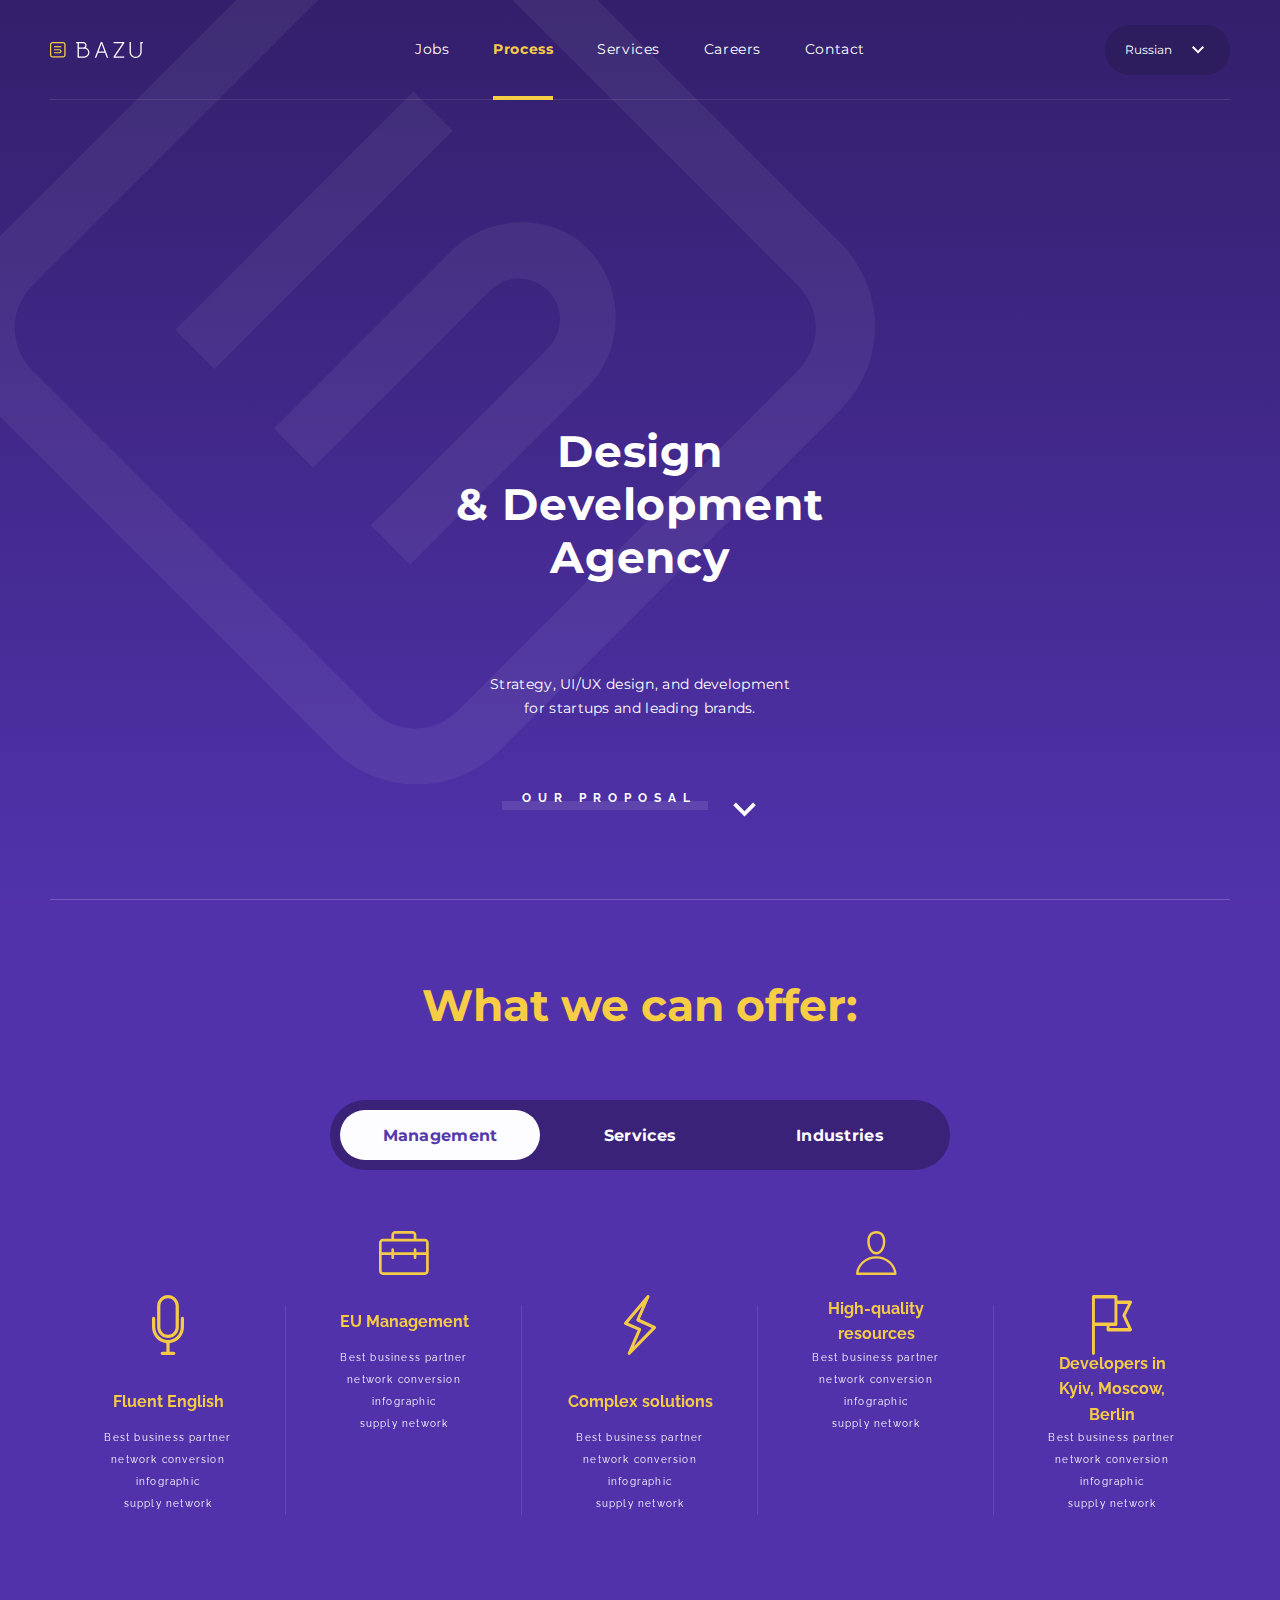
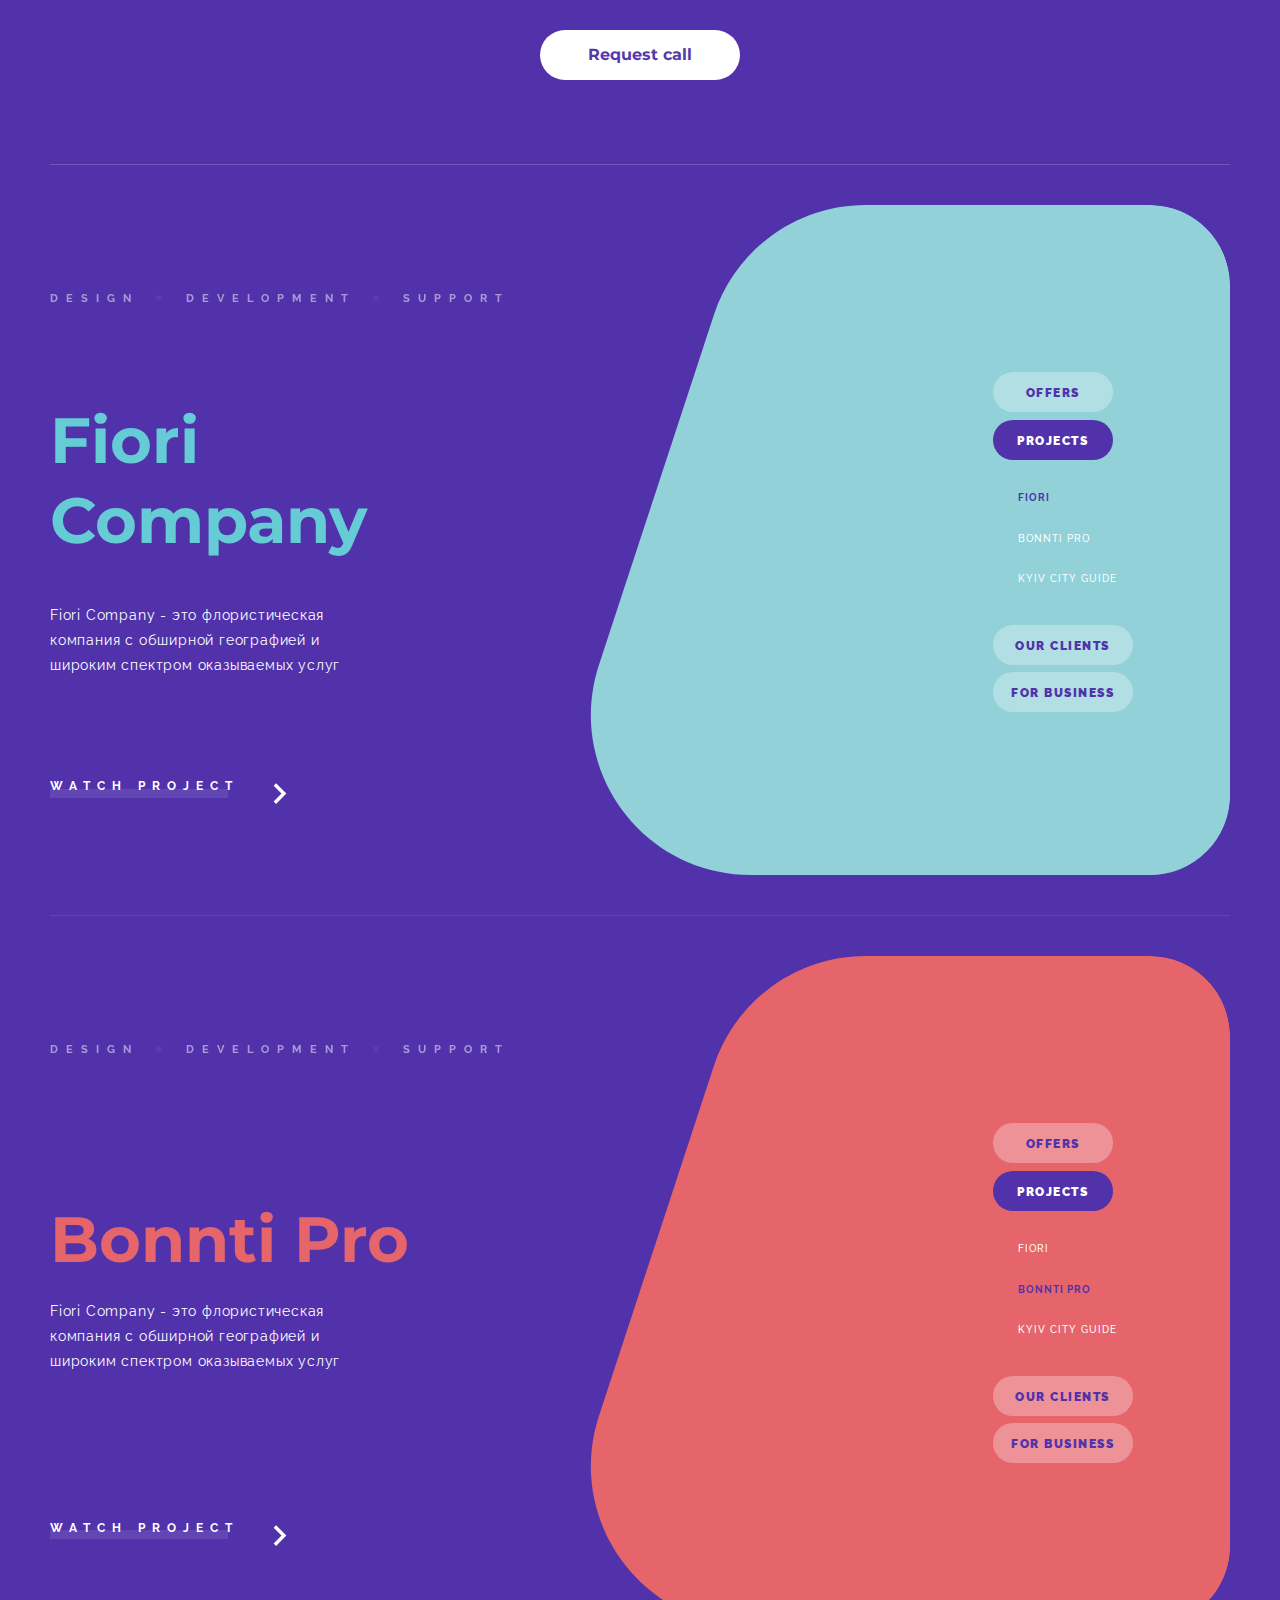
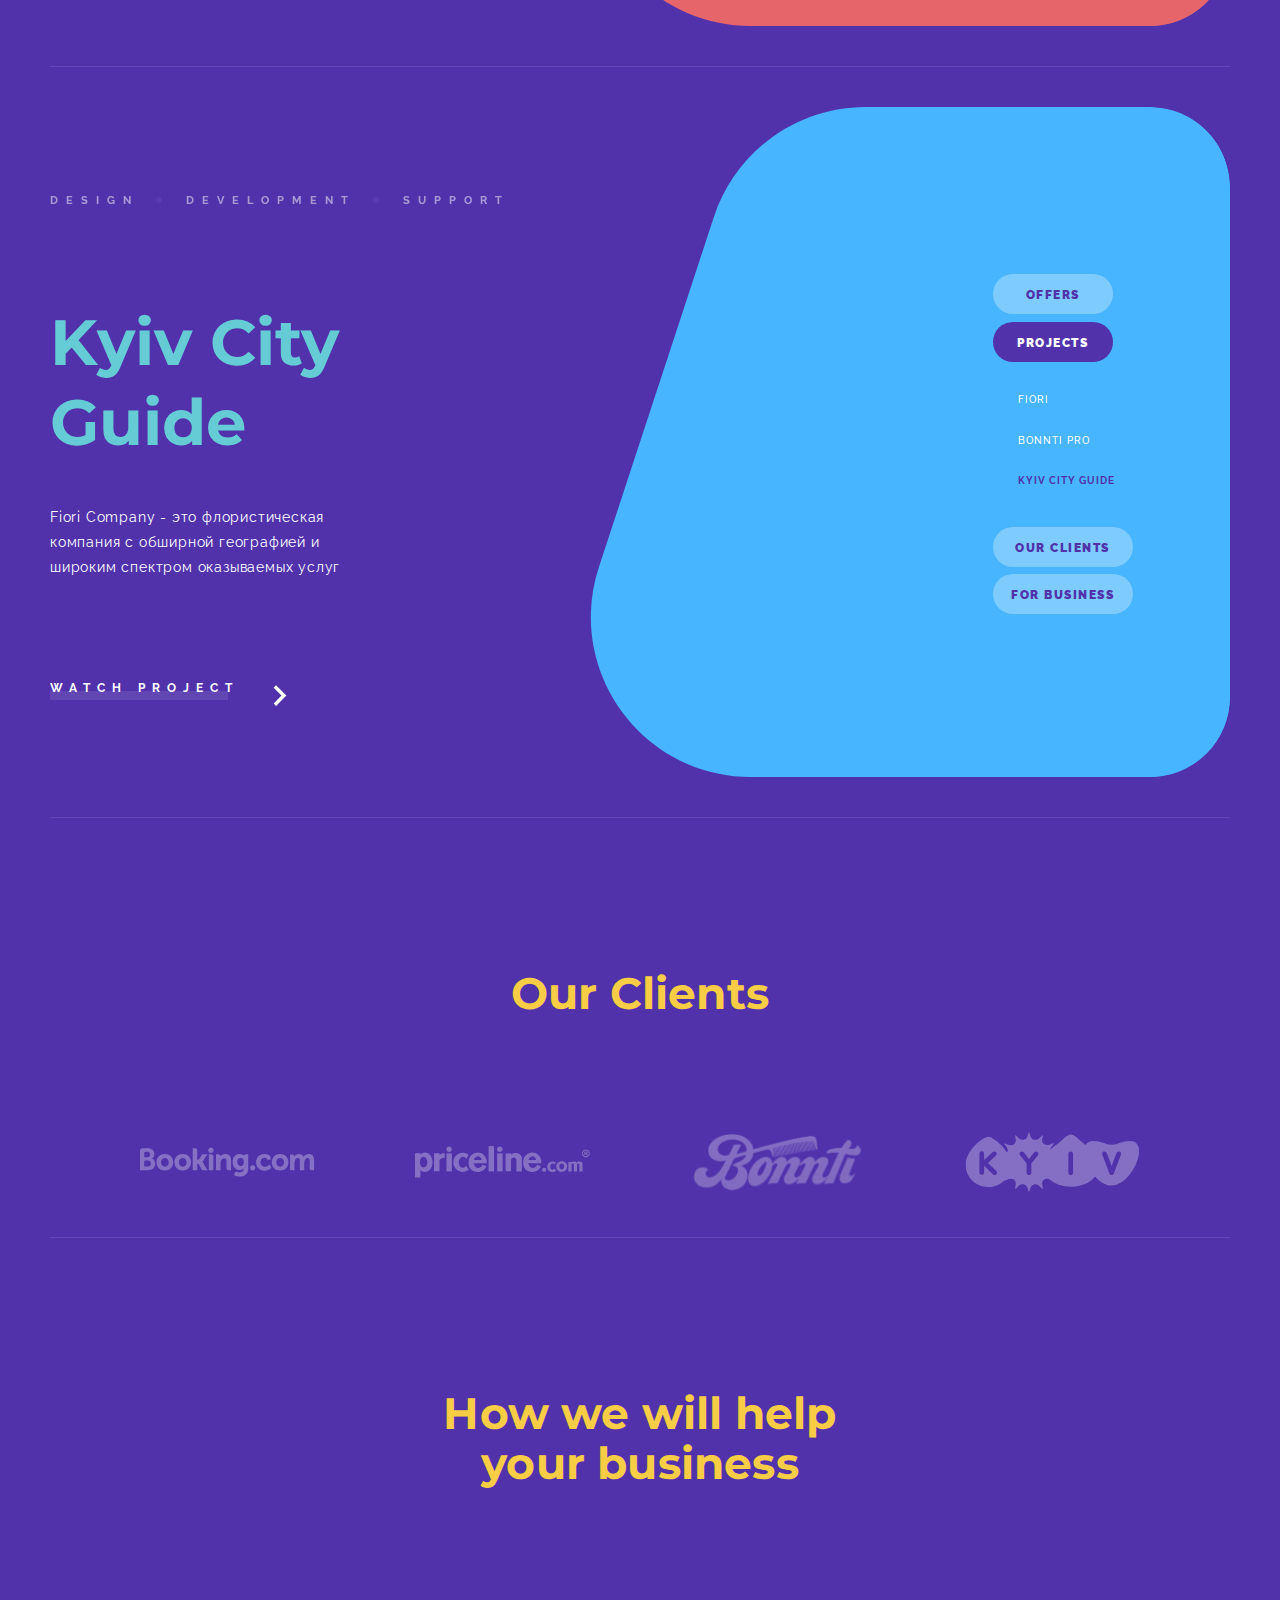
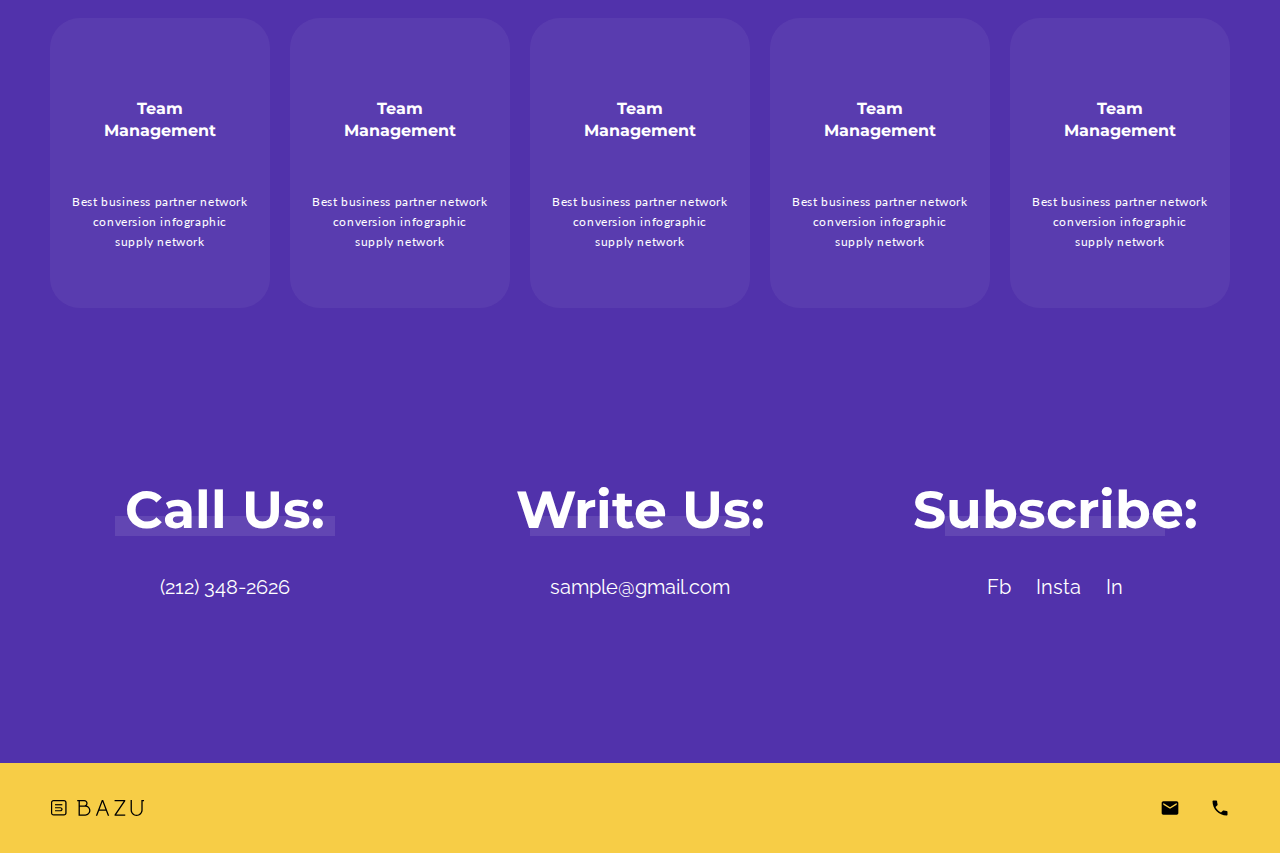
<file: index.html>
<!DOCTYPE html>
<html lang="ru-RU">

<head>
    <meta charset="UTF-8">
    <script src="https://ajax.googleapis.com/ajax/libs/jquery/1.9.0/jquery.min.js"></script>
    <title>BAZU</title>
    <meta http-equiv="X-UA-Compatible" content="IE=edge, chrome=1">
    <meta name="viewport" content="width=device-width, initial-scale=1">
    <link rel="stylesheet" href="css/main.css">
    <script src="js/appear.js"></script>
    <script src="js/ion.tabs.min.js"></script>
    <link rel="stylesheet" type="text/css" href="slick/slick.css" />
    <link rel="stylesheet" type="text/css" href="slick/slick-theme.css" />
    <script type="text/javascript" src="slick/slick.min.js"></script>
    <link rel="stylesheet" href="owl/owl.carousel.min.css">
    <link rel="stylesheet" href="owl/owl.theme.default.css">
    <script src="owl/owl.carousel.min.js"></script>
    <script src="js/script.js"></script>
</head>

<body>
    <div class="wrapper wrapper_index">
        <span class="menu_switcher mobile"></span>
        <div class="header container">

            <a href="#" class="logo"></a>
            <h1 class="menu_title mobile">Menu:</h1>
            <div class="menu">
                <div class="menu_item menu_link_switcher ">
                    <a href="#" class="menu_link pc">Jobs</a>
                    <span class="menu_link mobile">Jobs</span>
                    <div class="menu_sub_links">
                        <a href="#" class="sub_link">Fiori Company</a>
                        <a href="#" class="sub_link">Bonnti Pro</a>
                        <a href="#" class="sub_link">Kyiv City Guide</a>
                    </div>
                </div>
                <div class="menu_item menu_item_active">
                    <a href="http://google.com" class="menu_link">Process</a>
                </div>
                <div class="menu_item">
                    <a href="#" class="menu_link">Services</a>
                </div>
                <div class="menu_item">
                    <a href="#" class="menu_link">Careers</a>
                </div>
                <div class="menu_item">
                    <a href="#" class="menu_link">Contact</a>
                </div>
            </div>
            <h1 class="menu_title mobile">Chose Language:</h1>
            <div class="lang">
                <a href="#" class="lang_active">Russian</a>
                <div class="lang_wrapper">
                    <div class="lang_menu">
                        <a href="#">English</a>
                        <a href="#">Deutch</a>
                        <a href="#">French</a>
                    </div>
                </div>

            </div>
            <div class="mobile menu_close"></div>
        </div>
        <a href="#" class="mobile logo logo_head"></a>
        <section class="section section_header">
            <div class="section_header_wrapper">
                <div class="content_header">
                    <h3>Design<br />& Development<br /> Agency</h3>
                    <p>Strategy, UI/UX design, and development for startups and leading brands.</p>
                    <a class="header_link header_link_animated" href="#offers">OUR PROPOSAL <span></span></a>
                </div>
                <div class="container line"></div>
            </div>
            
        <div class="section_header_index_bg"></div>
        </section>

        <section class="section">
            <div class="section_offer_wrapper container">
                <h3 id="offers">What we can offer:</h3>
                <div class="ionTabs offer_wrapper" id="tabs_1" data-name="Tabs_Group_name">
                    <ul class="ionTabs__head offer_tab">
                        <li class="ionTabs__tab tab_item" data-target="Email"><span>Management</span></li>
                        <li class="ionTabs__tab tab_item" data-target="Phone"><span>Services</span></li>
                        <li class="ionTabs__tab tab_item" data-target="Write"><span>Industries</span></li>
                    </ul>
                    <div class="ionTabs__body">
                        <div class="ionTabs__item" data-name="Email">
                            <div class="offer_content">
                                <div class="offer_content_item">
                                    <i></i>
                                    <span>Fluent English</span>
                                    <p>Best business partner network
                                        conversion infographic<br />
                                        supply network</p>
                                </div>
                                <div class="offer_content_item offer_content_item_2">
                                    <i></i>
                                    <span>EU Management</span>
                                    <p>Best business partner network
                                        conversion infographic<br />
                                        supply network</p>
                                </div>
                                <div class="offer_content_item offer_content_item_3">
                                    <i></i>
                                    <span>Complex solutions</span>
                                    <p>Best business partner network
                                        conversion infographic<br />
                                        supply network</p>
                                </div>
                                <div class="offer_content_item offer_content_item_4">
                                    <i></i>
                                    <span>High-quality<br /> resources</span>
                                    <p>Best business partner network
                                        conversion infographic<br />
                                        supply network</p>
                                </div>
                                <div class="offer_content_item offer_content_item_5">
                                    <i></i>
                                    <span>Developers in<br class="pc"> Kyiv,<br class="mobile"> Moscow,<br class="pc"> Berlin</span>
                                    <p>Best business partner network
                                        conversion infographic<br />
                                        supply network</p>
                                </div>
                            </div>
                        </div>
                        <div class="ionTabs__item" data-name="Phone">
                            <div class="offer_content">

                                <div class="offer_content_item">
                                    <i></i>
                                    <span>EU Management</span>
                                    <p>Best business partner network
                                        conversion infographic<br />
                                        supply network</p>
                                </div>
                                <div class="offer_content_item">
                                    <i></i>
                                    <span>Fluent English</span>
                                    <p>Best business partner network
                                        conversion infographic<br />
                                        supply network</p>
                                </div>

                                <div class="offer_content_item">
                                    <i></i>
                                    <span>High-quality<br /> resources</span>
                                    <p>Best business partner network
                                        conversion infographic<br />
                                        supply network</p>
                                </div>
                                <div class="offer_content_item">
                                    <i></i>
                                    <span>Complex solutions</span>
                                    <p>Best business partner network
                                        conversion infographic<br />
                                        supply network</p>
                                </div>
                                <div class="offer_content_item">
                                    <i></i>
                                    <span>Developers in<br class="pc"> Kyiv,<br class="mobile"> Moscow,<br class="pc"> Berlin</span>
                                    <p>Best business partner network
                                        conversion infographic<br />
                                        supply network</p>
                                </div>
                            </div>
                        </div>
                        <div class="ionTabs__item" data-name="Write">
                            <div class="offer_content">
                                <div class="offer_content_item">
                                    <i></i>
                                    <span>Fluent English</span>
                                    <p>Best business partner network
                                        conversion infographic<br />
                                        supply network</p>
                                </div>
                                <div class="offer_content_item">
                                    <i></i>
                                    <span>EU Management</span>
                                    <p>Best business partner network
                                        conversion infographic<br />
                                        supply network</p>
                                </div>
                                <div class="offer_content_item">
                                    <i></i>
                                    <span>Complex solutions</span>
                                    <p>Best business partner network
                                        conversion infographic<br />
                                        supply network</p>
                                </div>
                                <div class="offer_content_item">
                                    <i></i>
                                    <span>High-quality<br /> resources</span>
                                    <p>Best business partner network
                                        conversion infographic<br />
                                        supply network</p>
                                </div>
                                <div class="offer_content_item">
                                    <i></i>
                                    <span>Developers in<br class="pc"> Kyiv,<br class="mobile"> Moscow,<br class="pc"> Berlin</span>
                                    <p>Best business partner network
                                        conversion infographic<br />
                                        supply network</p>
                                </div>
                            </div>
                        </div>

                        <div class="ionTabs__preloader"></div>
                    </div>
                </div>
                
                <a href="#" class="button_call">Request call</a>
                <div class="container line"></div>
            </div>

        </section>

        <!--////////// SECTION I //////////-->

        <section class="section section_1" id="section_1">
            <div class="bg_show bg_show_1"></div>
            <div class="section_wrapper_main">
                <div class="wrapper_background container">
                    <div class="section_background_back section_background_back_1">
                        <div class="back_1_element back_1_element_1">
                            <div class="back_1_element_bg"></div>
                        </div>
                        <div class="back_1_element back_1_element_2">
                            <div class="back_1_element_bg"></div>
                        </div>
                        <div class="back_1_element back_1_element_3">
                            <div class="back_1_element_bg"></div>
                        </div>
                        <div class="back_1_element back_1_element_4">
                            <div class="back_1_element_bg"></div>
                        </div>
                        <div class="back_1_element back_1_element_5">
                            <div class="back_1_element_bg"></div>
                        </div>
                    </div>
                    <div class="section_background_front section_background_front_1">
                    </div>
                    <div class="section_main_content">
                        <div class="main_content_left">
                            <div class="content_services pc">
                                <a href="#" class="content_service">Design</a>
                                <a href="#" class="content_service">Development</a>
                                <a href="#" class="content_service">Support</a>
                            </div>
                            <div class="content_text">
                                <h1>Fiori Company</h1>
                                <p>Fiori Company - это флористическая компания с обширной географией и широким спектром оказываемых услуг</p>
                            </div>
                            <a class="header_link header_link_projects" href="#">Watch project<span></span></a>
                        </div>
                        <div class="main_content_right pc">
                            <div class="menu_page">
                                <div class="menu_page_item">
                                    <a href="" class="menu_page_link">Offers</a>
                                </div>
                                <div class="menu_page_item menu_page_item_active">
                                    <a href="" class="menu_page_link">Projects</a>
                                </div>
                                <div class="menu_page_sub">
                                    <a href="#" class="menu_page_link menu_page_link_active">Fiori</a>
                                    <a href="#section_2" class="menu_page_link">Bonnti Pro</a>
                                    <a href="#section_3" class="menu_page_link">Kyiv City Guide</a>
                                </div>
                                <div class="menu_page_item menu_page_item_wide">
                                    <a href="" class="menu_page_link">OUR Clients</a>
                                </div>
                                <div class="menu_page_item menu_page_item_wide">
                                    <a href="" class="menu_page_link">FOR BUSINESS</a>
                                </div>

                            </div>
                        </div>
                    </div>
                </div>
            </div>
            <div class="container line"></div>
        </section>

        <!--////////// SECTION I I //////////-->


        <section class="section section_2" id="section_2">
            <div class="bg_show bg_show_2"></div>
            <div class="section_wrapper_main">
                <div class="wrapper_background container">
                    <div class="section_background_back section_background_back_2">
                        <div class="back_2_element back_2_element_1">
                            <div class="back_2_element_bg"></div>
                        </div>
                        <div class="back_2_element back_2_element_2">
                            <div class="back_2_element_bg"></div>
                        </div>
                        <div class="back_2_element back_2_element_3">
                            <div class="back_2_element_bg"></div>
                        </div>
                        <div class="back_2_element back_2_element_4">
                            <div class="back_2_element_bg"></div>
                        </div>
                    </div>
                    <div class="section_background_front section_background_front_2">
                    </div>
                    <div class="section_main_content">
                        <div class="main_content_left">
                            <div class="content_services pc">
                                <a href="#" class="content_service">Design</a>
                                <a href="#" class="content_service">Development</a>
                                <a href="#" class="content_service">Support</a>
                            </div>
                            <div class="content_text">
                                <h1>Bonnti Pro</h1>
                                <p>Fiori Company - это флористическая компания с обширной географией и широким спектром оказываемых услуг</p>
                            </div>
                            <a class="header_link header_link_projects" href="#">Watch project<span></span></a>
                        </div>
                        <div class="main_content_right pc">
                            <div class="menu_page">
                                <div class="menu_page_item">
                                    <a href="" class="menu_page_link">Offers</a>
                                </div>
                                <div class="menu_page_item menu_page_item_active">
                                    <a href="" class="menu_page_link">Projects</a>
                                </div>
                                <div class="menu_page_sub">
                                    <a href="#section_1" class="menu_page_link">Fiori</a>
                                    <a href="#" class="menu_page_link menu_page_link_active">Bonnti Pro</a>
                                    <a href="#section_3" class="menu_page_link">Kyiv City Guide</a>
                                </div>
                                <div class="menu_page_item menu_page_item_wide">
                                    <a href="" class="menu_page_link">OUR Clients</a>
                                </div>
                                <div class="menu_page_item menu_page_item_wide">
                                    <a href="" class="menu_page_link">FOR BUSINESS</a>
                                </div>

                            </div>
                        </div>
                    </div>
                </div>
            </div>
            <div class="container line"></div>
        </section>

        <!--////////// SECTION I I I //////////-->

        <section class="section section_3" id="section_3">
            <div class="bg_show bg_show_3"></div>
            <div class="section_wrapper_main">
                <div class="wrapper_background container">
                    <!--background animated-->
                    <div class="section_background_back section_background_back_3">
                        <div class="back_3_element back_3_element_1">
                            <div class="back_3_element_bg"></div>
                        </div>
                        <div class="back_3_element back_3_element_2">
                            <div class="back_3_element_bg"></div>
                        </div>
                        <div class="back_3_element back_3_element_3">
                            <div class="back_3_element_bg"></div>
                        </div>
                    </div>
                    <div class="section_background_back section_background_back_3">
                    </div>
                    <!--background front-->
                    <div class="section_background_front section_background_front_3">
                    </div>
                    <div class="section_main_content">
                        <div class="main_content_left">
                            <div class="content_services pc">
                                <a href="#" class="content_service">Design</a>
                                <a href="#" class="content_service">Development</a>
                                <a href="#" class="content_service">Support</a>
                            </div>
                            <div class="content_text">
                                <h1>Kyiv City Guide</h1>
                                <p>Fiori Company - это флористическая компания с обширной географией и широким спектром оказываемых услуг</p>
                            </div>
                            <a class="header_link header_link_projects" href="#">Watch project<span></span></a>
                        </div>
                        <div class="main_content_right pc">
                            <div class="menu_page">
                                <div class="menu_page_item">
                                    <a href="" class="menu_page_link">Offers</a>
                                </div>
                                <div class="menu_page_item menu_page_item_active">
                                    <a href="" class="menu_page_link">Projects</a>
                                </div>
                                <div class="menu_page_sub">
                                    <a href="#section_1" class="menu_page_link">Fiori</a>
                                    <a href="#section_2" class="menu_page_link">Bonnti Pro</a>
                                    <a href="#" class="menu_page_link menu_page_link_active">Kyiv City Guide</a>
                                </div>
                                <div class="menu_page_item menu_page_item_wide">
                                    <a href="" class="menu_page_link">OUR Clients</a>
                                </div>
                                <div class="menu_page_item menu_page_item_wide">
                                    <a href="" class="menu_page_link">FOR BUSINESS</a>
                                </div>

                            </div>
                        </div>
                    </div>
                </div>
            </div>
            <div class="container line"></div>
        </section>

        <!--////////// SECTION I V //////////-->

        <section class="section section_4">
            <div class="container">
                <h1 class="title_section">Our Clients</h1>
            </div>

            <div class="container clients_wrapper">

                <div class="clients">
                    <a href="#" class="clients_item"></a>
                    <a href="#" class="clients_item"></a>
                    <a href="#" class="clients_item"></a>
                    <a href="#" class="clients_item"></a>
                </div>
            </div>
            <div class="container line"></div>
        </section>

        <!--////////// SECTION V //////////-->

        <section class="section section_5">
            <div class="container">
                <h1 class="title_section">How we will help
                    your business</h1>
            </div>
            <div class="container clients_wrapper">
                <div class="help">
                    <div class="help_item">
                        <div class="help_item_hover">
                            <h5>Contact Us
                                To Know More</h5>
                            <a href="#" class="help_item_link">Request call</a>
                        </div>
                        <div class="help_item_content">
                            <h5>Team<br /> Management</h5>
                            <p>Best business partner network<br />
                                conversion infographic<br />
                                supply network</p>
                        </div>
                    </div>
                    <div class="help_item">
                        <div class="help_item_hover">
                            <h5>Contact Us
                                To Know More</h5>
                            <a href="#" class="help_item_link">Request call</a>
                        </div>
                        <div class="help_item_content">
                            <h5>Team<br /> Management</h5>
                            <p>Best business partner network<br />
                                conversion infographic<br />
                                supply network</p>
                        </div>
                    </div>
                    <div class="help_item">
                        <div class="help_item_hover">
                            <h5>Contact Us
                                To Know More</h5>
                            <a href="#" class="help_item_link">Request call</a>
                        </div>
                        <div class="help_item_content">
                            <h5>Team<br /> Management</h5>
                            <p>Best business partner network<br />
                                conversion infographic<br />
                                supply network</p>
                        </div>
                    </div>
                    <div class="help_item">
                        <div class="help_item_hover">
                            <h5>Contact Us
                                To Know More</h5>
                            <a href="#" class="help_item_link">Request call</a>
                        </div>
                        <div class="help_item_content">
                            <h5>Team<br /> Management</h5>
                            <p>Best business partner network<br />
                                conversion infographic<br />
                                supply network</p>
                        </div>
                    </div>
                    <div class="help_item">
                        <div class="help_item_hover">
                            <h5>Contact Us
                                To Know More</h5>
                            <a href="#" class="help_item_link">Request call</a>
                        </div>
                        <div class="help_item_content">
                            <h5>Team<br /> Management</h5>
                            <p>Best business partner network<br />
                                conversion infographic<br />
                                supply network</p>
                        </div>
                    </div>
                </div>
            </div>

        </section>

        <!--////////// SECTION VI //////////-->

        <section class="section section_6">
            <div class="container">
                <div class="call">
                    <div class="call_item">
                        <h2>Call Us:</h2>
                        <a href="tel:2123482626" class="call_mail">(212) 348-2626</a>
                    </div>
                    <div class="call_item">
                        <h2>Write Us:</h2>
                        <a href="#" class="call_mail">sample@gmail.com</a>
                    </div>
                    <div class="call_item">
                        <h2>Subscribe:</h2>
                        <div class="social">
                            <a href="#">Fb</a>
                            <a href="#">Insta</a>
                            <a href="#">In</a>
                        </div>
                    </div>
                </div>
            </div>
        </section>
        <!--<div class="section_header_index_bg"></div>-->
    </div>
    <footer class="footer">
        <div class="container">
            <a href="#" class="footer_logo"></a>
            <div class="footer_contacts pc">
                <a href="#" class="footer_contacts_item"></a>
                <a href="#" class="footer_contacts_item"></a>
            </div>
        </div>
    </footer>
</body>

</html>
</file>
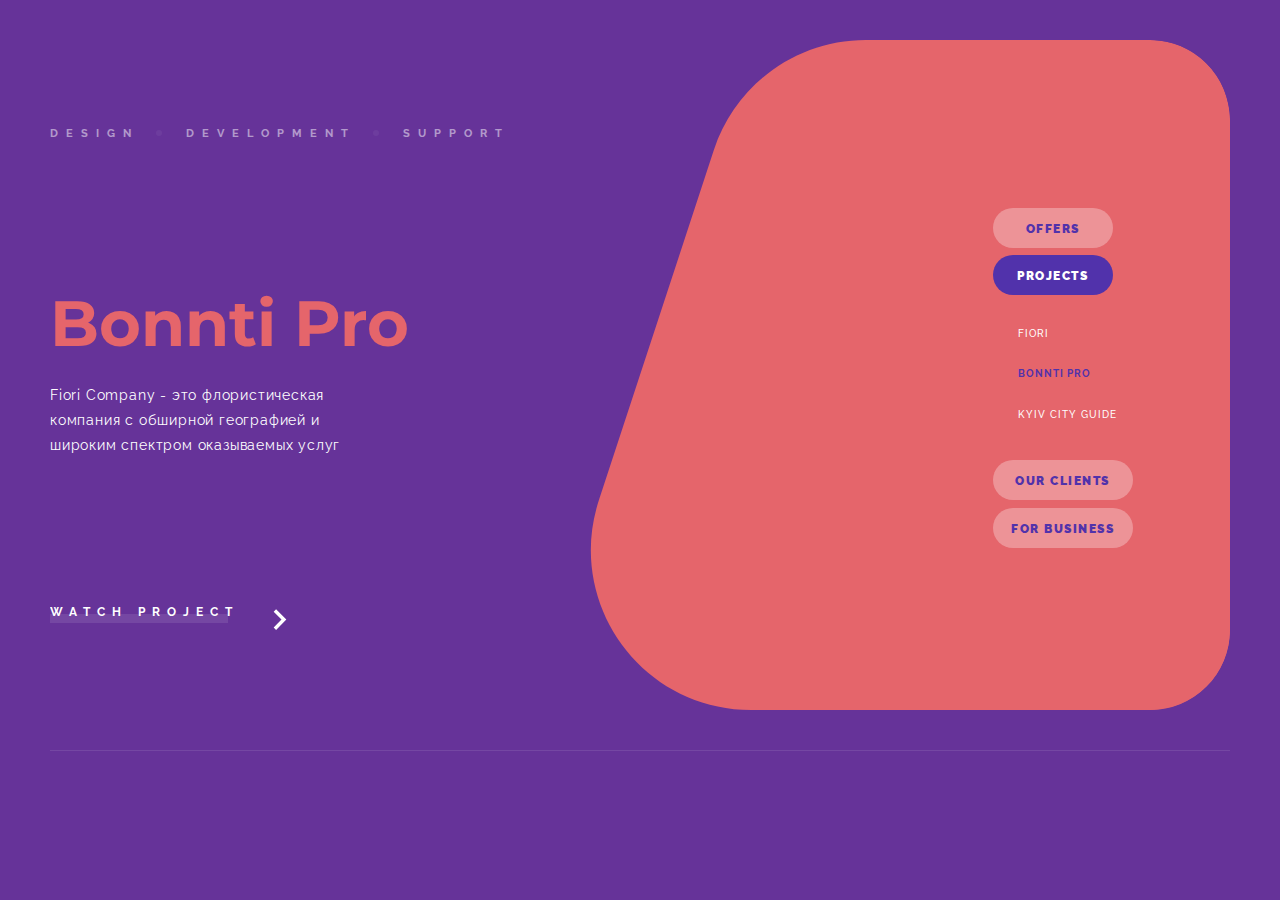
<file: animate.html>
<!DOCTYPE html>
<html lang="ru-RU">

<head>
    <meta charset="UTF-8">
    <script src="https://ajax.googleapis.com/ajax/libs/jquery/1.9.0/jquery.min.js"></script>
    <title>BAZU</title>
    <meta http-equiv="X-UA-Compatible" content="IE=edge, chrome=1">
    <meta name="viewport" content="width=device-width, initial-scale=1">
    <link rel="stylesheet" href="css/main.css">
    <script src="js/appear.js"></script>
    <script src="js/ion.tabs.min.js"></script>
    <link rel="stylesheet" type="text/css" href="slick/slick.css" />
    <link rel="stylesheet" type="text/css" href="slick/slick-theme.css" />
    <script type="text/javascript" src="slick/slick.min.js"></script>
    <link rel="stylesheet" href="owl/owl.carousel.min.css">
    <link rel="stylesheet" href="owl/owl.theme.default.css">
    <script src="owl/owl.carousel.min.js"></script>
    <script src="js/script.js"></script>
</head>

<body>

        <section class="section section_2" id="section_2">
            <div class="bg_show bg_show_2"></div>
            <div class="section_wrapper_main">
                <div class="wrapper_background container">
                    <div class="section_background_back section_background_back_2">
                        <div class="back_2_element back_2_element_1">
                            <div class="back_2_element_bg"></div>
                        </div>
                        <div class="back_2_element back_2_element_2">
                            <div class="back_2_element_bg"></div>
                        </div>
                        <div class="back_2_element back_2_element_3">
                            <div class="back_2_element_bg"></div>
                        </div>
                        <div class="back_2_element back_2_element_4">
                            <div class="back_2_element_bg"></div>
                        </div>
                    </div>
                    <div class="section_background_front section_background_front_2">
                    </div>
                    <div class="section_main_content">
                        <div class="main_content_left">
                            <div class="content_services pc">
                                <a href="#" class="content_service">Design</a>
                                <a href="#" class="content_service">Development</a>
                                <a href="#" class="content_service">Support</a>
                            </div>
                            <div class="content_text">
                                <h1>Bonnti Pro</h1>
                                <p>Fiori Company - это флористическая компания с обширной географией и широким спектром оказываемых услуг</p>
                            </div>
                            <a class="header_link" href="#">Watch project</a>
                        </div>
                        <div class="main_content_right pc">
                            <div class="menu_page">
                                <div class="menu_page_item">
                                    <a href="" class="menu_page_link">Offers</a>
                                </div>
                                <div class="menu_page_item menu_page_item_active">
                                    <a href="" class="menu_page_link">Projects</a>
                                </div>
                                <div class="menu_page_sub">
                                    <a href="#section_1" class="menu_page_link">Fiori</a>
                                    <a href="#" class="menu_page_link menu_page_link_active">Bonnti Pro</a>
                                    <a href="#section_3" class="menu_page_link">Kyiv City Guide</a>
                                </div>
                                <div class="menu_page_item menu_page_item_wide">
                                    <a href="" class="menu_page_link">OUR Clients</a>
                                </div>
                                <div class="menu_page_item menu_page_item_wide">
                                    <a href="" class="menu_page_link">FOR BUSINESS</a>
                                </div>

                            </div>
                        </div>
                    </div>
                </div>
            </div>
            <div class="container line"></div>
        </section>

        <!--////////// SECTION I I I //////////-->

</body>

</html>
</file>
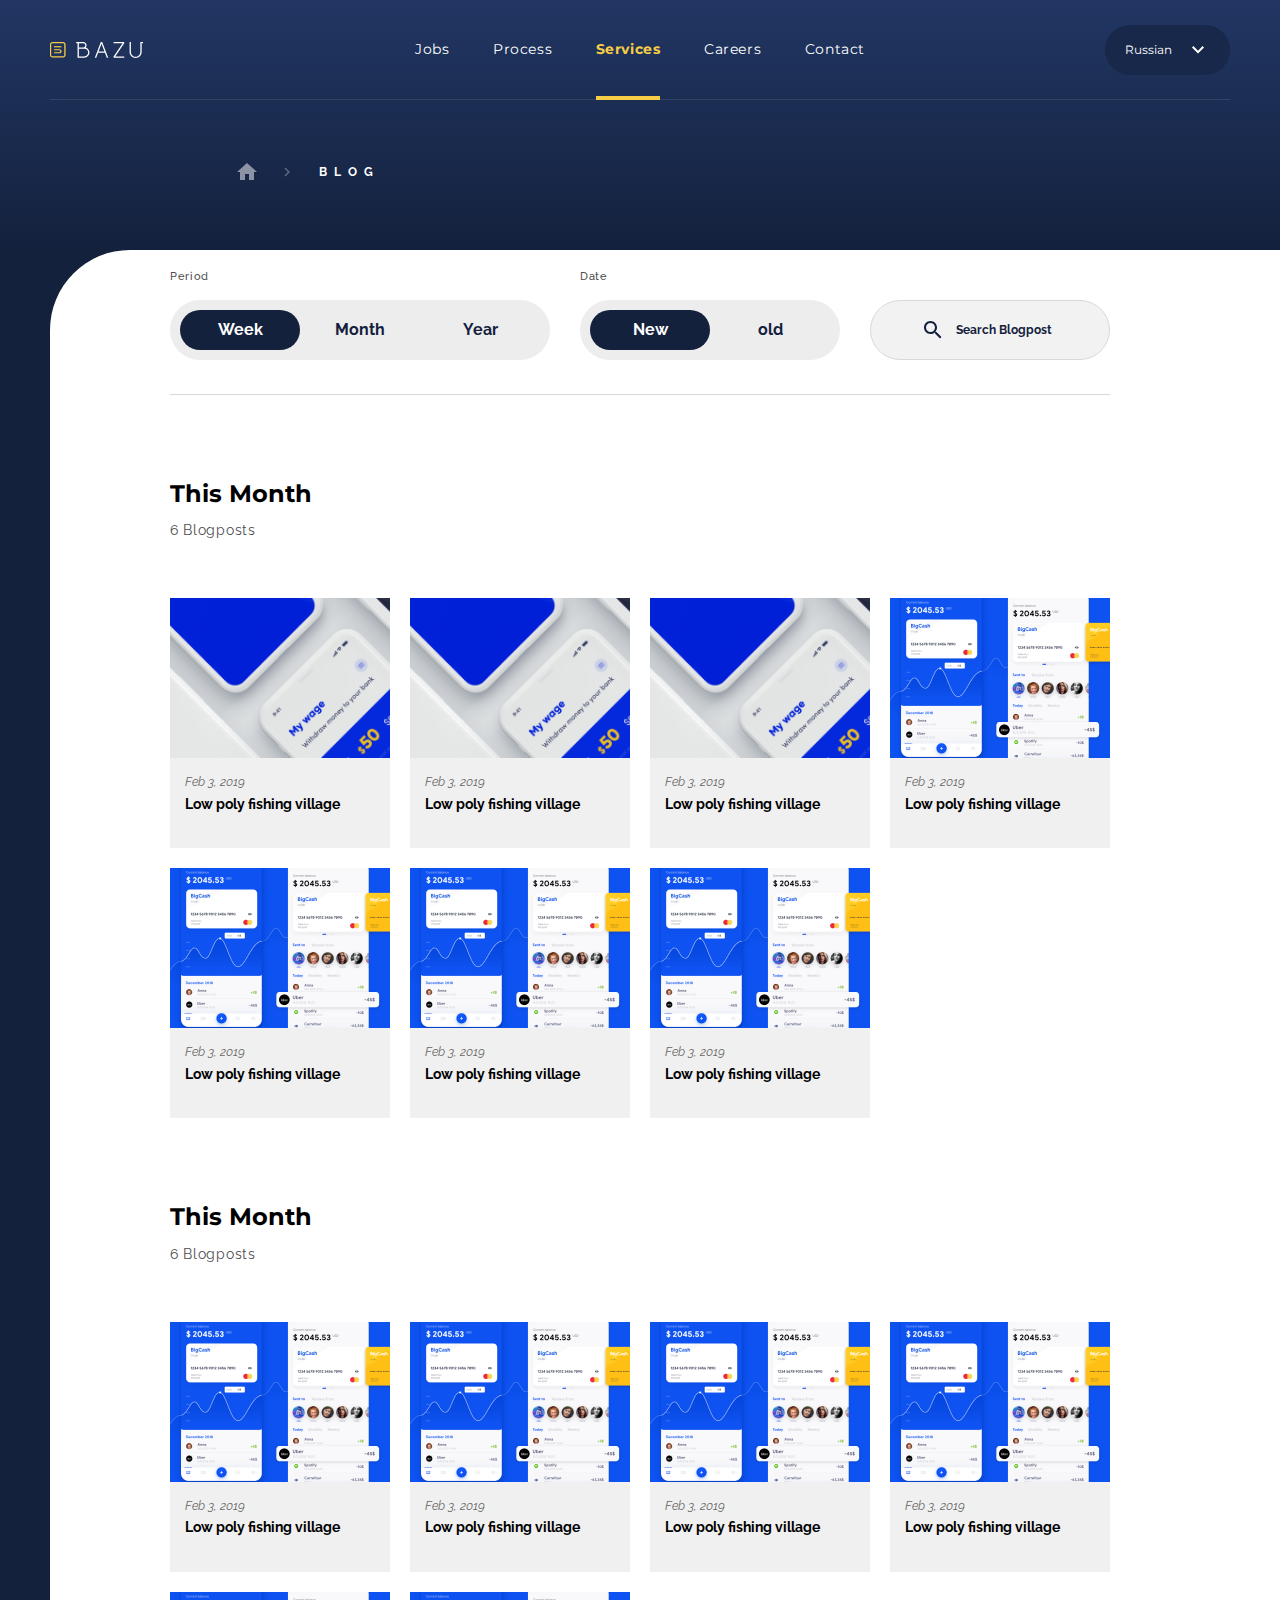
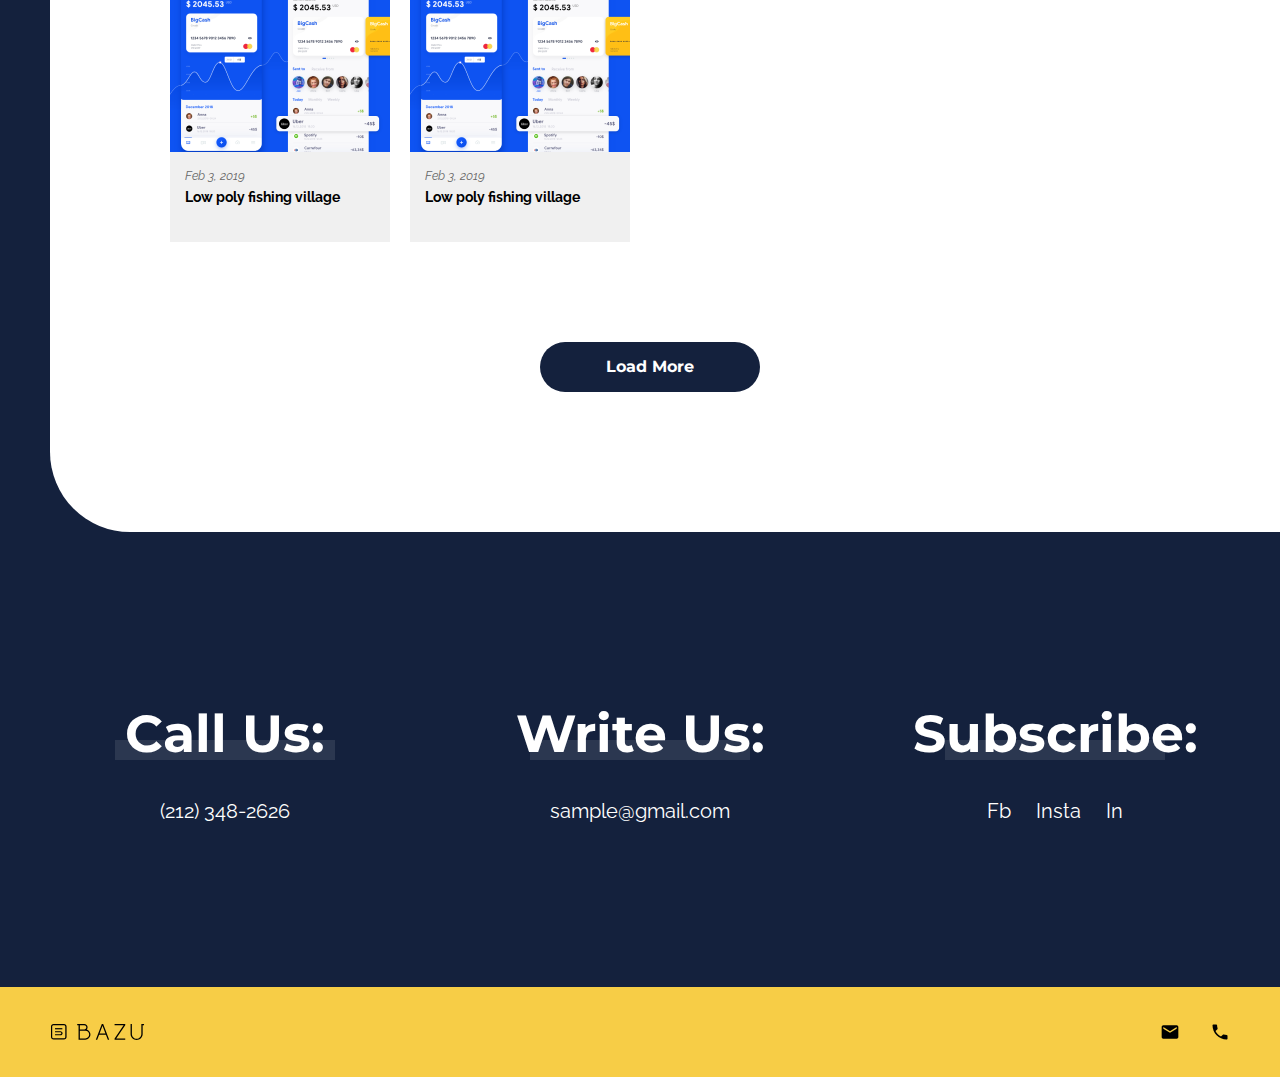
<file: blog.html>
<!DOCTYPE html>
<html lang="ru-RU">

<head>
    <meta charset="UTF-8">
    <script src="https://ajax.googleapis.com/ajax/libs/jquery/1.9.0/jquery.min.js"></script>
    <title>Our services</title>
    <meta http-equiv="X-UA-Compatible" content="IE=edge, chrome=1">
    <meta name="viewport" content="width=device-width, initial-scale=1">
    <link rel="stylesheet" href="css/main.css">
    <script src="js/appear.js"></script>
    <script src="js/ion.tabs.min.js"></script>
    <link rel="stylesheet" type="text/css" href="slick/slick.css" />
    <link rel="stylesheet" type="text/css" href="slick/slick-theme.css" />
    <script type="text/javascript" src="slick/slick.min.js"></script>
    <link rel="stylesheet" href="owl/owl.carousel.min.css">
    <link rel="stylesheet" href="owl/owl.theme.default.css">
    <script src="owl/owl.carousel.min.js"></script>
    <script src="js/script.js"></script>
</head>

<body>
    <div class="wrapper wrapper_blog">
        <span class="menu_switcher mobile"></span>
        <div class="header container">

            <a href="#" class="logo"></a>
            <h1 class="menu_title mobile">Menu:</h1>
            <div class="menu">
                <div class="menu_item menu_link_switcher ">
                    <a href="#" class="menu_link pc">Jobs</a>
                    <span class="menu_link mobile">Jobs</span>
                    <div class="menu_sub_links">
                        <a href="#" class="sub_link">Fiori Company</a>
                        <a href="#" class="sub_link">Bonnti Pro</a>
                        <a href="#" class="sub_link">Kyiv City Guide</a>
                    </div>
                </div>
                <div class="menu_item">
                    <a href="http://google.com" class="menu_link">Process</a>
                </div>
                <div class="menu_item menu_item_active">
                    <a href="#" class="menu_link">Services</a>
                </div>
                <div class="menu_item">
                    <a href="#" class="menu_link">Careers</a>
                </div>
                <div class="menu_item">
                    <a href="#" class="menu_link">Contact</a>
                </div>
            </div>
            <h1 class="menu_title mobile">Chose Language:</h1>
            <div class="lang">
                <a href="#" class="lang_active">Russian</a>
                <div class="lang_wrapper">
                    <div class="lang_menu">
                        <a href="#">English</a>
                        <a href="#">Deutch</a>
                        <a href="#">French</a>
                    </div>
                </div>

            </div>
            <div class="mobile menu_close"></div>
        </div>
        <a href="#" class="mobile logo logo_head"></a>
        <section class="section section_header_blog">
            <div class="container pc">
                <div class="breadcrumbs">
                    <a href="#" class="breadcrumbs_home"></a>
                    <a href="#" class="breadcrumbs_item">Blog</a>
                </div>
            </div>

        </section>
        <!--WRAPPER INNER-->

        <div class="process_wrapper blog_wrapper container">
            <div class="blog_header">
               <div class="blog_tab_period_wrapper">
                  <p>Period</p>
                   <div class="blog_tab_period">
                    <a href="#" class="blog_tab_item blog_tab_item_active">Week</a>
                    <a href="#" class="blog_tab_item">Month</a>
                    <a href="#" class="blog_tab_item">Year</a>
                </div>
               </div>
                <div class="blog_tab_time_wrapper">
                    <p>Date</p>
                     <div class="blog_tab_time">
                    <a href="#" class="blog_tab_item blog_tab_item_active">New</a>
                    <a href="#" class="blog_tab_item">old</a>
                </div>
                </div>
               <button class="blog_swither"></button>
                <input type="text" class="blog_search" placeholder="Search Blogpost">
                <div class="blog_search_hint">
                    <div class="blog_search_hint_item">
                       <a href="#" class="blog_item_content">
                           <span class="date">Feb 3, 2019</span>
                            <h6 class="blog_title">Low poly fishing village</h6>
                       </a>
                    </div>
                     <div class="blog_search_hint_item">
                       <a href="#" class="blog_item_content">
                           <span class="date">Feb 3, 2019</span>
                            <h6 class="blog_title">Play The Music You Like Now</h6>
                       </a>
                    </div>
                     <div class="blog_search_hint_item">
                       <a href="#" class="blog_item_content">
                           <span class="date">Feb 3, 2019</span>
                            <h6 class="blog_title">Low poly fishing village</h6>
                       </a>
                    </div>
                </div>
            </div>
            <div class="blog_content">
                <h4>This Month</h4>
                <p class="blog_number">6 Blogposts</p>
                <div class="blog_list">
                    <a href="#" class="blog_item">
                        <div class="img_wrapper">
                            <img src="img/test_blog_2.png" alt="">
                        </div>
                        <div class="blog_item_content">
                            <span class="date">Feb 3, 2019</span>
                            <h6 class="blog_title">Low poly fishing village</h6>
                        </div>
                    </a>
                    <a href="#" class="blog_item">
                        <div class="img_wrapper">
                            <img src="img/test_blog_2.png" alt="">
                        </div>
                        <div class="blog_item_content">
                            <span class="date">Feb 3, 2019</span>
                            <h6 class="blog_title">Low poly fishing village</h6>
                        </div>
                    </a>
                    <a href="#" class="blog_item">
                        <div class="img_wrapper">
                            <img src="img/test_blog_2.png" alt="">
                        </div>
                        <div class="blog_item_content">
                            <span class="date">Feb 3, 2019</span>
                            <h6 class="blog_title">Low poly fishing village</h6>
                        </div>
                    </a>
                    <a href="#" class="blog_item">
                        <div class="img_wrapper">
                            <img src="img/test_blog.png" alt="">
                        </div>
                        <div class="blog_item_content">
                            <span class="date">Feb 3, 2019</span>
                            <h6 class="blog_title">Low poly fishing village</h6>
                        </div>
                    </a>
                    <a href="#" class="blog_item">
                        <div class="img_wrapper">
                            <img src="img/test_blog.png" alt="">
                        </div>
                        <div class="blog_item_content">
                            <span class="date">Feb 3, 2019</span>
                            <h6 class="blog_title">Low poly fishing village</h6>
                        </div>
                    </a>
                    <a href="#" class="blog_item">
                        <div class="img_wrapper">
                            <img src="img/test_blog.png" alt="">
                        </div>
                        <div class="blog_item_content">
                            <span class="date">Feb 3, 2019</span>
                            <h6 class="blog_title">Low poly fishing village</h6>
                        </div>
                    </a><a href="#" class="blog_item">
                        <div class="img_wrapper">
                            <img src="img/test_blog.png" alt="">
                        </div>
                        <div class="blog_item_content">
                            <span class="date">Feb 3, 2019</span>
                            <h6 class="blog_title">Low poly fishing village</h6>
                        </div>
                    </a>
                </div>

                <h4>This Month</h4>
                <p class="blog_number">6 Blogposts</p>
                <div class="blog_list">
                    <a href="#" class="blog_item">
                        <div class="img_wrapper">
                            <img src="img/test_blog.png" alt="">
                        </div>
                        <div class="blog_item_content">
                            <span class="date">Feb 3, 2019</span>
                            <h6 class="blog_title">Low poly fishing village</h6>
                        </div>
                    </a>
                    <a href="#" class="blog_item">
                        <div class="img_wrapper">
                            <img src="img/test_blog.png" alt="">
                        </div>
                        <div class="blog_item_content">
                            <span class="date">Feb 3, 2019</span>
                            <h6 class="blog_title">Low poly fishing village</h6>
                        </div>
                    </a>
                    <a href="#" class="blog_item">
                        <div class="img_wrapper">
                            <img src="img/test_blog.png" alt="">
                        </div>
                        <div class="blog_item_content">
                            <span class="date">Feb 3, 2019</span>
                            <h6 class="blog_title">Low poly fishing village</h6>
                        </div>
                    </a>
                    <a href="#" class="blog_item">
                        <div class="img_wrapper">
                            <img src="img/test_blog.png" alt="">
                        </div>
                        <div class="blog_item_content">
                            <span class="date">Feb 3, 2019</span>
                            <h6 class="blog_title">Low poly fishing village</h6>
                        </div>
                    </a>
                    <a href="#" class="blog_item">
                        <div class="img_wrapper">
                            <img src="img/test_blog.png" alt="">
                        </div>
                        <div class="blog_item_content">
                            <span class="date">Feb 3, 2019</span>
                            <h6 class="blog_title">Low poly fishing village</h6>
                        </div>
                    </a>
                    <a href="#" class="blog_item">
                        <div class="img_wrapper">
                            <img src="img/test_blog.png" alt="">
                        </div>
                        <div class="blog_item_content">
                            <span class="date">Feb 3, 2019</span>
                            <h6 class="blog_title">Low poly fishing village</h6>
                        </div>
                    </a>
                </div>
                
            </div>
            <a href="#" class="brief brief_blog">Load More</a>
        </div>
        <section class="section">
            <div class="container">
                <div class="call">
                    <div class="call_item">
                        <h2>Call Us:</h2>
                        <a href="tel:2123482626" class="call_mail">(212) 348-2626</a>
                    </div>
                    <div class="call_item">
                        <h2>Write Us:</h2>
                        <a href="#" class="call_mail">sample@gmail.com</a>
                    </div>
                    <div class="call_item">
                        <h2>Subscribe:</h2>
                        <div class="social">
                            <a href="#">Fb</a>
                            <a href="#">Insta</a>
                            <a href="#">In</a>
                        </div>
                    </div>
                </div>
            </div>

        </section>
    </div>

    <footer class="footer">
        <div class="container">
            <a href="#" class="footer_logo"></a>
            <div class="footer_contacts pc">
                <a href="#" class="footer_contacts_item"></a>
                <a href="#" class="footer_contacts_item"></a>
            </div>
        </div>
    </footer>
</body>

</html>
</file>
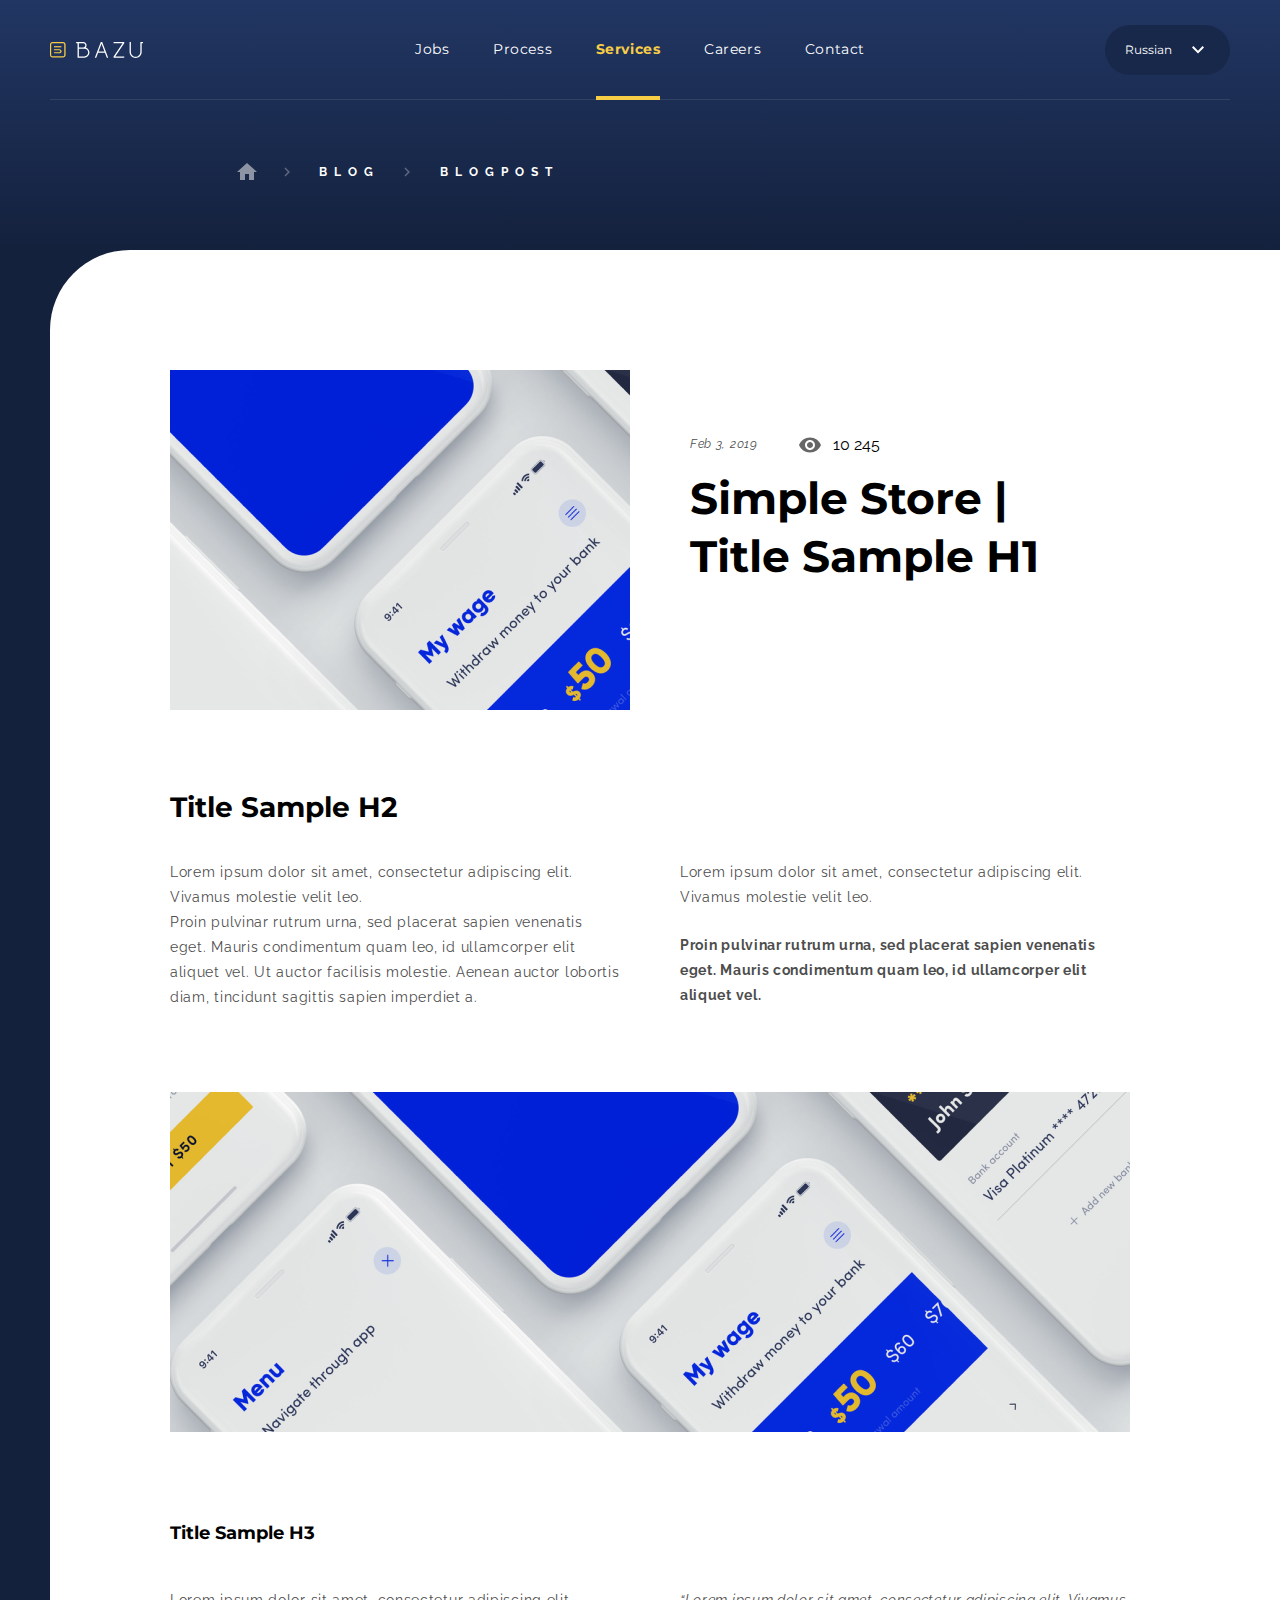
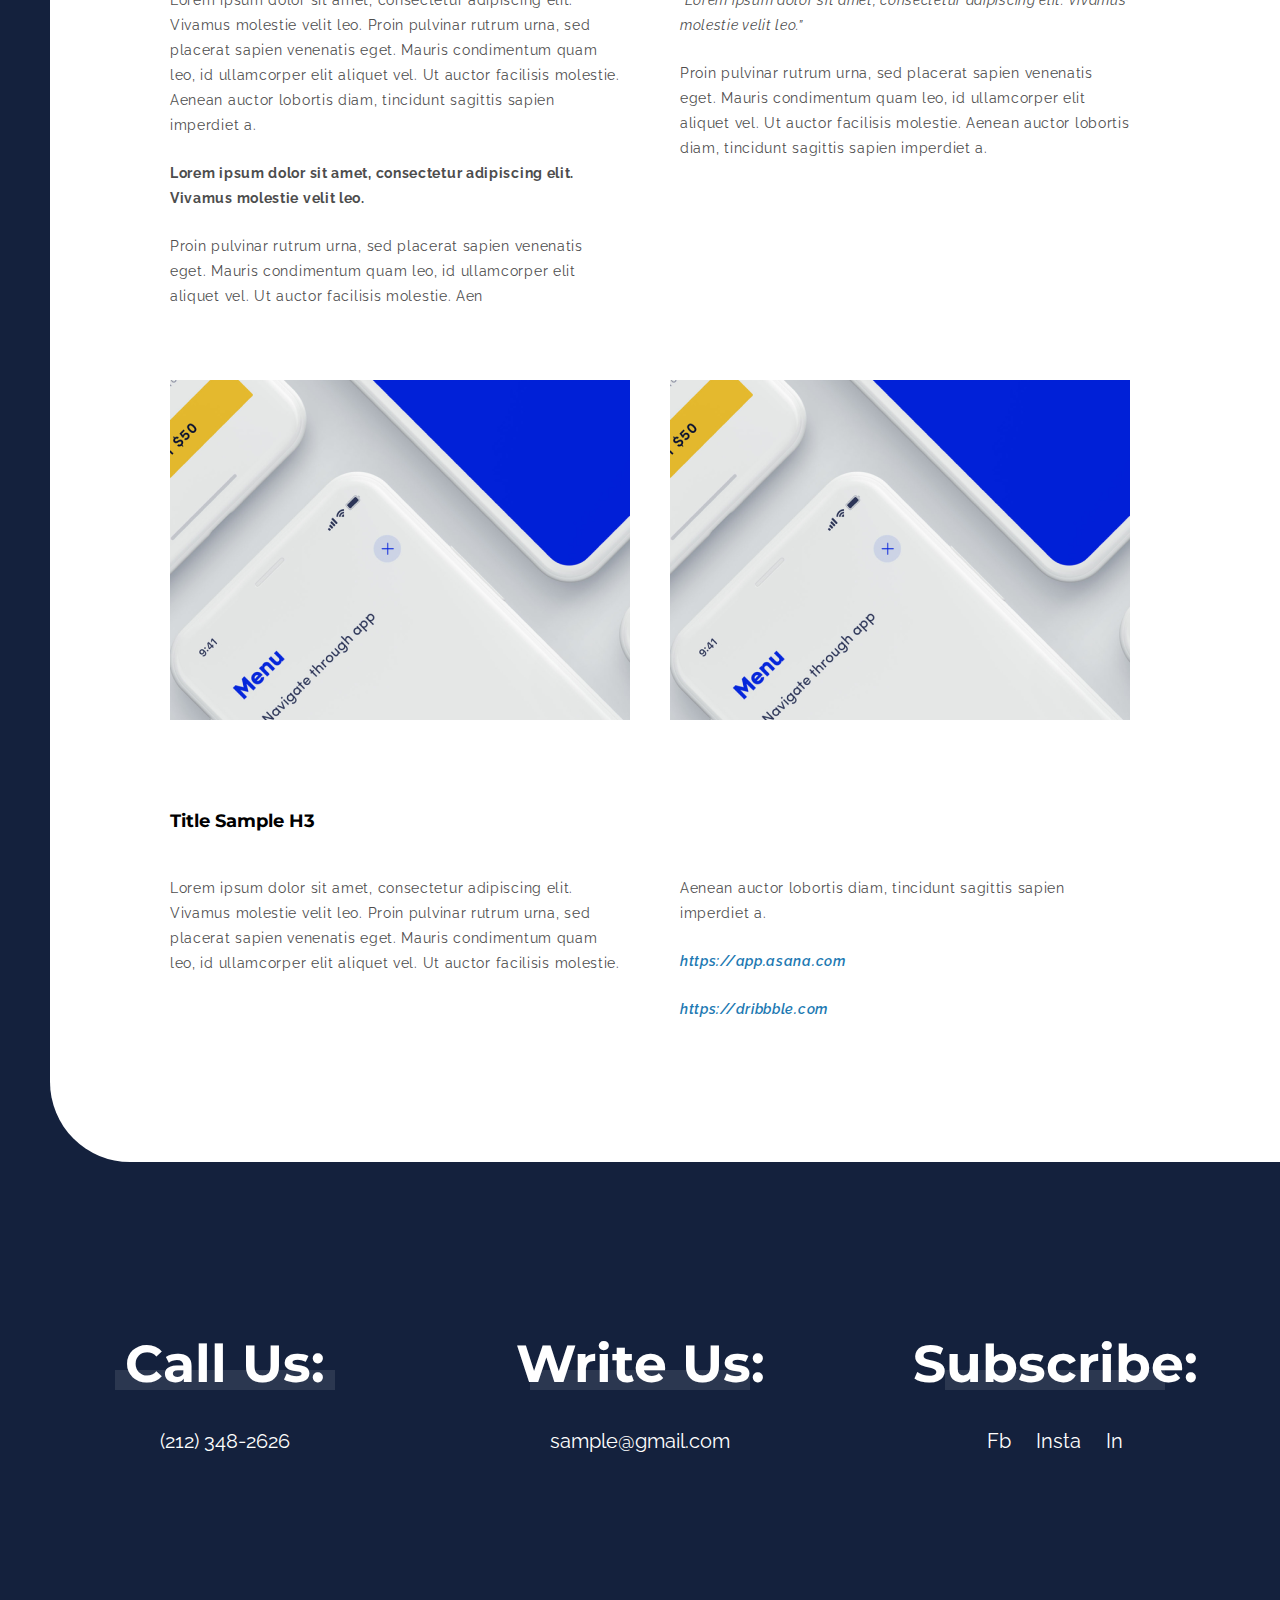
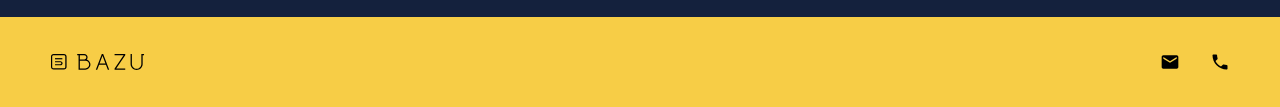
<file: blogpost.html>
<!DOCTYPE html>
<html lang="ru-RU">

<head>
    <meta charset="UTF-8">
    <script src="https://ajax.googleapis.com/ajax/libs/jquery/1.9.0/jquery.min.js"></script>
    <title>Our services</title>
    <meta http-equiv="X-UA-Compatible" content="IE=edge, chrome=1">
    <meta name="viewport" content="width=device-width, initial-scale=1">
    <link rel="stylesheet" href="css/main.css">
    <script src="js/appear.js"></script>
    <script src="js/ion.tabs.min.js"></script>
    <link rel="stylesheet" type="text/css" href="slick/slick.css" />
    <link rel="stylesheet" type="text/css" href="slick/slick-theme.css" />
    <script type="text/javascript" src="slick/slick.min.js"></script>
    <link rel="stylesheet" href="owl/owl.carousel.min.css">
    <link rel="stylesheet" href="owl/owl.theme.default.css">
    <script src="owl/owl.carousel.min.js"></script>
    <script src="js/script.js"></script>
</head>

<body>
    <div class="wrapper wrapper_blog">
        <span class="menu_switcher mobile"></span>
        <div class="header container">

            <a href="#" class="logo"></a>
            <h1 class="menu_title mobile">Menu:</h1>
            <div class="menu">
                <div class="menu_item menu_link_switcher ">
                    <a href="#" class="menu_link pc">Jobs</a>
                    <span class="menu_link mobile">Jobs</span>
                    <div class="menu_sub_links">
                        <a href="#" class="sub_link">Fiori Company</a>
                        <a href="#" class="sub_link">Bonnti Pro</a>
                        <a href="#" class="sub_link">Kyiv City Guide</a>
                    </div>
                </div>
                <div class="menu_item">
                    <a href="http://google.com" class="menu_link">Process</a>
                </div>
                <div class="menu_item menu_item_active">
                    <a href="#" class="menu_link">Services</a>
                </div>
                <div class="menu_item">
                    <a href="#" class="menu_link">Careers</a>
                </div>
                <div class="menu_item">
                    <a href="#" class="menu_link">Contact</a>
                </div>
            </div>
            <h1 class="menu_title mobile">Chose Language:</h1>
            <div class="lang">
                <a href="#" class="lang_active">Russian</a>
                <div class="lang_wrapper">
                    <div class="lang_menu">
                        <a href="#">English</a>
                        <a href="#">Deutch</a>
                        <a href="#">French</a>
                    </div>
                </div>

            </div>
            <div class="mobile menu_close"></div>
        </div>
        <a href="#" class="mobile logo logo_head"></a>
        <section class="section  section_header_blog">
            <div class="container pc">
                <div class="breadcrumbs">
                    <a href="#" class="breadcrumbs_home"></a>
                    <a href="#" class="breadcrumbs_item">Blog</a>
                    <a href="#" class="breadcrumbs_item breadcrumbs_item_line">Blogpost</a>
                </div>
            </div>

        </section>
        <!--WRAPPER INNER-->

        <div class="process_wrapper blogpost_wrapper container">
            <div class="blogpost_header">
                <div class="blogpost_header_img_wrapper">
                    <img src="img/test_blog_1.png" alt="">
                </div>
                <div class="blogpost_header_content">
                    <div class="blogpost_header_info">
                        <p class="date">Feb 3, 2019</p>
                        <span class="views">10 245</span>
                    </div>
                    <h1>simple store | Title Sample h1</h1>
                </div>
            </div>
            <div class="blogpost_container">
                <h2>Title Sample H2</h2>
            <div class="blogpost_text">
                <p>Lorem ipsum dolor sit amet, consectetur adipiscing elit. Vivamus molestie velit leo.<br>
                    Proin pulvinar rutrum urna, sed placerat sapien venenatis eget. Mauris condimentum quam leo, id ullamcorper elit aliquet vel. Ut auctor facilisis molestie. Aenean auctor lobortis diam, tincidunt sagittis sapien imperdiet a.</p>
                <p>Lorem ipsum dolor sit amet, consectetur adipiscing elit. Vivamus molestie velit leo.</p>
                <p> <b>Proin pulvinar rutrum urna, sed placerat sapien venenatis eget. Mauris condimentum quam leo, id ullamcorper elit aliquet vel. </b></p>
            </div>
            <div class="blogpost_imgs blogpost_imgs_single">
                <div class="blogpost_img_wrapper">
                    <img src="img/test_blog_2.png" alt="">
                </div>
                
            </div>
            <h3>Title Sample H3</h3>
            <div class="blogpost_text">
                <p>Lorem ipsum dolor sit amet, consectetur adipiscing elit. Vivamus molestie velit leo.
                    Proin pulvinar rutrum urna, sed placerat sapien venenatis eget. Mauris condimentum quam leo, id ullamcorper elit aliquet vel. Ut auctor facilisis molestie. Aenean auctor lobortis diam, tincidunt sagittis sapien imperdiet a. </p>
                <p><b>Lorem ipsum dolor sit amet, consectetur adipiscing elit. Vivamus molestie velit leo.</b></p>
                <p>Proin pulvinar rutrum urna, sed placerat sapien venenatis eget. Mauris condimentum quam leo, id ullamcorper elit aliquet vel. Ut auctor facilisis molestie. Aen</p>

                <p><i>“Lorem ipsum dolor sit amet, consectetur adipiscing elit. Vivamus molestie velit leo.”</i></p>
                <p>Proin pulvinar rutrum urna, sed placerat sapien venenatis eget. Mauris condimentum quam leo, id ullamcorper elit aliquet vel. Ut auctor facilisis molestie. Aenean auctor lobortis diam, tincidunt sagittis sapien imperdiet a. </p>
                <p class="empty"></p>
            </div>
            <div class="blogpost_imgs blogpost_imgs_scroll">
                <div class="blogpost_img_wrapper_half">
                    <img src="img/test_blog_1.png" alt="">
                </div>
                <div class="blogpost_img_wrapper_half">
                    <img src="img/test_blog_1.png" alt="">
                </div>
            </div>
            <h3>Title Sample H3</h3>
             <div class="blogpost_text">
                <p>Lorem ipsum dolor sit amet, consectetur adipiscing elit. Vivamus molestie velit leo.
Proin pulvinar rutrum urna, sed placerat sapien venenatis eget. Mauris condimentum quam leo, id ullamcorper elit aliquet vel. Ut auctor facilisis molestie. Aenean auctor lobortis diam, tincidunt sagittis sapien imperdiet a. </p>
               <p><a href="#">https://app.asana.com</a></p>
                <p><a href="#">https://dribbble.com</a></p>
           
            </div>
            </div>
            
        </div>
        <section class="section">
            <div class="container">
                <div class="call">
                    <div class="call_item">
                        <h2>Call Us:</h2>
                        <a href="tel:2123482626" class="call_mail">(212) 348-2626</a>
                    </div>
                    <div class="call_item">
                        <h2>Write Us:</h2>
                        <a href="#" class="call_mail">sample@gmail.com</a>
                    </div>
                    <div class="call_item">
                        <h2>Subscribe:</h2>
                        <div class="social">
                            <a href="#">Fb</a>
                            <a href="#">Insta</a>
                            <a href="#">In</a>
                        </div>
                    </div>
                </div>
            </div>

        </section>
    </div>

    <footer class="footer">
        <div class="container">
            <a href="#" class="footer_logo"></a>
            <div class="footer_contacts pc">
                <a href="#" class="footer_contacts_item"></a>
                <a href="#" class="footer_contacts_item"></a>
            </div>
        </div>
    </footer>
</body>

</html>
</file>
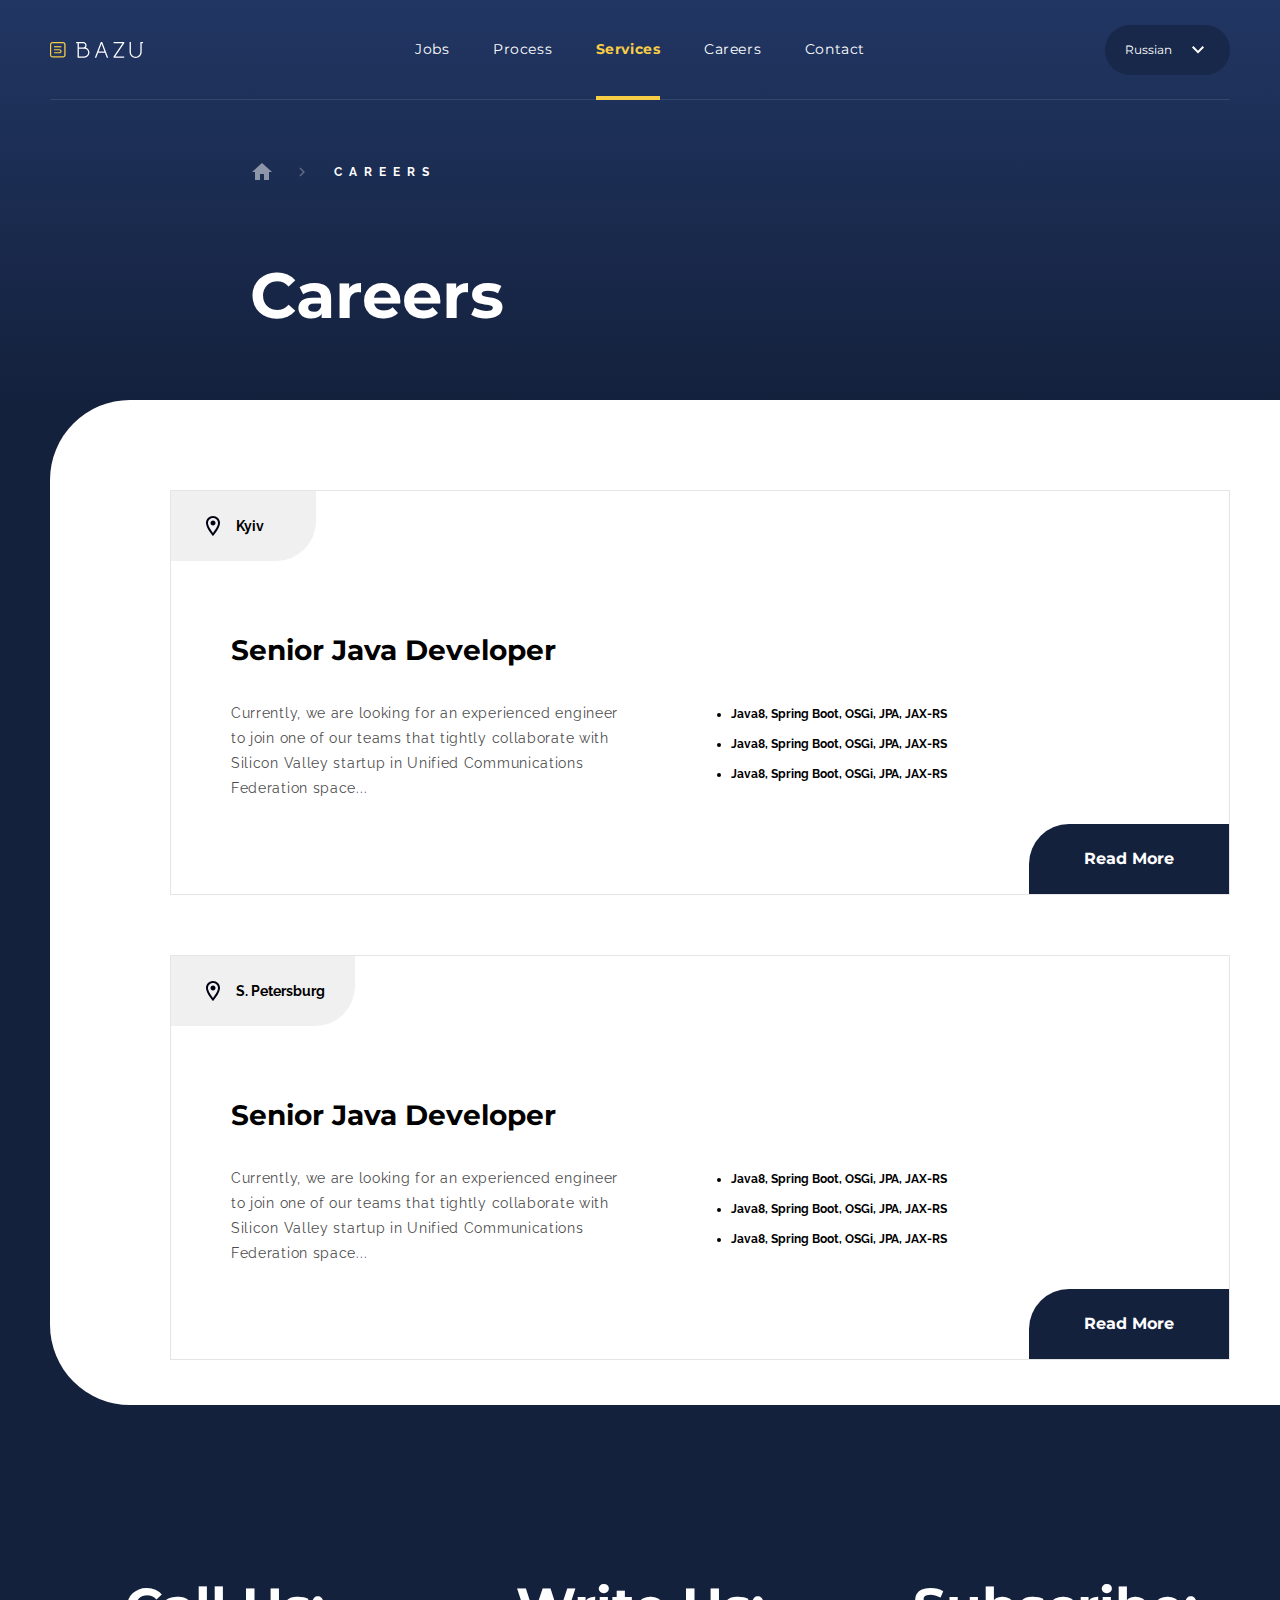
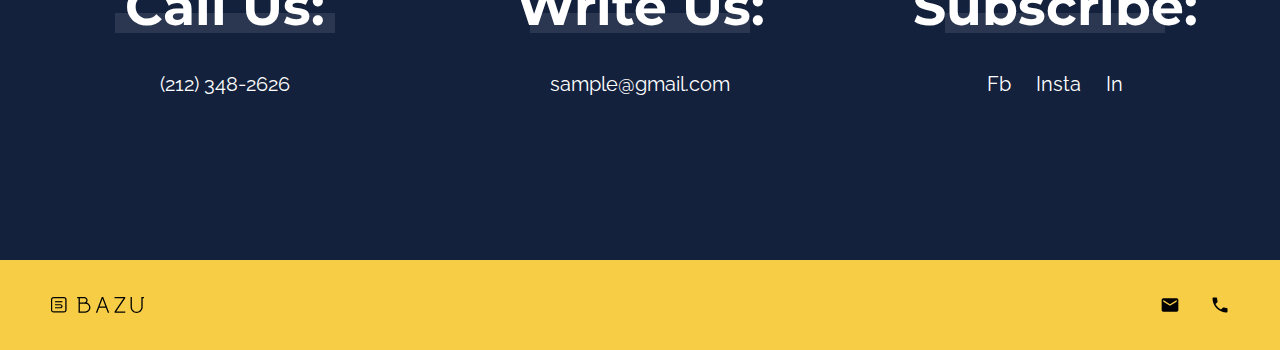
<file: careers.html>
<!DOCTYPE html>
<html lang="ru-RU">

<head>
    <meta charset="UTF-8">
    <script src="https://ajax.googleapis.com/ajax/libs/jquery/1.9.0/jquery.min.js"></script>
    <title>Our services</title>
    <meta http-equiv="X-UA-Compatible" content="IE=edge, chrome=1">
    <meta name="viewport" content="width=device-width, initial-scale=1">
    <link rel="stylesheet" href="css/main.css">
    <script src="js/appear.js"></script>
    <script src="js/ion.tabs.min.js"></script>
    <link rel="stylesheet" type="text/css" href="slick/slick.css" />
    <link rel="stylesheet" type="text/css" href="slick/slick-theme.css" />
    <script type="text/javascript" src="slick/slick.min.js"></script>
    <link rel="stylesheet" href="owl/owl.carousel.min.css">
    <link rel="stylesheet" href="owl/owl.theme.default.css">
    <script src="owl/owl.carousel.min.js"></script>
    <script src="js/script.js"></script>
</head>

<body>
    <div class="wrapper wrapper_blog">
        <span class="menu_switcher mobile"></span>
        <div class="header container">

            <a href="#" class="logo"></a>
            <h1 class="menu_title mobile">Menu:</h1>
            <div class="menu">
                <div class="menu_item menu_link_switcher ">
                    <a href="#" class="menu_link pc">Jobs</a>
                    <span class="menu_link mobile">Jobs</span>
                    <div class="menu_sub_links">
                        <a href="#" class="sub_link">Fiori Company</a>
                        <a href="#" class="sub_link">Bonnti Pro</a>
                        <a href="#" class="sub_link">Kyiv City Guide</a>
                    </div>
                </div>
                <div class="menu_item">
                    <a href="http://google.com" class="menu_link">Process</a>
                </div>
                <div class="menu_item menu_item_active">
                    <a href="#" class="menu_link">Services</a>
                </div>
                <div class="menu_item">
                    <a href="#" class="menu_link">Careers</a>
                </div>
                <div class="menu_item">
                    <a href="#" class="menu_link">Contact</a>
                </div>
            </div>
            <h1 class="menu_title mobile">Chose Language:</h1>
            <div class="lang">
                <a href="#" class="lang_active">Russian</a>
                <div class="lang_wrapper">
                    <div class="lang_menu">
                        <a href="#">English</a>
                        <a href="#">Deutch</a>
                        <a href="#">French</a>
                    </div>
                </div>

            </div>
            <div class="mobile menu_close"></div>
        </div>
        <a href="#" class="mobile logo logo_head"></a>
        <section class="section section_header_careers">
            <div class="container">
                <div class="breadcrumbs pc">
                    <a href="#" class="breadcrumbs_home"></a>
                    <a href="#" class="breadcrumbs_item">Careers</a>
                </div>
                <h1>Careers</h1>
            </div>

        </section>
        <!--WRAPPER INNER-->

        <div class="process_wrapper careers_wrapper container">
           <section class="carrers_element">
               <div class="carrers_element_top">
                  <span class="carrers_element_location">
                      Kyiv
                  </span>
                   <!--<div class="carrers_element_location">
                       <p>S. Petersburg</p>
                   </div>-->
               </div>
               <div class="carrers_element_content">
                   <h3>Senior Java Developer</h3>
                   <div class="carrers_element_text">
                       <p>Currently, we are looking for an experienced engineer to join one of our teams that tightly collaborate with Silicon Valley startup in Unified Communications Federation space...</p>
                   <ul>
                       <li>Java8, Spring Boot, OSGi, JPA, JAX-RS</li>
                       <li>Java8, Spring Boot, OSGi, JPA, JAX-RS</li>
                       <li>Java8, Spring Boot, OSGi, JPA, JAX-RS</li>
                   </ul>
                   </div>
                   
               </div>
               <div class="carrers_element_bottom">
                  <a href="#" class="carrers_element_more">Read more</a>
               </div>
           </section>
           <section class="carrers_element">
               <div class="carrers_element_top">
                  <span class="carrers_element_location">
                      S. Petersburg
                  </span>
                   <!--<div class="carrers_element_location">
                       <p>S. Petersburg</p>
                   </div>-->
               </div>
               <div class="carrers_element_content">
                   <h3>Senior Java Developer</h3>
                   <div class="carrers_element_text">
                       <p>Currently, we are looking for an experienced engineer to join one of our teams that tightly collaborate with Silicon Valley startup in Unified Communications Federation space...</p>
                   <ul>
                       <li>Java8, Spring Boot, OSGi, JPA, JAX-RS</li>
                       <li>Java8, Spring Boot, OSGi, JPA, JAX-RS</li>
                       <li>Java8, Spring Boot, OSGi, JPA, JAX-RS</li>
                   </ul>
                   </div>
                   
               </div>
               <div class="carrers_element_bottom">
                  <a href="#" class="carrers_element_more">Read more</a>
               </div>
           </section>
        </div>
        <section class="section">
            <div class="container">
                <div class="call">
                    <div class="call_item">
                        <h2>Call Us:</h2>
                        <a href="tel:2123482626" class="call_mail">(212) 348-2626</a>
                    </div>
                    <div class="call_item">
                        <h2>Write Us:</h2>
                        <a href="#" class="call_mail">sample@gmail.com</a>
                    </div>
                    <div class="call_item">
                        <h2>Subscribe:</h2>
                        <div class="social">
                            <a href="#">Fb</a>
                            <a href="#">Insta</a>
                            <a href="#">In</a>
                        </div>
                    </div>
                </div>
            </div>

        </section>
    </div>

    <footer class="footer">
        <div class="container">
            <a href="#" class="footer_logo"></a>
            <div class="footer_contacts pc">
                <a href="#" class="footer_contacts_item"></a>
                <a href="#" class="footer_contacts_item"></a>
            </div>
        </div>
    </footer>
</body>

</html>
</file>
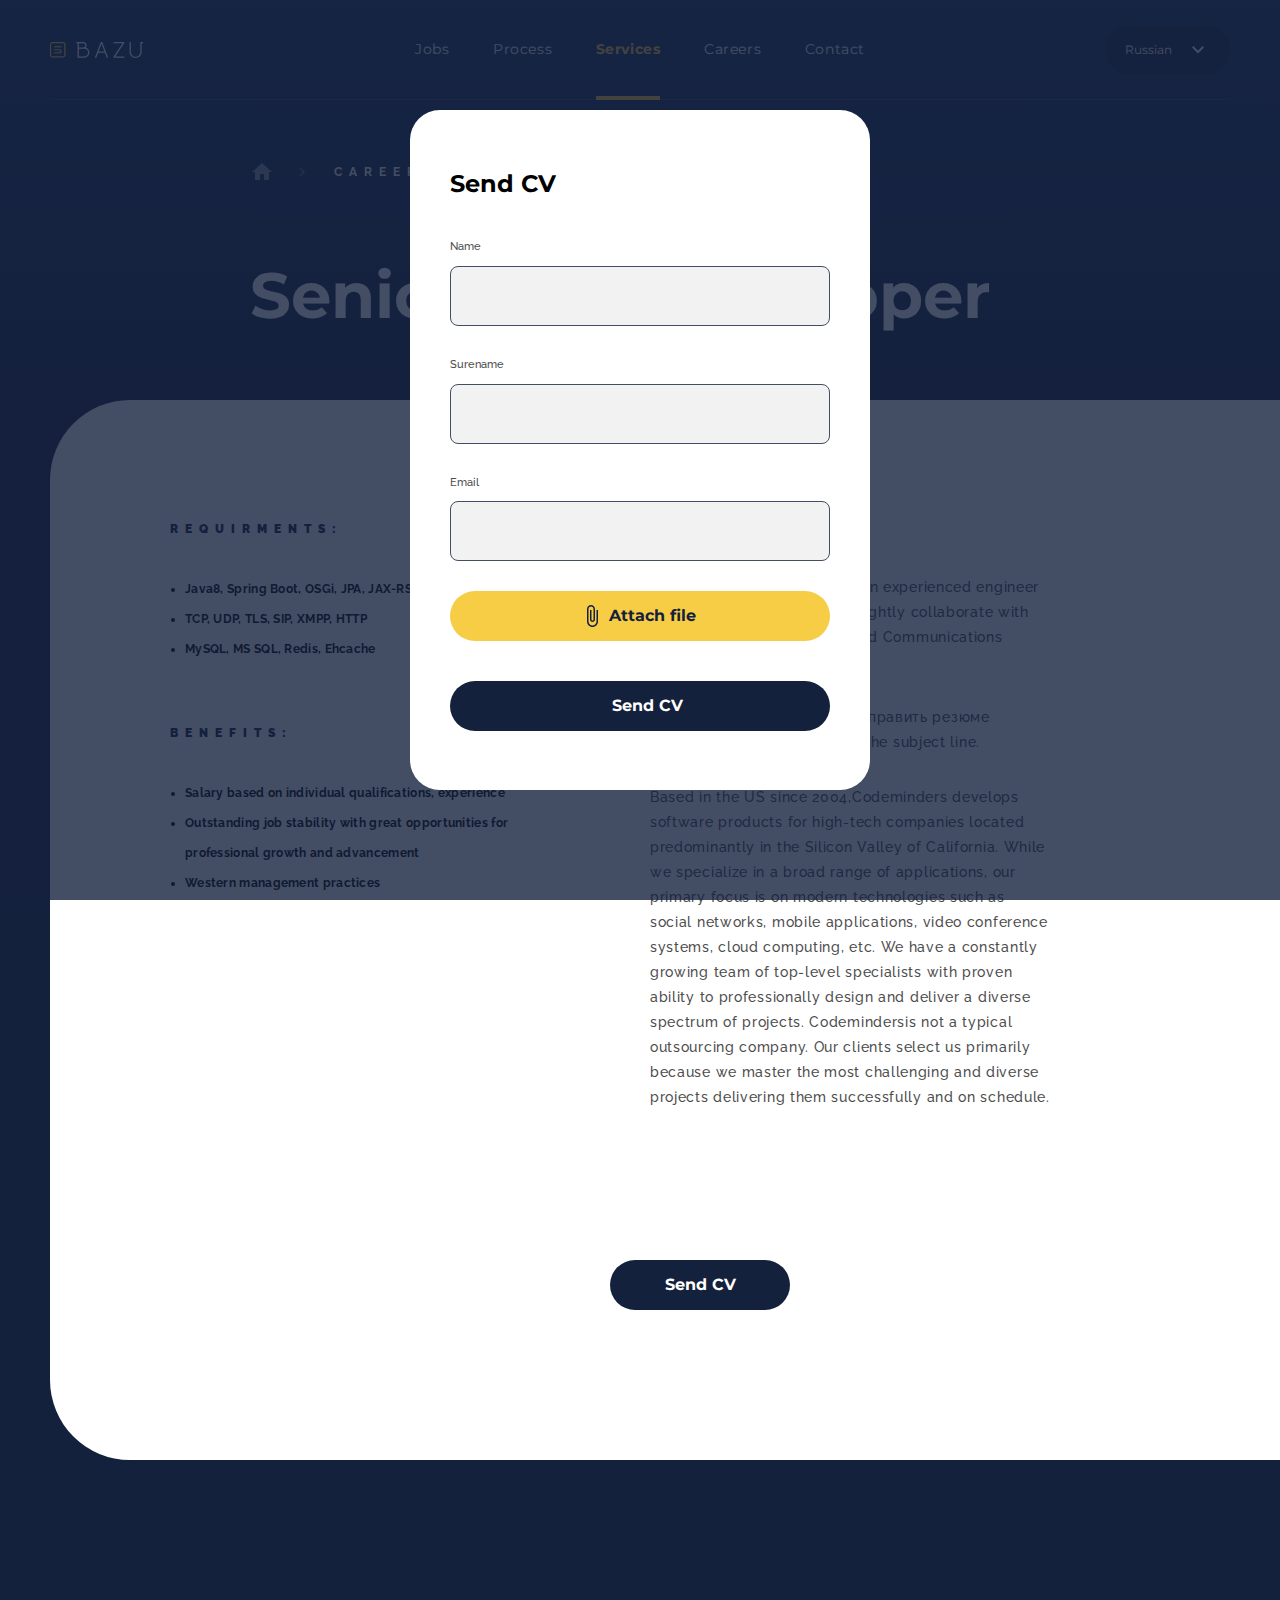
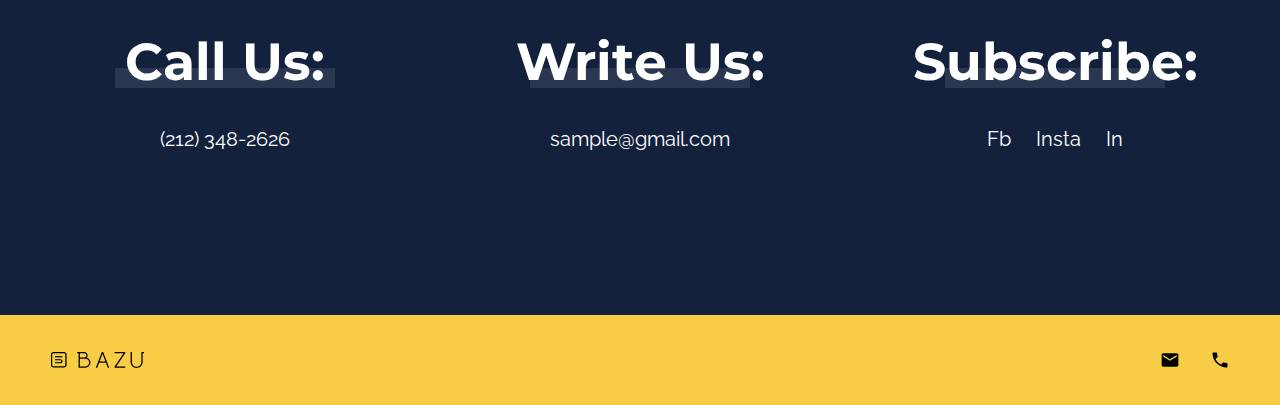
<file: careers_open.html>
<!DOCTYPE html>
<html lang="ru-RU">

<head>
    <meta charset="UTF-8">
    <script src="https://ajax.googleapis.com/ajax/libs/jquery/1.9.0/jquery.min.js"></script>
    <title>Our services</title>
    <meta http-equiv="X-UA-Compatible" content="IE=edge, chrome=1">
    <meta name="viewport" content="width=device-width, initial-scale=1">
    <link rel="stylesheet" href="css/main.css">
    <script src="js/appear.js"></script>
    <script src="js/ion.tabs.min.js"></script>
    <link rel="stylesheet" type="text/css" href="slick/slick.css" />
    <link rel="stylesheet" type="text/css" href="slick/slick-theme.css" />
    <script type="text/javascript" src="slick/slick.min.js"></script>
    <link rel="stylesheet" href="owl/owl.carousel.min.css">
    <link rel="stylesheet" href="owl/owl.theme.default.css">
    <script src="owl/owl.carousel.min.js"></script>
    <script src="js/script.js"></script>
</head>

<body>
   
    <div class="wrapper wrapper_blog">
       
        <span class="menu_switcher mobile"></span>
        <div class="header container">

            <a href="#" class="logo"></a>
            <h1 class="menu_title mobile">Menu:</h1>
            <div class="menu">
                <div class="menu_item menu_link_switcher ">
                    <a href="#" class="menu_link pc">Jobs</a>
                    <span class="menu_link mobile">Jobs</span>
                    <div class="menu_sub_links">
                        <a href="#" class="sub_link">Fiori Company</a>
                        <a href="#" class="sub_link">Bonnti Pro</a>
                        <a href="#" class="sub_link">Kyiv City Guide</a>
                    </div>
                </div>
                <div class="menu_item">
                    <a href="http://google.com" class="menu_link">Process</a>
                </div>
                <div class="menu_item menu_item_active">
                    <a href="#" class="menu_link">Services</a>
                </div>
                <div class="menu_item">
                    <a href="#" class="menu_link">Careers</a>
                </div>
                <div class="menu_item">
                    <a href="#" class="menu_link">Contact</a>
                </div>
            </div>
            <h1 class="menu_title mobile">Chose Language:</h1>
            <div class="lang">
                <a href="#" class="lang_active">Russian</a>
                <div class="lang_wrapper">
                    <div class="lang_menu">
                        <a href="#">English</a>
                        <a href="#">Deutch</a>
                        <a href="#">French</a>
                    </div>
                </div>

            </div>
            <div class="mobile menu_close"></div>
        </div>
        <a href="#" class="mobile logo logo_head"></a>
        <section class="section section_header_careers_open">
            <div class="container pc">
                <div class="breadcrumbs">
                    <a href="#" class="breadcrumbs_home"></a>
                    <a href="#" class="breadcrumbs_item">Careers</a>
                    <a href="#" class="breadcrumbs_item breadcrumbs_item_line">Senior Java Developer</a>
                </div>
                <h1>Senior Java Developer</h1>
            </div>

        </section>
        <!--WRAPPER INNER-->

        <div class="process_wrapper careers_wrapper_open container">

            <div class="carrers_open_content">
                <div class="carrers_open_content_element">
                    <h4>requirments:</h4>
                    <ul>
                        <li>Java8, Spring Boot, OSGi, JPA, JAX-RS</li>
                        <li>TCP, UDP, TLS, SIP, XMPP, HTTP</li>
                        <li>MySQL, MS SQL, Redis, Ehcache</li>
                    </ul>
                    <h4>benefits:</h4>
                    <ul>
                        <li>Salary based on individual qualifications, experience</li>
                        <li>Outstanding job stability with great opportunities for professional growth and advancement</li>
                        <li>Western management practices</li>
                    </ul>
                </div>
                <div class="carrers_open_content_element">
                    <p>Currently, we are looking for an experienced engineer to join one of our teams that tightly collaborate with Silicon Valley startup in Unified Communications Federation space.</p>
                    <p>Send your Resume / CV to Отправить резюме indicating the position title in the subject line.</p>
                    <p>Based in the US since 2004,Codeminders develops software products for high-tech companies located predominantly in the Silicon Valley of California. While we specialize in a broad range of applications, our primary focus is on modern technologies such as social networks, mobile applications, video conference systems, cloud computing, etc. We have a constantly growing team of top-level specialists with proven ability to professionally design and deliver a diverse spectrum of projects. Codemindersis not a typical outsourcing company. Our clients select us primarily because we master the most challenging and diverse projects delivering them successfully and on schedule.

                    </p>
                </div>
            </div>
            <a href="#" class="cv">Send CV</a>
        </div>
        <section class="section">
            <div class="container">
                <div class="call">
                    <div class="call_item">
                        <h2>Call Us:</h2>
                        <a href="tel:2123482626" class="call_mail">(212) 348-2626</a>
                    </div>
                    <div class="call_item">
                        <h2>Write Us:</h2>
                        <a href="#" class="call_mail">sample@gmail.com</a>
                    </div>
                    <div class="call_item">
                        <h2>Subscribe:</h2>
                        <div class="social">
                            <a href="#">Fb</a>
                            <a href="#">Insta</a>
                            <a href="#">In</a>
                        </div>
                    </div>
                </div>
            </div>

        </section>
        <div class="carrers_popup_wrapper">
            <div class="carrers_popup">
                <span>Send CV</span>
                <form action="">
                  <label for="career_name">Name</label>
                   <input type="text" id="career_name">
                   <label for="career_surname">Surename</label>
                   <input type="text" id="career_surname">
                   <label for="career_email">Email</label>
                   <input type="text" id="career_email">
                    <button>Attach file</button>
                    <input type="submit" value="Send CV">
                </form>
            </div>
            
        </div>
    </div>

    <footer class="footer">
        <div class="container">
            <a href="#" class="footer_logo"></a>
            <div class="footer_contacts pc">
                <a href="#" class="footer_contacts_item"></a>
                <a href="#" class="footer_contacts_item"></a>
            </div>
        </div>
    </footer>
    
</body>

</html>
</file>
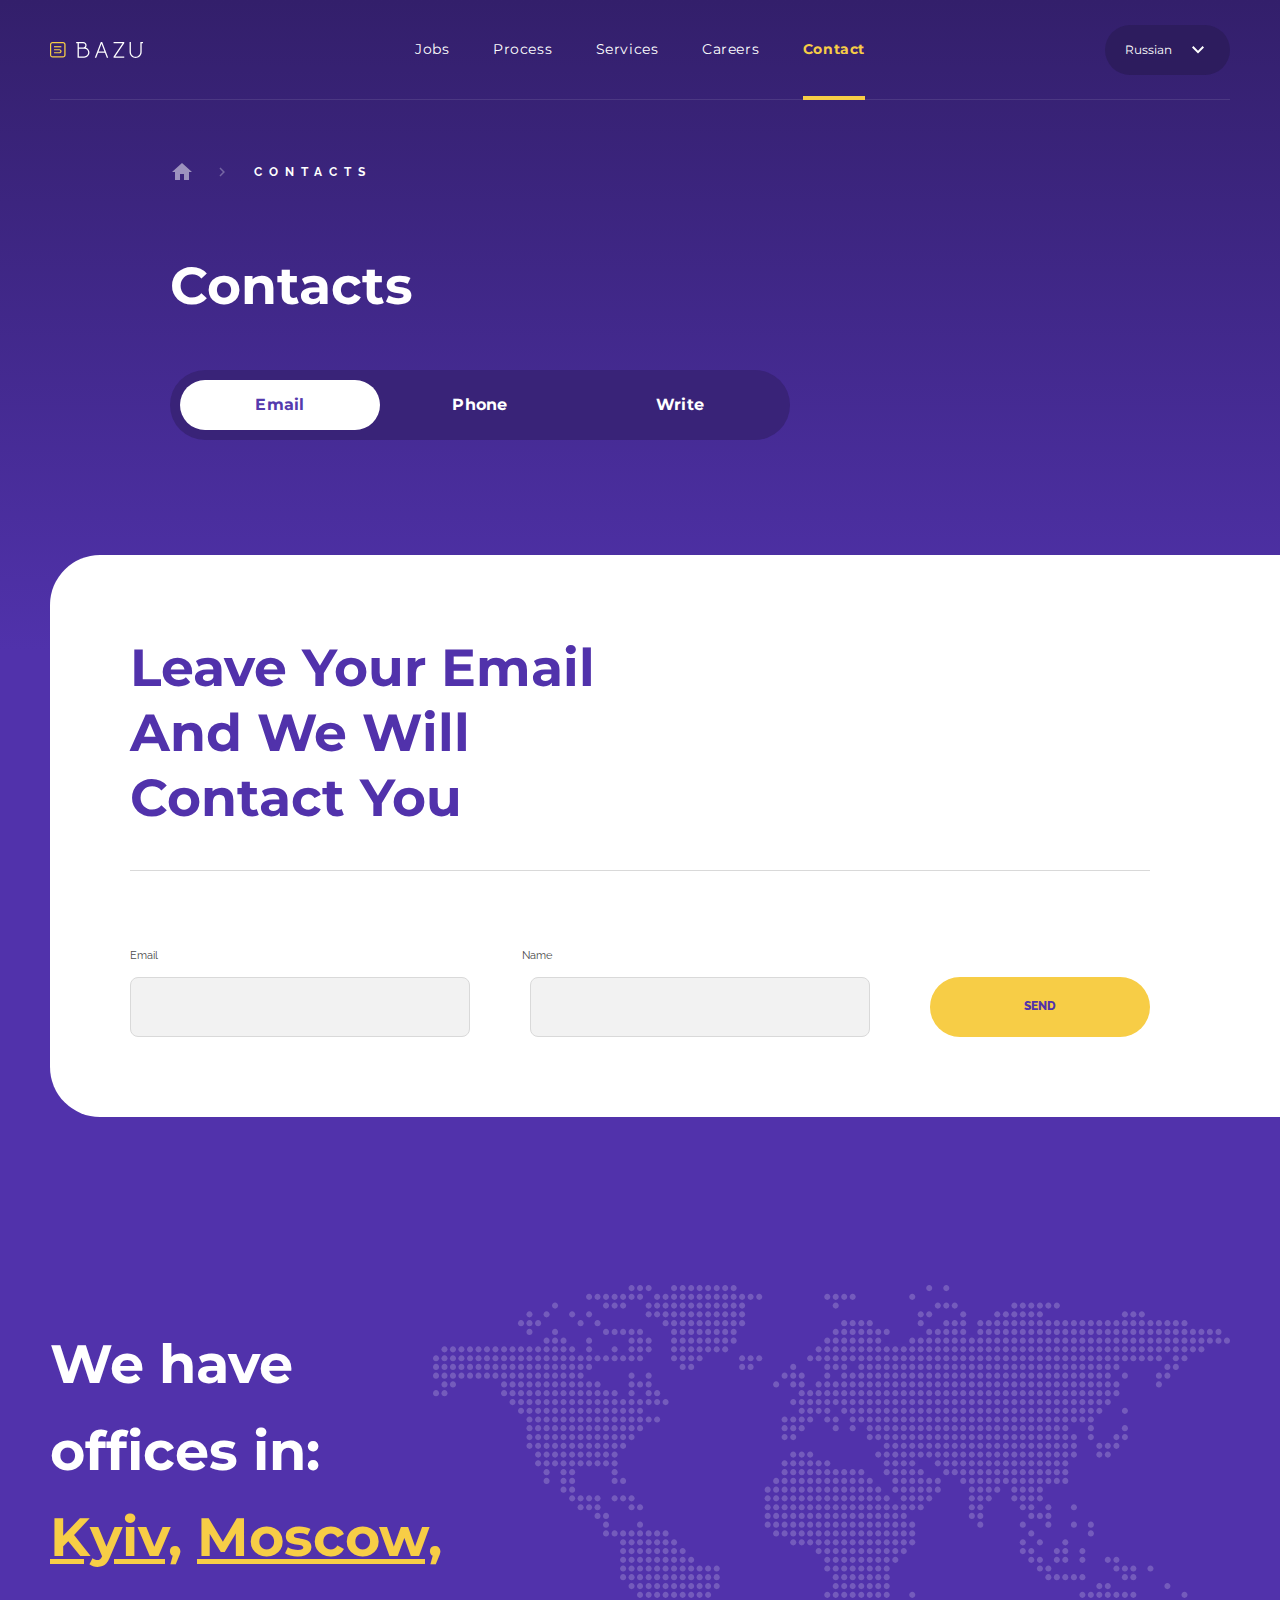
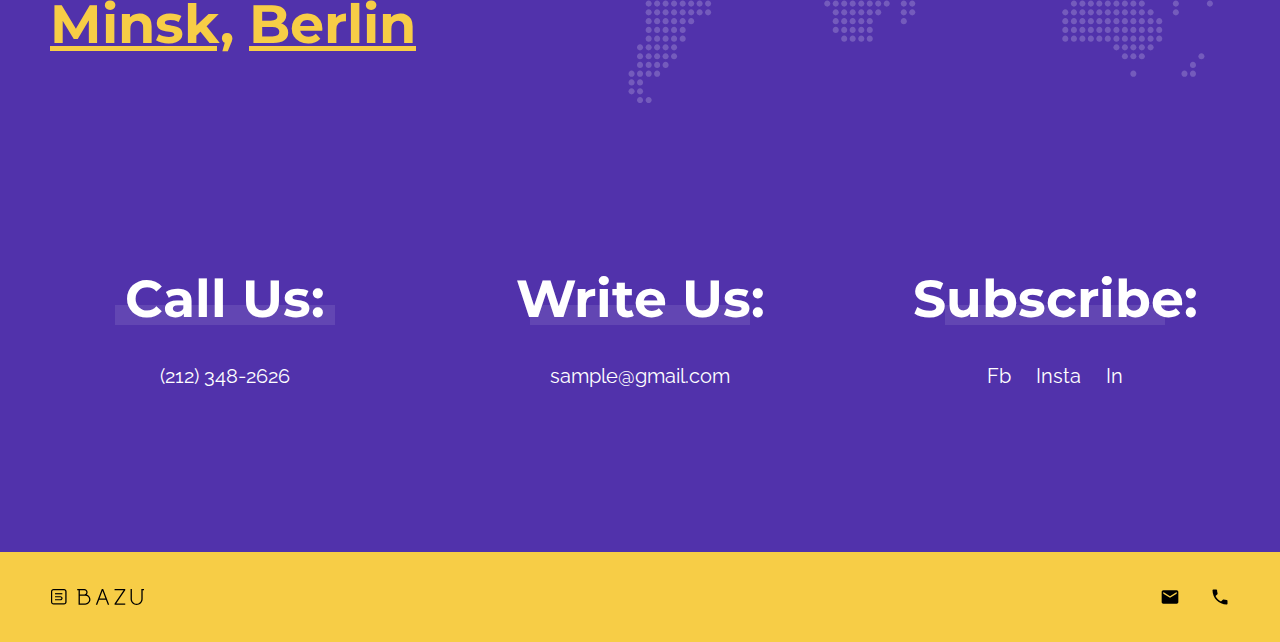
<file: contacts.html>
<!DOCTYPE html>
<html lang="ru-RU">

<head>
    <meta charset="UTF-8">
    <script src="https://ajax.googleapis.com/ajax/libs/jquery/1.9.0/jquery.min.js"></script>
    <title>Contacts</title>
    <meta http-equiv="X-UA-Compatible" content="IE=edge, chrome=1">
    <meta name="viewport" content="width=device-width, initial-scale=1">
    <link rel="stylesheet" href="css/main.css">
    <script src="js/appear.js"></script>
    <script src="js/ion.tabs.min.js"></script>
    <link rel="stylesheet" type="text/css" href="slick/slick.css" />
    <link rel="stylesheet" type="text/css" href="slick/slick-theme.css" />
    <script type="text/javascript" src="slick/slick.min.js"></script>
    <link rel="stylesheet" href="owl/owl.carousel.min.css">
    <link rel="stylesheet" href="owl/owl.theme.default.css">
    <script src="owl/owl.carousel.min.js"></script>
    <script src="js/script.js"></script>
</head>

<body>
    <div class="wrapper wrapper_process">
        <span class="menu_switcher mobile"></span>
        <div class="header container">

            <a href="#" class="logo"></a>
            <h1 class="menu_title mobile">Menu:</h1>
            <div class="menu">
                <div class="menu_item menu_link_switcher ">
                    <a href="#" class="menu_link pc">Jobs</a>
                    <span class="menu_link mobile">Jobs</span>
                    <div class="menu_sub_links">
                        <a href="#" class="sub_link">Fiori Company</a>
                        <a href="#" class="sub_link">Bonnti Pro</a>
                        <a href="#" class="sub_link">Kyiv City Guide</a>
                    </div>
                </div>
                <div class="menu_item">
                    <a href="http://google.com" class="menu_link">Process</a>
                </div>
                <div class="menu_item">
                    <a href="#" class="menu_link">Services</a>
                </div>
                <div class="menu_item">
                    <a href="#" class="menu_link">Careers</a>
                </div>
                <div class="menu_item menu_item_active">
                    <a href="#" class="menu_link">Contact</a>
                </div>
            </div>
            <h1 class="menu_title mobile">Chose Language:</h1>
            <div class="lang">
                <a href="#" class="lang_active">Russian</a>
                <div class="lang_wrapper">
                    <div class="lang_menu">
                        <a href="#">English</a>
                        <a href="#">Deutch</a>
                        <a href="#">French</a>
                    </div>
                </div>

            </div>
            <div class="mobile menu_close"></div>
        </div>
        <a href="#" class="mobile logo logo_head"></a>
        <section class="section section_contacts">
            <div class="container">
                <div class="breadcrumbs breadcrumbs_contacts pc">
                    <a href="#" class="breadcrumbs_home"></a>
                    <a href="#" class="breadcrumbs_item">Contacts</a>
                </div>
                <h1 class="contacts_header">Contacts</h1>
            </div>
        </section>
        <section class="section section_contacts_content">
            <div class="container">
                <div class="ionTabs contact_tabs" id="tabs_1" data-name="Tabs_Group_name">
                    <ul class="ionTabs__head offer_tab">
                        <li class="ionTabs__tab" data-target="Email"><span>Email</span></li>
                        <li class="ionTabs__tab" data-target="Phone"><span>Phone</span></li>
                        <li class="ionTabs__tab" data-target="Write"><span>Write</span></li>
                    </ul>
                    <div class="ionTabs__body contacts">
                        <div class="ionTabs__item" data-name="Email">
                            <h2>leave your<br class="mobile"> email<br class="pc"> and we<br class="mobile"> will<br class="pc"> contact<br class="mobile"> you</h2>
                            <div class="line"></div>
                            <div class="form_desc">
                                <span class="form_email">Email</span>
                                <span class="form_name">Name</span>
                            </div>
                            <form action="form.php" class="form">
                                <input type="text" class="form_input">
                                <input type="text" class="form_input">
                                <input type="submit" class="form_submit" value="Send">
                            </form>
                        </div>
                        <div class="ionTabs__item" data-name="Phone">
                            <h2>leave your<br class="mobile"> phone<br class="pc"> and we<br class="mobile"> will<br class="pc"> contact<br class="mobile"> you</h2>
                            <div class="line"></div>
                            <div class="form_desc">
                                <span class="form_email">Email</span>
                                <span class="form_name">Phone</span>
                            </div>
                            <form action="form.php" class="form">
                                <span class="input_wrapper">
                                    <span class="input_wrong_message">Wrong Email Format</span>
                                    <input type="text" class="form_input input_wrong">
                                </span>
                                <span class="input_wrapper">
                                    <span class="input_available_message">Email is available</span>
                                    <input type="text" class="form_input input_available">
                                </span>

                                <input type="submit" class="form_submit" value="Request Call">
                            </form>
                        </div>
                        <div class="ionTabs__item ionTabs__item_3" data-name="Write">
                            <h2>leave your<br class="mobile"> message<br class="pc"> and we will<br class="pc"> contact<br class="mobile"> you</h2>
                            <div class="line"></div>
                            <div class="form_desc">
                                <span class="form_email">Email</span>
                                <span class="form_name_bottom">Your Message</span>
                                <span class="form_absolute">Your Name</span>
                            </div>
                            <form action="form.php" class="form form_textarea">
                                <div class="form_left">
                                    <span class="input_wrapper">
                                        <span class="input_wrong_message">Wrong Email Format</span>
                                        <input type="text" class="form_input input_wrong">
                                    </span>
                                    <span class="input_wrapper">
                                        <span class="input_wrong_message">Wrong Email Format</span>
                                        <input type="text" class="form_input input_wrong">
                                    </span>

                                </div>
                                <textarea name="" id="" rows="9"></textarea>
                                <input type="submit" class="form_submit" value="Send Message">
                            </form>
                        </div>

                        <div class="ionTabs__preloader"></div>
                    </div>
                </div>
            </div>

        </section>
        <section class="section">
            <div class="offices">
                <div class="container">
                    <h2>We have<br /> offices in:<br class="pc"><i class="mobile br_height_contacts"></i> <span>Kyiv,</span> <span>Moscow,</span><br />
                        <span>Minsk,</span> <span>Berlin</span></h2>
                </div>
            </div>
        </section>
        <section class="section">
            <div class="container">
                <div class="call call_contacts">
                    <div class="call_item">
                        <h2>Call Us:</h2>
                        <a href="tel:2123482626" class="call_mail">(212) 348-2626</a>
                    </div>
                    <div class="call_item">
                        <h2>Write Us:</h2>
                        <a href="#" class="call_mail">sample@gmail.com</a>
                    </div>
                    <div class="call_item">
                        <h2>Subscribe:</h2>
                        <div class="social">
                            <a href="#">Fb</a>
                            <a href="#">Insta</a>
                            <a href="#">In</a>
                        </div>
                    </div>
                </div>
            </div>

        </section>
    </div>

    <footer class="footer">
        <div class="container">
            <a href="#" class="footer_logo"></a>
            <div class="footer_contacts pc">
                <a href="#" class="footer_contacts_item"></a>
                <a href="#" class="footer_contacts_item"></a>
            </div>
        </div>
    </footer>
</body>

</html>
</file>
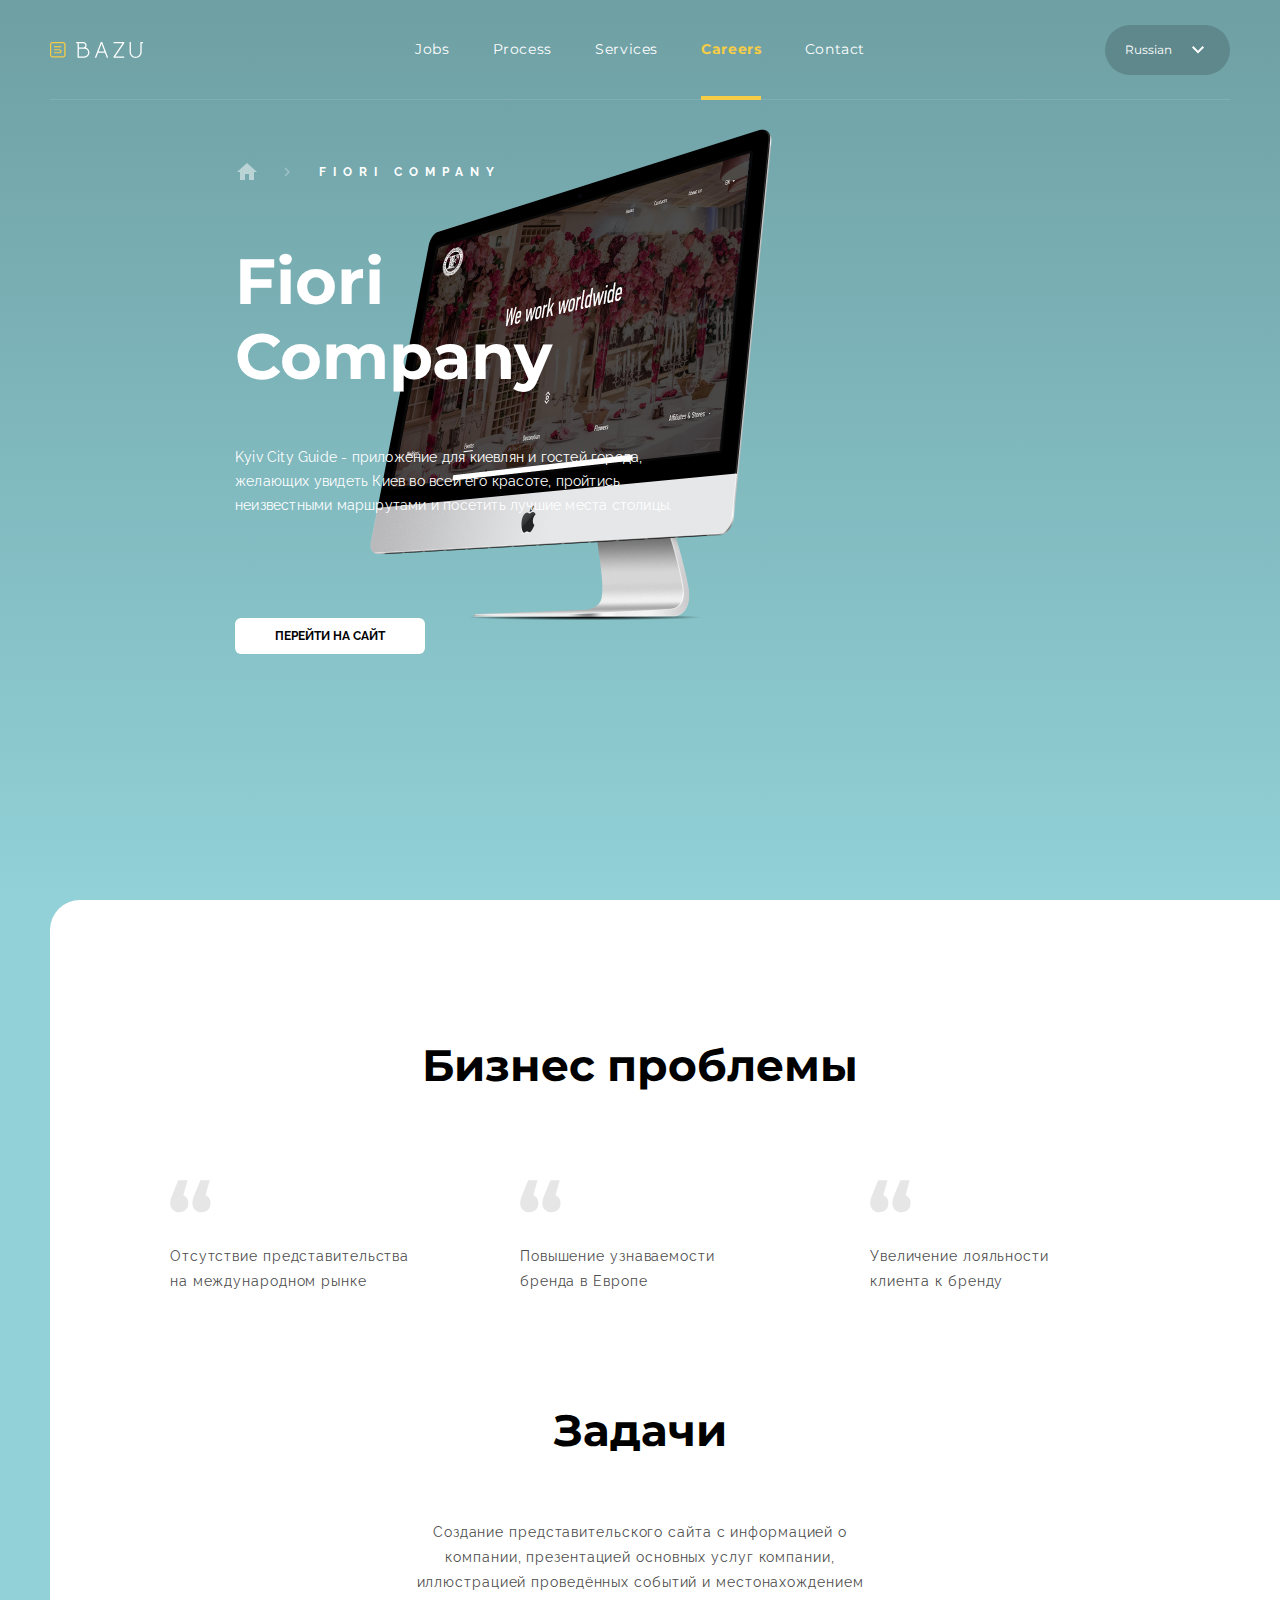
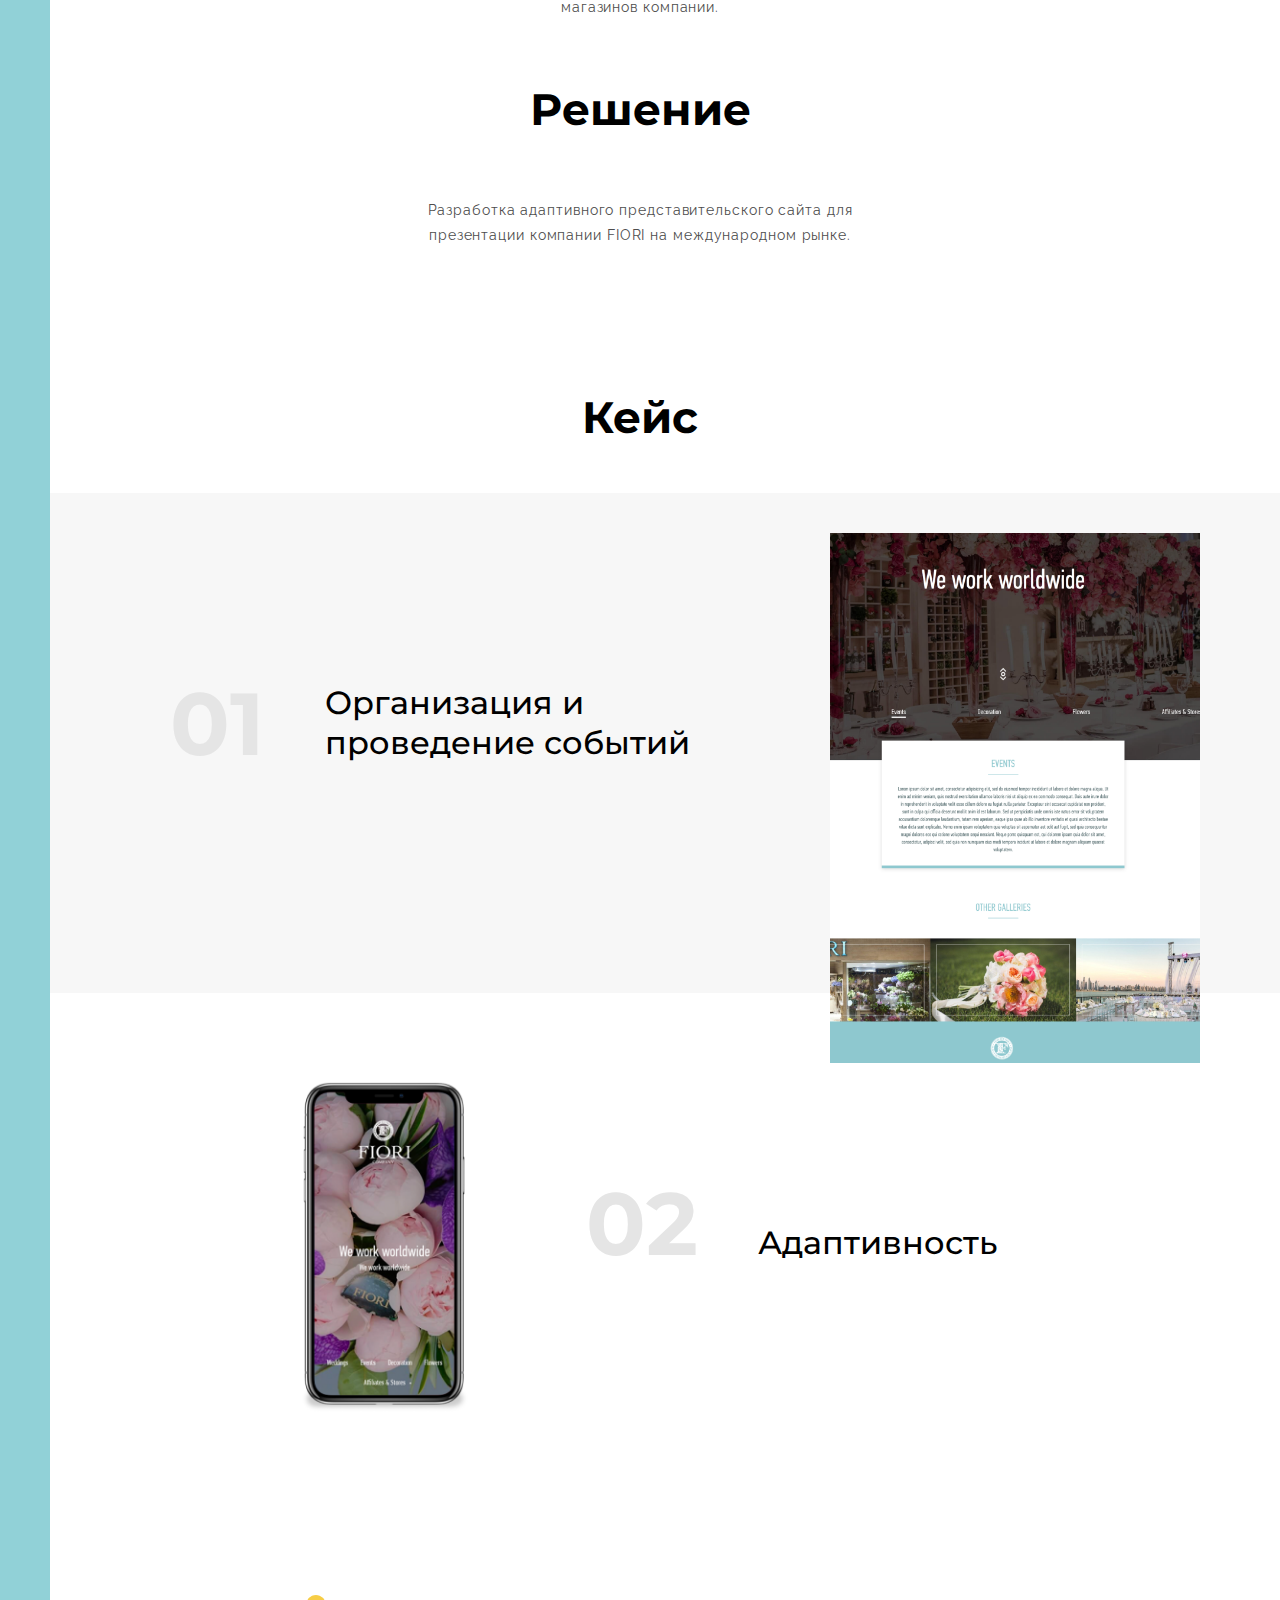
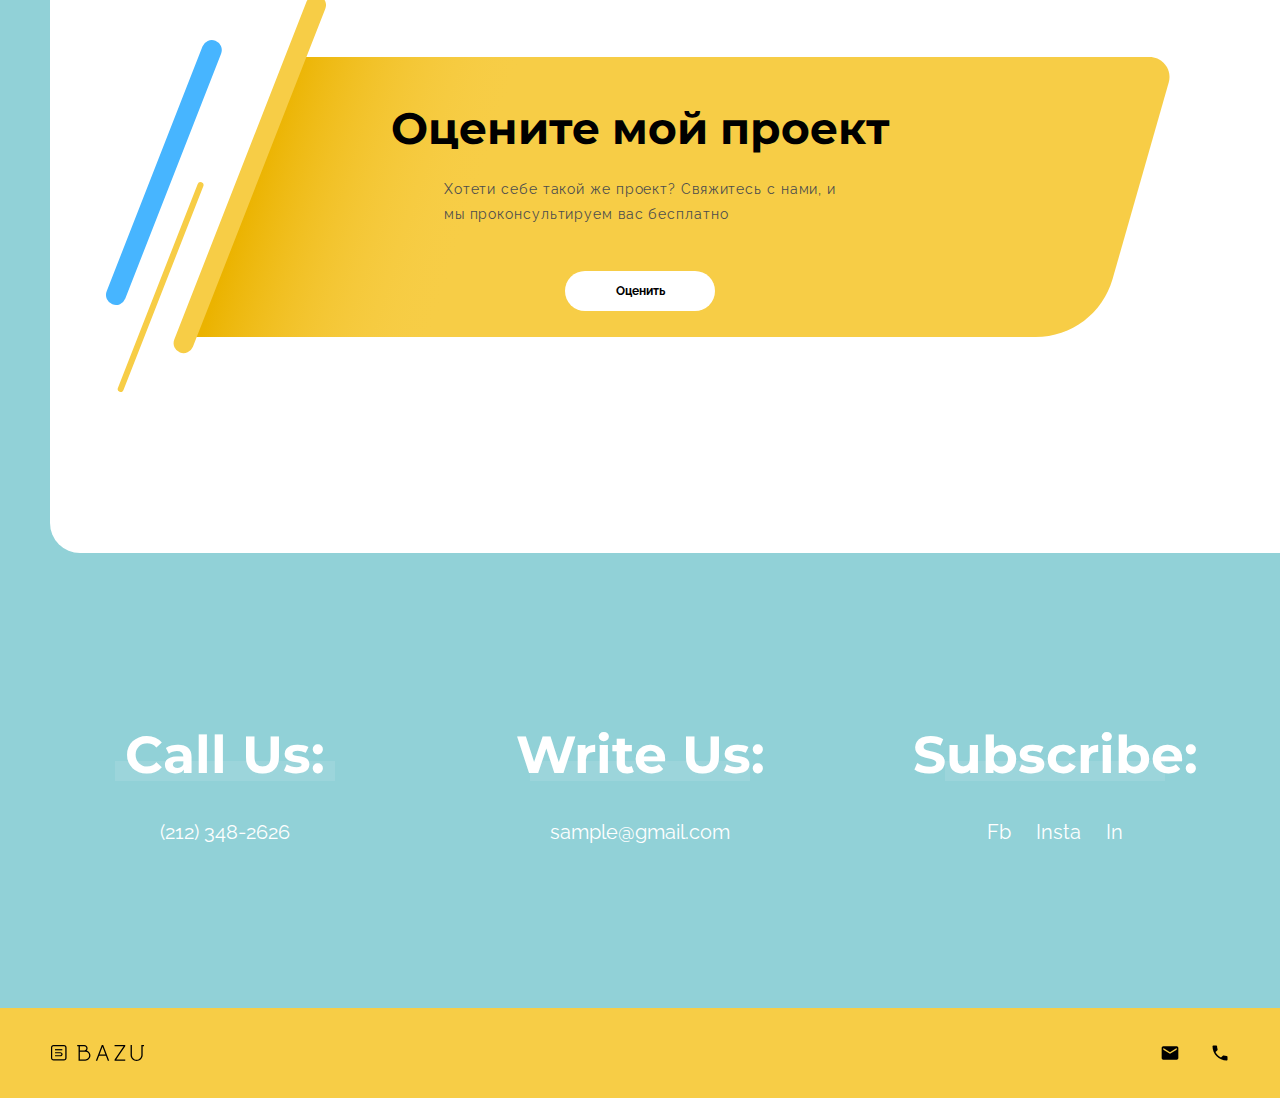
<file: fiory.html>
<!DOCTYPE html>
<html lang="ru-RU">

<head>
    <meta charset="UTF-8">
    <script src="https://ajax.googleapis.com/ajax/libs/jquery/1.9.0/jquery.min.js"></script>
    <title>Fiory Company</title>
    <meta http-equiv="X-UA-Compatible" content="IE=edge, chrome=1">
    <meta name="viewport" content="width=device-width, initial-scale=1">
    <link rel="stylesheet" href="css/main.css">
    <script src="js/appear.js"></script>
    <script src="js/ion.tabs.min.js"></script>
    <link rel="stylesheet" type="text/css" href="slick/slick.css" />
    <link rel="stylesheet" type="text/css" href="slick/slick-theme.css" />
    <script type="text/javascript" src="slick/slick.min.js"></script>
    <link rel="stylesheet" href="owl/owl.carousel.min.css">
    <link rel="stylesheet" href="owl/owl.theme.default.css">
    <script src="owl/owl.carousel.min.js"></script>
    <script src="js/script.js"></script>
</head>

<body>
    <div class="wrapper wrapper_fiory">
        <span class="menu_switcher mobile"></span>
        <div class="header container">

            <a href="#" class="logo"></a>
            <h1 class="menu_title mobile">Menu:</h1>
            <div class="menu">
                <div class="menu_item menu_link_switcher ">
                    <a href="#" class="menu_link pc">Jobs</a>
                    <span class="menu_link mobile">Jobs</span>
                    <div class="menu_sub_links">
                        <a href="#" class="sub_link">Fiori Company</a>
                        <a href="#" class="sub_link">Bonnti Pro</a>
                        <a href="#" class="sub_link">Kyiv City Guide</a>
                    </div>
                </div>
                <div class="menu_item">
                    <a href="http://google.com" class="menu_link">Process</a>
                </div>
                <div class="menu_item">
                    <a href="#" class="menu_link">Services</a>
                </div>
                <div class="menu_item menu_item_active">
                    <a href="#" class="menu_link">Careers</a>
                </div>
                <div class="menu_item">
                    <a href="#" class="menu_link">Contact</a>
                </div>
            </div>
            <h1 class="menu_title mobile">Chose Language:</h1>
            <div class="lang">
                <a href="#" class="lang_active">Russian</a>
                <div class="lang_wrapper">
                    <div class="lang_menu">
                        <a href="#">English</a>
                        <a href="#">Deutch</a>
                        <a href="#">French</a>
                    </div>
                </div>

            </div>
            <div class="mobile menu_close"></div>
        </div>
        <a href="#" class="mobile logo logo_head"></a>
        <section class="section section_header_project section_header_fiory">
           <div class="container pc">
              <div class="breadcrumbs">
                 <a href="#" class="breadcrumbs_home"></a>
                 <a href="#" class="breadcrumbs_item">Fiori Company</a>
              </div>
          </div>
            <div class="project_header_content container">
                <h1>Fiori<br />Company</h1>
                <p class="pc">Kyiv City Guide - приложение для киевлян и гостей города, желающих увидеть Киев во всей его красоте, пройтись неизвестными маршрутами и посетить лучшие места столицы. </p>
                <p class="mobile">Kyiv City Guide - приложение для киевлян и гостей города, желающих увидеть Киев во всей его красоте.</p>
                <div class="project_header_links">
                    <a href="" class="project_button">Перейти на сайт</a>
                </div>
            </div>
            <div class="section_header_project_bg_wrapper">
                <!--<div class="section_background_back section_background_back_1 header_animated_fiory">
                        <div class="back_1_element back_1_element_1">
                            <div class="back_1_element_bg"></div>
                        </div>
                        <div class="back_1_element back_1_element_2">
                            <div class="back_1_element_bg"></div>
                        </div>
                        <div class="back_1_element back_1_element_3">
                            <div class="back_1_element_bg"></div>
                        </div>
                        <div class="back_1_element back_1_element_4">
                            <div class="back_1_element_bg"></div>
                        </div>
                        <div class="back_1_element back_1_element_5">
                            <div class="back_1_element_bg"></div>
                        </div>
                    </div>-->
                    <div class="section_header_project_bg"></div>
                    <div class="section_background_back section_background_back_1 section_background_back_fiory">
                        <div class="back_1_element back_1_element_1">
                            <div class="back_1_element_bg back_1_element_bg_fiory"></div>
                        </div>
                        <div class="back_1_element back_1_element_2">
                            <div class="back_1_element_bg back_1_element_bg_fiory"></div>
                        </div>
                        <div class="back_1_element back_1_element_3">
                            <div class="back_1_element_bg back_1_element_bg_fiory"></div>
                        </div>
                        <div class="back_1_element back_1_element_4">
                            <div class="back_1_element_bg back_1_element_bg_fiory"></div>
                        </div>
                        <div class="back_1_element back_1_element_5">
                            <div class="back_1_element_bg back_1_element_bg_fiory"></div>
                        </div>
                    </div>
            </div>
        </section>
        
        <div class="project_wrapper fiory_wrapper container">
            <div class="container_inner">
                <h1>Бизнес проблемы</h1>
                </div>
                <section class="problems container_inner">
                    <div class="problems_row_1">
                        <div class="problem">
                            <p>Отсутствие представительства на международном рынке</p>
                        </div>
                        <div class="problem">
                            <p>Повышение узнаваемости бренда в Европе</p>
                        </div>
                        <div class="problem">
                            <p>Увеличение лояльности клиента к бренду</p>
                        </div>
                    </div>
                    
                </section>

                <!--CASE-->
                <div class="container_inner">
                <h1>Задачи</h1>
                <section class="solution_fiory">
                    <p>Создание представительского сайта с информацией о компании, презентацией основных услуг компании, иллюстрацией проведённых событий и местонахождением магазинов компании.</p>
                </section>
                <h1>Решение</h1>
                <section class="solution_fiory">
                    <p>Разработка адаптивного представительского сайта для презентации компании FIORI на международном рынке.</p>
                </section>
            </div>
            <!--CASE-->
            <section class="cases cases_fiory">
                <h1>Кейс</h1>

                <!--CASE I-->

                <div class="case dark">
                    <div class="container_inner">
                        <div class="case_bg pc">
                            <div class="case_img">

                            </div>
                        </div>
                        <div class="case_content">
                            <div class="case_title">
                                <h2>01</h2>
                                <span>Организация и<br> проведение событий</span>
                            </div>
                            <div class="case_bg mobile">
                                <div class="case_img">

                                </div>
                            </div>
                            
                        </div>
                    </div>

                </div>

                <!--CASE II-->

                <div class="case">
                    <div class="container_inner">
                        <div class="case_bg case_bg_2 pc">
                            <div class="case_img">

                            </div>
                        </div>
                        <div class="case_content">
                            <div class="case_title">
                                <h2>02</h2>
                                <span>Адаптивность</span>
                            </div>
                            <div class="case_bg case_bg_2 mobile">
                            <div class="case_img">

                            </div>
                        </div>
                          
                        </div>
                    </div>
                </div>

               
                

            </section>

            <!--RATE-->

            <section class="rate container_inner">
                <h1>Оцените<br class="mobile"> мой проект</h1>
                <p>Хотети себе такой же проект? Свяжитесь с нами, и<br class="pc"> мы проконсультируем вас бесплатно</p>
                <a href="#" class="rate_button">Оценить</a>
            </section>

        </div>
        <section class="section">
            <div class="container">
                <div class="call">
                    <div class="call_item">
                        <h2>Call Us:</h2>
                        <a href="tel:2123482626" class="call_mail">(212) 348-2626</a>
                    </div>
                    <div class="call_item">
                        <h2>Write Us:</h2>
                        <a href="#" class="call_mail">sample@gmail.com</a>
                    </div>
                    <div class="call_item">
                        <h2>Subscribe:</h2>
                        <div class="social">
                            <a href="#">Fb</a>
                            <a href="#">Insta</a>
                            <a href="#">In</a>
                        </div>
                    </div>
                </div>
            </div>

        </section>
    </div>

    <footer class="footer">
        <div class="container">
            <a href="#" class="footer_logo"></a>
            <div class="footer_contacts pc">
                <a href="#" class="footer_contacts_item"></a>
                <a href="#" class="footer_contacts_item"></a>
            </div>
        </div>
    </footer>
</body>

</html>
</file>
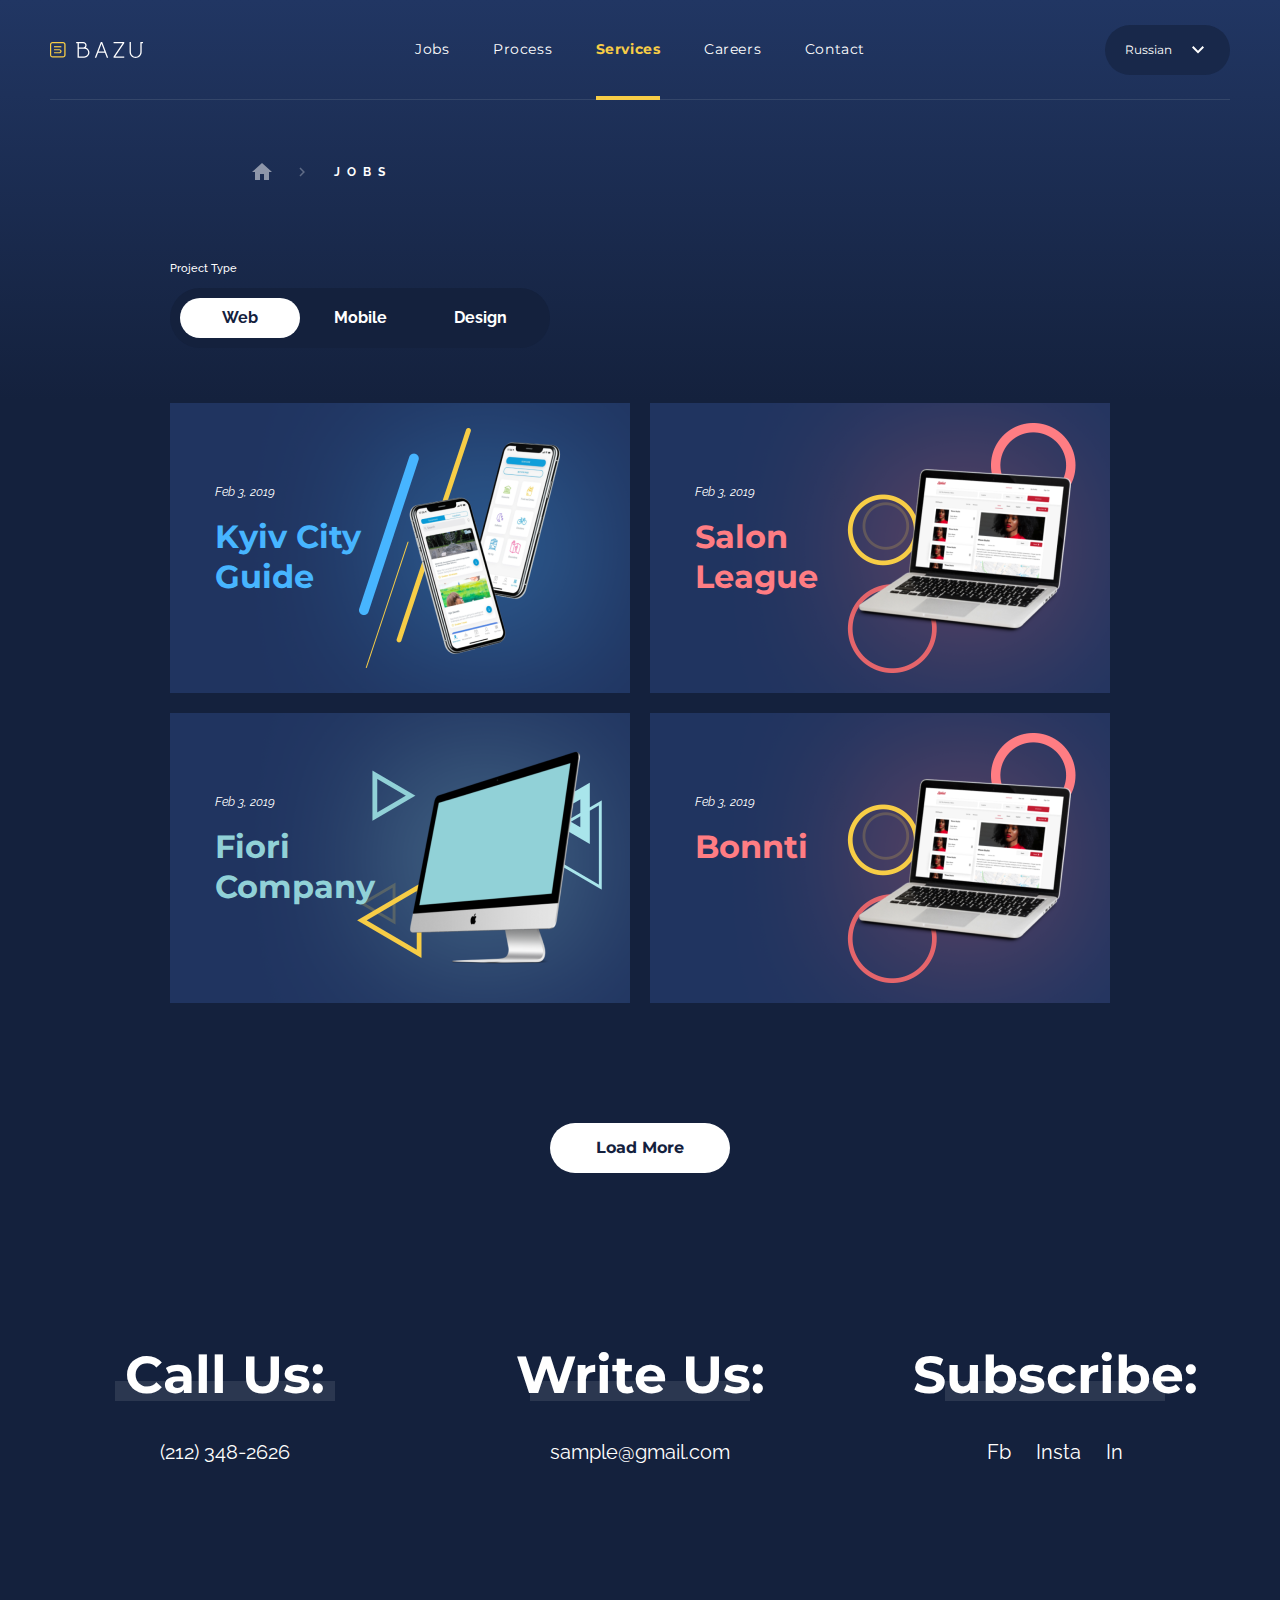
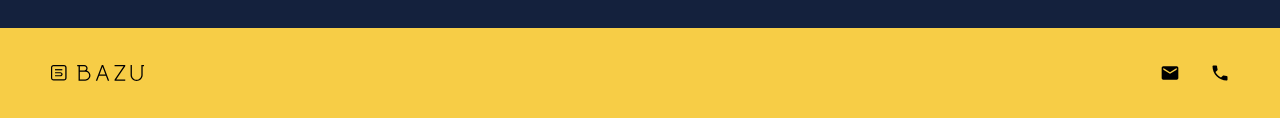
<file: jobs.html>
<!DOCTYPE html>
<html lang="ru-RU">

<head>
    <meta charset="UTF-8">
    <script src="https://ajax.googleapis.com/ajax/libs/jquery/1.9.0/jquery.min.js"></script>
    <title>Our services</title>
    <meta http-equiv="X-UA-Compatible" content="IE=edge, chrome=1">
    <meta name="viewport" content="width=device-width, initial-scale=1">
    <link rel="stylesheet" href="css/main.css">
    <script src="js/appear.js"></script>
    <script src="js/ion.tabs.min.js"></script>
    <link rel="stylesheet" type="text/css" href="slick/slick.css" />
    <link rel="stylesheet" type="text/css" href="slick/slick-theme.css" />
    <script type="text/javascript" src="slick/slick.min.js"></script>
    <link rel="stylesheet" href="owl/owl.carousel.min.css">
    <link rel="stylesheet" href="owl/owl.theme.default.css">
    <script src="owl/owl.carousel.min.js"></script>
    <script src="js/script.js"></script>
</head>

<body>
    <div class="wrapper wrapper_blog">
        <span class="menu_switcher mobile"></span>
        <div class="header container">

            <a href="#" class="logo"></a>
            <h1 class="menu_title mobile">Menu:</h1>
            <div class="menu">
                <div class="menu_item menu_link_switcher ">
                    <a href="#" class="menu_link pc">Jobs</a>
                    <span class="menu_link mobile">Jobs</span>
                    <div class="menu_sub_links">
                        <a href="#" class="sub_link">Fiori Company</a>
                        <a href="#" class="sub_link">Bonnti Pro</a>
                        <a href="#" class="sub_link">Kyiv City Guide</a>
                    </div>
                </div>
                <div class="menu_item">
                    <a href="http://google.com" class="menu_link">Process</a>
                </div>
                <div class="menu_item menu_item_active">
                    <a href="#" class="menu_link">Services</a>
                </div>
                <div class="menu_item">
                    <a href="#" class="menu_link">Careers</a>
                </div>
                <div class="menu_item">
                    <a href="#" class="menu_link">Contact</a>
                </div>
            </div>
            <h1 class="menu_title mobile">Chose Language:</h1>
            <div class="lang">
                <a href="#" class="lang_active">Russian</a>
                <div class="lang_wrapper">
                    <div class="lang_menu">
                        <a href="#">English</a>
                        <a href="#">Deutch</a>
                        <a href="#">French</a>
                    </div>
                </div>

            </div>
            <div class="mobile menu_close"></div>
        </div>
        <a href="#" class="mobile logo logo_head"></a>
        <section class="section section_header_careers">
            <div class="container pc">
                <div class="breadcrumbs">
                    <a href="#" class="breadcrumbs_home"></a>
                    <a href="#" class="breadcrumbs_item">Jobs</a>
                </div>
            </div>

        </section>
        <!--WRAPPER INNER-->

        <div class="wrapper_jobs">
           <div class="container_inner">
              <span class="jobs_type pc">Project Type</span>
               <div class="jobs_tab">
                    <a href="#" class="jobs_tab_item jobs_tab_item_active">Web</a>
                    <a href="#" class="jobs_tab_item">Mobile</a>
                    <a href="#" class="jobs_tab_item">Design</a>
                </div>
                <div class="jobs_container">
                   <div class="jobs_side">
                      <a href="" class="jobs_item jobs_item_1">
                          <div class="jobs_item_content">
                              <div class="date">Feb 3, 2019</div>
                              <h3>Kyiv City <br>Guide</h3>
                          </div>
                      </a>
                     <a href="" class="jobs_item jobs_item_2">
                          <div class="jobs_item_content">
                              <div class="date">Feb 3, 2019</div>
                              <h3>Fiori <br>Company</h3>
                          </div>
                      </a>
                       
                   </div>
                    <div class="jobs_side">
                       <a href="" class="jobs_item jobs_item_3">
                          <div class="jobs_item_content">
                              <div class="date">Feb 3, 2019</div>
                              <h3>Salon <br>League</h3>
                          </div>
                      </a>
                      <a href="" class="jobs_item jobs_item_4">
                          <div class="jobs_item_content">
                              <div class="date">Feb 3, 2019</div>
                              <h3>Bonnti</h3>
                          </div>
                      </a>
                    </div>
                    
                </div>
                <a href="#" class="jobs_more">Load more</a>
           </div>
         
        </div>
        <section class="section">
            <div class="container">
                <div class="call">
                    <div class="call_item">
                        <h2>Call Us:</h2>
                        <a href="tel:2123482626" class="call_mail">(212) 348-2626</a>
                    </div>
                    <div class="call_item">
                        <h2>Write Us:</h2>
                        <a href="#" class="call_mail">sample@gmail.com</a>
                    </div>
                    <div class="call_item">
                        <h2>Subscribe:</h2>
                        <div class="social">
                            <a href="#">Fb</a>
                            <a href="#">Insta</a>
                            <a href="#">In</a>
                        </div>
                    </div>
                </div>
            </div>

        </section>
    </div>

    <footer class="footer">
        <div class="container">
            <a href="#" class="footer_logo"></a>
            <div class="footer_contacts pc">
                <a href="#" class="footer_contacts_item"></a>
                <a href="#" class="footer_contacts_item"></a>
            </div>
        </div>
    </footer>
</body>

</html>
</file>
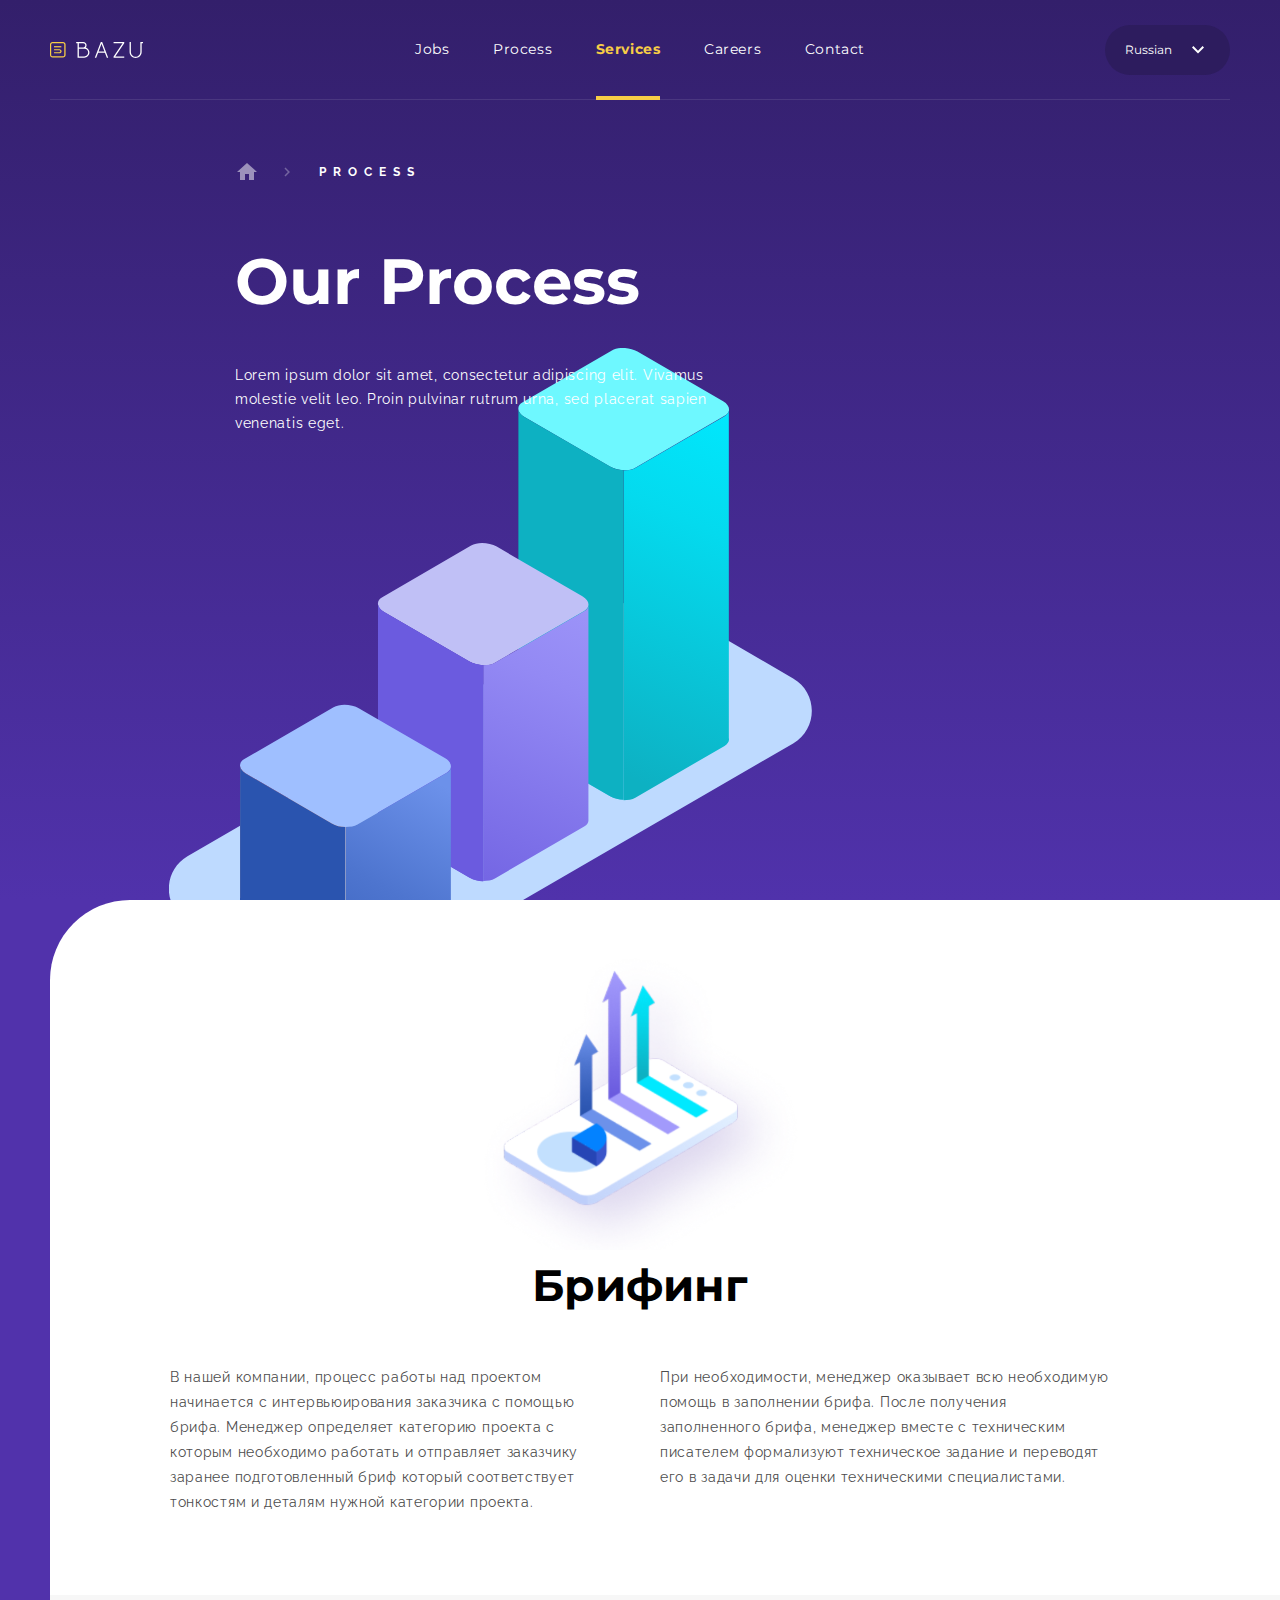
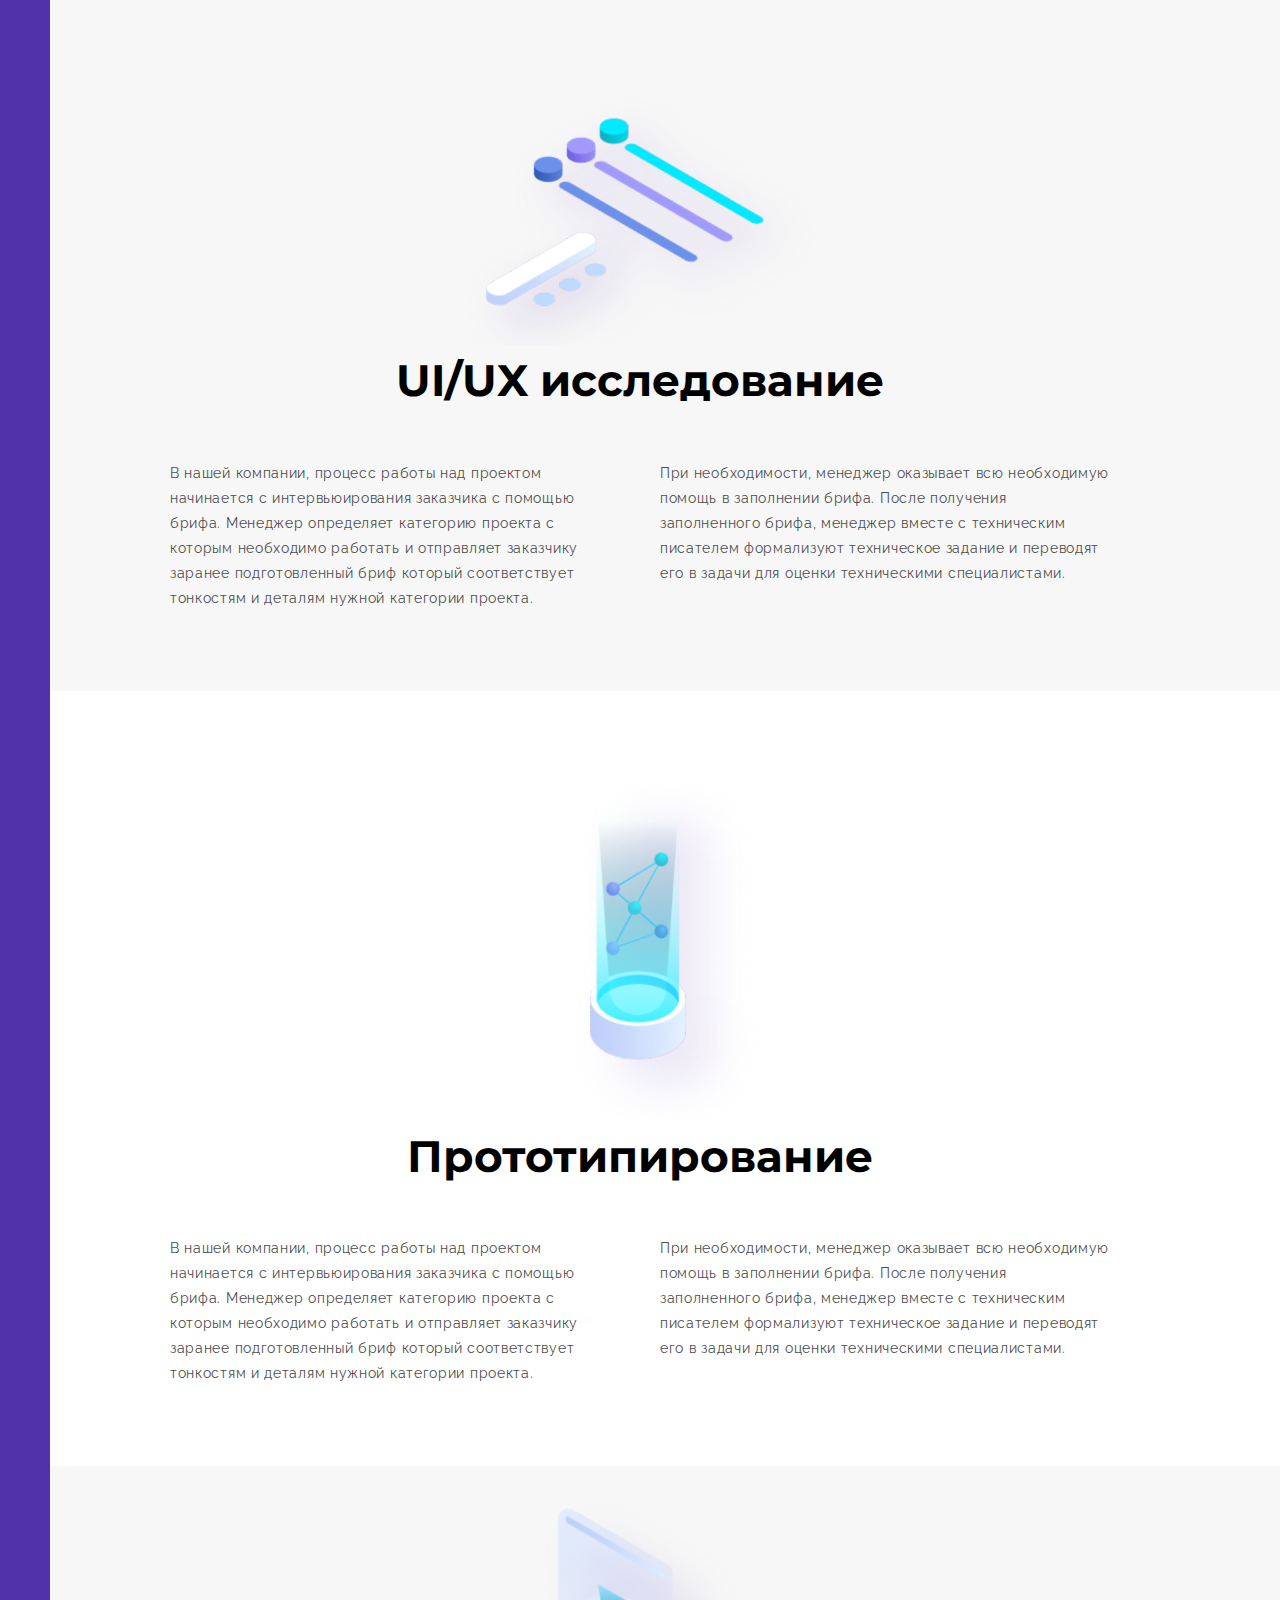
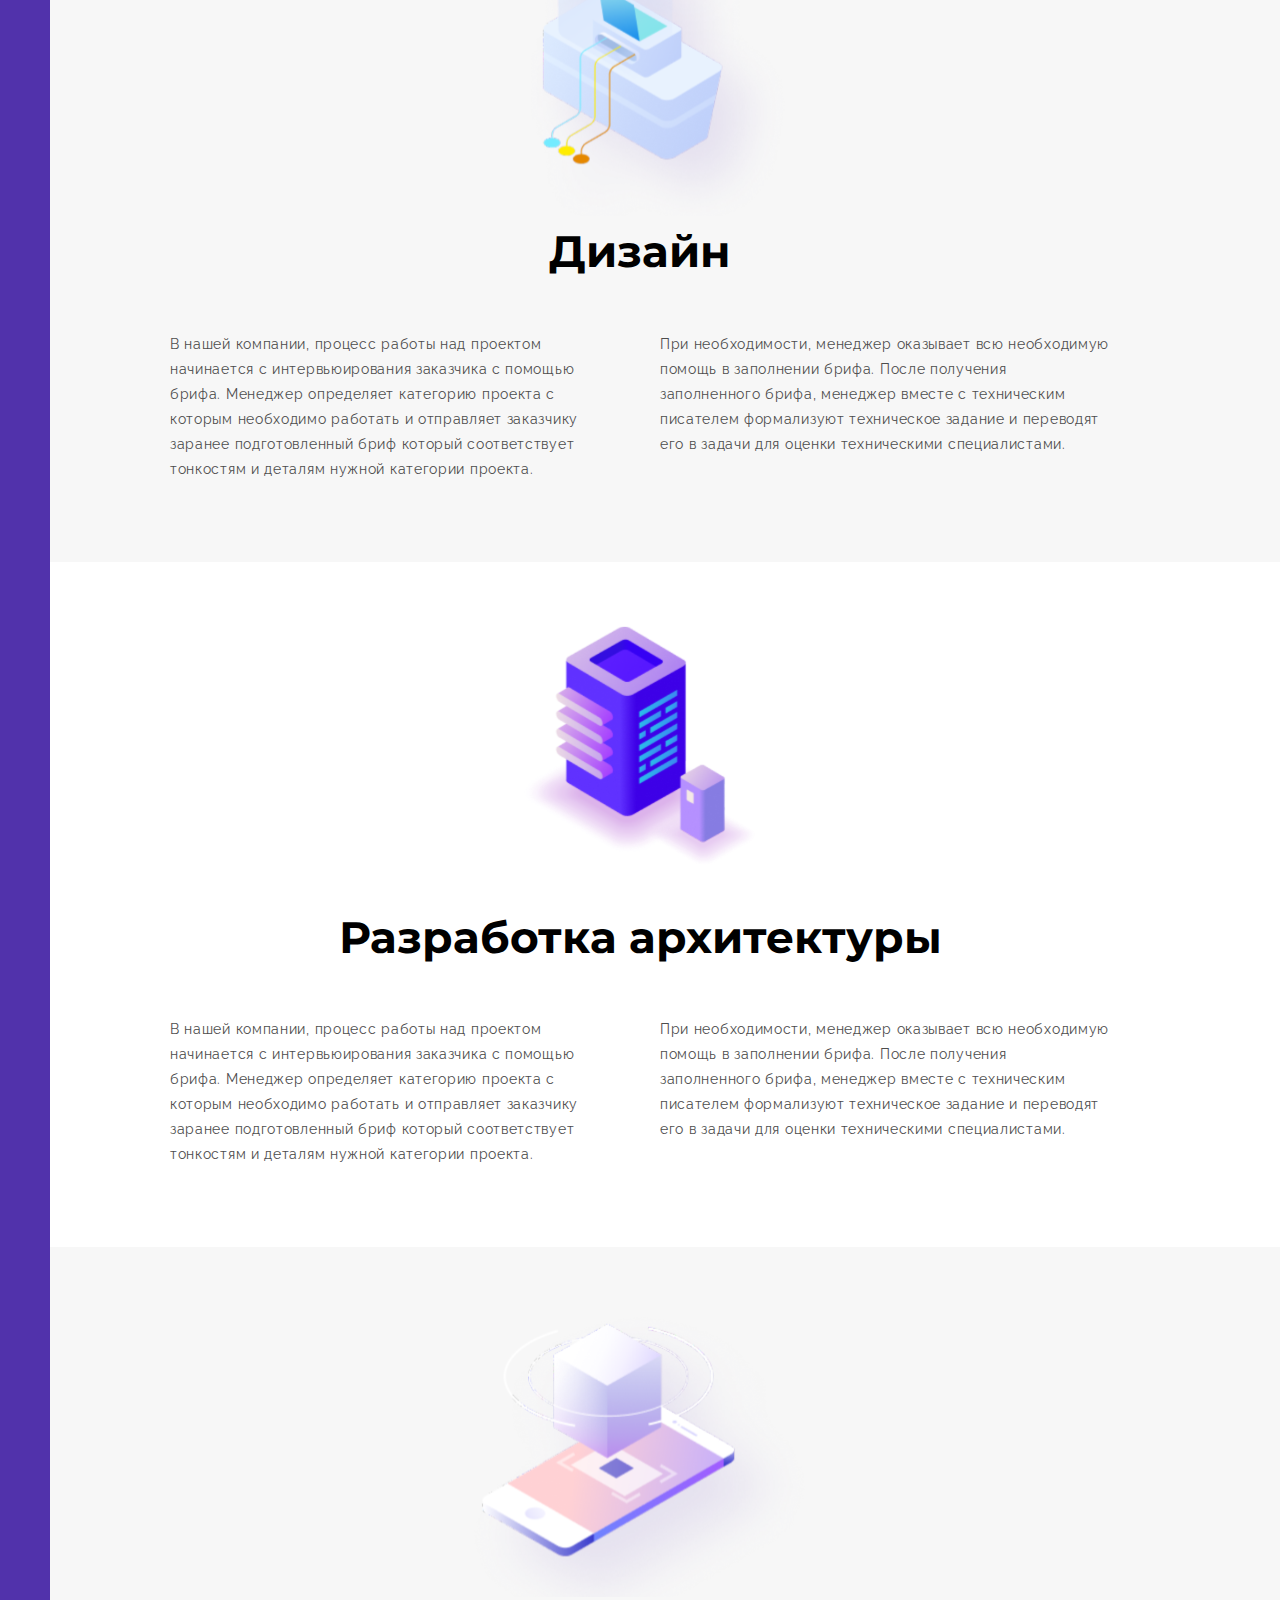
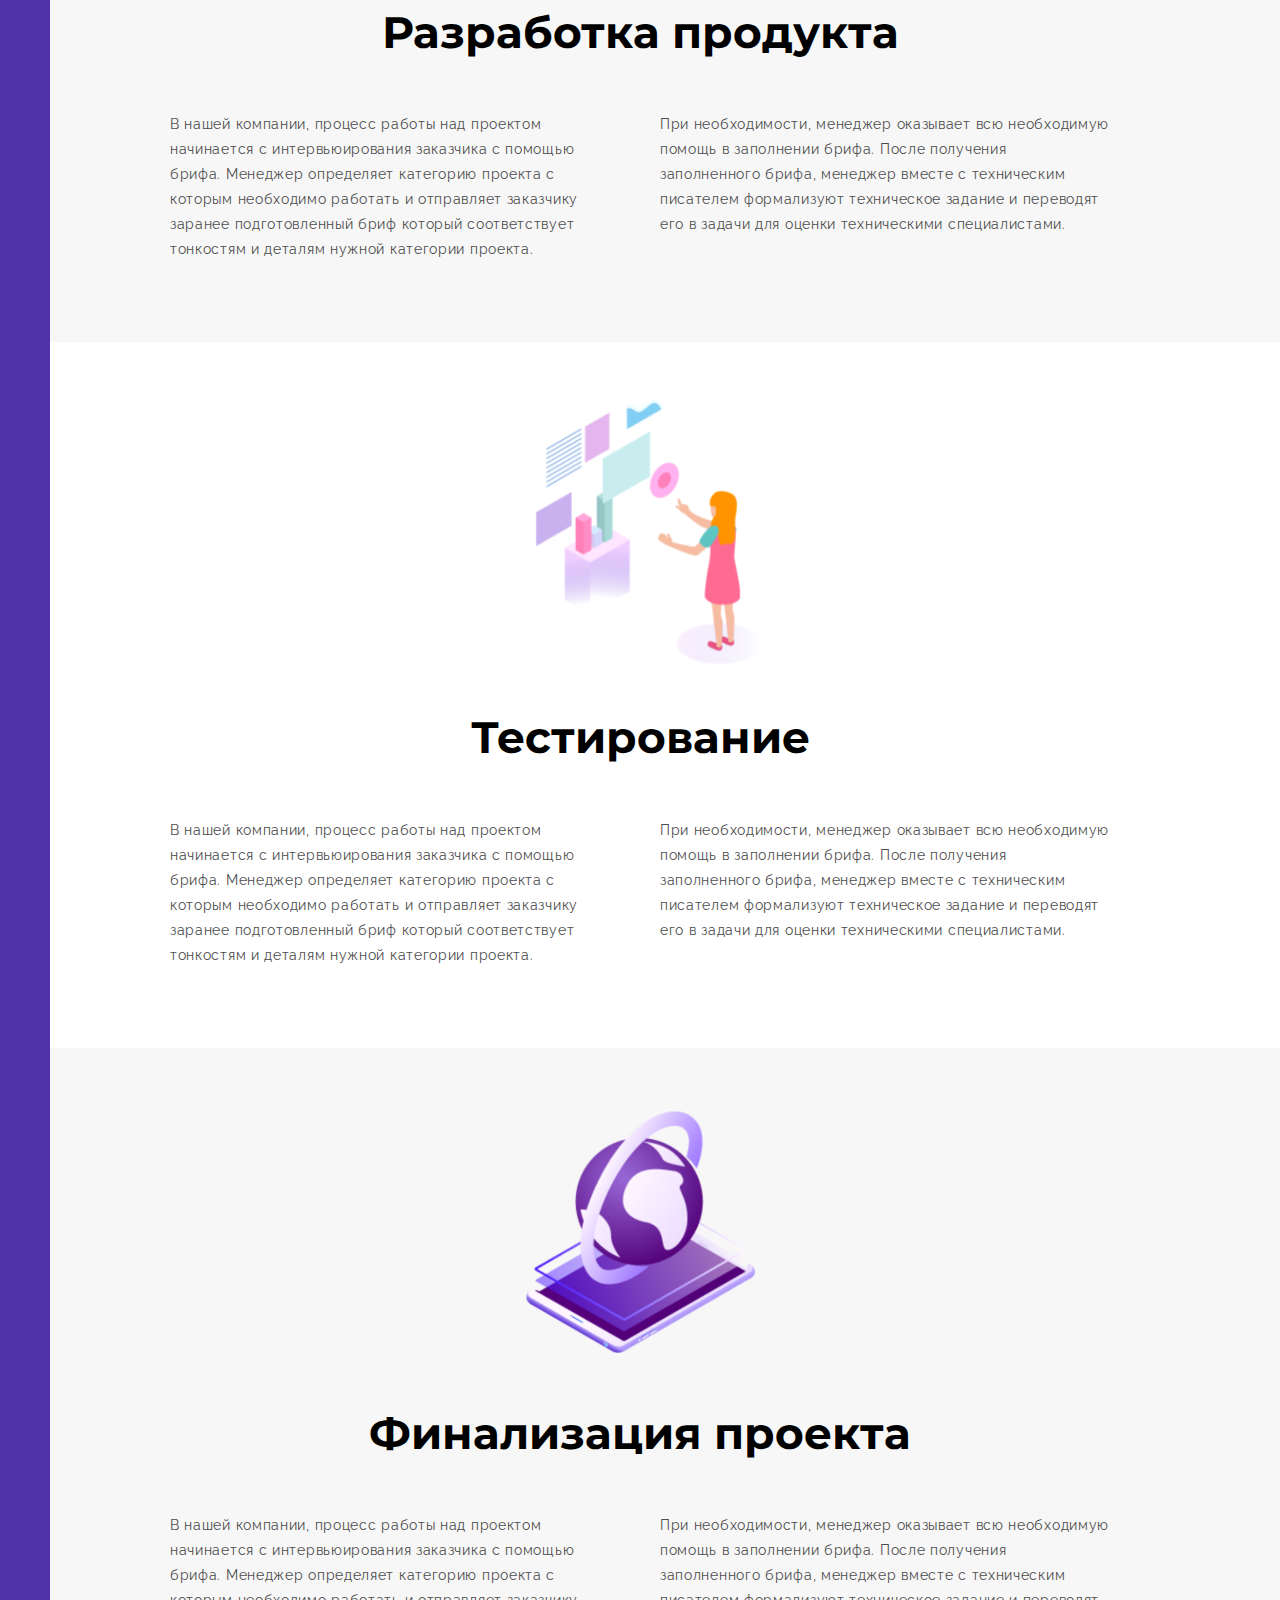
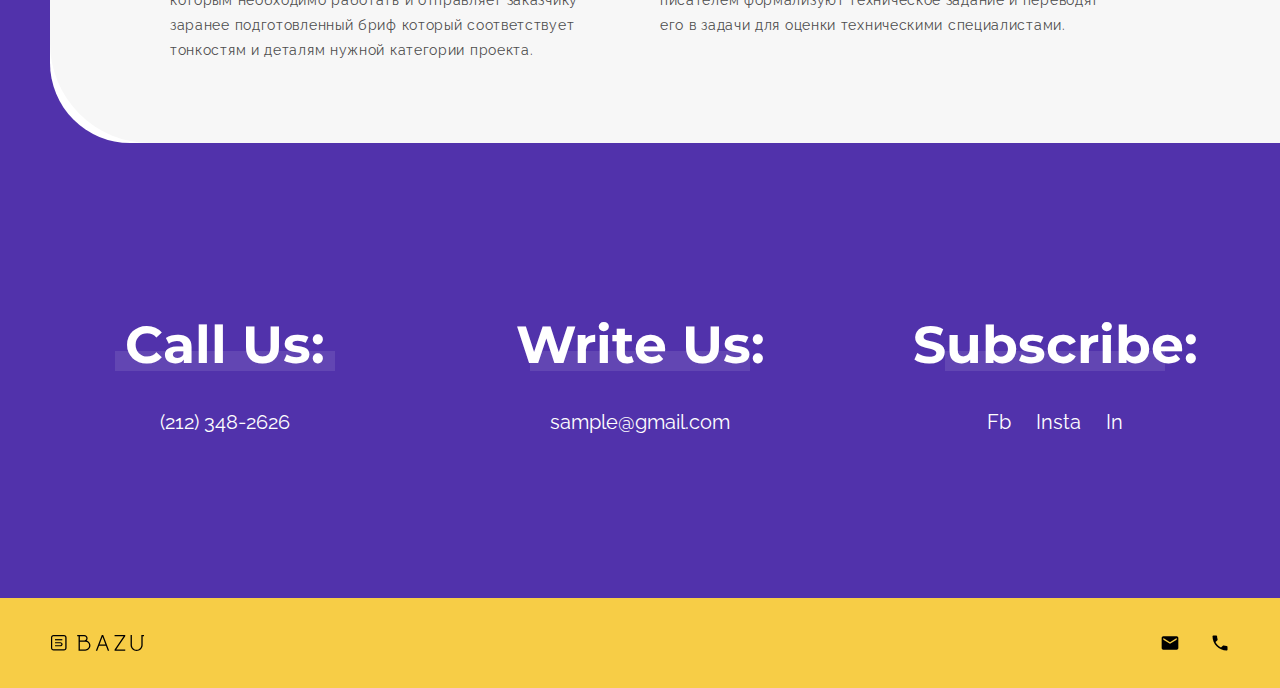
<file: process.html>
<!DOCTYPE html>
<html lang="ru-RU">

<head>
    <meta charset="UTF-8">
    <script src="https://ajax.googleapis.com/ajax/libs/jquery/1.9.0/jquery.min.js"></script>
    <title>Process</title>
    <meta http-equiv="X-UA-Compatible" content="IE=edge, chrome=1">
    <meta name="viewport" content="width=device-width, initial-scale=1">
    <link rel="stylesheet" href="css/main.css">
    <script src="js/appear.js"></script>
    <script src="js/ion.tabs.min.js"></script>
    <link rel="stylesheet" type="text/css" href="slick/slick.css" />
    <link rel="stylesheet" type="text/css" href="slick/slick-theme.css" />
    <script type="text/javascript" src="slick/slick.min.js"></script>
    <link rel="stylesheet" href="owl/owl.carousel.min.css">
    <link rel="stylesheet" href="owl/owl.theme.default.css">
    <script src="owl/owl.carousel.min.js"></script>
    <script src="js/script.js"></script>
</head>

<body>
    <div class="wrapper wrapper_process">
        <span class="menu_switcher mobile"></span>
        <div class="header container">

            <a href="#" class="logo"></a>
            <h1 class="menu_title mobile">Menu:</h1>
            <div class="menu">
                <div class="menu_item menu_link_switcher ">
                    <a href="#" class="menu_link pc">Jobs</a>
                    <span class="menu_link mobile">Jobs</span>
                    <div class="menu_sub_links">
                        <a href="#" class="sub_link">Fiori Company</a>
                        <a href="#" class="sub_link">Bonnti Pro</a>
                        <a href="#" class="sub_link">Kyiv City Guide</a>
                    </div>
                </div>
                <div class="menu_item">
                    <a href="http://google.com" class="menu_link">Process</a>
                </div>
                <div class="menu_item menu_item_active">
                    <a href="#" class="menu_link">Services</a>
                </div>
                <div class="menu_item">
                    <a href="#" class="menu_link">Careers</a>
                </div>
                <div class="menu_item">
                    <a href="#" class="menu_link">Contact</a>
                </div>
            </div>
            <h1 class="menu_title mobile">Chose Language:</h1>
            <div class="lang">
                <a href="#" class="lang_active">Russian</a>
                <div class="lang_wrapper">
                    <div class="lang_menu">
                        <a href="#">English</a>
                        <a href="#">Deutch</a>
                        <a href="#">French</a>
                    </div>
                </div>

            </div>
            <div class="mobile menu_close"></div>
        </div>
        <a href="#" class="mobile logo logo_head"></a>
        <section class="section section_header_process">
          <div class="container pc">
              <div class="breadcrumbs">
                 <a href="#" class="breadcrumbs_home"></a>
                 <a href="#" class="breadcrumbs_item">Process</a>
              </div>
          </div>
           
            <div class="process_header_content container">
               
                <h1>Our Process</h1>
                <p>Lorem ipsum dolor sit amet, consectetur adipiscing elit. Vivamus molestie velit leo. Proin pulvinar rutrum urna, sed placerat sapien venenatis eget. </p>
            </div>
            <div class="section_header_process_bg"></div>
        </section>
        <!--WRAPPER INNER-->

        <div class="process_wrapper container">


            <section class="section_process container_inner">
               <div class="section_bg container_inner"></div>
                <h1>Брифинг</h1>
                <div class="process_text">
                    <p>В нашей компании, процесс работы над проектом начинается с интервьюирования заказчика с помощью брифа. Менеджер определяет категорию проекта с которым необходимо работать и отправляет заказчику заранее подготовленный бриф который соответствует тонкостям и деталям нужной категории проекта. <br /><i class="mobile br_height"></i> При необходимости, менеджер оказывает всю необходимую помощь в заполнении брифа.
                        После получения заполненного брифа, менеджер вместе с техническим писателем формализуют техническое задание и переводят его в задачи для оценки техническими специалистами.</p>
                </div>
            </section>

            <section class="section_process dark_process">
               <div class="section_bg container_inner"></div>
                <h1>UI/UX<br class="mobile"> исследование</h1>
                <div class="container_inner">
                    <div class="process_text">
                        <p>В нашей компании, процесс работы над проектом начинается с интервьюирования заказчика с помощью брифа. Менеджер определяет категорию проекта с которым необходимо работать и отправляет заказчику заранее подготовленный бриф который соответствует тонкостям и деталям нужной категории проекта. <br /><i class="mobile br_height"></i> При необходимости, менеджер оказывает всю необходимую помощь в заполнении брифа.
                            После получения заполненного брифа, менеджер вместе с техническим писателем формализуют техническое задание и переводят его в задачи для оценки техническими специалистами.</p>
                    </div>
                </div>
            </section>

            <section class="section_process container_inner">
               <div class="section_bg container_inner"></div>
                <h1 class="pc">Прототипирование</h1>
                <h1 class="mobile">Создание<br class="mobile"> прототипа</h1>
                <div class="process_text">
                    <p>В нашей компании, процесс работы над проектом начинается с интервьюирования заказчика с помощью брифа. Менеджер определяет категорию проекта с которым необходимо работать и отправляет заказчику заранее подготовленный бриф который соответствует тонкостям и деталям нужной категории проекта. <br /><i class="mobile br_height"></i> При необходимости, менеджер оказывает всю необходимую помощь в заполнении брифа.
                        После получения заполненного брифа, менеджер вместе с техническим писателем формализуют техническое задание и переводят его в задачи для оценки техническими специалистами.</p>
                </div>
            </section>

            <section class="section_process dark_process">
               <div class="section_bg container_inner"></div>
                <h1>Дизайн</h1>
                <div class="container_inner">
                    <div class="process_text">
                        <p>В нашей компании, процесс работы над проектом начинается с интервьюирования заказчика с помощью брифа. Менеджер определяет категорию проекта с которым необходимо работать и отправляет заказчику заранее подготовленный бриф который соответствует тонкостям и деталям нужной категории проекта. <br /><i class="mobile br_height"></i> При необходимости, менеджер оказывает всю необходимую помощь в заполнении брифа.
                            После получения заполненного брифа, менеджер вместе с техническим писателем формализуют техническое задание и переводят его в задачи для оценки техническими специалистами.</p>
                    </div>
                </div>
            </section>
            <section class="section_process container_inner">
               <div class="section_bg container_inner"></div>
                <h1>Разработка архитектуры</h1>
                <div class="process_text">
                    <p>В нашей компании, процесс работы над проектом начинается с интервьюирования заказчика с помощью брифа. Менеджер определяет категорию проекта с которым необходимо работать и отправляет заказчику заранее подготовленный бриф который соответствует тонкостям и деталям нужной категории проекта. <br /><i class="mobile br_height"></i> При необходимости, менеджер оказывает всю необходимую помощь в заполнении брифа.
                        После получения заполненного брифа, менеджер вместе с техническим писателем формализуют техническое задание и переводят его в задачи для оценки техническими специалистами.</p>
                </div>
            </section>

            <section class="section_process dark_process">
               <div class="section_bg container_inner"></div>
                <h1>Разработка<br class="mobile"> продукта</h1>
                <div class="container_inner">
                    <div class="process_text">
                        <p>В нашей компании, процесс работы над проектом начинается с интервьюирования заказчика с помощью брифа. Менеджер определяет категорию проекта с которым необходимо работать и отправляет заказчику заранее подготовленный бриф который соответствует тонкостям и деталям нужной категории проекта. <br /><i class="mobile br_height"></i> При необходимости, менеджер оказывает всю необходимую помощь в заполнении брифа.
                            После получения заполненного брифа, менеджер вместе с техническим писателем формализуют техническое задание и переводят его в задачи для оценки техническими специалистами.</p>
                    </div>
                </div>
            </section>

            <section class="section_process container_inner">
               <div class="section_bg container_inner"></div>
                <h1>Тестирование</h1>
                <div class="process_text">
                    <p>В нашей компании, процесс работы над проектом начинается с интервьюирования заказчика с помощью брифа. Менеджер определяет категорию проекта с которым необходимо работать и отправляет заказчику заранее подготовленный бриф который соответствует тонкостям и деталям нужной категории проекта. <br /><i class="mobile br_height"></i> При необходимости, менеджер оказывает всю необходимую помощь в заполнении брифа.
                        После получения заполненного брифа, менеджер вместе с техническим писателем формализуют техническое задание и переводят его в задачи для оценки техническими специалистами.</p>
                </div>
            </section>

            <section class="section_process dark_process">
               <div class="section_bg container_inner"></div>
                <h1>Финализация<br class="mobile"> проекта</h1>
                <div class="container_inner">
                    <div class="process_text">
                        <p>В нашей компании, процесс работы над проектом начинается с интервьюирования заказчика с помощью брифа. Менеджер определяет категорию проекта с которым необходимо работать и отправляет заказчику заранее подготовленный бриф который соответствует тонкостям и деталям нужной категории проекта. <br /><i class="mobile br_height"></i> При необходимости, менеджер оказывает всю необходимую помощь в заполнении брифа.
                            После получения заполненного брифа, менеджер вместе с техническим писателем формализуют техническое задание и переводят его в задачи для оценки техническими специалистами.</p>
                    </div>
                </div>
            </section>

        </div>
        <section class="section">
            <div class="container">
                <div class="call">
                    <div class="call_item">
                        <h2>Call Us:</h2>
                        <a href="tel:2123482626" class="call_mail">(212) 348-2626</a>
                    </div>
                    <div class="call_item">
                        <h2>Write Us:</h2>
                        <a href="#" class="call_mail">sample@gmail.com</a>
                    </div>
                    <div class="call_item">
                        <h2>Subscribe:</h2>
                        <div class="social">
                            <a href="#">Fb</a>
                            <a href="#">Insta</a>
                            <a href="#">In</a>
                        </div>
                    </div>
                </div>
            </div>

        </section>
    </div>

    <footer class="footer">
        <div class="container">
            <a href="#" class="footer_logo"></a>
            <div class="footer_contacts pc">
                <a href="#" class="footer_contacts_item"></a>
                <a href="#" class="footer_contacts_item"></a>
            </div>
        </div>
    </footer>
</body>

</html>
</file>
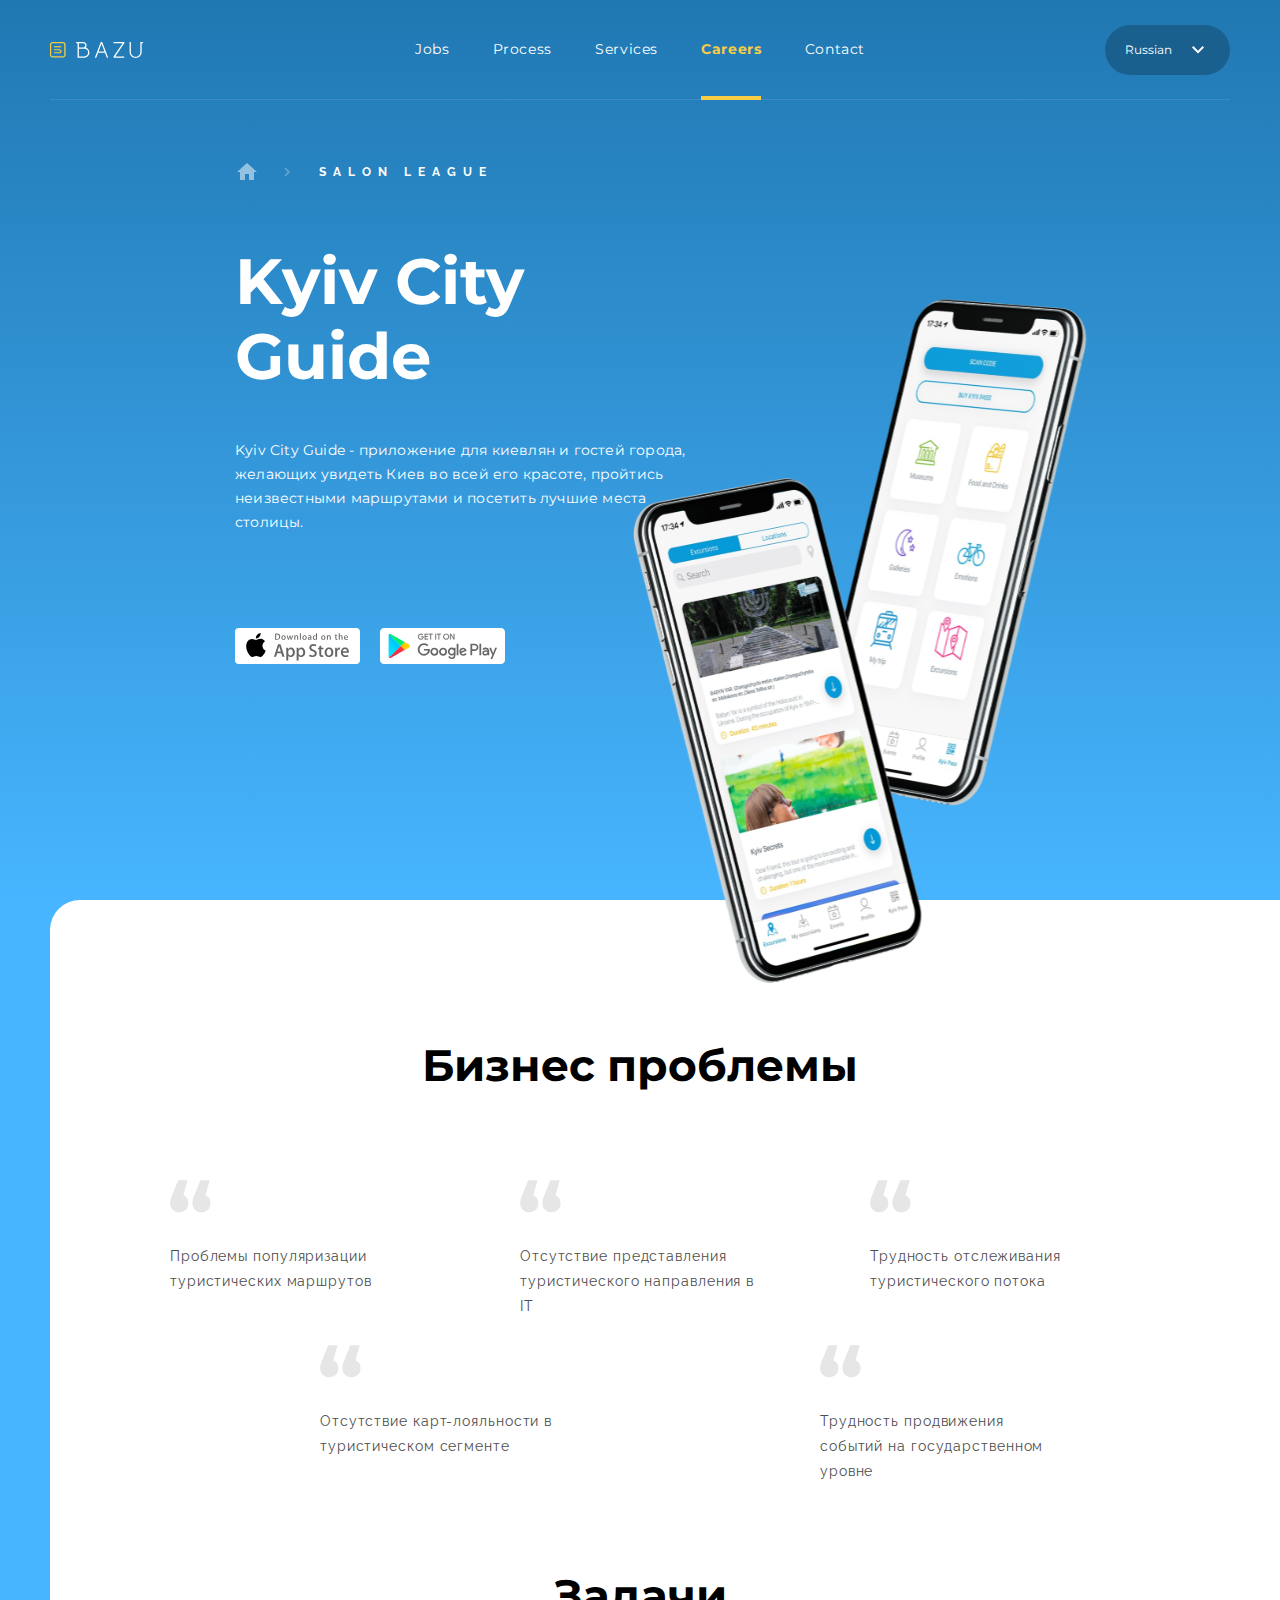
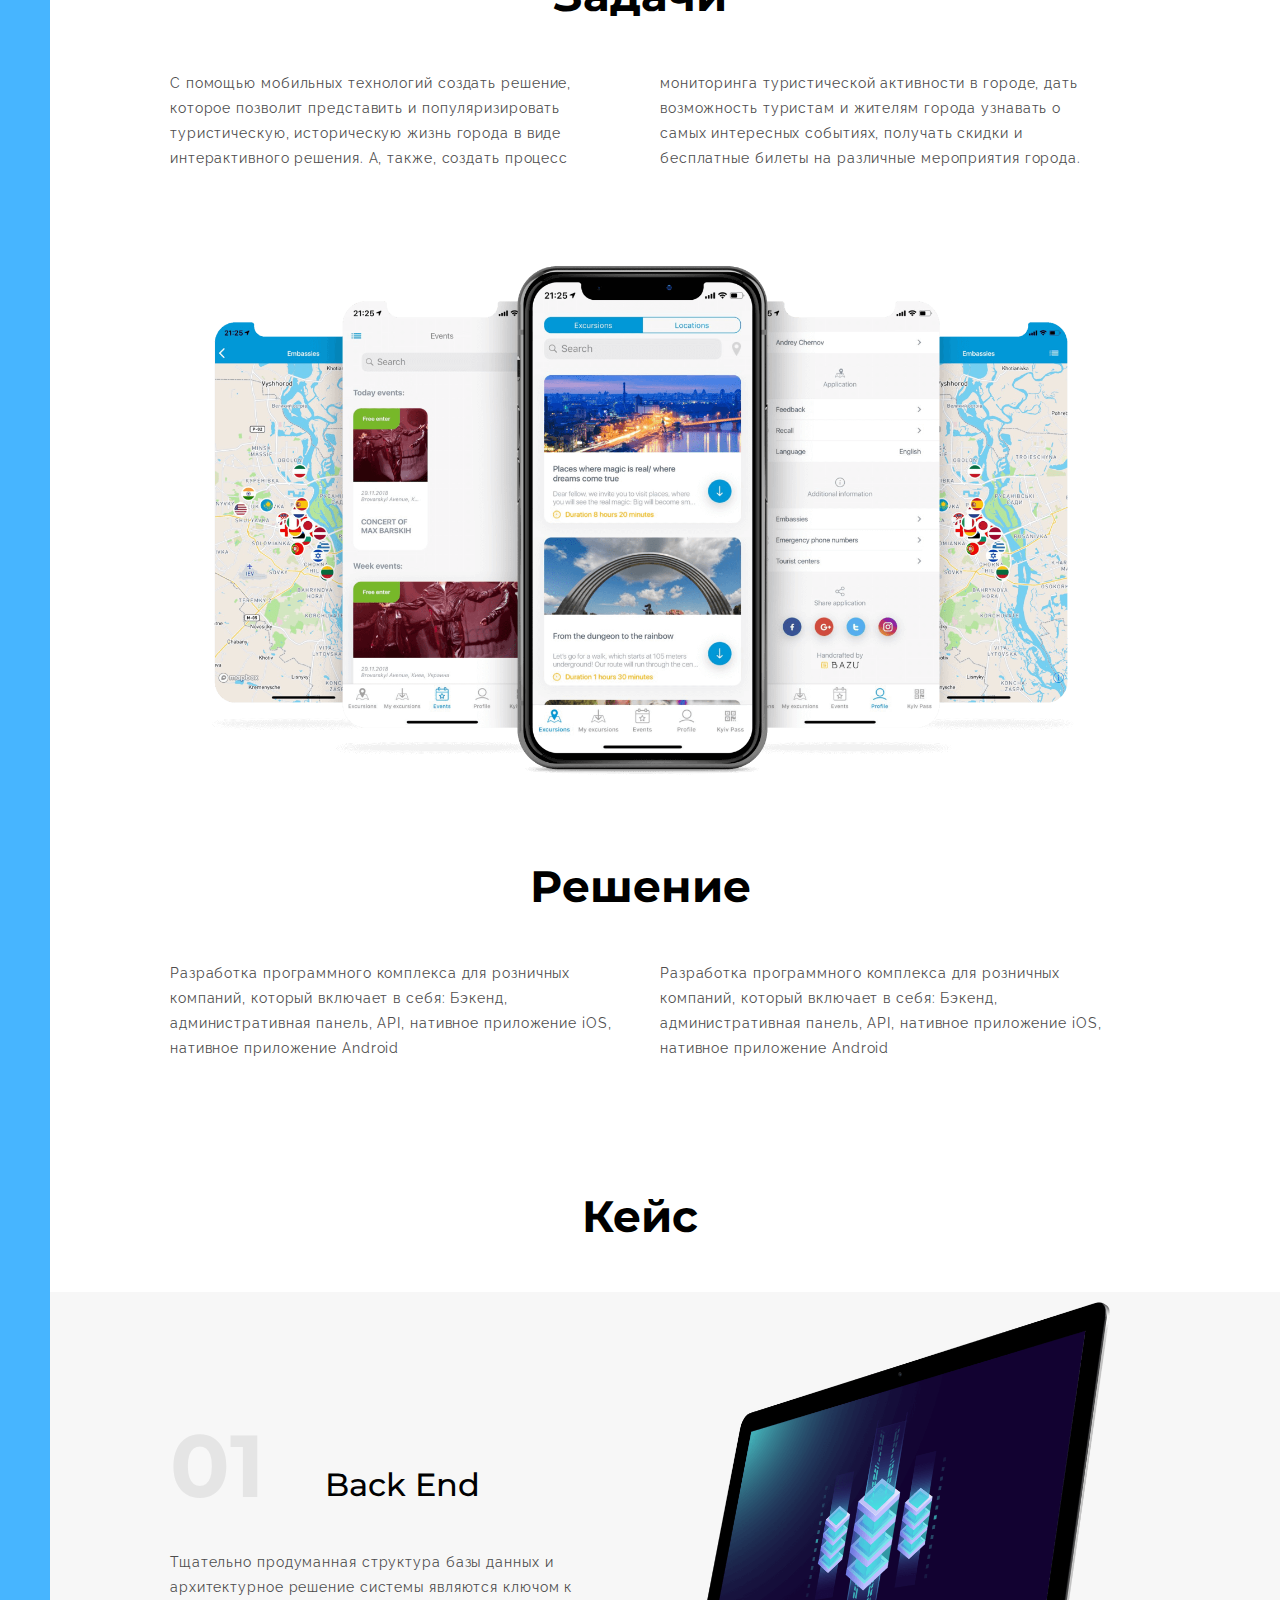
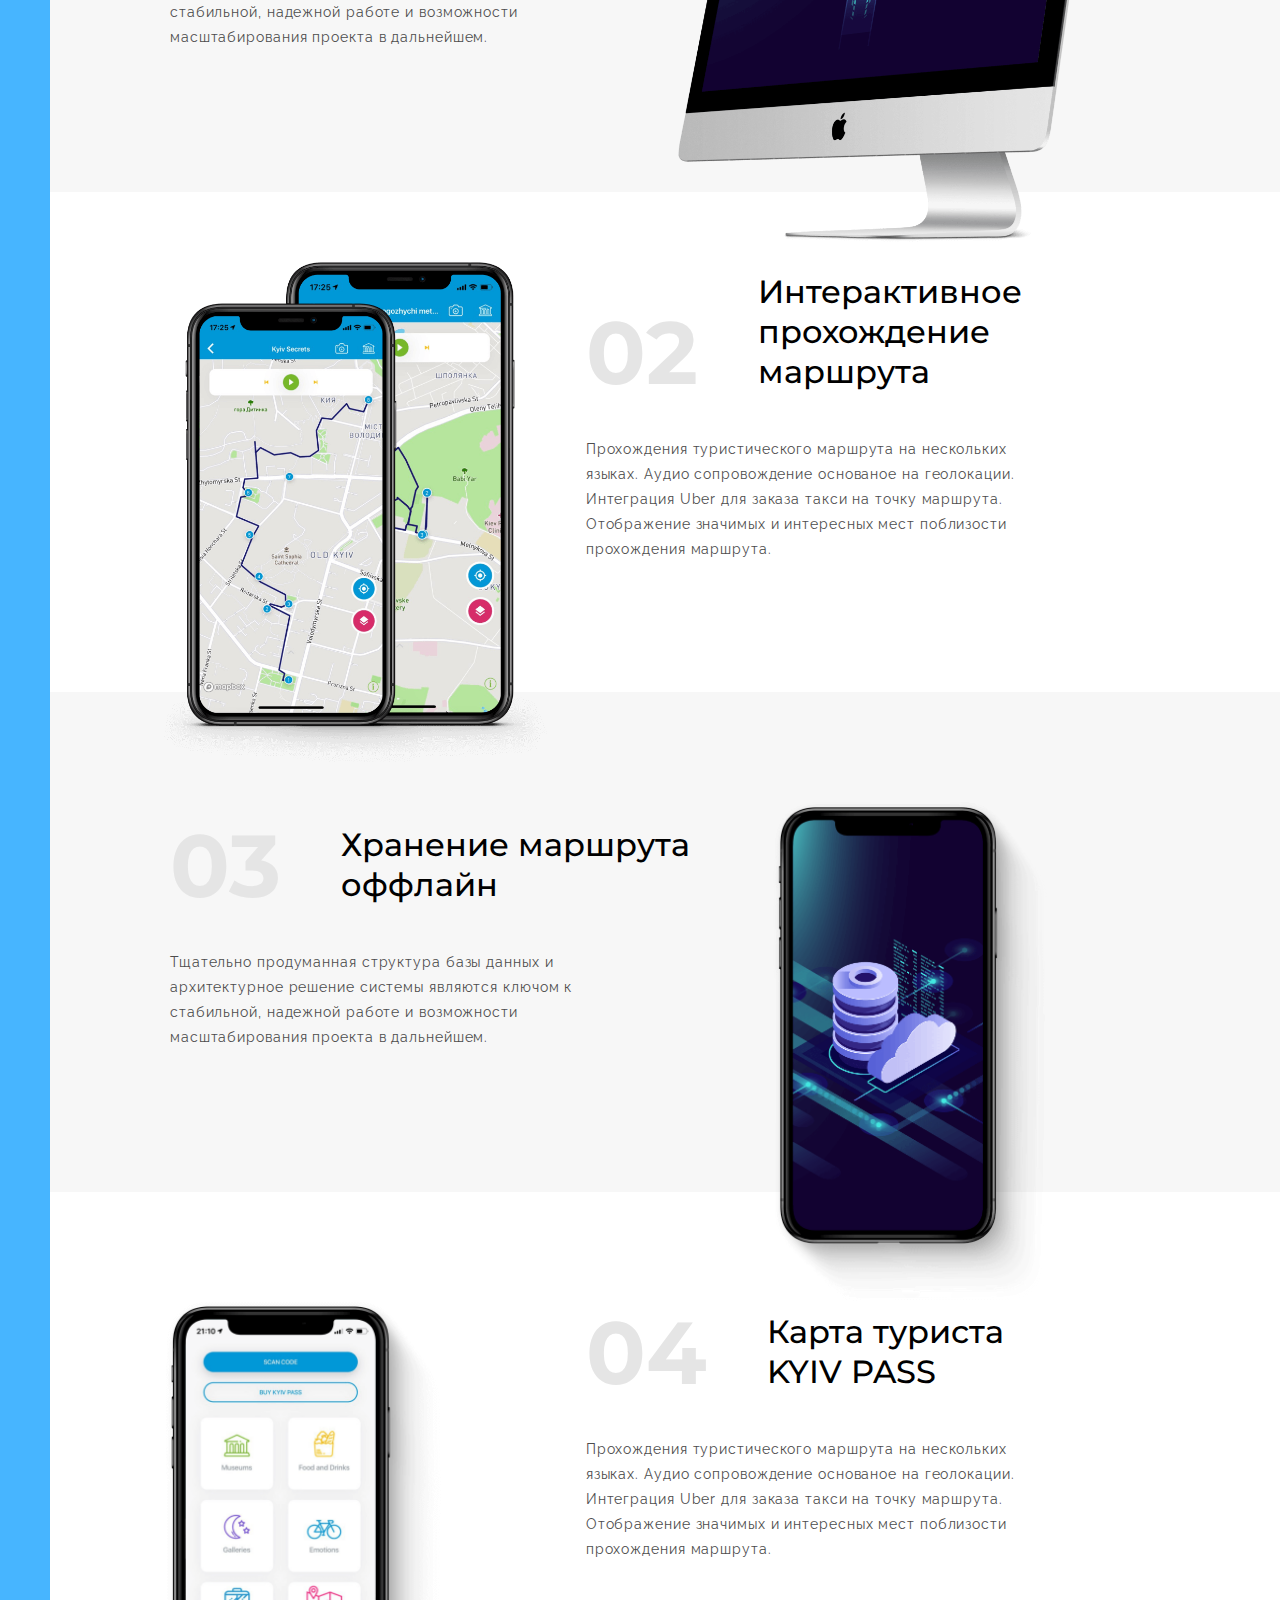
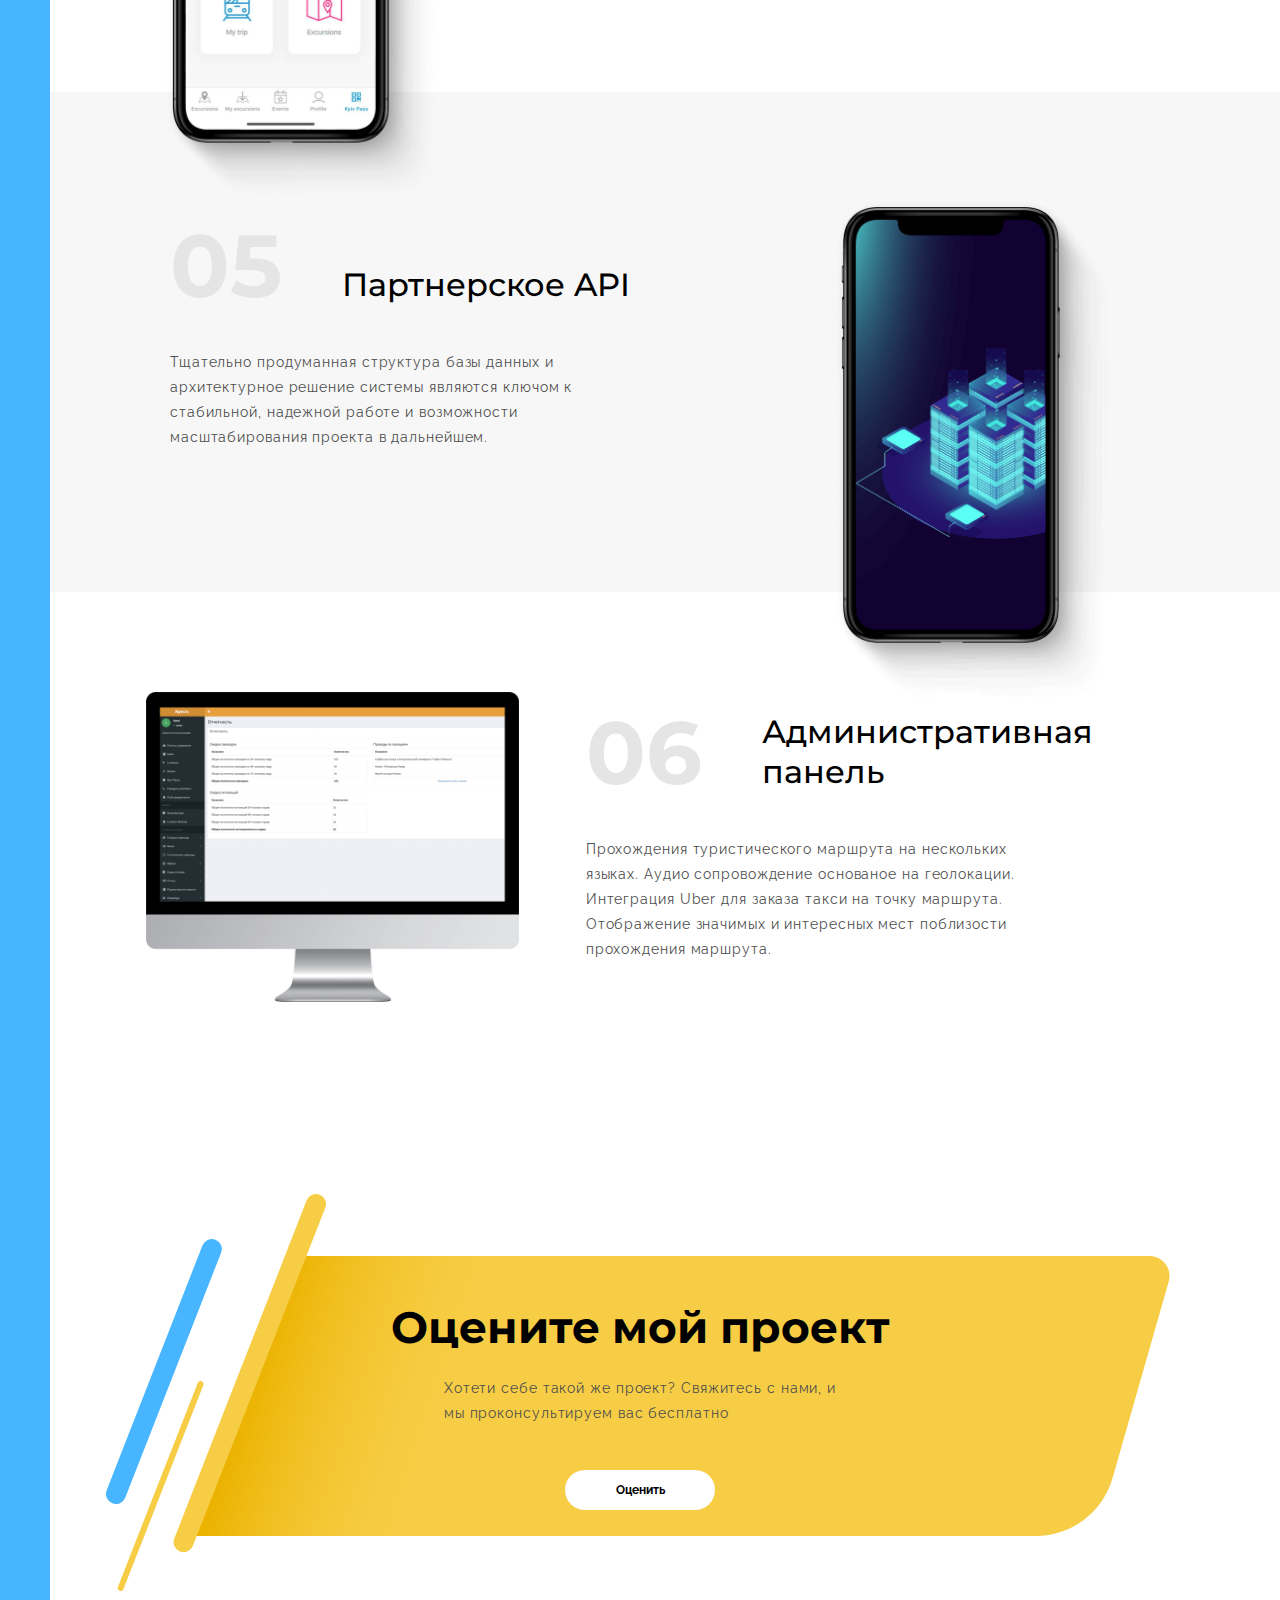
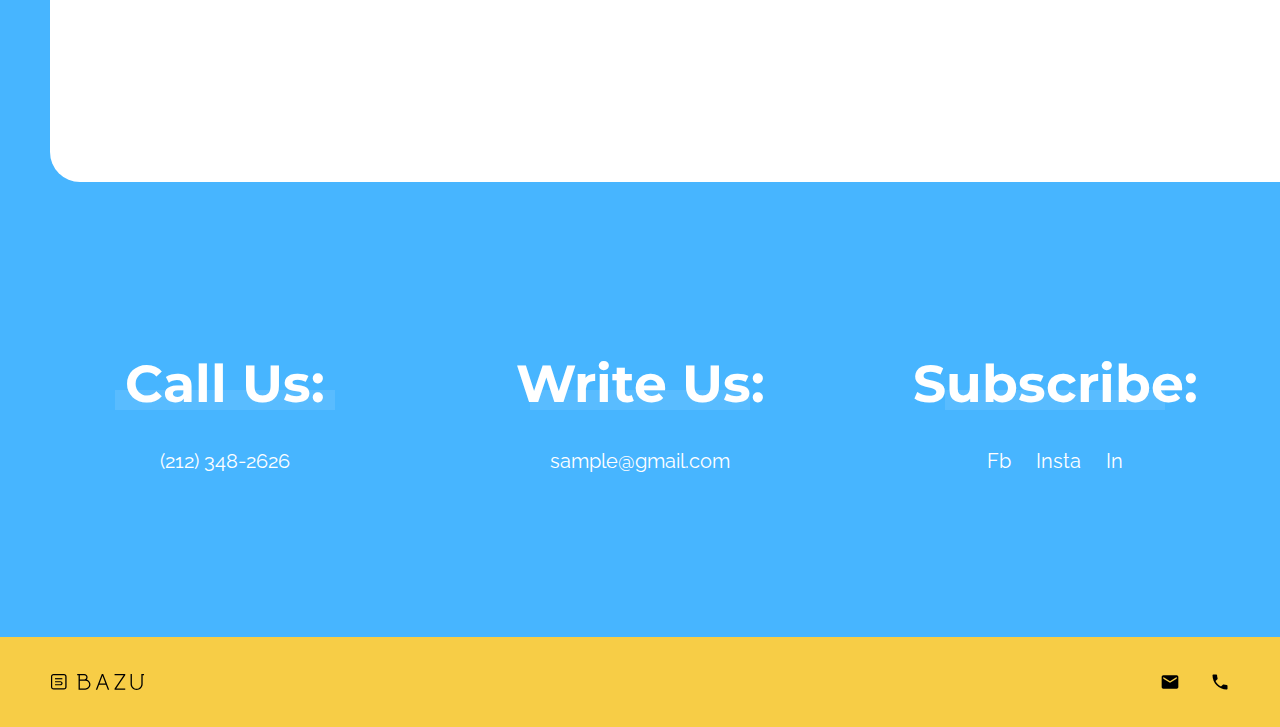
<file: project.html>
<!DOCTYPE html>
<html lang="ru-RU">

<head>
    <meta charset="UTF-8">
    <script src="https://ajax.googleapis.com/ajax/libs/jquery/1.9.0/jquery.min.js"></script>
    <title>Project</title>
    <meta http-equiv="X-UA-Compatible" content="IE=edge, chrome=1">
    <meta name="viewport" content="width=device-width, initial-scale=1">
    <link rel="stylesheet" href="css/main.css">
    <script src="js/appear.js"></script>
    <script src="js/ion.tabs.min.js"></script>
    <link rel="stylesheet" type="text/css" href="slick/slick.css" />
    <link rel="stylesheet" type="text/css" href="slick/slick-theme.css" />
    <script type="text/javascript" src="slick/slick.min.js"></script>
    <link rel="stylesheet" href="owl/owl.carousel.min.css">
    <link rel="stylesheet" href="owl/owl.theme.default.css">
    <script src="owl/owl.carousel.min.js"></script>
    <script src="js/script.js"></script>
</head>

<body>
    <div class="wrapper wrapper_project">
        <span class="menu_switcher mobile"></span>
        <div class="header container">

            <a href="#" class="logo"></a>
            <h1 class="menu_title mobile">Menu:</h1>
            <div class="menu">
                <div class="menu_item menu_link_switcher ">
                    <a href="#" class="menu_link pc">Jobs</a>
                    <span class="menu_link mobile">Jobs</span>
                    <div class="menu_sub_links">
                        <a href="#" class="sub_link">Fiori Company</a>
                        <a href="#" class="sub_link">Bonnti Pro</a>
                        <a href="#" class="sub_link">Kyiv City Guide</a>
                    </div>
                </div>
                <div class="menu_item">
                    <a href="http://google.com" class="menu_link">Process</a>
                </div>
                <div class="menu_item">
                    <a href="#" class="menu_link">Services</a>
                </div>
                <div class="menu_item menu_item_active">
                    <a href="#" class="menu_link">Careers</a>
                </div>
                <div class="menu_item">
                    <a href="#" class="menu_link">Contact</a>
                </div>
            </div>
            <h1 class="menu_title mobile">Chose Language:</h1>
            <div class="lang">
                <a href="#" class="lang_active">Russian</a>
                <div class="lang_wrapper">
                    <div class="lang_menu">
                        <a href="#">English</a>
                        <a href="#">Deutch</a>
                        <a href="#">French</a>
                    </div>
                </div>

            </div>
            <div class="mobile menu_close"></div>
        </div>
        <a href="#" class="mobile logo logo_head"></a>
        <section class="section section_header_project">
           <div class="container pc">
              <div class="breadcrumbs">
                 <a href="#" class="breadcrumbs_home"></a>
                 <a href="#" class="breadcrumbs_item">Salon League</a>
              </div>
          </div>
            <div class="project_header_content container">
                <h1>Kyiv City<br />Guide</h1>
                <p class="pc">Kyiv City Guide - приложение для киевлян и гостей города, желающих увидеть Киев во всей его красоте, пройтись неизвестными маршрутами и посетить лучшие места столицы. </p>
                <p class="mobile">Kyiv City Guide - приложение для киевлян и гостей города, желающих увидеть Киев во всей его красоте.</p>
                <div class="project_header_links">
                    <a href="#" class="project_header_link"></a>
                    <a href="#" class="project_header_link"></a>
                </div>
            </div>
             <div class="section_header_project_bg_wrapper">
                <!--<div class="section_background_back section_background_back_1 header_animated_fiory">
                        <div class="back_1_element back_1_element_1">
                            <div class="back_1_element_bg"></div>
                        </div>
                        <div class="back_1_element back_1_element_2">
                            <div class="back_1_element_bg"></div>
                        </div>
                        <div class="back_1_element back_1_element_3">
                            <div class="back_1_element_bg"></div>
                        </div>
                        <div class="back_1_element back_1_element_4">
                            <div class="back_1_element_bg"></div>
                        </div>
                        <div class="back_1_element back_1_element_5">
                            <div class="back_1_element_bg"></div>
                        </div>
                    </div>-->
                    <div class="section_header_project_bg"></div>
                    <div class="section_background_back section_background_back_3">
                        <div class="back_3_element back_3_element_1">
                            <div class="back_3_element_bg back_3_element_salon"></div>
                        </div>
                        <div class="back_3_element back_3_element_2">
                            <div class="back_3_element_bg back_3_element_salon"></div>
                        </div>
                        <div class="back_3_element back_3_element_3">
                            <div class="back_3_element_bg back_3_element_salon"></div>
                        </div>
                    </div>
            </div>
        </section>
        
        <div class="project_wrapper container">
            <div class="container_inner">
                <h1>Бизнес проблемы</h1>
                </div>
                <section class="problems container_inner">
                    <div class="problems_row_1">
                        <div class="problem">
                            <p>Проблемы популяризации туристических маршрутов</p>
                        </div>
                        <div class="problem">
                            <p>Отсутствие представления туристического направления в<br class="pc"> IT</p>
                        </div>
                        <div class="problem">
                            <p>Трудность отслеживания туристического потока</p>
                        </div>
                        <div class="problem mobile">
                            <p>Отсутствие карт-лояльности в туристическом сегменте</p>
                        </div>
                        <div class="problem mobile">
                            <p>Трудность продвижения<br /> событий на государственном<br class="pc"> уровне</p>
                        </div>
                    </div>
                    <div class="problems_row_2 pc">
                        <div class="problem">
                            <p>Отсутствие карт-лояльности в туристическом сегменте</p>
                        </div>
                        <div class="problem">
                            <p>Трудность продвижения<br class="pc"> событий на государственном<br class="pc"> уровне</p>
                        </div>
                    </div>
                </section>

                <!--CASE-->
                <div class="container_inner">
                <h1>Задачи</h1>
                <section class="task">
                    <p>С помощью мобильных технологий создать решение, которое позволит представить и популяризировать туристическую, историческую жизнь города в виде интерактивного решения. А, также, создать процесс мониторинга туристической<i class="mobile br_height"></i> активности в городе, дать возможность туристам и жителям города узнавать о самых интересных событиях, получать скидки и бесплатные билеты на различные мероприятия города.</p>
                </section>
                <h1>Решение</h1>
                <section class="solution">
                    <p>Разработка программного комплекса для розничных компаний, который включает в себя: Бэкенд, административная панель, API, нативное приложение iOS, нативное приложение Android<br /><i class="mobile br_height"></i> Разработка программного комплекса для розничных компаний, который включает в себя: Бэкенд, административная панель, API, нативное приложение iOS, нативное приложение Android</p>
                </section>
            </div>
            <!--CASE-->
            <section class="cases">
                <h1>Кейс</h1>

                <!--CASE I-->

                <div class="case dark">
                    <div class="container_inner">
                        <div class="case_bg pc">
                            <div class="case_img">

                            </div>
                        </div>
                        <div class="case_content">
                            <div class="case_title">
                                <h2>01</h2>
                                <span>Back End</span>
                            </div>
                            <div class="case_bg mobile">
                                <div class="case_img">

                                </div>
                            </div>
                            <p>Тщательно продуманная структура базы данных и архитектурное решение системы являются ключом к стабильной, надежной работе и возможности масштабирования проекта в дальнейшем. </p>
                        </div>
                    </div>

                </div>

                <!--CASE II-->

                <div class="case">
                    <div class="container_inner">
                        <div class="case_bg case_bg_2 pc">
                            <div class="case_img">

                            </div>
                        </div>
                        <div class="case_content">
                            <div class="case_title">
                                <h2>02</h2>
                                <span>Интерактивное<br />
                                    прохождение маршрута</span>
                            </div>
                            <div class="case_bg case_bg_2 mobile">
                            <div class="case_img">

                            </div>
                        </div>
                            <p>Прохождения туристического маршрута на нескольких языках. Аудио сопровождение основаное на геолокации.
                                Интеграция Uber для заказа такси на точку маршрута.
                                Отображение значимых и интересных мест поблизости прохождения маршрута. </p>
                        </div>
                    </div>
                </div>

                <!--CASE III-->

                <div class="case dark">
                    <div class="container_inner">
                        <div class="case_bg case_bg_3 pc">
                            <div class="case_img">

                            </div>
                        </div>
                        <div class="case_content">
                            <div class="case_title">
                                <h2>03</h2>
                                <span>Хранение маршрута<br> оффлайн</span>
                            </div>
                            <div class="case_bg case_bg_3 mobile">
                            <div class="case_img">

                            </div>
                        </div>
                            <p>Тщательно продуманная структура базы данных и архитектурное решение системы являются ключом к стабильной, надежной работе и возможности масштабирования проекта в дальнейшем. </p>
                        </div>
                    </div>
                </div>

                <!--CASE IV-->

                <div class="case">
                    <div class="container_inner">
                        <div class="case_bg case_bg_4 pc">
                            <div class="case_img">

                            </div>
                        </div>
                        <div class="case_content">
                            <div class="case_title">
                                <h2>04</h2>
                                <span>Карта туриста<br> KYIV PASS</span>
                            </div>
                            <div class="case_bg case_bg_4 mobile">
                            <div class="case_img">

                            </div>
                        </div>
                            <p>Прохождения туристического маршрута на нескольких языках. Аудио сопровождение основаное на геолокации.
                                Интеграция Uber для заказа такси на точку маршрута.
                                Отображение значимых и интересных мест поблизости прохождения маршрута. </p>
                        </div>
                    </div>
                </div>

                <!--CASE V-->

                <div class="case dark">
                    <div class="container_inner">
                        <div class="case_bg case_bg_5 pc">
                            <div class="case_img">

                            </div>
                        </div>
                        <div class="case_content">
                            <div class="case_title">
                                <h2>05</h2>
                                <span>Партнерское API</span>
                            </div>
                            <div class="case_bg case_bg_5 mobile">
                            <div class="case_img">

                            </div>
                        </div>
                            <p>Тщательно продуманная структура базы данных и архитектурное решение системы являются ключом к стабильной, надежной работе и возможности масштабирования проекта в дальнейшем. </p>
                        </div>
                    </div>
                </div>

                <!--CASE VI-->

                <div class="case">
                    <div class="container_inner">
                        <div class="case_bg case_bg_6">
                            <div class="case_img">

                            </div>
                        </div>
                        <div class="case_content">
                            <div class="case_title">
                                <h2>06</h2>
                                <span class="pc">Административная<br> панель</span>
                                <span class="mobile">Админ<br> панель</span>
                            </div>
                            <p>Прохождения туристического маршрута на нескольких языках. Аудио сопровождение основаное на геолокации.
                                Интеграция Uber для заказа такси на точку маршрута.
                                Отображение значимых и интересных мест поблизости прохождения маршрута. </p>
                        </div>
                    </div>
                </div>

            </section>

            <!--RATE-->

            <section class="rate container_inner">
                <h1>Оцените<br class="mobile"> мой проект</h1>
                <p>Хотети себе такой же проект? Свяжитесь с нами, и<br class="pc"> мы проконсультируем вас бесплатно</p>
                <a href="#" class="rate_button">Оценить</a>
            </section>

        </div>
        <section class="section">
            <div class="container">
                <div class="call">
                    <div class="call_item">
                        <h2>Call Us:</h2>
                        <a href="tel:2123482626" class="call_mail">(212) 348-2626</a>
                    </div>
                    <div class="call_item">
                        <h2>Write Us:</h2>
                        <a href="#" class="call_mail">sample@gmail.com</a>
                    </div>
                    <div class="call_item">
                        <h2>Subscribe:</h2>
                        <div class="social">
                            <a href="#">Fb</a>
                            <a href="#">Insta</a>
                            <a href="#">In</a>
                        </div>
                    </div>
                </div>
            </div>

        </section>
    </div>

    <footer class="footer">
        <div class="container">
            <a href="#" class="footer_logo"></a>
            <div class="footer_contacts pc">
                <a href="#" class="footer_contacts_item"></a>
                <a href="#" class="footer_contacts_item"></a>
            </div>
        </div>
    </footer>
</body>

</html>
</file>
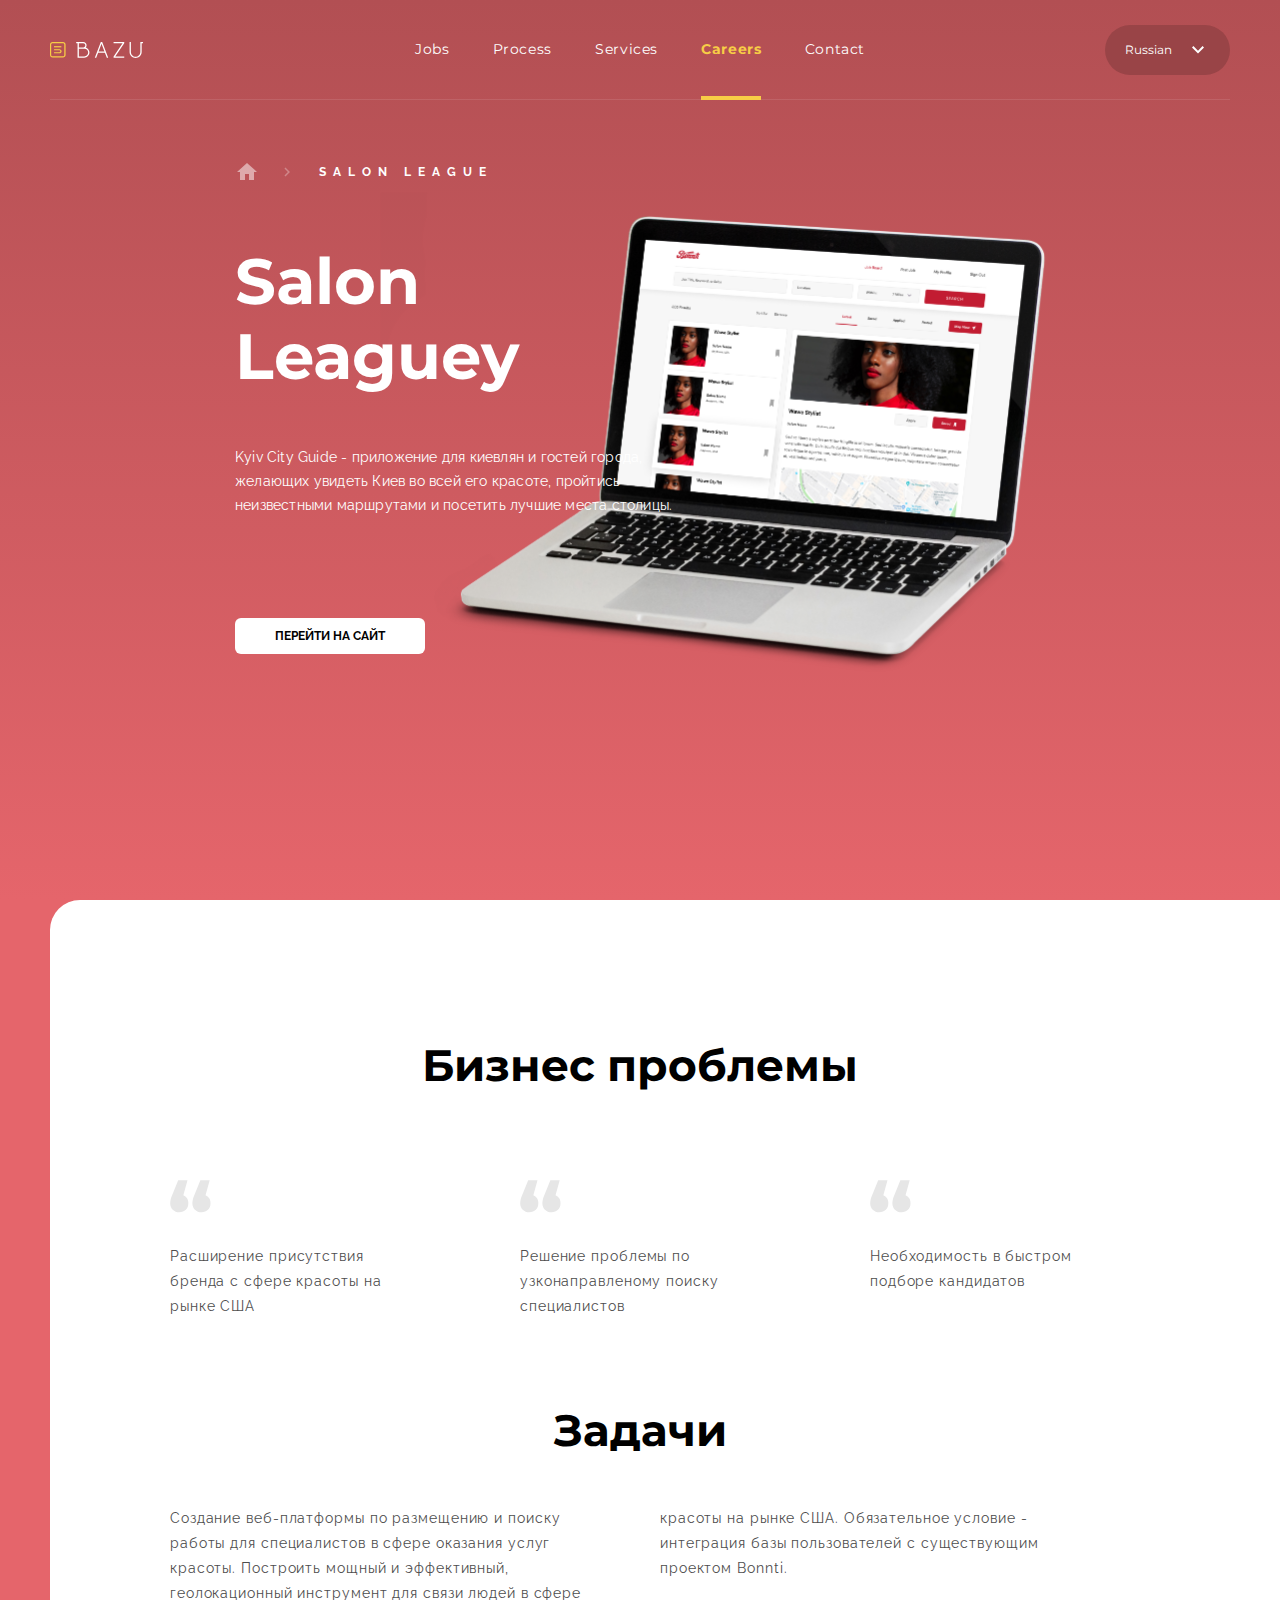
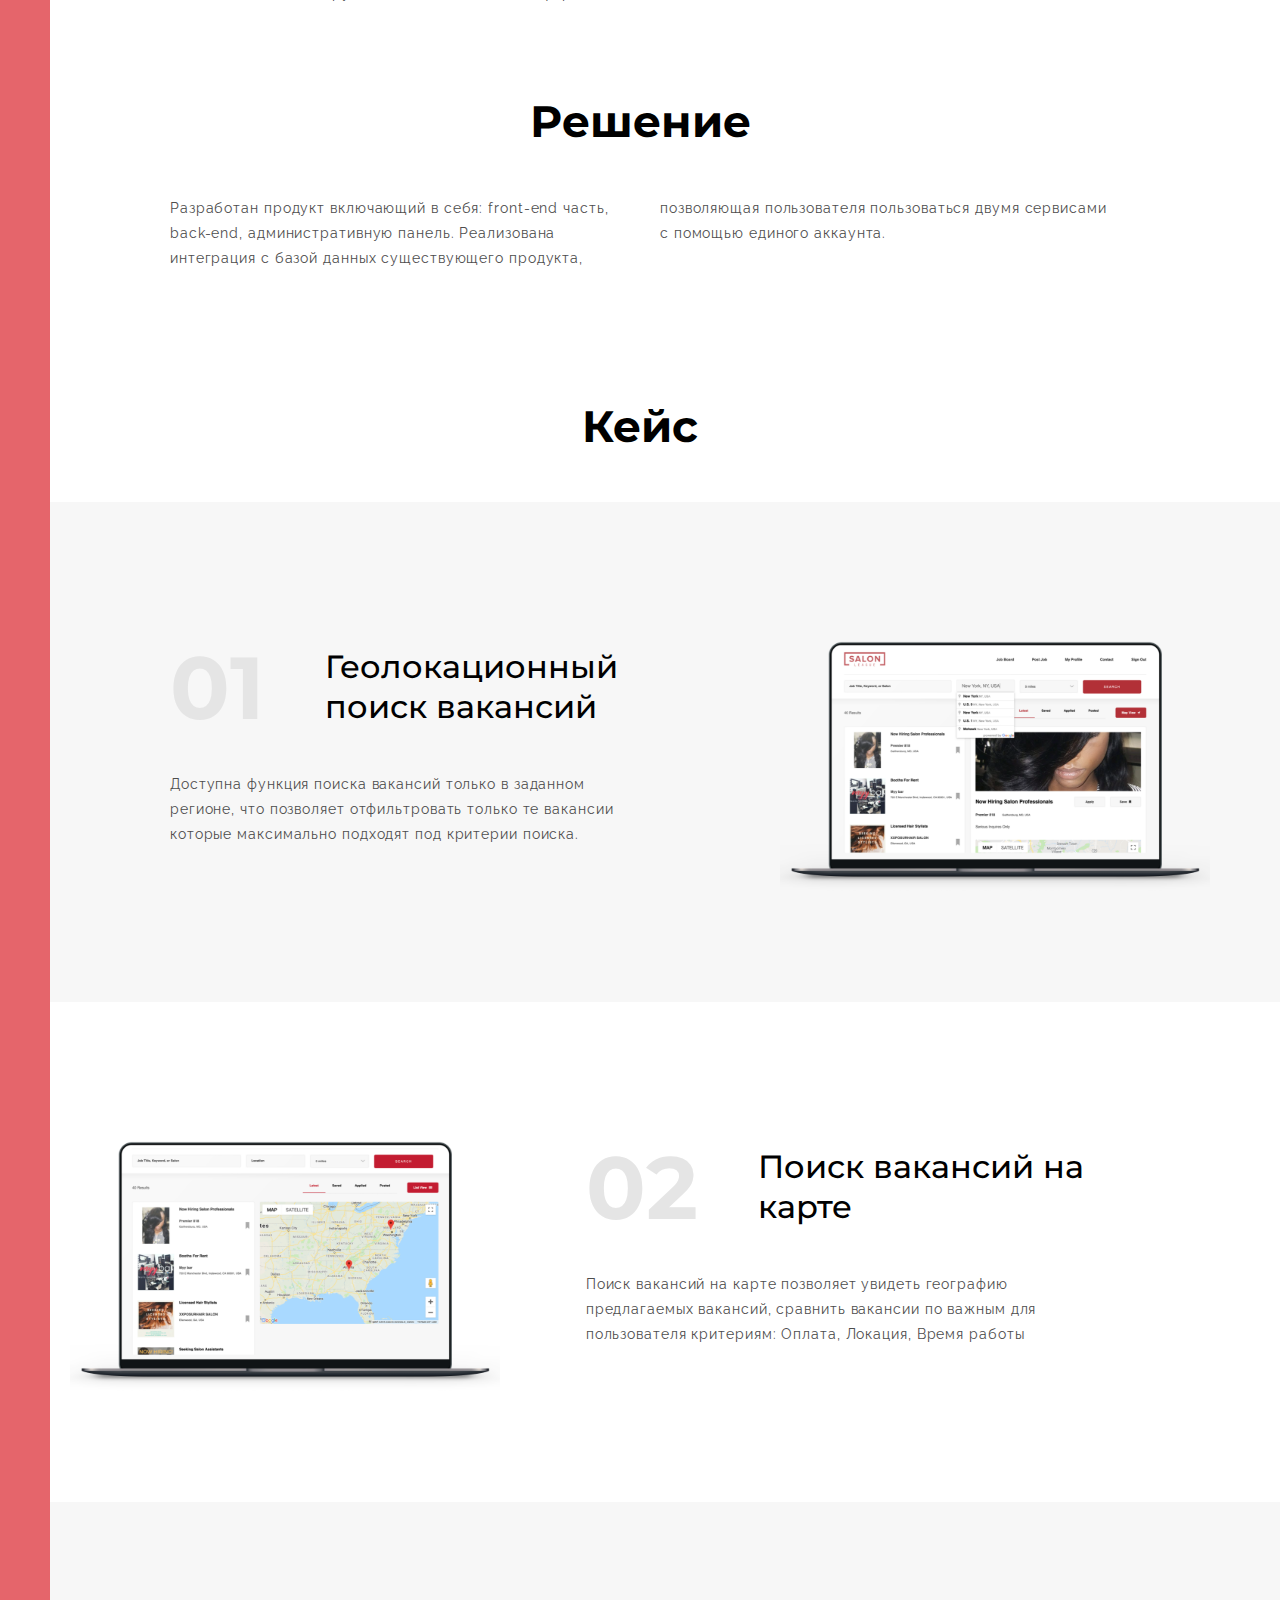
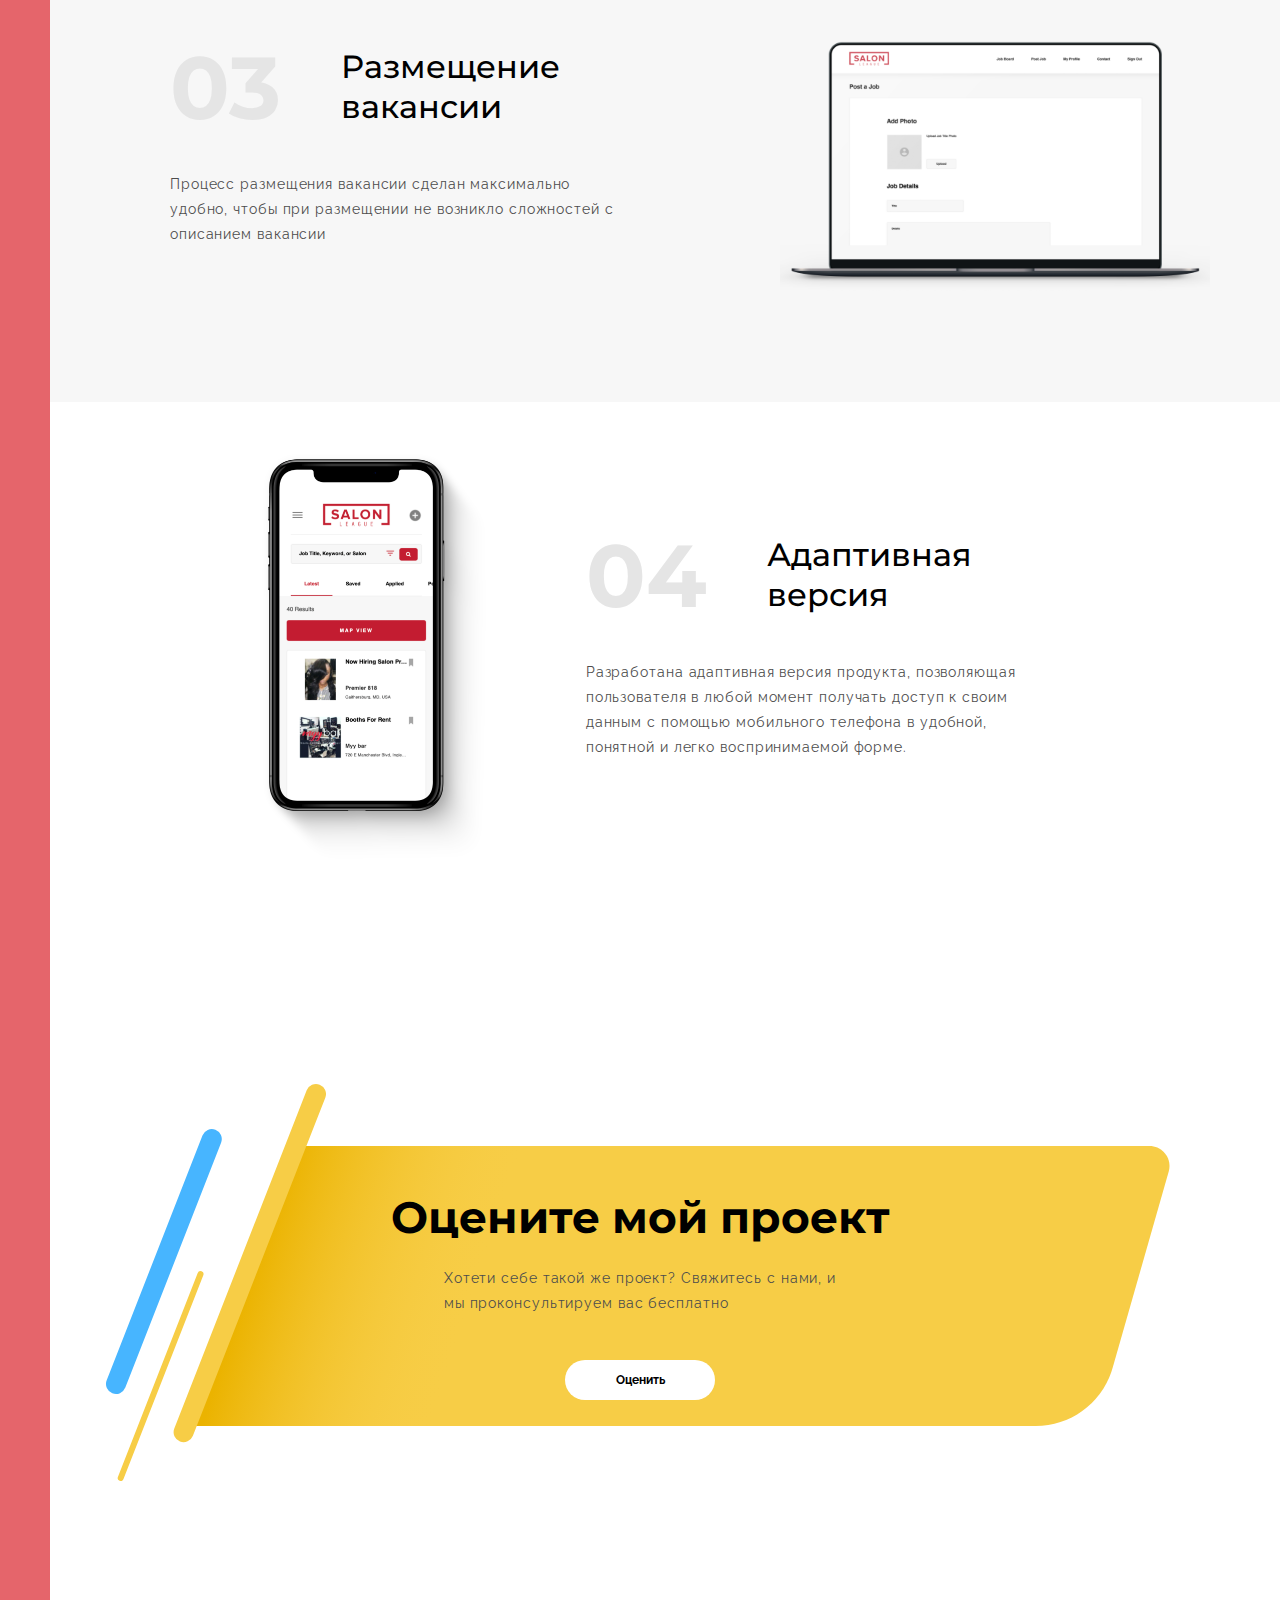
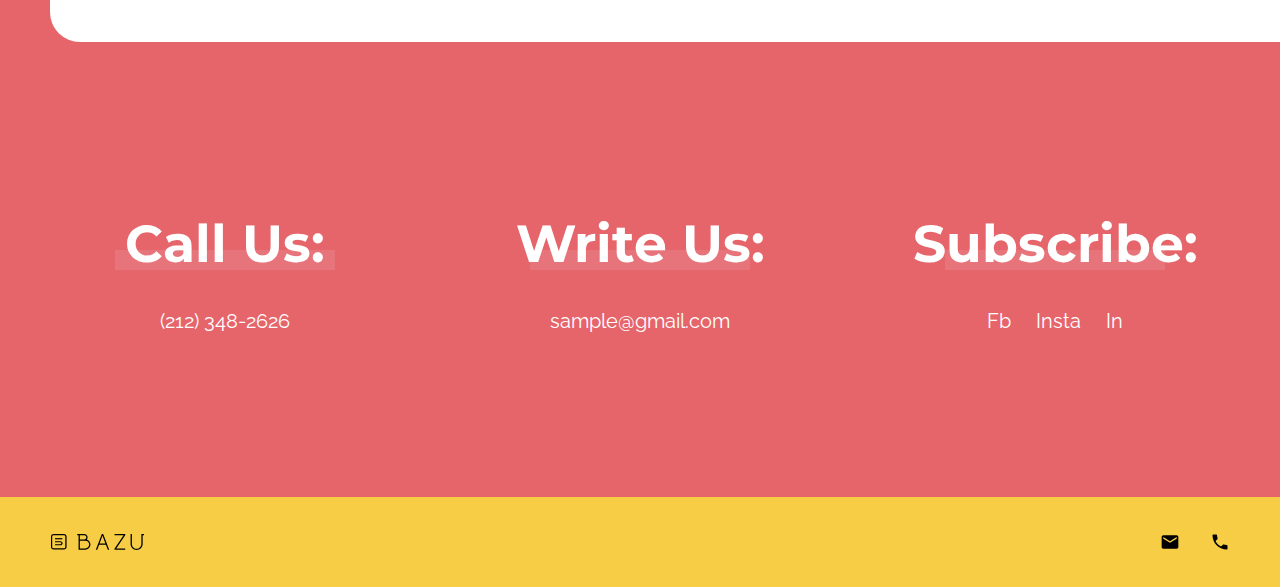
<file: salon.html>
<!DOCTYPE html>
<html lang="ru-RU">

<head>
    <meta charset="UTF-8">
    <script src="https://ajax.googleapis.com/ajax/libs/jquery/1.9.0/jquery.min.js"></script>
    <title>Salon League</title>
    <meta http-equiv="X-UA-Compatible" content="IE=edge, chrome=1">
    <meta name="viewport" content="width=device-width, initial-scale=1">
    <link rel="stylesheet" href="css/main.css">
    <script src="js/appear.js"></script>
    <script src="js/ion.tabs.min.js"></script>
    <link rel="stylesheet" type="text/css" href="slick/slick.css" />
    <link rel="stylesheet" type="text/css" href="slick/slick-theme.css" />
    <script type="text/javascript" src="slick/slick.min.js"></script>
    <link rel="stylesheet" href="owl/owl.carousel.min.css">
    <link rel="stylesheet" href="owl/owl.theme.default.css">
    <script src="owl/owl.carousel.min.js"></script>
    <script src="js/script.js"></script>
</head>

<body>
    <div class="wrapper wrapper_salon">
        <span class="menu_switcher mobile"></span>
        <div class="header container">

            <a href="#" class="logo"></a>
            <h1 class="menu_title mobile">Menu:</h1>
            <div class="menu">
                <div class="menu_item menu_link_switcher ">
                    <a href="#" class="menu_link pc">Jobs</a>
                    <span class="menu_link mobile">Jobs</span>
                    <div class="menu_sub_links">
                        <a href="#" class="sub_link">Fiori Company</a>
                        <a href="#" class="sub_link">Bonnti Pro</a>
                        <a href="#" class="sub_link">Kyiv City Guide</a>
                    </div>
                </div>
                <div class="menu_item">
                    <a href="http://google.com" class="menu_link">Process</a>
                </div>
                <div class="menu_item">
                    <a href="#" class="menu_link">Services</a>
                </div>
                <div class="menu_item menu_item_active">
                    <a href="#" class="menu_link">Careers</a>
                </div>
                <div class="menu_item">
                    <a href="#" class="menu_link">Contact</a>
                </div>
            </div>
            <h1 class="menu_title mobile">Chose Language:</h1>
            <div class="lang">
                <a href="#" class="lang_active">Russian</a>
                <div class="lang_wrapper">
                    <div class="lang_menu">
                        <a href="#">English</a>
                        <a href="#">Deutch</a>
                        <a href="#">French</a>
                    </div>
                </div>

            </div>
            <div class="mobile menu_close"></div>
        </div>
        <a href="#" class="mobile logo logo_head"></a>
        <section class="section section_header_project section_header_salon">
           <div class="container pc">
              <div class="breadcrumbs">
                 <a href="#" class="breadcrumbs_home"></a>
                 <a href="#" class="breadcrumbs_item">Salon League</a>
              </div>
          </div>
            <div class="project_header_content container">
                <h1>Salon<br />Leaguey</h1>
                <p class="pc">Kyiv City Guide - приложение для киевлян и гостей города, желающих увидеть Киев во всей его красоте, пройтись неизвестными маршрутами и посетить лучшие места столицы. </p>
                <p class="mobile">Kyiv City Guide - приложение для киевлян и гостей города, желающих увидеть Киев во всей его красоте.</p>
                <div class="project_header_links">
                     <a href="" class="project_button">Перейти на сайт</a>
                </div>
            </div>
            <div class="section_header_project_bg_wrapper">
                <!--<div class="section_background_back section_background_back_1 header_animated_fiory">
                        <div class="back_1_element back_1_element_1">
                            <div class="back_1_element_bg"></div>
                        </div>
                        <div class="back_1_element back_1_element_2">
                            <div class="back_1_element_bg"></div>
                        </div>
                        <div class="back_1_element back_1_element_3">
                            <div class="back_1_element_bg"></div>
                        </div>
                        <div class="back_1_element back_1_element_4">
                            <div class="back_1_element_bg"></div>
                        </div>
                        <div class="back_1_element back_1_element_5">
                            <div class="back_1_element_bg"></div>
                        </div>
                    </div>-->
                    <div class="section_header_project_bg">
                
            </div>
                     <div class="section_background_back section_background_back_salon">
                        <div class="back_2_element back_2_element_salon back_2_element_1">
                            <div class="back_2_element_bg"></div>
                        </div>
                        <div class="back_2_element back_2_element_2">
                            <div class="back_2_element_bg back_2_element_salon"></div>
                        </div>
                        <div class="back_2_element back_2_element_3">
                            <div class="back_2_element_bg back_2_element_salon"></div>
                        </div>
                        <div class="back_2_element back_2_element_4">
                            <div class="back_2_element_bg back_2_element_salon"></div>
                        </div>
                    </div>
            </div>
            
          
            
        </section>
        
        <div class="project_wrapper salon_wrapper container">
            <div class="container_inner">
                <h1>Бизнес проблемы</h1>
                </div>
                <section class="problems container_inner">
                    <div class="problems_row_1">
                        <div class="problem">
                            <p>Расширение присутствия бренда с сфере красоты на рынке США</p>
                        </div>
                        <div class="problem">
                            <p>Решение проблемы по узконаправленому поиску специалистов</p>
                        </div>
                        <div class="problem">
                            <p>Необходимость в быстром подборе кандидатов</p>
                        </div>
                    </div>
                    
                </section>

                <!--CASE-->
                <div class="container_inner">
                <h1>Задачи</h1>
                <section class="solution solution_salon">
                    <p>Создание веб-платформы по размещению и поиску работы для специалистов в сфере оказания услуг красоты. Построить мощный и эффективный, геолокационный инструмент для связи людей в сфере красоты на рынке США. Обязательное условие - интеграция базы пользователей c существующим проектом <span>Bonnti</span>.</p>
                </section>
                <h1>Решение</h1>
                <section class="solution">
                    <p>Разработан продукт включающий в себя: front-end часть, back-end, административную панель. Реализована интеграция с базой данных существующего продукта, позволяющая пользователя пользоваться двумя сервисами с помощью единого аккаунта.</p>
                </section>
            </div>
            <!--CASE-->
            <section class="cases cases_salon">
                <h1>Кейс</h1>

                <!--CASE I-->

                <div class="case dark">
                    <div class="container_inner">
                        <div class="case_bg pc">
                            <div class="case_img">

                            </div>
                        </div>
                        <div class="case_content">
                            <div class="case_title">
                                <h2>01</h2>
                                <span>Геолокационный <br>поиск вакансий</span>
                            </div>
                            <div class="case_bg mobile">
                                <div class="case_img">

                                </div>
                            </div>
                            <p>Доступна функция поиска вакансий только в заданном регионе, что позволяет отфильтровать только те вакансии которые максимально подходят под критерии поиска. </p>
                        </div>
                    </div>

                </div>

                <!--CASE II-->

                <div class="case">
                    <div class="container_inner">
                        <div class="case_bg case_bg_2 pc">
                            <div class="case_img">

                            </div>
                        </div>
                        <div class="case_content">
                            <div class="case_title">
                                <h2>02</h2>
                                <span>Поиск вакансий на<br class="pc"> карте</span>
                            </div>
                            <div class="case_bg case_bg_2 mobile">
                            <div class="case_img">

                            </div>
                        </div>
                            <p>Поиск вакансий на карте позволяет увидеть географию предлагаемых вакансий, сравнить вакансии по важным для пользователя критериям: Оплата, Локация, Время работы</p>
                        </div>
                    </div>
                </div>

                <!--CASE III-->

                <div class="case dark">
                    <div class="container_inner">
                        <div class="case_bg case_bg_3 pc">
                            <div class="case_img">

                            </div>
                        </div>
                        <div class="case_content">
                            <div class="case_title">
                                <h2>03</h2>
                                <span>Размещение вакансии</span>
                            </div>
                            <div class="case_bg case_bg_3 mobile">
                            <div class="case_img">

                            </div>
                        </div>
                            <p>Процесс размещения вакансии сделан максимально удобно, чтобы при размещении не возникло сложностей с описанием вакансии</p>
                        </div>
                    </div>
                </div>

                <!--CASE IV-->

                <div class="case">
                    <div class="container_inner">
                        <div class="case_bg case_bg_4 pc">
                            <div class="case_img">

                            </div>
                        </div>
                        <div class="case_content">
                            <div class="case_title">
                                <h2>04</h2>
                                <span>Адаптивная<br> версия</span>
                            </div>
                            <div class="case_bg case_bg_4 mobile">
                            <div class="case_img">

                            </div>
                        </div>
                            <p>Разработана адаптивная версия продукта, позволяющая пользователя в любой момент получать доступ к своим данным с помощью мобильного телефона в удобной, понятной и легко воспринимаемой форме.</p>
                        </div>
                    </div>
                </div>

                

            </section>

            <!--RATE-->

            <section class="rate container_inner">
                <h1>Оцените<br class="mobile"> мой проект</h1>
                <p>Хотети себе такой же проект? Свяжитесь с нами, и<br class="pc"> мы проконсультируем вас бесплатно</p>
                <a href="#" class="rate_button">Оценить</a>
            </section>

        </div>
        <section class="section">
            <div class="container">
                <div class="call">
                    <div class="call_item">
                        <h2>Call Us:</h2>
                        <a href="tel:2123482626" class="call_mail">(212) 348-2626</a>
                    </div>
                    <div class="call_item">
                        <h2>Write Us:</h2>
                        <a href="#" class="call_mail">sample@gmail.com</a>
                    </div>
                    <div class="call_item">
                        <h2>Subscribe:</h2>
                        <div class="social">
                            <a href="#">Fb</a>
                            <a href="#">Insta</a>
                            <a href="#">In</a>
                        </div>
                    </div>
                </div>
            </div>

        </section>
    </div>

    <footer class="footer">
        <div class="container">
            <a href="#" class="footer_logo"></a>
            <div class="footer_contacts pc">
                <a href="#" class="footer_contacts_item"></a>
                <a href="#" class="footer_contacts_item"></a>
            </div>
        </div>
    </footer>
</body>

</html>
</file>
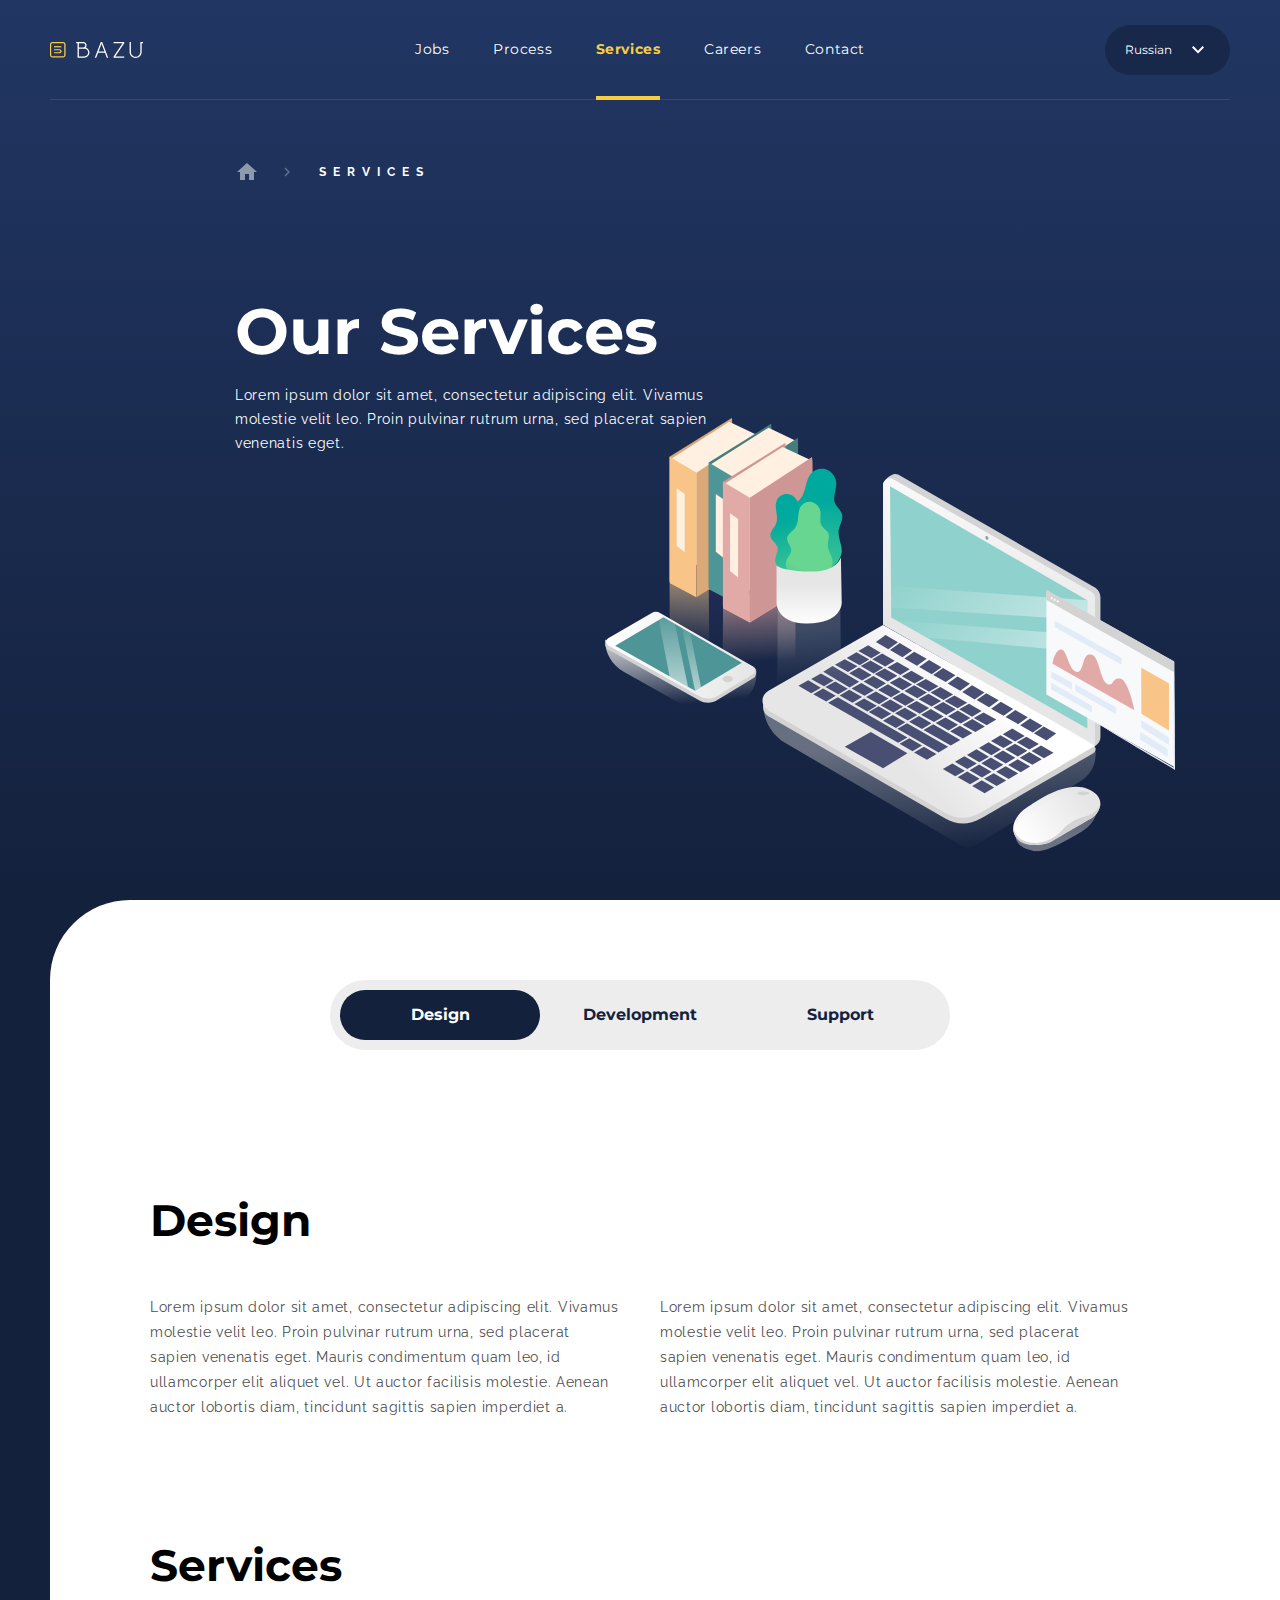
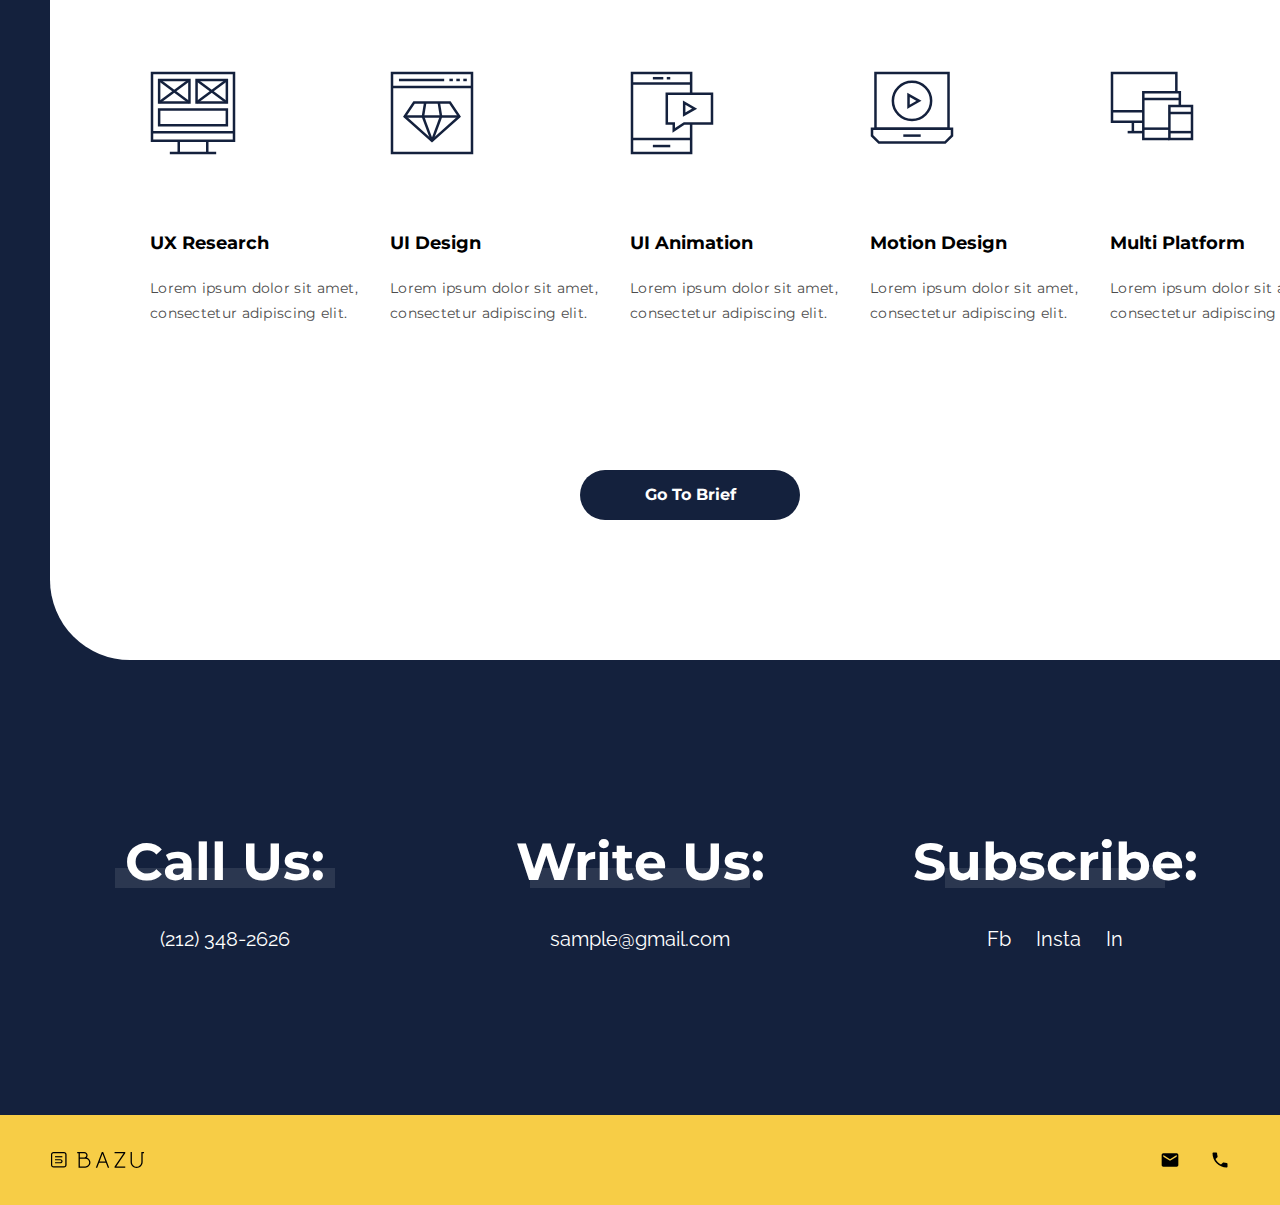
<file: services.html>
<!DOCTYPE html>
<html lang="ru-RU">

<head>
    <meta charset="UTF-8">
    <script src="https://ajax.googleapis.com/ajax/libs/jquery/1.9.0/jquery.min.js"></script>
    <title>Our services</title>
    <meta http-equiv="X-UA-Compatible" content="IE=edge, chrome=1">
    <meta name="viewport" content="width=device-width, initial-scale=1">
    <link rel="stylesheet" href="css/main.css">
    <script src="js/appear.js"></script>
    <script src="js/ion.tabs.min.js"></script>
    <link rel="stylesheet" type="text/css" href="slick/slick.css" />
    <link rel="stylesheet" type="text/css" href="slick/slick-theme.css" />
    <script type="text/javascript" src="slick/slick.min.js"></script>
    <link rel="stylesheet" href="owl/owl.carousel.min.css">
    <link rel="stylesheet" href="owl/owl.theme.default.css">
    <script src="owl/owl.carousel.min.js"></script>
    <script src="js/script.js"></script>
</head>

<body>
    <div class="wrapper wrapper_services">
        <span class="menu_switcher mobile"></span>
        <div class="header container">

            <a href="#" class="logo"></a>
            <h1 class="menu_title mobile">Menu:</h1>
            <div class="menu">
                <div class="menu_item menu_link_switcher ">
                    <a href="#" class="menu_link pc">Jobs</a>
                    <span class="menu_link mobile">Jobs</span>
                    <div class="menu_sub_links">
                        <a href="#" class="sub_link">Fiori Company</a>
                        <a href="#" class="sub_link">Bonnti Pro</a>
                        <a href="#" class="sub_link">Kyiv City Guide</a>
                    </div>
                </div>
                <div class="menu_item">
                    <a href="http://google.com" class="menu_link">Process</a>
                </div>
                <div class="menu_item menu_item_active">
                    <a href="#" class="menu_link">Services</a>
                </div>
                <div class="menu_item">
                    <a href="#" class="menu_link">Careers</a>
                </div>
                <div class="menu_item">
                    <a href="#" class="menu_link">Contact</a>
                </div>
            </div>
            <h1 class="menu_title mobile">Chose Language:</h1>
            <div class="lang">
                <a href="#" class="lang_active">Russian</a>
                <div class="lang_wrapper">
                    <div class="lang_menu">
                        <a href="#">English</a>
                        <a href="#">Deutch</a>
                        <a href="#">French</a>
                    </div>
                </div>

            </div>
            <div class="mobile menu_close"></div>
        </div>
        <a href="#" class="mobile logo logo_head"></a>
        <section class="section  section_header_services">
            <div class="container pc">
                <div class="breadcrumbs">
                    <a href="#" class="breadcrumbs_home"></a>
                    <a href="#" class="breadcrumbs_item">Services</a>
                </div>
            </div>

            <div class="process_header_content container">

                <h1>Our Services</h1>
                <p>Lorem ipsum dolor sit amet, consectetur adipiscing elit. Vivamus molestie velit leo. Proin pulvinar rutrum urna, sed placerat sapien venenatis eget. </p>
            </div>
            <div class="section_header_services_bg"></div>
        </section>
        <!--WRAPPER INNER-->

        <div class="process_wrapper services_wrapper container">
            <section class="services_tabs">
                <div class="container_service">
                    <div class="services_tabs_head">
                        <a href="#" class="services_tabs_item services_tabs_item_active">Design</a>
                        <a href="#" class="services_tabs_item">Development</a>
                        <a href="#" class="services_tabs_item">Support</a>
                    </div>
                </div>
                <div class="services_tabs_content">
                    <div class="container_service">
                        <h1>Design</h1>
                                <div class="service_text">
                                    <p>Lorem ipsum dolor sit amet, consectetur adipiscing elit. Vivamus molestie velit leo. Proin pulvinar rutrum urna, sed placerat sapien venenatis eget. Mauris condimentum quam leo, id ullamcorper elit aliquet vel. Ut auctor facilisis molestie. Aenean auctor lobortis diam, tincidunt sagittis sapien imperdiet a. </p>
                                    <p>Lorem ipsum dolor sit amet, consectetur adipiscing elit. Vivamus molestie velit leo. Proin pulvinar rutrum urna, sed placerat sapien venenatis eget. Mauris condimentum quam leo, id ullamcorper elit aliquet vel. Ut auctor facilisis molestie. Aenean auctor lobortis diam, tincidunt sagittis sapien imperdiet a. </p>
                                </div>
                    </div>
                    <h1>Services</h1>
                                <div class="services_list">
                                    <div class="services_item">
                                        <h3>UX Research</h3>
                                        <p>Lorem ipsum dolor sit amet, consectetur adipiscing elit.</p>
                                    </div>
                                    <div class="services_item">
                                        <h3>UI Design</h3>
                                        <p>Lorem ipsum dolor sit amet, consectetur adipiscing elit.</p>
                                    </div>
                                    <div class="services_item">
                                        <h3>UI Animation</h3>
                                        <p>Lorem ipsum dolor sit amet, consectetur adipiscing elit.</p>
                                    </div>
                                    <div class="services_item">
                                        <h3>Motion Design</h3>
                                        <p>Lorem ipsum dolor sit amet, consectetur adipiscing elit.</p>
                                    </div>
                                    <div class="services_item">
                                        <h3>Multi Platform</h3>
                                        <p>Lorem ipsum dolor sit amet, consectetur adipiscing elit.</p>
                                    </div>
                                </div>
                </div>
                <div class="container_brief">
                    <a href="#" class="brief">Go To Brief</a>
                </div>
                
            </section>

            <!--<section class="section_process container_inner">
                <div class="ionTabs offer_wrapper" id="tabs_1" data-name="Tabs_Group_name">

                    <div class="ionTabs__body">
                        <div class="ionTabs__item" data-name="Email">
                            <div class="offer_content">
                                <h1>Задачи</h1>
                                <div class="service_text">
                                    <p>Lorem ipsum dolor sit amet, consectetur adipiscing elit. Vivamus molestie velit leo. Proin pulvinar rutrum urna, sed placerat sapien venenatis eget. Mauris condimentum quam leo, id ullamcorper elit aliquet vel. Ut auctor facilisis molestie. Aenean auctor lobortis diam, tincidunt sagittis sapien imperdiet a. </p>
                                    <p>Lorem ipsum dolor sit amet, consectetur adipiscing elit. Vivamus molestie velit leo. Proin pulvinar rutrum urna, sed placerat sapien venenatis eget. Mauris condimentum quam leo, id ullamcorper elit aliquet vel. Ut auctor facilisis molestie. Aenean auctor lobortis diam, tincidunt sagittis sapien imperdiet a. </p>
                                </div>
                                <h1>Services</h1>
                                <div class="services_list">
                                    <div class="services_item">
                                        <h3>UX Research</h3>
                                        <p>Lorem ipsum dolor sit amet, consectetur adipiscing elit.</p>
                                    </div>
                                    <div class="services_item">
                                        <h3>UI Design</h3>
                                        <p>Lorem ipsum dolor sit amet, consectetur adipiscing elit.</p>
                                    </div>
                                    <div class="services_item">
                                        <h3>UI Animation</h3>
                                        <p>Lorem ipsum dolor sit amet, consectetur adipiscing elit.</p>
                                    </div>
                                    <div class="services_item">
                                        <h3>Motion Design</h3>
                                        <p>Lorem ipsum dolor sit amet, consectetur adipiscing elit.</p>
                                    </div>
                                    <div class="services_item">
                                        <h3>Multi Platform</h3>
                                        <p>Lorem ipsum dolor sit amet, consectetur adipiscing elit.</p>
                                    </div>
                                </div>
                            </div>
                        </div>
                        <div class="ionTabs__item" data-name="Phone">
                            <div class="offer_content">
                                <h1>Задачи</h1>
                                <div class="service_text">
                                    <p>Lorem ipsum dolor sit amet, consectetur adipiscing elit. Vivamus molestie velit leo. Proin pulvinar rutrum urna, sed placerat sapien venenatis eget. Mauris condimentum quam leo, id ullamcorper elit aliquet vel. Ut auctor facilisis molestie. Aenean auctor lobortis diam, tincidunt sagittis sapien imperdiet a. </p>
                                    <p>Lorem ipsum dolor sit amet, consectetur adipiscing elit. Vivamus molestie velit leo. Proin pulvinar rutrum urna, sed placerat sapien venenatis eget. Mauris condimentum quam leo, id ullamcorper elit aliquet vel. Ut auctor facilisis molestie. Aenean auctor lobortis diam, tincidunt sagittis sapien imperdiet a. </p>
                                </div>
                                <h1>Services</h1>
                                <div class="services_list">
                                    <div class="services_item">
                                        <h3>UX Research</h3>
                                        <p>Lorem ipsum dolor sit amet, consectetur adipiscing elit.</p>
                                    </div>
                                    <div class="services_item">
                                        <h3>UI Design</h3>
                                        <p>Lorem ipsum dolor sit amet, consectetur adipiscing elit.</p>
                                    </div>
                                    <div class="services_item">
                                        <h3>UI Animation</h3>
                                        <p>Lorem ipsum dolor sit amet, consectetur adipiscing elit.</p>
                                    </div>
                                    <div class="services_item">
                                        <h3>Motion Design</h3>
                                        <p>Lorem ipsum dolor sit amet, consectetur adipiscing elit.</p>
                                    </div>
                                    <div class="services_item">
                                        <h3>Multi Platform</h3>
                                        <p>Lorem ipsum dolor sit amet, consectetur adipiscing elit.</p>
                                    </div>
                                </div>
                            </div>
                        </div>
                        <div class="ionTabs__item" data-name="Write">
                            <div class="offer_content">
                                <h1>Задачи</h1>
                                <div class="service_text">
                                    <p>Lorem ipsum dolor sit amet, consectetur adipiscing elit. Vivamus molestie velit leo. Proin pulvinar rutrum urna, sed placerat sapien venenatis eget. Mauris condimentum quam leo, id ullamcorper elit aliquet vel. Ut auctor facilisis molestie. Aenean auctor lobortis diam, tincidunt sagittis sapien imperdiet a. </p>
                                    <p>Lorem ipsum dolor sit amet, consectetur adipiscing elit. Vivamus molestie velit leo. Proin pulvinar rutrum urna, sed placerat sapien venenatis eget. Mauris condimentum quam leo, id ullamcorper elit aliquet vel. Ut auctor facilisis molestie. Aenean auctor lobortis diam, tincidunt sagittis sapien imperdiet a. </p>
                                </div>
                                <h1>Services</h1>
                                <div class="services_list">
                                    <div class="services_item">
                                        <h3>UX Research</h3>
                                        <p>Lorem ipsum dolor sit amet, consectetur adipiscing elit.</p>
                                    </div>
                                    <div class="services_item">
                                        <h3>UI Design</h3>
                                        <p>Lorem ipsum dolor sit amet, consectetur adipiscing elit.</p>
                                    </div>
                                    <div class="services_item">
                                        <h3>UI Animation</h3>
                                        <p>Lorem ipsum dolor sit amet, consectetur adipiscing elit.</p>
                                    </div>
                                    <div class="services_item">
                                        <h3>Motion Design</h3>
                                        <p>Lorem ipsum dolor sit amet, consectetur adipiscing elit.</p>
                                    </div>
                                    <div class="services_item">
                                        <h3>Multi Platform</h3>
                                        <p>Lorem ipsum dolor sit amet, consectetur adipiscing elit.</p>
                                    </div>
                                </div>
                            </div>
                        </div>

                        <div class="ionTabs__preloader"></div>
                    </div>
                </div>
                <a href="#" class="brief">Go To Brief</a>
            </section>-->

        </div>
        <section class="section">
            <div class="container">
                <div class="call">
                    <div class="call_item">
                        <h2>Call Us:</h2>
                        <a href="tel:2123482626" class="call_mail">(212) 348-2626</a>
                    </div>
                    <div class="call_item">
                        <h2>Write Us:</h2>
                        <a href="#" class="call_mail">sample@gmail.com</a>
                    </div>
                    <div class="call_item">
                        <h2>Subscribe:</h2>
                        <div class="social">
                            <a href="#">Fb</a>
                            <a href="#">Insta</a>
                            <a href="#">In</a>
                        </div>
                    </div>
                </div>
            </div>

        </section>
    </div>

    <footer class="footer">
        <div class="container">
            <a href="#" class="footer_logo"></a>
            <div class="footer_contacts pc">
                <a href="#" class="footer_contacts_item"></a>
                <a href="#" class="footer_contacts_item"></a>
            </div>
        </div>
    </footer>
</body>

</html>
</file>
<file: css/main.css>
@charset "UTF-8";
@import url("https://fonts.googleapis.com/css?family=Raleway:400,400i,500,600i,700,800,900");
@import url("https://fonts.googleapis.com/css?family=Montserrat:400,500,700,800");
@import url("https://fonts.googleapis.com/css?family=Lato");
.mobile {
  display: none !important; }

* {
  -webkit-box-sizing: border-box;
  box-sizing: border-box; }

body, html {
  width: 100%;
  height: 100%; }

body {
  background-color: #ffffff;
  font-size: 16px;
  line-height: 1.6;
  -webkit-font-smoothing: antialiased;
  font-family: 'Raleway', sans-serif;
  cursor: default; }

h1 {
  font-family: 'Montserrat', sans-serif;
  font-weight: bold;
  font-size: 64px; }

h2 {
  font-family: 'Montserrat', sans-serif;
  font-weight: bold;
  font-size: 54px; }

h3 {
  font-family: 'Montserrat', sans-serif;
  font-weight: bold;
  font-size: 44px; }

h4 {
  font-family: 'Montserrat', sans-serif;
  font-weight: bold;
  font-size: 32px; }

p {
  font-size: 14px;
  letter-spacing: 0.9px;
  line-height: 25px; }

.wrapper {
  min-height: 100%;
  min-width: 1180px;
  position: relative;
  overflow: hidden;
  margin-bottom: -90px; }

.wrapper::after {
  content: '';
  display: block;
  overflow: hidden;
  height: 90px; }

.container {
  width: 1180px;
  margin: 0 auto;
  display: -webkit-box;
  display: -moz-box;
  display: -ms-flexbox;
  display: -webkit-flex;
  display: flex;
  -webkit-flex-direction: column;
  -moz-flex-direction: column;
  -ms-flex-direction: column;
  -webkit-box-orient: vertical;
  -webkit-box-direction: normal;
  flex-direction: column; }

.container_inner {
  width: 940px;
  margin: 0 auto;
  display: -webkit-box;
  display: -moz-box;
  display: -ms-flexbox;
  display: -webkit-flex;
  display: flex;
  -webkit-flex-direction: column;
  -moz-flex-direction: column;
  -ms-flex-direction: column;
  -webkit-box-orient: vertical;
  -webkit-box-direction: normal;
  flex-direction: column; }

.content {
  -webkit-box-shadow: 0px 0px 60px 0px rgba(0, 0, 0, 0.1);
  -moz-box-shadow: 0px 0px 60px 0px rgba(0, 0, 0, 0.1);
  box-shadow: 0px 0px 60px 0px rgba(0, 0, 0, 0.1);
  background-color: #fff;
  margin-bottom: 70px; }

.slick-slide {
  outline: 0; }

/*FOOTER*/
footer {
  position: relative;
  z-index: 100;
  background-color: red;
  height: 90px;
  min-width: 1180px;
  width: 100%;
  margin-top: -90px;
  margin-top: 0; }

/*! normalize.css v7.0.0 | MIT License | github.com/necolas/normalize.css */
/* Document
   ========================================================================== */
/**
 * 1. Correct the line height in all browsers.
 * 2. Prevent adjustments of font size after orientation changes in
 *    IE on Windows Phone and in iOS.
 */
html {
  line-height: 1.15;
  /* 1 */
  -ms-text-size-adjust: 100%;
  /* 2 */
  -webkit-text-size-adjust: 100%;
  /* 2 */ }

/* Sections
   ========================================================================== */
/**
 * Remove the margin in all browsers (opinionated).
 */
body {
  margin: 0; }

/**
 * Add the correct display in IE 9-.
 */
article,
aside,
footer,
header,
nav,
section {
  display: block; }

/**
 * Correct the font size and margin on `h1` elements within `section` and
 * `article` contexts in Chrome, Firefox, and Safari.
 */
h1 {
  font-size: 2em;
  margin: 0.67em 0; }

/* Grouping content
   ========================================================================== */
/**
 * Add the correct display in IE 9-.
 * 1. Add the correct display in IE.
 */
figcaption,
figure,
main {
  /* 1 */
  display: block; }

/**
 * Add the correct margin in IE 8.
 */
figure {
  margin: 1em 40px; }

/**
 * 1. Add the correct box sizing in Firefox.
 * 2. Show the overflow in Edge and IE.
 */
hr {
  -webkit-box-sizing: content-box;
  box-sizing: content-box;
  /* 1 */
  height: 0;
  /* 1 */
  overflow: visible;
  /* 2 */ }

/**
 * 1. Correct the inheritance and scaling of font size in all browsers.
 * 2. Correct the odd `em` font sizing in all browsers.
 */
pre {
  font-family: monospace, monospace;
  /* 1 */
  font-size: 1em;
  /* 2 */ }

/* Text-level semantics
   ========================================================================== */
/**
 * 1. Remove the gray background on active links in IE 10.
 * 2. Remove gaps in links underline in iOS 8+ and Safari 8+.
 */
a {
  background-color: transparent;
  /* 1 */
  -webkit-text-decoration-skip: objects;
  /* 2 */ }

/**
 * 1. Remove the bottom border in Chrome 57- and Firefox 39-.
 * 2. Add the correct text decoration in Chrome, Edge, IE, Opera, and Safari.
 */
abbr[title] {
  border-bottom: none;
  /* 1 */
  text-decoration: underline;
  /* 2 */
  -webkit-text-decoration: underline dotted;
  text-decoration: underline dotted;
  /* 2 */ }

/**
 * Prevent the duplicate application of `bolder` by the next rule in Safari 6.
 */
b,
strong {
  font-weight: inherit; }

/**
 * Add the correct font weight in Chrome, Edge, and Safari.
 */
b,
strong {
  font-weight: bolder; }

/**
 * 1. Correct the inheritance and scaling of font size in all browsers.
 * 2. Correct the odd `em` font sizing in all browsers.
 */
code,
kbd,
samp {
  font-family: monospace, monospace;
  /* 1 */
  font-size: 1em;
  /* 2 */ }

/**
 * Add the correct font style in Android 4.3-.
 */
dfn {
  font-style: italic; }

/**
 * Add the correct background and color in IE 9-.
 */
mark {
  background-color: #ff0;
  color: #000; }

/**
 * Add the correct font size in all browsers.
 */
small {
  font-size: 80%; }

/**
 * Prevent `sub` and `sup` elements from affecting the line height in
 * all browsers.
 */
sub,
sup {
  font-size: 75%;
  line-height: 0;
  position: relative;
  vertical-align: baseline; }

sub {
  bottom: -0.25em; }

sup {
  top: -0.5em; }

/* Embedded content
   ========================================================================== */
/**
 * Add the correct display in IE 9-.
 */
audio,
video {
  display: inline-block; }

/**
 * Add the correct display in iOS 4-7.
 */
audio:not([controls]) {
  display: none;
  height: 0; }

/**
 * Remove the border on images inside links in IE 10-.
 */
img {
  border-style: none; }

/**
 * Hide the overflow in IE.
 */
svg:not(:root) {
  overflow: hidden; }

/* Forms
   ========================================================================== */
/**
 * 1. Change the font styles in all browsers (opinionated).
 * 2. Remove the margin in Firefox and Safari.
 */
button,
input,
optgroup,
select,
textarea {
  font-family: sans-serif;
  /* 1 */
  font-size: 100%;
  /* 1 */
  line-height: 1.15;
  /* 1 */
  margin: 0;
  /* 2 */ }

/**
 * Show the overflow in IE.
 * 1. Show the overflow in Edge.
 */
button,
input {
  /* 1 */
  overflow: visible; }

/**
 * Remove the inheritance of text transform in Edge, Firefox, and IE.
 * 1. Remove the inheritance of text transform in Firefox.
 */
button,
select {
  /* 1 */
  text-transform: none; }

/**
 * 1. Prevent a WebKit bug where (2) destroys native `audio` and `video`
 *    controls in Android 4.
 * 2. Correct the inability to style clickable types in iOS and Safari.
 */
button,
html [type="button"],
[type="reset"],
[type="submit"] {
  -webkit-appearance: button;
  /* 2 */ }

/**
 * Remove the inner border and padding in Firefox.
 */
button::-moz-focus-inner,
[type="button"]::-moz-focus-inner,
[type="reset"]::-moz-focus-inner,
[type="submit"]::-moz-focus-inner {
  border-style: none;
  padding: 0; }

/**
 * Restore the focus styles unset by the previous rule.
 */
button:-moz-focusring,
[type="button"]:-moz-focusring,
[type="reset"]:-moz-focusring,
[type="submit"]:-moz-focusring {
  outline: 1px dotted ButtonText; }

/**
 * Correct the padding in Firefox.
 */
fieldset {
  padding: 0.35em 0.75em 0.625em; }

/**
 * 1. Correct the text wrapping in Edge and IE.
 * 2. Correct the color inheritance from `fieldset` elements in IE.
 * 3. Remove the padding so developers are not caught out when they zero out
 *    `fieldset` elements in all browsers.
 */
legend {
  -webkit-box-sizing: border-box;
  box-sizing: border-box;
  /* 1 */
  color: inherit;
  /* 2 */
  display: table;
  /* 1 */
  max-width: 100%;
  /* 1 */
  padding: 0;
  /* 3 */
  white-space: normal;
  /* 1 */ }

/**
 * 1. Add the correct display in IE 9-.
 * 2. Add the correct vertical alignment in Chrome, Firefox, and Opera.
 */
progress {
  display: inline-block;
  /* 1 */
  vertical-align: baseline;
  /* 2 */ }

/**
 * Remove the default vertical scrollbar in IE.
 */
textarea {
  overflow: auto; }

/**
 * 1. Add the correct box sizing in IE 10-.
 * 2. Remove the padding in IE 10-.
 */
[type="checkbox"],
[type="radio"] {
  -webkit-box-sizing: border-box;
  box-sizing: border-box;
  /* 1 */
  padding: 0;
  /* 2 */ }

/**
 * Correct the cursor style of increment and decrement buttons in Chrome.
 */
[type="number"]::-webkit-inner-spin-button,
[type="number"]::-webkit-outer-spin-button {
  height: auto; }

/**
 * 1. Correct the odd appearance in Chrome and Safari.
 * 2. Correct the outline style in Safari.
 */
[type="search"] {
  -webkit-appearance: textfield;
  /* 1 */
  outline-offset: -2px;
  /* 2 */ }

/**
 * Remove the inner padding and cancel buttons in Chrome and Safari on macOS.
 */
[type="search"]::-webkit-search-cancel-button,
[type="search"]::-webkit-search-decoration {
  -webkit-appearance: none; }

/**
 * 1. Correct the inability to style clickable types in iOS and Safari.
 * 2. Change font properties to `inherit` in Safari.
 */
::-webkit-file-upload-button {
  -webkit-appearance: button;
  /* 1 */
  font: inherit;
  /* 2 */ }

/* Interactive
   ========================================================================== */
/*
 * Add the correct display in IE 9-.
 * 1. Add the correct display in Edge, IE, and Firefox.
 */
details,
menu {
  display: block; }

/*
 * Add the correct display in all browsers.
 */
summary {
  display: list-item; }

/* Scripting
   ========================================================================== */
/**
 * Add the correct display in IE 9-.
 */
canvas {
  display: inline-block; }

/**
 * Add the correct display in IE.
 */
template {
  display: none; }

/* Hidden
   ========================================================================== */
/**
 * Add the correct display in IE 10-.
 */
[hidden] {
  display: none; }

@-webkit-keyframes bounce {
  from,
  20%,
  53%,
  80%,
  to {
    -webkit-animation-timing-function: cubic-bezier(0.215, 0.61, 0.355, 1);
    animation-timing-function: cubic-bezier(0.215, 0.61, 0.355, 1);
    -webkit-transform: translate3d(0, 0, 0);
    transform: translate3d(0, 0, 0); }
  40%,
  43% {
    -webkit-animation-timing-function: cubic-bezier(0.755, 0.05, 0.855, 0.06);
    animation-timing-function: cubic-bezier(0.755, 0.05, 0.855, 0.06);
    -webkit-transform: translate3d(0, -30px, 0);
    transform: translate3d(0, -30px, 0); }
  70% {
    -webkit-animation-timing-function: cubic-bezier(0.755, 0.05, 0.855, 0.06);
    animation-timing-function: cubic-bezier(0.755, 0.05, 0.855, 0.06);
    -webkit-transform: translate3d(0, -15px, 0);
    transform: translate3d(0, -15px, 0); }
  90% {
    -webkit-transform: translate3d(0, -4px, 0);
    transform: translate3d(0, -4px, 0); } }

@keyframes bounce {
  from,
  20%,
  53%,
  80%,
  to {
    -webkit-animation-timing-function: cubic-bezier(0.215, 0.61, 0.355, 1);
    animation-timing-function: cubic-bezier(0.215, 0.61, 0.355, 1);
    -webkit-transform: translate3d(0, 0, 0);
    transform: translate3d(0, 0, 0); }
  40%,
  43% {
    -webkit-animation-timing-function: cubic-bezier(0.755, 0.05, 0.855, 0.06);
    animation-timing-function: cubic-bezier(0.755, 0.05, 0.855, 0.06);
    -webkit-transform: translate3d(0, -30px, 0);
    transform: translate3d(0, -30px, 0); }
  70% {
    -webkit-animation-timing-function: cubic-bezier(0.755, 0.05, 0.855, 0.06);
    animation-timing-function: cubic-bezier(0.755, 0.05, 0.855, 0.06);
    -webkit-transform: translate3d(0, -15px, 0);
    transform: translate3d(0, -15px, 0); }
  90% {
    -webkit-transform: translate3d(0, -4px, 0);
    transform: translate3d(0, -4px, 0); } }

.bounce {
  -webkit-animation-name: bounce;
  animation-name: bounce;
  -webkit-transform-origin: center bottom;
  -ms-transform-origin: center bottom;
  transform-origin: center bottom; }

@-webkit-keyframes flash {
  from,
  50%,
  to {
    opacity: 1; }
  25%,
  75% {
    opacity: 0; } }

@keyframes flash {
  from,
  50%,
  to {
    opacity: 1; }
  25%,
  75% {
    opacity: 0; } }

.flash {
  -webkit-animation-name: flash;
  animation-name: flash; }

/* originally authored by Nick Pettit - https://github.com/nickpettit/glide */
@-webkit-keyframes pulse {
  from {
    -webkit-transform: scale3d(1, 1, 1);
    transform: scale3d(1, 1, 1); }
  50% {
    -webkit-transform: scale3d(1.05, 1.05, 1.05);
    transform: scale3d(1.05, 1.05, 1.05); }
  to {
    -webkit-transform: scale3d(1, 1, 1);
    transform: scale3d(1, 1, 1); } }

@keyframes pulse {
  from {
    -webkit-transform: scale3d(1, 1, 1);
    transform: scale3d(1, 1, 1); }
  50% {
    -webkit-transform: scale3d(1.05, 1.05, 1.05);
    transform: scale3d(1.05, 1.05, 1.05); }
  to {
    -webkit-transform: scale3d(1, 1, 1);
    transform: scale3d(1, 1, 1); } }

.pulse {
  -webkit-animation-name: pulse;
  animation-name: pulse; }

@-webkit-keyframes rubberBand {
  from {
    -webkit-transform: scale3d(1, 1, 1);
    transform: scale3d(1, 1, 1); }
  30% {
    -webkit-transform: scale3d(1.25, 0.75, 1);
    transform: scale3d(1.25, 0.75, 1); }
  40% {
    -webkit-transform: scale3d(0.75, 1.25, 1);
    transform: scale3d(0.75, 1.25, 1); }
  50% {
    -webkit-transform: scale3d(1.15, 0.85, 1);
    transform: scale3d(1.15, 0.85, 1); }
  65% {
    -webkit-transform: scale3d(0.95, 1.05, 1);
    transform: scale3d(0.95, 1.05, 1); }
  75% {
    -webkit-transform: scale3d(1.05, 0.95, 1);
    transform: scale3d(1.05, 0.95, 1); }
  to {
    -webkit-transform: scale3d(1, 1, 1);
    transform: scale3d(1, 1, 1); } }

@keyframes rubberBand {
  from {
    -webkit-transform: scale3d(1, 1, 1);
    transform: scale3d(1, 1, 1); }
  30% {
    -webkit-transform: scale3d(1.25, 0.75, 1);
    transform: scale3d(1.25, 0.75, 1); }
  40% {
    -webkit-transform: scale3d(0.75, 1.25, 1);
    transform: scale3d(0.75, 1.25, 1); }
  50% {
    -webkit-transform: scale3d(1.15, 0.85, 1);
    transform: scale3d(1.15, 0.85, 1); }
  65% {
    -webkit-transform: scale3d(0.95, 1.05, 1);
    transform: scale3d(0.95, 1.05, 1); }
  75% {
    -webkit-transform: scale3d(1.05, 0.95, 1);
    transform: scale3d(1.05, 0.95, 1); }
  to {
    -webkit-transform: scale3d(1, 1, 1);
    transform: scale3d(1, 1, 1); } }

.rubberBand {
  -webkit-animation-name: rubberBand;
  animation-name: rubberBand; }

@-webkit-keyframes shake {
  from,
  to {
    -webkit-transform: translate3d(0, 0, 0);
    transform: translate3d(0, 0, 0); }
  10%,
  30%,
  50%,
  70%,
  90% {
    -webkit-transform: translate3d(-10px, 0, 0);
    transform: translate3d(-10px, 0, 0); }
  20%,
  40%,
  60%,
  80% {
    -webkit-transform: translate3d(10px, 0, 0);
    transform: translate3d(10px, 0, 0); } }

@keyframes shake {
  from,
  to {
    -webkit-transform: translate3d(0, 0, 0);
    transform: translate3d(0, 0, 0); }
  10%,
  30%,
  50%,
  70%,
  90% {
    -webkit-transform: translate3d(-10px, 0, 0);
    transform: translate3d(-10px, 0, 0); }
  20%,
  40%,
  60%,
  80% {
    -webkit-transform: translate3d(10px, 0, 0);
    transform: translate3d(10px, 0, 0); } }

.shake {
  -webkit-animation-name: shake;
  animation-name: shake; }

@-webkit-keyframes headShake {
  0% {
    -webkit-transform: translateX(0);
    transform: translateX(0); }
  6.5% {
    -webkit-transform: translateX(-6px) rotateY(-9deg);
    transform: translateX(-6px) rotateY(-9deg); }
  18.5% {
    -webkit-transform: translateX(5px) rotateY(7deg);
    transform: translateX(5px) rotateY(7deg); }
  31.5% {
    -webkit-transform: translateX(-3px) rotateY(-5deg);
    transform: translateX(-3px) rotateY(-5deg); }
  43.5% {
    -webkit-transform: translateX(2px) rotateY(3deg);
    transform: translateX(2px) rotateY(3deg); }
  50% {
    -webkit-transform: translateX(0);
    transform: translateX(0); } }

@keyframes headShake {
  0% {
    -webkit-transform: translateX(0);
    transform: translateX(0); }
  6.5% {
    -webkit-transform: translateX(-6px) rotateY(-9deg);
    transform: translateX(-6px) rotateY(-9deg); }
  18.5% {
    -webkit-transform: translateX(5px) rotateY(7deg);
    transform: translateX(5px) rotateY(7deg); }
  31.5% {
    -webkit-transform: translateX(-3px) rotateY(-5deg);
    transform: translateX(-3px) rotateY(-5deg); }
  43.5% {
    -webkit-transform: translateX(2px) rotateY(3deg);
    transform: translateX(2px) rotateY(3deg); }
  50% {
    -webkit-transform: translateX(0);
    transform: translateX(0); } }

.headShake {
  -webkit-animation-timing-function: ease-in-out;
  animation-timing-function: ease-in-out;
  -webkit-animation-name: headShake;
  animation-name: headShake; }

@-webkit-keyframes swing {
  20% {
    -webkit-transform: rotate3d(0, 0, 1, 15deg);
    transform: rotate3d(0, 0, 1, 15deg); }
  40% {
    -webkit-transform: rotate3d(0, 0, 1, -10deg);
    transform: rotate3d(0, 0, 1, -10deg); }
  60% {
    -webkit-transform: rotate3d(0, 0, 1, 5deg);
    transform: rotate3d(0, 0, 1, 5deg); }
  80% {
    -webkit-transform: rotate3d(0, 0, 1, -5deg);
    transform: rotate3d(0, 0, 1, -5deg); }
  to {
    -webkit-transform: rotate3d(0, 0, 1, 0deg);
    transform: rotate3d(0, 0, 1, 0deg); } }

@keyframes swing {
  20% {
    -webkit-transform: rotate3d(0, 0, 1, 15deg);
    transform: rotate3d(0, 0, 1, 15deg); }
  40% {
    -webkit-transform: rotate3d(0, 0, 1, -10deg);
    transform: rotate3d(0, 0, 1, -10deg); }
  60% {
    -webkit-transform: rotate3d(0, 0, 1, 5deg);
    transform: rotate3d(0, 0, 1, 5deg); }
  80% {
    -webkit-transform: rotate3d(0, 0, 1, -5deg);
    transform: rotate3d(0, 0, 1, -5deg); }
  to {
    -webkit-transform: rotate3d(0, 0, 1, 0deg);
    transform: rotate3d(0, 0, 1, 0deg); } }

.swing {
  -webkit-transform-origin: top center;
  -ms-transform-origin: top center;
  transform-origin: top center;
  -webkit-animation-name: swing;
  animation-name: swing; }

@-webkit-keyframes tada {
  from {
    -webkit-transform: scale3d(1, 1, 1);
    transform: scale3d(1, 1, 1); }
  10%,
  20% {
    -webkit-transform: scale3d(0.9, 0.9, 0.9) rotate3d(0, 0, 1, -3deg);
    transform: scale3d(0.9, 0.9, 0.9) rotate3d(0, 0, 1, -3deg); }
  30%,
  50%,
  70%,
  90% {
    -webkit-transform: scale3d(1.1, 1.1, 1.1) rotate3d(0, 0, 1, 3deg);
    transform: scale3d(1.1, 1.1, 1.1) rotate3d(0, 0, 1, 3deg); }
  40%,
  60%,
  80% {
    -webkit-transform: scale3d(1.1, 1.1, 1.1) rotate3d(0, 0, 1, -3deg);
    transform: scale3d(1.1, 1.1, 1.1) rotate3d(0, 0, 1, -3deg); }
  to {
    -webkit-transform: scale3d(1, 1, 1);
    transform: scale3d(1, 1, 1); } }

@keyframes tada {
  from {
    -webkit-transform: scale3d(1, 1, 1);
    transform: scale3d(1, 1, 1); }
  10%,
  20% {
    -webkit-transform: scale3d(0.9, 0.9, 0.9) rotate3d(0, 0, 1, -3deg);
    transform: scale3d(0.9, 0.9, 0.9) rotate3d(0, 0, 1, -3deg); }
  30%,
  50%,
  70%,
  90% {
    -webkit-transform: scale3d(1.1, 1.1, 1.1) rotate3d(0, 0, 1, 3deg);
    transform: scale3d(1.1, 1.1, 1.1) rotate3d(0, 0, 1, 3deg); }
  40%,
  60%,
  80% {
    -webkit-transform: scale3d(1.1, 1.1, 1.1) rotate3d(0, 0, 1, -3deg);
    transform: scale3d(1.1, 1.1, 1.1) rotate3d(0, 0, 1, -3deg); }
  to {
    -webkit-transform: scale3d(1, 1, 1);
    transform: scale3d(1, 1, 1); } }

.tada {
  -webkit-animation-name: tada;
  animation-name: tada; }

/* originally authored by Nick Pettit - https://github.com/nickpettit/glide */
@-webkit-keyframes wobble {
  from {
    -webkit-transform: translate3d(0, 0, 0);
    transform: translate3d(0, 0, 0); }
  15% {
    -webkit-transform: translate3d(-25%, 0, 0) rotate3d(0, 0, 1, -5deg);
    transform: translate3d(-25%, 0, 0) rotate3d(0, 0, 1, -5deg); }
  30% {
    -webkit-transform: translate3d(20%, 0, 0) rotate3d(0, 0, 1, 3deg);
    transform: translate3d(20%, 0, 0) rotate3d(0, 0, 1, 3deg); }
  45% {
    -webkit-transform: translate3d(-15%, 0, 0) rotate3d(0, 0, 1, -3deg);
    transform: translate3d(-15%, 0, 0) rotate3d(0, 0, 1, -3deg); }
  60% {
    -webkit-transform: translate3d(10%, 0, 0) rotate3d(0, 0, 1, 2deg);
    transform: translate3d(10%, 0, 0) rotate3d(0, 0, 1, 2deg); }
  75% {
    -webkit-transform: translate3d(-5%, 0, 0) rotate3d(0, 0, 1, -1deg);
    transform: translate3d(-5%, 0, 0) rotate3d(0, 0, 1, -1deg); }
  to {
    -webkit-transform: translate3d(0, 0, 0);
    transform: translate3d(0, 0, 0); } }

@keyframes wobble {
  from {
    -webkit-transform: translate3d(0, 0, 0);
    transform: translate3d(0, 0, 0); }
  15% {
    -webkit-transform: translate3d(-25%, 0, 0) rotate3d(0, 0, 1, -5deg);
    transform: translate3d(-25%, 0, 0) rotate3d(0, 0, 1, -5deg); }
  30% {
    -webkit-transform: translate3d(20%, 0, 0) rotate3d(0, 0, 1, 3deg);
    transform: translate3d(20%, 0, 0) rotate3d(0, 0, 1, 3deg); }
  45% {
    -webkit-transform: translate3d(-15%, 0, 0) rotate3d(0, 0, 1, -3deg);
    transform: translate3d(-15%, 0, 0) rotate3d(0, 0, 1, -3deg); }
  60% {
    -webkit-transform: translate3d(10%, 0, 0) rotate3d(0, 0, 1, 2deg);
    transform: translate3d(10%, 0, 0) rotate3d(0, 0, 1, 2deg); }
  75% {
    -webkit-transform: translate3d(-5%, 0, 0) rotate3d(0, 0, 1, -1deg);
    transform: translate3d(-5%, 0, 0) rotate3d(0, 0, 1, -1deg); }
  to {
    -webkit-transform: translate3d(0, 0, 0);
    transform: translate3d(0, 0, 0); } }

.wobble {
  -webkit-animation-name: wobble;
  animation-name: wobble; }

@-webkit-keyframes jello {
  from,
  11.1%,
  to {
    -webkit-transform: translate3d(0, 0, 0);
    transform: translate3d(0, 0, 0); }
  22.2% {
    -webkit-transform: skewX(-12.5deg) skewY(-12.5deg);
    transform: skewX(-12.5deg) skewY(-12.5deg); }
  33.3% {
    -webkit-transform: skewX(6.25deg) skewY(6.25deg);
    transform: skewX(6.25deg) skewY(6.25deg); }
  44.4% {
    -webkit-transform: skewX(-3.125deg) skewY(-3.125deg);
    transform: skewX(-3.125deg) skewY(-3.125deg); }
  55.5% {
    -webkit-transform: skewX(1.5625deg) skewY(1.5625deg);
    transform: skewX(1.5625deg) skewY(1.5625deg); }
  66.6% {
    -webkit-transform: skewX(-0.78125deg) skewY(-0.78125deg);
    transform: skewX(-0.78125deg) skewY(-0.78125deg); }
  77.7% {
    -webkit-transform: skewX(0.39063deg) skewY(0.39063deg);
    transform: skewX(0.39063deg) skewY(0.39063deg); }
  88.8% {
    -webkit-transform: skewX(-0.19531deg) skewY(-0.19531deg);
    transform: skewX(-0.19531deg) skewY(-0.19531deg); } }

@keyframes jello {
  from,
  11.1%,
  to {
    -webkit-transform: translate3d(0, 0, 0);
    transform: translate3d(0, 0, 0); }
  22.2% {
    -webkit-transform: skewX(-12.5deg) skewY(-12.5deg);
    transform: skewX(-12.5deg) skewY(-12.5deg); }
  33.3% {
    -webkit-transform: skewX(6.25deg) skewY(6.25deg);
    transform: skewX(6.25deg) skewY(6.25deg); }
  44.4% {
    -webkit-transform: skewX(-3.125deg) skewY(-3.125deg);
    transform: skewX(-3.125deg) skewY(-3.125deg); }
  55.5% {
    -webkit-transform: skewX(1.5625deg) skewY(1.5625deg);
    transform: skewX(1.5625deg) skewY(1.5625deg); }
  66.6% {
    -webkit-transform: skewX(-0.78125deg) skewY(-0.78125deg);
    transform: skewX(-0.78125deg) skewY(-0.78125deg); }
  77.7% {
    -webkit-transform: skewX(0.39063deg) skewY(0.39063deg);
    transform: skewX(0.39063deg) skewY(0.39063deg); }
  88.8% {
    -webkit-transform: skewX(-0.19531deg) skewY(-0.19531deg);
    transform: skewX(-0.19531deg) skewY(-0.19531deg); } }

.jello {
  -webkit-animation-name: jello;
  animation-name: jello;
  -webkit-transform-origin: center;
  -ms-transform-origin: center;
  transform-origin: center; }

@-webkit-keyframes heartBeat {
  0% {
    -webkit-transform: scale(1);
    transform: scale(1); }
  14% {
    -webkit-transform: scale(1.3);
    transform: scale(1.3); }
  28% {
    -webkit-transform: scale(1);
    transform: scale(1); }
  42% {
    -webkit-transform: scale(1.3);
    transform: scale(1.3); }
  70% {
    -webkit-transform: scale(1);
    transform: scale(1); } }

@keyframes heartBeat {
  0% {
    -webkit-transform: scale(1);
    transform: scale(1); }
  14% {
    -webkit-transform: scale(1.3);
    transform: scale(1.3); }
  28% {
    -webkit-transform: scale(1);
    transform: scale(1); }
  42% {
    -webkit-transform: scale(1.3);
    transform: scale(1.3); }
  70% {
    -webkit-transform: scale(1);
    transform: scale(1); } }

.heartBeat {
  -webkit-animation-name: heartBeat;
  animation-name: heartBeat;
  -webkit-animation-duration: 1.3s;
  animation-duration: 1.3s;
  -webkit-animation-timing-function: ease-in-out;
  animation-timing-function: ease-in-out; }

@-webkit-keyframes bounceIn {
  from,
  20%,
  40%,
  60%,
  80%,
  to {
    -webkit-animation-timing-function: cubic-bezier(0.215, 0.61, 0.355, 1);
    animation-timing-function: cubic-bezier(0.215, 0.61, 0.355, 1); }
  0% {
    opacity: 0;
    -webkit-transform: scale3d(0.3, 0.3, 0.3);
    transform: scale3d(0.3, 0.3, 0.3); }
  20% {
    -webkit-transform: scale3d(1.1, 1.1, 1.1);
    transform: scale3d(1.1, 1.1, 1.1); }
  40% {
    -webkit-transform: scale3d(0.9, 0.9, 0.9);
    transform: scale3d(0.9, 0.9, 0.9); }
  60% {
    opacity: 1;
    -webkit-transform: scale3d(1.03, 1.03, 1.03);
    transform: scale3d(1.03, 1.03, 1.03); }
  80% {
    -webkit-transform: scale3d(0.97, 0.97, 0.97);
    transform: scale3d(0.97, 0.97, 0.97); }
  to {
    opacity: 1;
    -webkit-transform: scale3d(1, 1, 1);
    transform: scale3d(1, 1, 1); } }

@keyframes bounceIn {
  from,
  20%,
  40%,
  60%,
  80%,
  to {
    -webkit-animation-timing-function: cubic-bezier(0.215, 0.61, 0.355, 1);
    animation-timing-function: cubic-bezier(0.215, 0.61, 0.355, 1); }
  0% {
    opacity: 0;
    -webkit-transform: scale3d(0.3, 0.3, 0.3);
    transform: scale3d(0.3, 0.3, 0.3); }
  20% {
    -webkit-transform: scale3d(1.1, 1.1, 1.1);
    transform: scale3d(1.1, 1.1, 1.1); }
  40% {
    -webkit-transform: scale3d(0.9, 0.9, 0.9);
    transform: scale3d(0.9, 0.9, 0.9); }
  60% {
    opacity: 1;
    -webkit-transform: scale3d(1.03, 1.03, 1.03);
    transform: scale3d(1.03, 1.03, 1.03); }
  80% {
    -webkit-transform: scale3d(0.97, 0.97, 0.97);
    transform: scale3d(0.97, 0.97, 0.97); }
  to {
    opacity: 1;
    -webkit-transform: scale3d(1, 1, 1);
    transform: scale3d(1, 1, 1); } }

.bounceIn {
  -webkit-animation-duration: 0.75s;
  animation-duration: 0.75s;
  -webkit-animation-name: bounceIn;
  animation-name: bounceIn; }

@-webkit-keyframes bounceInDown {
  from,
  60%,
  75%,
  90%,
  to {
    -webkit-animation-timing-function: cubic-bezier(0.215, 0.61, 0.355, 1);
    animation-timing-function: cubic-bezier(0.215, 0.61, 0.355, 1); }
  0% {
    opacity: 0;
    -webkit-transform: translate3d(0, -3000px, 0);
    transform: translate3d(0, -3000px, 0); }
  60% {
    opacity: 1;
    -webkit-transform: translate3d(0, 25px, 0);
    transform: translate3d(0, 25px, 0); }
  75% {
    -webkit-transform: translate3d(0, -10px, 0);
    transform: translate3d(0, -10px, 0); }
  90% {
    -webkit-transform: translate3d(0, 5px, 0);
    transform: translate3d(0, 5px, 0); }
  to {
    -webkit-transform: translate3d(0, 0, 0);
    transform: translate3d(0, 0, 0); } }

@keyframes bounceInDown {
  from,
  60%,
  75%,
  90%,
  to {
    -webkit-animation-timing-function: cubic-bezier(0.215, 0.61, 0.355, 1);
    animation-timing-function: cubic-bezier(0.215, 0.61, 0.355, 1); }
  0% {
    opacity: 0;
    -webkit-transform: translate3d(0, -3000px, 0);
    transform: translate3d(0, -3000px, 0); }
  60% {
    opacity: 1;
    -webkit-transform: translate3d(0, 25px, 0);
    transform: translate3d(0, 25px, 0); }
  75% {
    -webkit-transform: translate3d(0, -10px, 0);
    transform: translate3d(0, -10px, 0); }
  90% {
    -webkit-transform: translate3d(0, 5px, 0);
    transform: translate3d(0, 5px, 0); }
  to {
    -webkit-transform: translate3d(0, 0, 0);
    transform: translate3d(0, 0, 0); } }

.bounceInDown {
  -webkit-animation-name: bounceInDown;
  animation-name: bounceInDown; }

@-webkit-keyframes bounceInLeft {
  from,
  60%,
  75%,
  90%,
  to {
    -webkit-animation-timing-function: cubic-bezier(0.215, 0.61, 0.355, 1);
    animation-timing-function: cubic-bezier(0.215, 0.61, 0.355, 1); }
  0% {
    opacity: 0;
    -webkit-transform: translate3d(-3000px, 0, 0);
    transform: translate3d(-3000px, 0, 0); }
  60% {
    opacity: 1;
    -webkit-transform: translate3d(25px, 0, 0);
    transform: translate3d(25px, 0, 0); }
  75% {
    -webkit-transform: translate3d(-10px, 0, 0);
    transform: translate3d(-10px, 0, 0); }
  90% {
    -webkit-transform: translate3d(5px, 0, 0);
    transform: translate3d(5px, 0, 0); }
  to {
    -webkit-transform: translate3d(0, 0, 0);
    transform: translate3d(0, 0, 0); } }

@keyframes bounceInLeft {
  from,
  60%,
  75%,
  90%,
  to {
    -webkit-animation-timing-function: cubic-bezier(0.215, 0.61, 0.355, 1);
    animation-timing-function: cubic-bezier(0.215, 0.61, 0.355, 1); }
  0% {
    opacity: 0;
    -webkit-transform: translate3d(-3000px, 0, 0);
    transform: translate3d(-3000px, 0, 0); }
  60% {
    opacity: 1;
    -webkit-transform: translate3d(25px, 0, 0);
    transform: translate3d(25px, 0, 0); }
  75% {
    -webkit-transform: translate3d(-10px, 0, 0);
    transform: translate3d(-10px, 0, 0); }
  90% {
    -webkit-transform: translate3d(5px, 0, 0);
    transform: translate3d(5px, 0, 0); }
  to {
    -webkit-transform: translate3d(0, 0, 0);
    transform: translate3d(0, 0, 0); } }

.bounceInLeft {
  -webkit-animation-name: bounceInLeft;
  animation-name: bounceInLeft; }

@-webkit-keyframes bounceInRight {
  from,
  60%,
  75%,
  90%,
  to {
    -webkit-animation-timing-function: cubic-bezier(0.215, 0.61, 0.355, 1);
    animation-timing-function: cubic-bezier(0.215, 0.61, 0.355, 1); }
  from {
    opacity: 0;
    -webkit-transform: translate3d(3000px, 0, 0);
    transform: translate3d(3000px, 0, 0); }
  60% {
    opacity: 1;
    -webkit-transform: translate3d(-25px, 0, 0);
    transform: translate3d(-25px, 0, 0); }
  75% {
    -webkit-transform: translate3d(10px, 0, 0);
    transform: translate3d(10px, 0, 0); }
  90% {
    -webkit-transform: translate3d(-5px, 0, 0);
    transform: translate3d(-5px, 0, 0); }
  to {
    -webkit-transform: translate3d(0, 0, 0);
    transform: translate3d(0, 0, 0); } }

@keyframes bounceInRight {
  from,
  60%,
  75%,
  90%,
  to {
    -webkit-animation-timing-function: cubic-bezier(0.215, 0.61, 0.355, 1);
    animation-timing-function: cubic-bezier(0.215, 0.61, 0.355, 1); }
  from {
    opacity: 0;
    -webkit-transform: translate3d(3000px, 0, 0);
    transform: translate3d(3000px, 0, 0); }
  60% {
    opacity: 1;
    -webkit-transform: translate3d(-25px, 0, 0);
    transform: translate3d(-25px, 0, 0); }
  75% {
    -webkit-transform: translate3d(10px, 0, 0);
    transform: translate3d(10px, 0, 0); }
  90% {
    -webkit-transform: translate3d(-5px, 0, 0);
    transform: translate3d(-5px, 0, 0); }
  to {
    -webkit-transform: translate3d(0, 0, 0);
    transform: translate3d(0, 0, 0); } }

.bounceInRight {
  -webkit-animation-name: bounceInRight;
  animation-name: bounceInRight; }

@-webkit-keyframes bounceInUp {
  from,
  60%,
  75%,
  90%,
  to {
    -webkit-animation-timing-function: cubic-bezier(0.215, 0.61, 0.355, 1);
    animation-timing-function: cubic-bezier(0.215, 0.61, 0.355, 1); }
  from {
    opacity: 0;
    -webkit-transform: translate3d(0, 3000px, 0);
    transform: translate3d(0, 3000px, 0); }
  60% {
    opacity: 1;
    -webkit-transform: translate3d(0, -20px, 0);
    transform: translate3d(0, -20px, 0); }
  75% {
    -webkit-transform: translate3d(0, 10px, 0);
    transform: translate3d(0, 10px, 0); }
  90% {
    -webkit-transform: translate3d(0, -5px, 0);
    transform: translate3d(0, -5px, 0); }
  to {
    -webkit-transform: translate3d(0, 0, 0);
    transform: translate3d(0, 0, 0); } }

@keyframes bounceInUp {
  from,
  60%,
  75%,
  90%,
  to {
    -webkit-animation-timing-function: cubic-bezier(0.215, 0.61, 0.355, 1);
    animation-timing-function: cubic-bezier(0.215, 0.61, 0.355, 1); }
  from {
    opacity: 0;
    -webkit-transform: translate3d(0, 3000px, 0);
    transform: translate3d(0, 3000px, 0); }
  60% {
    opacity: 1;
    -webkit-transform: translate3d(0, -20px, 0);
    transform: translate3d(0, -20px, 0); }
  75% {
    -webkit-transform: translate3d(0, 10px, 0);
    transform: translate3d(0, 10px, 0); }
  90% {
    -webkit-transform: translate3d(0, -5px, 0);
    transform: translate3d(0, -5px, 0); }
  to {
    -webkit-transform: translate3d(0, 0, 0);
    transform: translate3d(0, 0, 0); } }

.bounceInUp {
  -webkit-animation-name: bounceInUp;
  animation-name: bounceInUp; }

@-webkit-keyframes bounceOut {
  20% {
    -webkit-transform: scale3d(0.9, 0.9, 0.9);
    transform: scale3d(0.9, 0.9, 0.9); }
  50%,
  55% {
    opacity: 1;
    -webkit-transform: scale3d(1.1, 1.1, 1.1);
    transform: scale3d(1.1, 1.1, 1.1); }
  to {
    opacity: 0;
    -webkit-transform: scale3d(0.3, 0.3, 0.3);
    transform: scale3d(0.3, 0.3, 0.3); } }

@keyframes bounceOut {
  20% {
    -webkit-transform: scale3d(0.9, 0.9, 0.9);
    transform: scale3d(0.9, 0.9, 0.9); }
  50%,
  55% {
    opacity: 1;
    -webkit-transform: scale3d(1.1, 1.1, 1.1);
    transform: scale3d(1.1, 1.1, 1.1); }
  to {
    opacity: 0;
    -webkit-transform: scale3d(0.3, 0.3, 0.3);
    transform: scale3d(0.3, 0.3, 0.3); } }

.bounceOut {
  -webkit-animation-duration: 0.75s;
  animation-duration: 0.75s;
  -webkit-animation-name: bounceOut;
  animation-name: bounceOut; }

@-webkit-keyframes bounceOutDown {
  20% {
    -webkit-transform: translate3d(0, 10px, 0);
    transform: translate3d(0, 10px, 0); }
  40%,
  45% {
    opacity: 1;
    -webkit-transform: translate3d(0, -20px, 0);
    transform: translate3d(0, -20px, 0); }
  to {
    opacity: 0;
    -webkit-transform: translate3d(0, 2000px, 0);
    transform: translate3d(0, 2000px, 0); } }

@keyframes bounceOutDown {
  20% {
    -webkit-transform: translate3d(0, 10px, 0);
    transform: translate3d(0, 10px, 0); }
  40%,
  45% {
    opacity: 1;
    -webkit-transform: translate3d(0, -20px, 0);
    transform: translate3d(0, -20px, 0); }
  to {
    opacity: 0;
    -webkit-transform: translate3d(0, 2000px, 0);
    transform: translate3d(0, 2000px, 0); } }

.bounceOutDown {
  -webkit-animation-name: bounceOutDown;
  animation-name: bounceOutDown; }

@-webkit-keyframes bounceOutLeft {
  20% {
    opacity: 1;
    -webkit-transform: translate3d(20px, 0, 0);
    transform: translate3d(20px, 0, 0); }
  to {
    opacity: 0;
    -webkit-transform: translate3d(-2000px, 0, 0);
    transform: translate3d(-2000px, 0, 0); } }

@keyframes bounceOutLeft {
  20% {
    opacity: 1;
    -webkit-transform: translate3d(20px, 0, 0);
    transform: translate3d(20px, 0, 0); }
  to {
    opacity: 0;
    -webkit-transform: translate3d(-2000px, 0, 0);
    transform: translate3d(-2000px, 0, 0); } }

.bounceOutLeft {
  -webkit-animation-name: bounceOutLeft;
  animation-name: bounceOutLeft; }

@-webkit-keyframes bounceOutRight {
  20% {
    opacity: 1;
    -webkit-transform: translate3d(-20px, 0, 0);
    transform: translate3d(-20px, 0, 0); }
  to {
    opacity: 0;
    -webkit-transform: translate3d(2000px, 0, 0);
    transform: translate3d(2000px, 0, 0); } }

@keyframes bounceOutRight {
  20% {
    opacity: 1;
    -webkit-transform: translate3d(-20px, 0, 0);
    transform: translate3d(-20px, 0, 0); }
  to {
    opacity: 0;
    -webkit-transform: translate3d(2000px, 0, 0);
    transform: translate3d(2000px, 0, 0); } }

.bounceOutRight {
  -webkit-animation-name: bounceOutRight;
  animation-name: bounceOutRight; }

@-webkit-keyframes bounceOutUp {
  20% {
    -webkit-transform: translate3d(0, -10px, 0);
    transform: translate3d(0, -10px, 0); }
  40%,
  45% {
    opacity: 1;
    -webkit-transform: translate3d(0, 20px, 0);
    transform: translate3d(0, 20px, 0); }
  to {
    opacity: 0;
    -webkit-transform: translate3d(0, -2000px, 0);
    transform: translate3d(0, -2000px, 0); } }

@keyframes bounceOutUp {
  20% {
    -webkit-transform: translate3d(0, -10px, 0);
    transform: translate3d(0, -10px, 0); }
  40%,
  45% {
    opacity: 1;
    -webkit-transform: translate3d(0, 20px, 0);
    transform: translate3d(0, 20px, 0); }
  to {
    opacity: 0;
    -webkit-transform: translate3d(0, -2000px, 0);
    transform: translate3d(0, -2000px, 0); } }

.bounceOutUp {
  -webkit-animation-name: bounceOutUp;
  animation-name: bounceOutUp; }

@-webkit-keyframes fadeIn {
  from {
    opacity: 0; }
  to {
    opacity: 1; } }

@keyframes fadeIn {
  from {
    opacity: 0; }
  to {
    opacity: 1; } }

.fadeIn {
  -webkit-animation-name: fadeIn;
  animation-name: fadeIn; }

@-webkit-keyframes fadeInDown {
  from {
    opacity: 0;
    -webkit-transform: translate3d(0, -100%, 0);
    transform: translate3d(0, -100%, 0); }
  to {
    opacity: 1;
    -webkit-transform: translate3d(0, 0, 0);
    transform: translate3d(0, 0, 0); } }

@keyframes fadeInDown {
  from {
    opacity: 0;
    -webkit-transform: translate3d(0, -100%, 0);
    transform: translate3d(0, -100%, 0); }
  to {
    opacity: 1;
    -webkit-transform: translate3d(0, 0, 0);
    transform: translate3d(0, 0, 0); } }

.fadeInDown {
  -webkit-animation-name: fadeInDown;
  animation-name: fadeInDown; }

@-webkit-keyframes fadeInDownBig {
  from {
    opacity: 0;
    -webkit-transform: translate3d(0, -2000px, 0);
    transform: translate3d(0, -2000px, 0); }
  to {
    opacity: 1;
    -webkit-transform: translate3d(0, 0, 0);
    transform: translate3d(0, 0, 0); } }

@keyframes fadeInDownBig {
  from {
    opacity: 0;
    -webkit-transform: translate3d(0, -2000px, 0);
    transform: translate3d(0, -2000px, 0); }
  to {
    opacity: 1;
    -webkit-transform: translate3d(0, 0, 0);
    transform: translate3d(0, 0, 0); } }

.fadeInDownBig {
  -webkit-animation-name: fadeInDownBig;
  animation-name: fadeInDownBig; }

@-webkit-keyframes fadeInLeft {
  from {
    opacity: 0;
    -webkit-transform: translate3d(-100%, 0, 0);
    transform: translate3d(-100%, 0, 0); }
  to {
    opacity: 1;
    -webkit-transform: translate3d(0, 0, 0);
    transform: translate3d(0, 0, 0); } }

@keyframes fadeInLeft {
  from {
    opacity: 0;
    -webkit-transform: translate3d(-100%, 0, 0);
    transform: translate3d(-100%, 0, 0); }
  to {
    opacity: 1;
    -webkit-transform: translate3d(0, 0, 0);
    transform: translate3d(0, 0, 0); } }

.fadeInLeft {
  -webkit-animation-name: fadeInLeft;
  animation-name: fadeInLeft; }

@-webkit-keyframes fadeInLeftBig {
  from {
    opacity: 0;
    -webkit-transform: translate3d(-2000px, 0, 0);
    transform: translate3d(-2000px, 0, 0); }
  to {
    opacity: 1;
    -webkit-transform: translate3d(0, 0, 0);
    transform: translate3d(0, 0, 0); } }

@keyframes fadeInLeftBig {
  from {
    opacity: 0;
    -webkit-transform: translate3d(-2000px, 0, 0);
    transform: translate3d(-2000px, 0, 0); }
  to {
    opacity: 1;
    -webkit-transform: translate3d(0, 0, 0);
    transform: translate3d(0, 0, 0); } }

.fadeInLeftBig {
  -webkit-animation-name: fadeInLeftBig;
  animation-name: fadeInLeftBig; }

@-webkit-keyframes fadeInRight {
  from {
    opacity: 0;
    -webkit-transform: translate3d(100%, 0, 0);
    transform: translate3d(100%, 0, 0); }
  to {
    opacity: 1;
    -webkit-transform: translate3d(0, 0, 0);
    transform: translate3d(0, 0, 0); } }

@keyframes fadeInRight {
  from {
    opacity: 0;
    -webkit-transform: translate3d(100%, 0, 0);
    transform: translate3d(100%, 0, 0); }
  to {
    opacity: 1;
    -webkit-transform: translate3d(0, 0, 0);
    transform: translate3d(0, 0, 0); } }

.fadeInRight {
  -webkit-animation-name: fadeInRight;
  animation-name: fadeInRight; }

@-webkit-keyframes fadeInRightBig {
  from {
    opacity: 0;
    -webkit-transform: translate3d(2000px, 0, 0);
    transform: translate3d(2000px, 0, 0); }
  to {
    opacity: 1;
    -webkit-transform: translate3d(0, 0, 0);
    transform: translate3d(0, 0, 0); } }

@keyframes fadeInRightBig {
  from {
    opacity: 0;
    -webkit-transform: translate3d(2000px, 0, 0);
    transform: translate3d(2000px, 0, 0); }
  to {
    opacity: 1;
    -webkit-transform: translate3d(0, 0, 0);
    transform: translate3d(0, 0, 0); } }

.fadeInRightBig {
  -webkit-animation-name: fadeInRightBig;
  animation-name: fadeInRightBig; }

@-webkit-keyframes fadeInUp {
  from {
    opacity: 0;
    -webkit-transform: translate3d(0, 100%, 0);
    transform: translate3d(0, 100%, 0); }
  to {
    opacity: 1;
    -webkit-transform: translate3d(0, 0, 0);
    transform: translate3d(0, 0, 0); } }

@keyframes fadeInUp {
  from {
    opacity: 0;
    -webkit-transform: translate3d(0, 100%, 0);
    transform: translate3d(0, 100%, 0); }
  to {
    opacity: 1;
    -webkit-transform: translate3d(0, 0, 0);
    transform: translate3d(0, 0, 0); } }

.fadeInUp {
  -webkit-animation-name: fadeInUp;
  animation-name: fadeInUp; }

@-webkit-keyframes fadeInUpBig {
  from {
    opacity: 0;
    -webkit-transform: translate3d(0, 2000px, 0);
    transform: translate3d(0, 2000px, 0); }
  to {
    opacity: 1;
    -webkit-transform: translate3d(0, 0, 0);
    transform: translate3d(0, 0, 0); } }

@keyframes fadeInUpBig {
  from {
    opacity: 0;
    -webkit-transform: translate3d(0, 2000px, 0);
    transform: translate3d(0, 2000px, 0); }
  to {
    opacity: 1;
    -webkit-transform: translate3d(0, 0, 0);
    transform: translate3d(0, 0, 0); } }

.fadeInUpBig {
  -webkit-animation-name: fadeInUpBig;
  animation-name: fadeInUpBig; }

@-webkit-keyframes fadeOut {
  from {
    opacity: 1; }
  to {
    opacity: 0; } }

@keyframes fadeOut {
  from {
    opacity: 1; }
  to {
    opacity: 0; } }

.fadeOut {
  -webkit-animation-name: fadeOut;
  animation-name: fadeOut; }

@-webkit-keyframes fadeOutDown {
  from {
    opacity: 1; }
  to {
    opacity: 0;
    -webkit-transform: translate3d(0, 100%, 0);
    transform: translate3d(0, 100%, 0); } }

@keyframes fadeOutDown {
  from {
    opacity: 1; }
  to {
    opacity: 0;
    -webkit-transform: translate3d(0, 100%, 0);
    transform: translate3d(0, 100%, 0); } }

.fadeOutDown {
  -webkit-animation-name: fadeOutDown;
  animation-name: fadeOutDown; }

@-webkit-keyframes fadeOutDownBig {
  from {
    opacity: 1; }
  to {
    opacity: 0;
    -webkit-transform: translate3d(0, 2000px, 0);
    transform: translate3d(0, 2000px, 0); } }

@keyframes fadeOutDownBig {
  from {
    opacity: 1; }
  to {
    opacity: 0;
    -webkit-transform: translate3d(0, 2000px, 0);
    transform: translate3d(0, 2000px, 0); } }

.fadeOutDownBig {
  -webkit-animation-name: fadeOutDownBig;
  animation-name: fadeOutDownBig; }

@-webkit-keyframes fadeOutLeft {
  from {
    opacity: 1; }
  to {
    opacity: 0;
    -webkit-transform: translate3d(-100%, 0, 0);
    transform: translate3d(-100%, 0, 0); } }

@keyframes fadeOutLeft {
  from {
    opacity: 1; }
  to {
    opacity: 0;
    -webkit-transform: translate3d(-100%, 0, 0);
    transform: translate3d(-100%, 0, 0); } }

.fadeOutLeft {
  -webkit-animation-name: fadeOutLeft;
  animation-name: fadeOutLeft; }

@-webkit-keyframes fadeOutLeftBig {
  from {
    opacity: 1; }
  to {
    opacity: 0;
    -webkit-transform: translate3d(-2000px, 0, 0);
    transform: translate3d(-2000px, 0, 0); } }

@keyframes fadeOutLeftBig {
  from {
    opacity: 1; }
  to {
    opacity: 0;
    -webkit-transform: translate3d(-2000px, 0, 0);
    transform: translate3d(-2000px, 0, 0); } }

.fadeOutLeftBig {
  -webkit-animation-name: fadeOutLeftBig;
  animation-name: fadeOutLeftBig; }

@-webkit-keyframes fadeOutRight {
  from {
    opacity: 1; }
  to {
    opacity: 0;
    -webkit-transform: translate3d(100%, 0, 0);
    transform: translate3d(100%, 0, 0); } }

@keyframes fadeOutRight {
  from {
    opacity: 1; }
  to {
    opacity: 0;
    -webkit-transform: translate3d(100%, 0, 0);
    transform: translate3d(100%, 0, 0); } }

.fadeOutRight {
  -webkit-animation-name: fadeOutRight;
  animation-name: fadeOutRight; }

@-webkit-keyframes fadeOutRightBig {
  from {
    opacity: 1; }
  to {
    opacity: 0;
    -webkit-transform: translate3d(2000px, 0, 0);
    transform: translate3d(2000px, 0, 0); } }

@keyframes fadeOutRightBig {
  from {
    opacity: 1; }
  to {
    opacity: 0;
    -webkit-transform: translate3d(2000px, 0, 0);
    transform: translate3d(2000px, 0, 0); } }

.fadeOutRightBig {
  -webkit-animation-name: fadeOutRightBig;
  animation-name: fadeOutRightBig; }

@-webkit-keyframes fadeOutUp {
  from {
    opacity: 1; }
  to {
    opacity: 0;
    -webkit-transform: translate3d(0, -100%, 0);
    transform: translate3d(0, -100%, 0); } }

@keyframes fadeOutUp {
  from {
    opacity: 1; }
  to {
    opacity: 0;
    -webkit-transform: translate3d(0, -100%, 0);
    transform: translate3d(0, -100%, 0); } }

.fadeOutUp {
  -webkit-animation-name: fadeOutUp;
  animation-name: fadeOutUp; }

@-webkit-keyframes fadeOutUpBig {
  from {
    opacity: 1; }
  to {
    opacity: 0;
    -webkit-transform: translate3d(0, -2000px, 0);
    transform: translate3d(0, -2000px, 0); } }

@keyframes fadeOutUpBig {
  from {
    opacity: 1; }
  to {
    opacity: 0;
    -webkit-transform: translate3d(0, -2000px, 0);
    transform: translate3d(0, -2000px, 0); } }

.fadeOutUpBig {
  -webkit-animation-name: fadeOutUpBig;
  animation-name: fadeOutUpBig; }

@-webkit-keyframes flip {
  from {
    -webkit-transform: perspective(400px) scale3d(1, 1, 1) translate3d(0, 0, 0) rotate3d(0, 1, 0, -360deg);
    transform: perspective(400px) scale3d(1, 1, 1) translate3d(0, 0, 0) rotate3d(0, 1, 0, -360deg);
    -webkit-animation-timing-function: ease-out;
    animation-timing-function: ease-out; }
  40% {
    -webkit-transform: perspective(400px) scale3d(1, 1, 1) translate3d(0, 0, 150px) rotate3d(0, 1, 0, -190deg);
    transform: perspective(400px) scale3d(1, 1, 1) translate3d(0, 0, 150px) rotate3d(0, 1, 0, -190deg);
    -webkit-animation-timing-function: ease-out;
    animation-timing-function: ease-out; }
  50% {
    -webkit-transform: perspective(400px) scale3d(1, 1, 1) translate3d(0, 0, 150px) rotate3d(0, 1, 0, -170deg);
    transform: perspective(400px) scale3d(1, 1, 1) translate3d(0, 0, 150px) rotate3d(0, 1, 0, -170deg);
    -webkit-animation-timing-function: ease-in;
    animation-timing-function: ease-in; }
  80% {
    -webkit-transform: perspective(400px) scale3d(0.95, 0.95, 0.95) translate3d(0, 0, 0) rotate3d(0, 1, 0, 0deg);
    transform: perspective(400px) scale3d(0.95, 0.95, 0.95) translate3d(0, 0, 0) rotate3d(0, 1, 0, 0deg);
    -webkit-animation-timing-function: ease-in;
    animation-timing-function: ease-in; }
  to {
    -webkit-transform: perspective(400px) scale3d(1, 1, 1) translate3d(0, 0, 0) rotate3d(0, 1, 0, 0deg);
    transform: perspective(400px) scale3d(1, 1, 1) translate3d(0, 0, 0) rotate3d(0, 1, 0, 0deg);
    -webkit-animation-timing-function: ease-in;
    animation-timing-function: ease-in; } }

@keyframes flip {
  from {
    -webkit-transform: perspective(400px) scale3d(1, 1, 1) translate3d(0, 0, 0) rotate3d(0, 1, 0, -360deg);
    transform: perspective(400px) scale3d(1, 1, 1) translate3d(0, 0, 0) rotate3d(0, 1, 0, -360deg);
    -webkit-animation-timing-function: ease-out;
    animation-timing-function: ease-out; }
  40% {
    -webkit-transform: perspective(400px) scale3d(1, 1, 1) translate3d(0, 0, 150px) rotate3d(0, 1, 0, -190deg);
    transform: perspective(400px) scale3d(1, 1, 1) translate3d(0, 0, 150px) rotate3d(0, 1, 0, -190deg);
    -webkit-animation-timing-function: ease-out;
    animation-timing-function: ease-out; }
  50% {
    -webkit-transform: perspective(400px) scale3d(1, 1, 1) translate3d(0, 0, 150px) rotate3d(0, 1, 0, -170deg);
    transform: perspective(400px) scale3d(1, 1, 1) translate3d(0, 0, 150px) rotate3d(0, 1, 0, -170deg);
    -webkit-animation-timing-function: ease-in;
    animation-timing-function: ease-in; }
  80% {
    -webkit-transform: perspective(400px) scale3d(0.95, 0.95, 0.95) translate3d(0, 0, 0) rotate3d(0, 1, 0, 0deg);
    transform: perspective(400px) scale3d(0.95, 0.95, 0.95) translate3d(0, 0, 0) rotate3d(0, 1, 0, 0deg);
    -webkit-animation-timing-function: ease-in;
    animation-timing-function: ease-in; }
  to {
    -webkit-transform: perspective(400px) scale3d(1, 1, 1) translate3d(0, 0, 0) rotate3d(0, 1, 0, 0deg);
    transform: perspective(400px) scale3d(1, 1, 1) translate3d(0, 0, 0) rotate3d(0, 1, 0, 0deg);
    -webkit-animation-timing-function: ease-in;
    animation-timing-function: ease-in; } }

.animated.flip {
  -webkit-backface-visibility: visible;
  backface-visibility: visible;
  -webkit-animation-name: flip;
  animation-name: flip; }

@-webkit-keyframes flipInX {
  from {
    -webkit-transform: perspective(400px) rotate3d(1, 0, 0, 90deg);
    transform: perspective(400px) rotate3d(1, 0, 0, 90deg);
    -webkit-animation-timing-function: ease-in;
    animation-timing-function: ease-in;
    opacity: 0; }
  40% {
    -webkit-transform: perspective(400px) rotate3d(1, 0, 0, -20deg);
    transform: perspective(400px) rotate3d(1, 0, 0, -20deg);
    -webkit-animation-timing-function: ease-in;
    animation-timing-function: ease-in; }
  60% {
    -webkit-transform: perspective(400px) rotate3d(1, 0, 0, 10deg);
    transform: perspective(400px) rotate3d(1, 0, 0, 10deg);
    opacity: 1; }
  80% {
    -webkit-transform: perspective(400px) rotate3d(1, 0, 0, -5deg);
    transform: perspective(400px) rotate3d(1, 0, 0, -5deg); }
  to {
    -webkit-transform: perspective(400px);
    transform: perspective(400px); } }

@keyframes flipInX {
  from {
    -webkit-transform: perspective(400px) rotate3d(1, 0, 0, 90deg);
    transform: perspective(400px) rotate3d(1, 0, 0, 90deg);
    -webkit-animation-timing-function: ease-in;
    animation-timing-function: ease-in;
    opacity: 0; }
  40% {
    -webkit-transform: perspective(400px) rotate3d(1, 0, 0, -20deg);
    transform: perspective(400px) rotate3d(1, 0, 0, -20deg);
    -webkit-animation-timing-function: ease-in;
    animation-timing-function: ease-in; }
  60% {
    -webkit-transform: perspective(400px) rotate3d(1, 0, 0, 10deg);
    transform: perspective(400px) rotate3d(1, 0, 0, 10deg);
    opacity: 1; }
  80% {
    -webkit-transform: perspective(400px) rotate3d(1, 0, 0, -5deg);
    transform: perspective(400px) rotate3d(1, 0, 0, -5deg); }
  to {
    -webkit-transform: perspective(400px);
    transform: perspective(400px); } }

.flipInX {
  -webkit-backface-visibility: visible !important;
  backface-visibility: visible !important;
  -webkit-animation-name: flipInX;
  animation-name: flipInX; }

@-webkit-keyframes flipInY {
  from {
    -webkit-transform: perspective(400px) rotate3d(0, 1, 0, 90deg);
    transform: perspective(400px) rotate3d(0, 1, 0, 90deg);
    -webkit-animation-timing-function: ease-in;
    animation-timing-function: ease-in;
    opacity: 0; }
  40% {
    -webkit-transform: perspective(400px) rotate3d(0, 1, 0, -20deg);
    transform: perspective(400px) rotate3d(0, 1, 0, -20deg);
    -webkit-animation-timing-function: ease-in;
    animation-timing-function: ease-in; }
  60% {
    -webkit-transform: perspective(400px) rotate3d(0, 1, 0, 10deg);
    transform: perspective(400px) rotate3d(0, 1, 0, 10deg);
    opacity: 1; }
  80% {
    -webkit-transform: perspective(400px) rotate3d(0, 1, 0, -5deg);
    transform: perspective(400px) rotate3d(0, 1, 0, -5deg); }
  to {
    -webkit-transform: perspective(400px);
    transform: perspective(400px); } }

@keyframes flipInY {
  from {
    -webkit-transform: perspective(400px) rotate3d(0, 1, 0, 90deg);
    transform: perspective(400px) rotate3d(0, 1, 0, 90deg);
    -webkit-animation-timing-function: ease-in;
    animation-timing-function: ease-in;
    opacity: 0; }
  40% {
    -webkit-transform: perspective(400px) rotate3d(0, 1, 0, -20deg);
    transform: perspective(400px) rotate3d(0, 1, 0, -20deg);
    -webkit-animation-timing-function: ease-in;
    animation-timing-function: ease-in; }
  60% {
    -webkit-transform: perspective(400px) rotate3d(0, 1, 0, 10deg);
    transform: perspective(400px) rotate3d(0, 1, 0, 10deg);
    opacity: 1; }
  80% {
    -webkit-transform: perspective(400px) rotate3d(0, 1, 0, -5deg);
    transform: perspective(400px) rotate3d(0, 1, 0, -5deg); }
  to {
    -webkit-transform: perspective(400px);
    transform: perspective(400px); } }

.flipInY {
  -webkit-backface-visibility: visible !important;
  backface-visibility: visible !important;
  -webkit-animation-name: flipInY;
  animation-name: flipInY; }

@-webkit-keyframes flipOutX {
  from {
    -webkit-transform: perspective(400px);
    transform: perspective(400px); }
  30% {
    -webkit-transform: perspective(400px) rotate3d(1, 0, 0, -20deg);
    transform: perspective(400px) rotate3d(1, 0, 0, -20deg);
    opacity: 1; }
  to {
    -webkit-transform: perspective(400px) rotate3d(1, 0, 0, 90deg);
    transform: perspective(400px) rotate3d(1, 0, 0, 90deg);
    opacity: 0; } }

@keyframes flipOutX {
  from {
    -webkit-transform: perspective(400px);
    transform: perspective(400px); }
  30% {
    -webkit-transform: perspective(400px) rotate3d(1, 0, 0, -20deg);
    transform: perspective(400px) rotate3d(1, 0, 0, -20deg);
    opacity: 1; }
  to {
    -webkit-transform: perspective(400px) rotate3d(1, 0, 0, 90deg);
    transform: perspective(400px) rotate3d(1, 0, 0, 90deg);
    opacity: 0; } }

.flipOutX {
  -webkit-animation-duration: 0.75s;
  animation-duration: 0.75s;
  -webkit-animation-name: flipOutX;
  animation-name: flipOutX;
  -webkit-backface-visibility: visible !important;
  backface-visibility: visible !important; }

@-webkit-keyframes flipOutY {
  from {
    -webkit-transform: perspective(400px);
    transform: perspective(400px); }
  30% {
    -webkit-transform: perspective(400px) rotate3d(0, 1, 0, -15deg);
    transform: perspective(400px) rotate3d(0, 1, 0, -15deg);
    opacity: 1; }
  to {
    -webkit-transform: perspective(400px) rotate3d(0, 1, 0, 90deg);
    transform: perspective(400px) rotate3d(0, 1, 0, 90deg);
    opacity: 0; } }

@keyframes flipOutY {
  from {
    -webkit-transform: perspective(400px);
    transform: perspective(400px); }
  30% {
    -webkit-transform: perspective(400px) rotate3d(0, 1, 0, -15deg);
    transform: perspective(400px) rotate3d(0, 1, 0, -15deg);
    opacity: 1; }
  to {
    -webkit-transform: perspective(400px) rotate3d(0, 1, 0, 90deg);
    transform: perspective(400px) rotate3d(0, 1, 0, 90deg);
    opacity: 0; } }

.flipOutY {
  -webkit-animation-duration: 0.75s;
  animation-duration: 0.75s;
  -webkit-backface-visibility: visible !important;
  backface-visibility: visible !important;
  -webkit-animation-name: flipOutY;
  animation-name: flipOutY; }

@-webkit-keyframes lightSpeedIn {
  from {
    -webkit-transform: translate3d(100%, 0, 0) skewX(-30deg);
    transform: translate3d(100%, 0, 0) skewX(-30deg);
    opacity: 0; }
  60% {
    -webkit-transform: skewX(20deg);
    transform: skewX(20deg);
    opacity: 1; }
  80% {
    -webkit-transform: skewX(-5deg);
    transform: skewX(-5deg); }
  to {
    -webkit-transform: translate3d(0, 0, 0);
    transform: translate3d(0, 0, 0); } }

@keyframes lightSpeedIn {
  from {
    -webkit-transform: translate3d(100%, 0, 0) skewX(-30deg);
    transform: translate3d(100%, 0, 0) skewX(-30deg);
    opacity: 0; }
  60% {
    -webkit-transform: skewX(20deg);
    transform: skewX(20deg);
    opacity: 1; }
  80% {
    -webkit-transform: skewX(-5deg);
    transform: skewX(-5deg); }
  to {
    -webkit-transform: translate3d(0, 0, 0);
    transform: translate3d(0, 0, 0); } }

.lightSpeedIn {
  -webkit-animation-name: lightSpeedIn;
  animation-name: lightSpeedIn;
  -webkit-animation-timing-function: ease-out;
  animation-timing-function: ease-out; }

@-webkit-keyframes lightSpeedOut {
  from {
    opacity: 1; }
  to {
    -webkit-transform: translate3d(100%, 0, 0) skewX(30deg);
    transform: translate3d(100%, 0, 0) skewX(30deg);
    opacity: 0; } }

@keyframes lightSpeedOut {
  from {
    opacity: 1; }
  to {
    -webkit-transform: translate3d(100%, 0, 0) skewX(30deg);
    transform: translate3d(100%, 0, 0) skewX(30deg);
    opacity: 0; } }

.lightSpeedOut {
  -webkit-animation-name: lightSpeedOut;
  animation-name: lightSpeedOut;
  -webkit-animation-timing-function: ease-in;
  animation-timing-function: ease-in; }

@-webkit-keyframes rotateIn {
  from {
    -webkit-transform-origin: center;
    transform-origin: center;
    -webkit-transform: rotate3d(0, 0, 1, -200deg);
    transform: rotate3d(0, 0, 1, -200deg);
    opacity: 0; }
  to {
    -webkit-transform-origin: center;
    transform-origin: center;
    -webkit-transform: translate3d(0, 0, 0);
    transform: translate3d(0, 0, 0);
    opacity: 1; } }

@keyframes rotateIn {
  from {
    -webkit-transform-origin: center;
    transform-origin: center;
    -webkit-transform: rotate3d(0, 0, 1, -200deg);
    transform: rotate3d(0, 0, 1, -200deg);
    opacity: 0; }
  to {
    -webkit-transform-origin: center;
    transform-origin: center;
    -webkit-transform: translate3d(0, 0, 0);
    transform: translate3d(0, 0, 0);
    opacity: 1; } }

.rotateIn {
  -webkit-animation-name: rotateIn;
  animation-name: rotateIn; }

@-webkit-keyframes rotateInDownLeft {
  from {
    -webkit-transform-origin: left bottom;
    transform-origin: left bottom;
    -webkit-transform: rotate3d(0, 0, 1, -45deg);
    transform: rotate3d(0, 0, 1, -45deg);
    opacity: 0; }
  to {
    -webkit-transform-origin: left bottom;
    transform-origin: left bottom;
    -webkit-transform: translate3d(0, 0, 0);
    transform: translate3d(0, 0, 0);
    opacity: 1; } }

@keyframes rotateInDownLeft {
  from {
    -webkit-transform-origin: left bottom;
    transform-origin: left bottom;
    -webkit-transform: rotate3d(0, 0, 1, -45deg);
    transform: rotate3d(0, 0, 1, -45deg);
    opacity: 0; }
  to {
    -webkit-transform-origin: left bottom;
    transform-origin: left bottom;
    -webkit-transform: translate3d(0, 0, 0);
    transform: translate3d(0, 0, 0);
    opacity: 1; } }

.rotateInDownLeft {
  -webkit-animation-name: rotateInDownLeft;
  animation-name: rotateInDownLeft; }

@-webkit-keyframes rotateInDownRight {
  from {
    -webkit-transform-origin: right bottom;
    transform-origin: right bottom;
    -webkit-transform: rotate3d(0, 0, 1, 45deg);
    transform: rotate3d(0, 0, 1, 45deg);
    opacity: 0; }
  to {
    -webkit-transform-origin: right bottom;
    transform-origin: right bottom;
    -webkit-transform: translate3d(0, 0, 0);
    transform: translate3d(0, 0, 0);
    opacity: 1; } }

@keyframes rotateInDownRight {
  from {
    -webkit-transform-origin: right bottom;
    transform-origin: right bottom;
    -webkit-transform: rotate3d(0, 0, 1, 45deg);
    transform: rotate3d(0, 0, 1, 45deg);
    opacity: 0; }
  to {
    -webkit-transform-origin: right bottom;
    transform-origin: right bottom;
    -webkit-transform: translate3d(0, 0, 0);
    transform: translate3d(0, 0, 0);
    opacity: 1; } }

.rotateInDownRight {
  -webkit-animation-name: rotateInDownRight;
  animation-name: rotateInDownRight; }

@-webkit-keyframes rotateInUpLeft {
  from {
    -webkit-transform-origin: left bottom;
    transform-origin: left bottom;
    -webkit-transform: rotate3d(0, 0, 1, 45deg);
    transform: rotate3d(0, 0, 1, 45deg);
    opacity: 0; }
  to {
    -webkit-transform-origin: left bottom;
    transform-origin: left bottom;
    -webkit-transform: translate3d(0, 0, 0);
    transform: translate3d(0, 0, 0);
    opacity: 1; } }

@keyframes rotateInUpLeft {
  from {
    -webkit-transform-origin: left bottom;
    transform-origin: left bottom;
    -webkit-transform: rotate3d(0, 0, 1, 45deg);
    transform: rotate3d(0, 0, 1, 45deg);
    opacity: 0; }
  to {
    -webkit-transform-origin: left bottom;
    transform-origin: left bottom;
    -webkit-transform: translate3d(0, 0, 0);
    transform: translate3d(0, 0, 0);
    opacity: 1; } }

.rotateInUpLeft {
  -webkit-animation-name: rotateInUpLeft;
  animation-name: rotateInUpLeft; }

@-webkit-keyframes rotateInUpRight {
  from {
    -webkit-transform-origin: right bottom;
    transform-origin: right bottom;
    -webkit-transform: rotate3d(0, 0, 1, -90deg);
    transform: rotate3d(0, 0, 1, -90deg);
    opacity: 0; }
  to {
    -webkit-transform-origin: right bottom;
    transform-origin: right bottom;
    -webkit-transform: translate3d(0, 0, 0);
    transform: translate3d(0, 0, 0);
    opacity: 1; } }

@keyframes rotateInUpRight {
  from {
    -webkit-transform-origin: right bottom;
    transform-origin: right bottom;
    -webkit-transform: rotate3d(0, 0, 1, -90deg);
    transform: rotate3d(0, 0, 1, -90deg);
    opacity: 0; }
  to {
    -webkit-transform-origin: right bottom;
    transform-origin: right bottom;
    -webkit-transform: translate3d(0, 0, 0);
    transform: translate3d(0, 0, 0);
    opacity: 1; } }

.rotateInUpRight {
  -webkit-animation-name: rotateInUpRight;
  animation-name: rotateInUpRight; }

@-webkit-keyframes rotateOut {
  from {
    -webkit-transform-origin: center;
    transform-origin: center;
    opacity: 1; }
  to {
    -webkit-transform-origin: center;
    transform-origin: center;
    -webkit-transform: rotate3d(0, 0, 1, 200deg);
    transform: rotate3d(0, 0, 1, 200deg);
    opacity: 0; } }

@keyframes rotateOut {
  from {
    -webkit-transform-origin: center;
    transform-origin: center;
    opacity: 1; }
  to {
    -webkit-transform-origin: center;
    transform-origin: center;
    -webkit-transform: rotate3d(0, 0, 1, 200deg);
    transform: rotate3d(0, 0, 1, 200deg);
    opacity: 0; } }

.rotateOut {
  -webkit-animation-name: rotateOut;
  animation-name: rotateOut; }

@-webkit-keyframes rotateOutDownLeft {
  from {
    -webkit-transform-origin: left bottom;
    transform-origin: left bottom;
    opacity: 1; }
  to {
    -webkit-transform-origin: left bottom;
    transform-origin: left bottom;
    -webkit-transform: rotate3d(0, 0, 1, 45deg);
    transform: rotate3d(0, 0, 1, 45deg);
    opacity: 0; } }

@keyframes rotateOutDownLeft {
  from {
    -webkit-transform-origin: left bottom;
    transform-origin: left bottom;
    opacity: 1; }
  to {
    -webkit-transform-origin: left bottom;
    transform-origin: left bottom;
    -webkit-transform: rotate3d(0, 0, 1, 45deg);
    transform: rotate3d(0, 0, 1, 45deg);
    opacity: 0; } }

.rotateOutDownLeft {
  -webkit-animation-name: rotateOutDownLeft;
  animation-name: rotateOutDownLeft; }

@-webkit-keyframes rotateOutDownRight {
  from {
    -webkit-transform-origin: right bottom;
    transform-origin: right bottom;
    opacity: 1; }
  to {
    -webkit-transform-origin: right bottom;
    transform-origin: right bottom;
    -webkit-transform: rotate3d(0, 0, 1, -45deg);
    transform: rotate3d(0, 0, 1, -45deg);
    opacity: 0; } }

@keyframes rotateOutDownRight {
  from {
    -webkit-transform-origin: right bottom;
    transform-origin: right bottom;
    opacity: 1; }
  to {
    -webkit-transform-origin: right bottom;
    transform-origin: right bottom;
    -webkit-transform: rotate3d(0, 0, 1, -45deg);
    transform: rotate3d(0, 0, 1, -45deg);
    opacity: 0; } }

.rotateOutDownRight {
  -webkit-animation-name: rotateOutDownRight;
  animation-name: rotateOutDownRight; }

@-webkit-keyframes rotateOutUpLeft {
  from {
    -webkit-transform-origin: left bottom;
    transform-origin: left bottom;
    opacity: 1; }
  to {
    -webkit-transform-origin: left bottom;
    transform-origin: left bottom;
    -webkit-transform: rotate3d(0, 0, 1, -45deg);
    transform: rotate3d(0, 0, 1, -45deg);
    opacity: 0; } }

@keyframes rotateOutUpLeft {
  from {
    -webkit-transform-origin: left bottom;
    transform-origin: left bottom;
    opacity: 1; }
  to {
    -webkit-transform-origin: left bottom;
    transform-origin: left bottom;
    -webkit-transform: rotate3d(0, 0, 1, -45deg);
    transform: rotate3d(0, 0, 1, -45deg);
    opacity: 0; } }

.rotateOutUpLeft {
  -webkit-animation-name: rotateOutUpLeft;
  animation-name: rotateOutUpLeft; }

@-webkit-keyframes rotateOutUpRight {
  from {
    -webkit-transform-origin: right bottom;
    transform-origin: right bottom;
    opacity: 1; }
  to {
    -webkit-transform-origin: right bottom;
    transform-origin: right bottom;
    -webkit-transform: rotate3d(0, 0, 1, 90deg);
    transform: rotate3d(0, 0, 1, 90deg);
    opacity: 0; } }

@keyframes rotateOutUpRight {
  from {
    -webkit-transform-origin: right bottom;
    transform-origin: right bottom;
    opacity: 1; }
  to {
    -webkit-transform-origin: right bottom;
    transform-origin: right bottom;
    -webkit-transform: rotate3d(0, 0, 1, 90deg);
    transform: rotate3d(0, 0, 1, 90deg);
    opacity: 0; } }

.rotateOutUpRight {
  -webkit-animation-name: rotateOutUpRight;
  animation-name: rotateOutUpRight; }

@-webkit-keyframes hinge {
  0% {
    -webkit-transform-origin: top left;
    transform-origin: top left;
    -webkit-animation-timing-function: ease-in-out;
    animation-timing-function: ease-in-out; }
  20%,
  60% {
    -webkit-transform: rotate3d(0, 0, 1, 80deg);
    transform: rotate3d(0, 0, 1, 80deg);
    -webkit-transform-origin: top left;
    transform-origin: top left;
    -webkit-animation-timing-function: ease-in-out;
    animation-timing-function: ease-in-out; }
  40%,
  80% {
    -webkit-transform: rotate3d(0, 0, 1, 60deg);
    transform: rotate3d(0, 0, 1, 60deg);
    -webkit-transform-origin: top left;
    transform-origin: top left;
    -webkit-animation-timing-function: ease-in-out;
    animation-timing-function: ease-in-out;
    opacity: 1; }
  to {
    -webkit-transform: translate3d(0, 700px, 0);
    transform: translate3d(0, 700px, 0);
    opacity: 0; } }

@keyframes hinge {
  0% {
    -webkit-transform-origin: top left;
    transform-origin: top left;
    -webkit-animation-timing-function: ease-in-out;
    animation-timing-function: ease-in-out; }
  20%,
  60% {
    -webkit-transform: rotate3d(0, 0, 1, 80deg);
    transform: rotate3d(0, 0, 1, 80deg);
    -webkit-transform-origin: top left;
    transform-origin: top left;
    -webkit-animation-timing-function: ease-in-out;
    animation-timing-function: ease-in-out; }
  40%,
  80% {
    -webkit-transform: rotate3d(0, 0, 1, 60deg);
    transform: rotate3d(0, 0, 1, 60deg);
    -webkit-transform-origin: top left;
    transform-origin: top left;
    -webkit-animation-timing-function: ease-in-out;
    animation-timing-function: ease-in-out;
    opacity: 1; }
  to {
    -webkit-transform: translate3d(0, 700px, 0);
    transform: translate3d(0, 700px, 0);
    opacity: 0; } }

.hinge {
  -webkit-animation-duration: 2s;
  animation-duration: 2s;
  -webkit-animation-name: hinge;
  animation-name: hinge; }

@-webkit-keyframes jackInTheBox {
  from {
    opacity: 0;
    -webkit-transform: scale(0.1) rotate(30deg);
    transform: scale(0.1) rotate(30deg);
    -webkit-transform-origin: center bottom;
    transform-origin: center bottom; }
  50% {
    -webkit-transform: rotate(-10deg);
    transform: rotate(-10deg); }
  70% {
    -webkit-transform: rotate(3deg);
    transform: rotate(3deg); }
  to {
    opacity: 1;
    -webkit-transform: scale(1);
    transform: scale(1); } }

@keyframes jackInTheBox {
  from {
    opacity: 0;
    -webkit-transform: scale(0.1) rotate(30deg);
    transform: scale(0.1) rotate(30deg);
    -webkit-transform-origin: center bottom;
    transform-origin: center bottom; }
  50% {
    -webkit-transform: rotate(-10deg);
    transform: rotate(-10deg); }
  70% {
    -webkit-transform: rotate(3deg);
    transform: rotate(3deg); }
  to {
    opacity: 1;
    -webkit-transform: scale(1);
    transform: scale(1); } }

.jackInTheBox {
  -webkit-animation-name: jackInTheBox;
  animation-name: jackInTheBox; }

/* originally authored by Nick Pettit - https://github.com/nickpettit/glide */
@-webkit-keyframes rollIn {
  from {
    opacity: 0;
    -webkit-transform: translate3d(-100%, 0, 0) rotate3d(0, 0, 1, -120deg);
    transform: translate3d(-100%, 0, 0) rotate3d(0, 0, 1, -120deg); }
  to {
    opacity: 1;
    -webkit-transform: translate3d(0, 0, 0);
    transform: translate3d(0, 0, 0); } }

@keyframes rollIn {
  from {
    opacity: 0;
    -webkit-transform: translate3d(-100%, 0, 0) rotate3d(0, 0, 1, -120deg);
    transform: translate3d(-100%, 0, 0) rotate3d(0, 0, 1, -120deg); }
  to {
    opacity: 1;
    -webkit-transform: translate3d(0, 0, 0);
    transform: translate3d(0, 0, 0); } }

.rollIn {
  -webkit-animation-name: rollIn;
  animation-name: rollIn; }

/* originally authored by Nick Pettit - https://github.com/nickpettit/glide */
@-webkit-keyframes rollOut {
  from {
    opacity: 1; }
  to {
    opacity: 0;
    -webkit-transform: translate3d(100%, 0, 0) rotate3d(0, 0, 1, 120deg);
    transform: translate3d(100%, 0, 0) rotate3d(0, 0, 1, 120deg); } }

@keyframes rollOut {
  from {
    opacity: 1; }
  to {
    opacity: 0;
    -webkit-transform: translate3d(100%, 0, 0) rotate3d(0, 0, 1, 120deg);
    transform: translate3d(100%, 0, 0) rotate3d(0, 0, 1, 120deg); } }

.rollOut {
  -webkit-animation-name: rollOut;
  animation-name: rollOut; }

@-webkit-keyframes zoomIn {
  from {
    opacity: 0;
    -webkit-transform: scale3d(0.3, 0.3, 0.3);
    transform: scale3d(0.3, 0.3, 0.3); }
  50% {
    opacity: 1; } }

@keyframes zoomIn {
  from {
    opacity: 0;
    -webkit-transform: scale3d(0.3, 0.3, 0.3);
    transform: scale3d(0.3, 0.3, 0.3); }
  50% {
    opacity: 1; } }

.zoomIn {
  -webkit-animation-name: zoomIn;
  animation-name: zoomIn; }

@-webkit-keyframes zoomInDown {
  from {
    opacity: 0;
    -webkit-transform: scale3d(0.1, 0.1, 0.1) translate3d(0, -1000px, 0);
    transform: scale3d(0.1, 0.1, 0.1) translate3d(0, -1000px, 0);
    -webkit-animation-timing-function: cubic-bezier(0.55, 0.055, 0.675, 0.19);
    animation-timing-function: cubic-bezier(0.55, 0.055, 0.675, 0.19); }
  60% {
    opacity: 1;
    -webkit-transform: scale3d(0.475, 0.475, 0.475) translate3d(0, 60px, 0);
    transform: scale3d(0.475, 0.475, 0.475) translate3d(0, 60px, 0);
    -webkit-animation-timing-function: cubic-bezier(0.175, 0.885, 0.32, 1);
    animation-timing-function: cubic-bezier(0.175, 0.885, 0.32, 1); } }

@keyframes zoomInDown {
  from {
    opacity: 0;
    -webkit-transform: scale3d(0.1, 0.1, 0.1) translate3d(0, -1000px, 0);
    transform: scale3d(0.1, 0.1, 0.1) translate3d(0, -1000px, 0);
    -webkit-animation-timing-function: cubic-bezier(0.55, 0.055, 0.675, 0.19);
    animation-timing-function: cubic-bezier(0.55, 0.055, 0.675, 0.19); }
  60% {
    opacity: 1;
    -webkit-transform: scale3d(0.475, 0.475, 0.475) translate3d(0, 60px, 0);
    transform: scale3d(0.475, 0.475, 0.475) translate3d(0, 60px, 0);
    -webkit-animation-timing-function: cubic-bezier(0.175, 0.885, 0.32, 1);
    animation-timing-function: cubic-bezier(0.175, 0.885, 0.32, 1); } }

.zoomInDown {
  -webkit-animation-name: zoomInDown;
  animation-name: zoomInDown; }

@-webkit-keyframes zoomInLeft {
  from {
    opacity: 0;
    -webkit-transform: scale3d(0.1, 0.1, 0.1) translate3d(-1000px, 0, 0);
    transform: scale3d(0.1, 0.1, 0.1) translate3d(-1000px, 0, 0);
    -webkit-animation-timing-function: cubic-bezier(0.55, 0.055, 0.675, 0.19);
    animation-timing-function: cubic-bezier(0.55, 0.055, 0.675, 0.19); }
  60% {
    opacity: 1;
    -webkit-transform: scale3d(0.475, 0.475, 0.475) translate3d(10px, 0, 0);
    transform: scale3d(0.475, 0.475, 0.475) translate3d(10px, 0, 0);
    -webkit-animation-timing-function: cubic-bezier(0.175, 0.885, 0.32, 1);
    animation-timing-function: cubic-bezier(0.175, 0.885, 0.32, 1); } }

@keyframes zoomInLeft {
  from {
    opacity: 0;
    -webkit-transform: scale3d(0.1, 0.1, 0.1) translate3d(-1000px, 0, 0);
    transform: scale3d(0.1, 0.1, 0.1) translate3d(-1000px, 0, 0);
    -webkit-animation-timing-function: cubic-bezier(0.55, 0.055, 0.675, 0.19);
    animation-timing-function: cubic-bezier(0.55, 0.055, 0.675, 0.19); }
  60% {
    opacity: 1;
    -webkit-transform: scale3d(0.475, 0.475, 0.475) translate3d(10px, 0, 0);
    transform: scale3d(0.475, 0.475, 0.475) translate3d(10px, 0, 0);
    -webkit-animation-timing-function: cubic-bezier(0.175, 0.885, 0.32, 1);
    animation-timing-function: cubic-bezier(0.175, 0.885, 0.32, 1); } }

.zoomInLeft {
  -webkit-animation-name: zoomInLeft;
  animation-name: zoomInLeft; }

@-webkit-keyframes zoomInRight {
  from {
    opacity: 0;
    -webkit-transform: scale3d(0.1, 0.1, 0.1) translate3d(1000px, 0, 0);
    transform: scale3d(0.1, 0.1, 0.1) translate3d(1000px, 0, 0);
    -webkit-animation-timing-function: cubic-bezier(0.55, 0.055, 0.675, 0.19);
    animation-timing-function: cubic-bezier(0.55, 0.055, 0.675, 0.19); }
  60% {
    opacity: 1;
    -webkit-transform: scale3d(0.475, 0.475, 0.475) translate3d(-10px, 0, 0);
    transform: scale3d(0.475, 0.475, 0.475) translate3d(-10px, 0, 0);
    -webkit-animation-timing-function: cubic-bezier(0.175, 0.885, 0.32, 1);
    animation-timing-function: cubic-bezier(0.175, 0.885, 0.32, 1); } }

@keyframes zoomInRight {
  from {
    opacity: 0;
    -webkit-transform: scale3d(0.1, 0.1, 0.1) translate3d(1000px, 0, 0);
    transform: scale3d(0.1, 0.1, 0.1) translate3d(1000px, 0, 0);
    -webkit-animation-timing-function: cubic-bezier(0.55, 0.055, 0.675, 0.19);
    animation-timing-function: cubic-bezier(0.55, 0.055, 0.675, 0.19); }
  60% {
    opacity: 1;
    -webkit-transform: scale3d(0.475, 0.475, 0.475) translate3d(-10px, 0, 0);
    transform: scale3d(0.475, 0.475, 0.475) translate3d(-10px, 0, 0);
    -webkit-animation-timing-function: cubic-bezier(0.175, 0.885, 0.32, 1);
    animation-timing-function: cubic-bezier(0.175, 0.885, 0.32, 1); } }

.zoomInRight {
  -webkit-animation-name: zoomInRight;
  animation-name: zoomInRight; }

@-webkit-keyframes zoomInUp {
  from {
    opacity: 0;
    -webkit-transform: scale3d(0.1, 0.1, 0.1) translate3d(0, 1000px, 0);
    transform: scale3d(0.1, 0.1, 0.1) translate3d(0, 1000px, 0);
    -webkit-animation-timing-function: cubic-bezier(0.55, 0.055, 0.675, 0.19);
    animation-timing-function: cubic-bezier(0.55, 0.055, 0.675, 0.19); }
  60% {
    opacity: 1;
    -webkit-transform: scale3d(0.475, 0.475, 0.475) translate3d(0, -60px, 0);
    transform: scale3d(0.475, 0.475, 0.475) translate3d(0, -60px, 0);
    -webkit-animation-timing-function: cubic-bezier(0.175, 0.885, 0.32, 1);
    animation-timing-function: cubic-bezier(0.175, 0.885, 0.32, 1); } }

@keyframes zoomInUp {
  from {
    opacity: 0;
    -webkit-transform: scale3d(0.1, 0.1, 0.1) translate3d(0, 1000px, 0);
    transform: scale3d(0.1, 0.1, 0.1) translate3d(0, 1000px, 0);
    -webkit-animation-timing-function: cubic-bezier(0.55, 0.055, 0.675, 0.19);
    animation-timing-function: cubic-bezier(0.55, 0.055, 0.675, 0.19); }
  60% {
    opacity: 1;
    -webkit-transform: scale3d(0.475, 0.475, 0.475) translate3d(0, -60px, 0);
    transform: scale3d(0.475, 0.475, 0.475) translate3d(0, -60px, 0);
    -webkit-animation-timing-function: cubic-bezier(0.175, 0.885, 0.32, 1);
    animation-timing-function: cubic-bezier(0.175, 0.885, 0.32, 1); } }

.zoomInUp {
  -webkit-animation-name: zoomInUp;
  animation-name: zoomInUp; }

@-webkit-keyframes zoomOut {
  from {
    opacity: 1; }
  50% {
    opacity: 0;
    -webkit-transform: scale3d(0.3, 0.3, 0.3);
    transform: scale3d(0.3, 0.3, 0.3); }
  to {
    opacity: 0; } }

@keyframes zoomOut {
  from {
    opacity: 1; }
  50% {
    opacity: 0;
    -webkit-transform: scale3d(0.3, 0.3, 0.3);
    transform: scale3d(0.3, 0.3, 0.3); }
  to {
    opacity: 0; } }

.zoomOut {
  -webkit-animation-name: zoomOut;
  animation-name: zoomOut; }

@-webkit-keyframes zoomOutDown {
  40% {
    opacity: 1;
    -webkit-transform: scale3d(0.475, 0.475, 0.475) translate3d(0, -60px, 0);
    transform: scale3d(0.475, 0.475, 0.475) translate3d(0, -60px, 0);
    -webkit-animation-timing-function: cubic-bezier(0.55, 0.055, 0.675, 0.19);
    animation-timing-function: cubic-bezier(0.55, 0.055, 0.675, 0.19); }
  to {
    opacity: 0;
    -webkit-transform: scale3d(0.1, 0.1, 0.1) translate3d(0, 2000px, 0);
    transform: scale3d(0.1, 0.1, 0.1) translate3d(0, 2000px, 0);
    -webkit-transform-origin: center bottom;
    transform-origin: center bottom;
    -webkit-animation-timing-function: cubic-bezier(0.175, 0.885, 0.32, 1);
    animation-timing-function: cubic-bezier(0.175, 0.885, 0.32, 1); } }

@keyframes zoomOutDown {
  40% {
    opacity: 1;
    -webkit-transform: scale3d(0.475, 0.475, 0.475) translate3d(0, -60px, 0);
    transform: scale3d(0.475, 0.475, 0.475) translate3d(0, -60px, 0);
    -webkit-animation-timing-function: cubic-bezier(0.55, 0.055, 0.675, 0.19);
    animation-timing-function: cubic-bezier(0.55, 0.055, 0.675, 0.19); }
  to {
    opacity: 0;
    -webkit-transform: scale3d(0.1, 0.1, 0.1) translate3d(0, 2000px, 0);
    transform: scale3d(0.1, 0.1, 0.1) translate3d(0, 2000px, 0);
    -webkit-transform-origin: center bottom;
    transform-origin: center bottom;
    -webkit-animation-timing-function: cubic-bezier(0.175, 0.885, 0.32, 1);
    animation-timing-function: cubic-bezier(0.175, 0.885, 0.32, 1); } }

.zoomOutDown {
  -webkit-animation-name: zoomOutDown;
  animation-name: zoomOutDown; }

@-webkit-keyframes zoomOutLeft {
  40% {
    opacity: 1;
    -webkit-transform: scale3d(0.475, 0.475, 0.475) translate3d(42px, 0, 0);
    transform: scale3d(0.475, 0.475, 0.475) translate3d(42px, 0, 0); }
  to {
    opacity: 0;
    -webkit-transform: scale(0.1) translate3d(-2000px, 0, 0);
    transform: scale(0.1) translate3d(-2000px, 0, 0);
    -webkit-transform-origin: left center;
    transform-origin: left center; } }

@keyframes zoomOutLeft {
  40% {
    opacity: 1;
    -webkit-transform: scale3d(0.475, 0.475, 0.475) translate3d(42px, 0, 0);
    transform: scale3d(0.475, 0.475, 0.475) translate3d(42px, 0, 0); }
  to {
    opacity: 0;
    -webkit-transform: scale(0.1) translate3d(-2000px, 0, 0);
    transform: scale(0.1) translate3d(-2000px, 0, 0);
    -webkit-transform-origin: left center;
    transform-origin: left center; } }

.zoomOutLeft {
  -webkit-animation-name: zoomOutLeft;
  animation-name: zoomOutLeft; }

@-webkit-keyframes zoomOutRight {
  40% {
    opacity: 1;
    -webkit-transform: scale3d(0.475, 0.475, 0.475) translate3d(-42px, 0, 0);
    transform: scale3d(0.475, 0.475, 0.475) translate3d(-42px, 0, 0); }
  to {
    opacity: 0;
    -webkit-transform: scale(0.1) translate3d(2000px, 0, 0);
    transform: scale(0.1) translate3d(2000px, 0, 0);
    -webkit-transform-origin: right center;
    transform-origin: right center; } }

@keyframes zoomOutRight {
  40% {
    opacity: 1;
    -webkit-transform: scale3d(0.475, 0.475, 0.475) translate3d(-42px, 0, 0);
    transform: scale3d(0.475, 0.475, 0.475) translate3d(-42px, 0, 0); }
  to {
    opacity: 0;
    -webkit-transform: scale(0.1) translate3d(2000px, 0, 0);
    transform: scale(0.1) translate3d(2000px, 0, 0);
    -webkit-transform-origin: right center;
    transform-origin: right center; } }

.zoomOutRight {
  -webkit-animation-name: zoomOutRight;
  animation-name: zoomOutRight; }

@-webkit-keyframes zoomOutUp {
  40% {
    opacity: 1;
    -webkit-transform: scale3d(0.475, 0.475, 0.475) translate3d(0, 60px, 0);
    transform: scale3d(0.475, 0.475, 0.475) translate3d(0, 60px, 0);
    -webkit-animation-timing-function: cubic-bezier(0.55, 0.055, 0.675, 0.19);
    animation-timing-function: cubic-bezier(0.55, 0.055, 0.675, 0.19); }
  to {
    opacity: 0;
    -webkit-transform: scale3d(0.1, 0.1, 0.1) translate3d(0, -2000px, 0);
    transform: scale3d(0.1, 0.1, 0.1) translate3d(0, -2000px, 0);
    -webkit-transform-origin: center bottom;
    transform-origin: center bottom;
    -webkit-animation-timing-function: cubic-bezier(0.175, 0.885, 0.32, 1);
    animation-timing-function: cubic-bezier(0.175, 0.885, 0.32, 1); } }

@keyframes zoomOutUp {
  40% {
    opacity: 1;
    -webkit-transform: scale3d(0.475, 0.475, 0.475) translate3d(0, 60px, 0);
    transform: scale3d(0.475, 0.475, 0.475) translate3d(0, 60px, 0);
    -webkit-animation-timing-function: cubic-bezier(0.55, 0.055, 0.675, 0.19);
    animation-timing-function: cubic-bezier(0.55, 0.055, 0.675, 0.19); }
  to {
    opacity: 0;
    -webkit-transform: scale3d(0.1, 0.1, 0.1) translate3d(0, -2000px, 0);
    transform: scale3d(0.1, 0.1, 0.1) translate3d(0, -2000px, 0);
    -webkit-transform-origin: center bottom;
    transform-origin: center bottom;
    -webkit-animation-timing-function: cubic-bezier(0.175, 0.885, 0.32, 1);
    animation-timing-function: cubic-bezier(0.175, 0.885, 0.32, 1); } }

.zoomOutUp {
  -webkit-animation-name: zoomOutUp;
  animation-name: zoomOutUp; }

@-webkit-keyframes slideInDown {
  from {
    -webkit-transform: translate3d(0, -100%, 0);
    transform: translate3d(0, -100%, 0);
    visibility: visible; }
  to {
    -webkit-transform: translate3d(0, 0, 0);
    transform: translate3d(0, 0, 0); } }

@keyframes slideInDown {
  from {
    -webkit-transform: translate3d(0, -100%, 0);
    transform: translate3d(0, -100%, 0);
    visibility: visible; }
  to {
    -webkit-transform: translate3d(0, 0, 0);
    transform: translate3d(0, 0, 0); } }

.slideInDown {
  -webkit-animation-name: slideInDown;
  animation-name: slideInDown; }

@-webkit-keyframes slideInLeft {
  from {
    -webkit-transform: translate3d(-100%, 0, 0);
    transform: translate3d(-100%, 0, 0);
    visibility: visible; }
  to {
    -webkit-transform: translate3d(0, 0, 0);
    transform: translate3d(0, 0, 0); } }

@keyframes slideInLeft {
  from {
    -webkit-transform: translate3d(-100%, 0, 0);
    transform: translate3d(-100%, 0, 0);
    visibility: visible; }
  to {
    -webkit-transform: translate3d(0, 0, 0);
    transform: translate3d(0, 0, 0); } }

.slideInLeft {
  -webkit-animation-name: slideInLeft;
  animation-name: slideInLeft; }

@-webkit-keyframes slideInRight {
  from {
    -webkit-transform: translate3d(100%, 0, 0);
    transform: translate3d(100%, 0, 0);
    visibility: visible; }
  to {
    -webkit-transform: translate3d(0, 0, 0);
    transform: translate3d(0, 0, 0); } }

@keyframes slideInRight {
  from {
    -webkit-transform: translate3d(100%, 0, 0);
    transform: translate3d(100%, 0, 0);
    visibility: visible; }
  to {
    -webkit-transform: translate3d(0, 0, 0);
    transform: translate3d(0, 0, 0); } }

.slideInRight {
  -webkit-animation-name: slideInRight;
  animation-name: slideInRight; }

@-webkit-keyframes slideInUp {
  from {
    -webkit-transform: translate3d(0, 100%, 0);
    transform: translate3d(0, 100%, 0);
    visibility: visible; }
  to {
    -webkit-transform: translate3d(0, 0, 0);
    transform: translate3d(0, 0, 0); } }

@keyframes slideInUp {
  from {
    -webkit-transform: translate3d(0, 100%, 0);
    transform: translate3d(0, 100%, 0);
    visibility: visible; }
  to {
    -webkit-transform: translate3d(0, 0, 0);
    transform: translate3d(0, 0, 0); } }

.slideInUp {
  -webkit-animation-name: slideInUp;
  animation-name: slideInUp; }

@-webkit-keyframes slideOutDown {
  from {
    -webkit-transform: translate3d(0, 0, 0);
    transform: translate3d(0, 0, 0); }
  to {
    visibility: hidden;
    -webkit-transform: translate3d(0, 100%, 0);
    transform: translate3d(0, 100%, 0); } }

@keyframes slideOutDown {
  from {
    -webkit-transform: translate3d(0, 0, 0);
    transform: translate3d(0, 0, 0); }
  to {
    visibility: hidden;
    -webkit-transform: translate3d(0, 100%, 0);
    transform: translate3d(0, 100%, 0); } }

.slideOutDown {
  -webkit-animation-name: slideOutDown;
  animation-name: slideOutDown; }

@-webkit-keyframes slideOutLeft {
  from {
    -webkit-transform: translate3d(0, 0, 0);
    transform: translate3d(0, 0, 0); }
  to {
    visibility: hidden;
    -webkit-transform: translate3d(-100%, 0, 0);
    transform: translate3d(-100%, 0, 0); } }

@keyframes slideOutLeft {
  from {
    -webkit-transform: translate3d(0, 0, 0);
    transform: translate3d(0, 0, 0); }
  to {
    visibility: hidden;
    -webkit-transform: translate3d(-100%, 0, 0);
    transform: translate3d(-100%, 0, 0); } }

.slideOutLeft {
  -webkit-animation-name: slideOutLeft;
  animation-name: slideOutLeft; }

@-webkit-keyframes slideOutRight {
  from {
    -webkit-transform: translate3d(0, 0, 0);
    transform: translate3d(0, 0, 0); }
  to {
    visibility: hidden;
    -webkit-transform: translate3d(100%, 0, 0);
    transform: translate3d(100%, 0, 0); } }

@keyframes slideOutRight {
  from {
    -webkit-transform: translate3d(0, 0, 0);
    transform: translate3d(0, 0, 0); }
  to {
    visibility: hidden;
    -webkit-transform: translate3d(100%, 0, 0);
    transform: translate3d(100%, 0, 0); } }

.slideOutRight {
  -webkit-animation-name: slideOutRight;
  animation-name: slideOutRight; }

@-webkit-keyframes slideOutUp {
  from {
    -webkit-transform: translate3d(0, 0, 0);
    transform: translate3d(0, 0, 0); }
  to {
    visibility: hidden;
    -webkit-transform: translate3d(0, -100%, 0);
    transform: translate3d(0, -100%, 0); } }

@keyframes slideOutUp {
  from {
    -webkit-transform: translate3d(0, 0, 0);
    transform: translate3d(0, 0, 0); }
  to {
    visibility: hidden;
    -webkit-transform: translate3d(0, -100%, 0);
    transform: translate3d(0, -100%, 0); } }

.slideOutUp {
  -webkit-animation-name: slideOutUp;
  animation-name: slideOutUp; }

.animated {
  -webkit-animation-duration: 1s;
  animation-duration: 1s;
  -webkit-animation-fill-mode: both;
  animation-fill-mode: both; }

.animated.infinite {
  -webkit-animation-iteration-count: infinite;
  animation-iteration-count: infinite; }

.animated.delay-1s {
  -webkit-animation-delay: 1s;
  animation-delay: 1s; }

.animated.delay-2s {
  -webkit-animation-delay: 2s;
  animation-delay: 2s; }

.animated.delay-3s {
  -webkit-animation-delay: 3s;
  animation-delay: 3s; }

.animated.delay-4s {
  -webkit-animation-delay: 4s;
  animation-delay: 4s; }

.animated.delay-5s {
  -webkit-animation-delay: 5s;
  animation-delay: 5s; }

.animated.fast {
  -webkit-animation-duration: 800ms;
  animation-duration: 800ms; }

.animated.faster {
  -webkit-animation-duration: 500ms;
  animation-duration: 500ms; }

.animated.slow {
  -webkit-animation-duration: 2s;
  animation-duration: 2s; }

.animated.slower {
  -webkit-animation-duration: 3s;
  animation-duration: 3s; }

@media (prefers-reduced-motion) {
  .animated {
    -webkit-animation: unset !important;
    animation: unset !important;
    -webkit-transition: none !important;
    -o-transition: none !important;
    transition: none !important; } }

/* Ion.Tabs
// css version 1.0.0
// by Denis Ineshin | ionden.com
// ===================================================================================================================*/
/* =====================================================================================================================
// Ion.Tabs: Base */
.ionTabs {
  position: relative; }

.ionTabs__head {
  position: relative;
  display: block;
  list-style-type: none;
  margin: 0;
  padding: 0;
  z-index: 1; }

.ionTabs__head:before, .ionTabs__head:after {
  content: "";
  display: table; }

.ionTabs__head:after {
  clear: both; }

.ionTabs__head {
  zoom: 1; }

.ionTabs__tab {
  position: relative;
  display: block;
  float: left;
  list-style-type: none;
  background: none;
  margin: 0;
  padding: 0;
  cursor: pointer; }

.ionTabs__tab.ionTabs__tab_state_active {
  cursor: default; }

.ionTabs__body {
  position: relative;
  z-index: 2; }

.ionTabs__item {
  position: relative;
  display: none; }

.ionTabs__item.ionTabs__item_state_active {
  display: block; }

.ionTabs__preloader {
  position: relative; }

.wrapper_index {
  background-color: #5132AB; }

.section {
  position: relative; }

.line {
  height: 1px;
  background-color: rgba(255, 255, 255, 0.1); }

.section_header_index_bg {
  position: absolute;
  top: 0;
  left: 0;
  width: 875px;
  height: 875px;
  background: url(../img/bg/index_header.svg) top left no-repeat;
  background-size: 100%;
  z-index: 5; }

.section_header_wrapper {
  min-height: 650px;
  max-height: 1080px;
  height: 100vh;
  display: -webkit-box;
  display: -moz-box;
  display: -ms-flexbox;
  display: -webkit-flex;
  display: flex;
  -webkit-flex-direction: column;
  -moz-flex-direction: column;
  -ms-flex-direction: column;
  -webkit-box-orient: vertical;
  -webkit-box-direction: normal;
  flex-direction: column;
  -webkit-justify-content: flex-end;
  -moz-justify-content: flex-end;
  -ms-justify-content: flex-end;
  -webkit-box-pack: end;
  justify-content: flex-end;
  -ms-flex-pack: flex-end;
  -webkit-align-items: center;
  -moz-align-items: center;
  -ms-align-items: center;
  -webkit-box-align: center;
  -ms-flex-align: center;
  align-items: center; }
  .section_header_wrapper .line {
    margin-top: 80px; }
  .section_header_wrapper .container {
    border-bottom: 1px solid rgba(255, 255, 255, 0.1); }

.section_offer_wrapper {
  position: relative;
  z-index: 6;
  padding-top: 70px;
  display: -webkit-box;
  display: -moz-box;
  display: -ms-flexbox;
  display: -webkit-flex;
  display: flex;
  -webkit-flex-direction: column;
  -moz-flex-direction: column;
  -ms-flex-direction: column;
  -webkit-box-orient: vertical;
  -webkit-box-direction: normal;
  flex-direction: column;
  -webkit-justify-content: space-between;
  -moz-justify-content: space-between;
  -ms-justify-content: space-between;
  -webkit-box-pack: justify;
  justify-content: space-between;
  -ms-flex-pack: space-between;
  -webkit-align-items: center;
  -moz-align-items: center;
  -ms-align-items: center;
  -webkit-box-align: center;
  -ms-flex-align: center;
  align-items: center; }
  .section_offer_wrapper .container {
    border-bottom: 1px solid rgba(255, 255, 255, 0.1);
    margin-top: 60px; }

.section_offer_wrapper > h3 {
  margin: 0 0 60px 0;
  color: #F7CD46; }

.offer_wrapper {
  position: relative;
  opacity: .99;
  z-index: 20;
  height: 430px;
  margin-bottom: 100px;
  display: -webkit-box;
  display: -moz-box;
  display: -ms-flexbox;
  display: -webkit-flex;
  display: flex;
  -webkit-flex-direction: column;
  -moz-flex-direction: column;
  -ms-flex-direction: column;
  -webkit-box-orient: vertical;
  -webkit-box-direction: normal;
  flex-direction: column;
  -webkit-justify-content: flex-start;
  -moz-justify-content: flex-start;
  -ms-justify-content: flex-start;
  -webkit-box-pack: start;
  justify-content: flex-start;
  -ms-flex-pack: flex-start;
  -webkit-align-items: center;
  -moz-align-items: center;
  -ms-align-items: center;
  -webkit-box-align: center;
  -ms-flex-align: center;
  align-items: center; }

.offer_tab {
  width: 620px;
  height: 70px;
  display: -webkit-box;
  display: -moz-box;
  display: -ms-flexbox;
  display: -webkit-flex;
  display: flex;
  -webkit-justify-content: center;
  -moz-justify-content: center;
  -ms-justify-content: center;
  -webkit-box-pack: center;
  justify-content: center;
  -ms-flex-pack: center;
  -webkit-align-items: center;
  -moz-align-items: center;
  -ms-align-items: center;
  -webkit-box-align: center;
  -ms-flex-align: center;
  align-items: center;
  background-color: #392378;
  border-radius: 35px;
  margin-bottom: 90px; }

.tab_item {
  width: 200px;
  height: 50px;
  color: #fff;
  display: -webkit-box;
  display: -moz-box;
  display: -ms-flexbox;
  display: -webkit-flex;
  display: flex;
  -webkit-justify-content: center;
  -moz-justify-content: center;
  -ms-justify-content: center;
  -webkit-box-pack: center;
  justify-content: center;
  -ms-flex-pack: center;
  -webkit-align-items: center;
  -moz-align-items: center;
  -ms-align-items: center;
  -webkit-box-align: center;
  -ms-flex-align: center;
  align-items: center;
  cursor: pointer; }
  .tab_item span {
    font-size: 16px;
    font-family: 'Montserrat', sans-serif;
    font-weight: bold;
    letter-spacing: 0.3px; }

.tab_item_active {
  background-color: #fff;
  border-radius: 30px; }
  .tab_item_active span {
    color: #543AAD; }

.offer_content {
  display: -webkit-box;
  display: -moz-box;
  display: -ms-flexbox;
  display: -webkit-flex;
  display: flex;
  -webkit-justify-content: space-between;
  -moz-justify-content: space-between;
  -ms-justify-content: space-between;
  -webkit-box-pack: justify;
  justify-content: space-between;
  -ms-flex-pack: space-between; }

.offer_content_item {
  display: -webkit-box;
  display: -moz-box;
  display: -ms-flexbox;
  display: -webkit-flex;
  display: flex;
  -webkit-flex-direction: column;
  -moz-flex-direction: column;
  -ms-flex-direction: column;
  -webkit-box-orient: vertical;
  -webkit-box-direction: normal;
  flex-direction: column;
  -webkit-justify-content: space-between;
  -moz-justify-content: space-between;
  -ms-justify-content: space-between;
  -webkit-box-pack: justify;
  justify-content: space-between;
  -ms-flex-pack: space-between;
  position: relative;
  width: 20%;
  padding: 0 30px 0;
  height: 230px;
  text-align: center;
  background: url(../img/ico/offer_1.svg) bottom 160px center no-repeat; }
  .offer_content_item span {
    color: #F7CD46;
    font-size: 16px;
    font-family: 'Raleway', sans-serif;
    font-weight: bold; }
  .offer_content_item p {
    font-size: 10px;
    color: #fff;
    margin: 0;
    line-height: 22px;
    letter-spacing: 1.2px; }
  .offer_content_item i {
    display: inline-block;
    height: 90px;
    width: 100%; }

.offer_content_item::after {
  content: '';
  display: inline-block;
  width: 1px;
  height: 210px;
  background-color: #fff;
  opacity: 0.1;
  position: absolute;
  right: 0;
  bottom: 0; }

.offer_content_item:nth-child(even)::after {
  bottom: -80px; }

.offer_content_item:nth-child(even) {
  margin-top: -80px; }

.offer_content_item_2 {
  background: url(../img/ico/offer_2.svg) bottom 160px center no-repeat; }

.offer_content_item_3 {
  background: url(../img/ico/offer_3.svg) bottom 160px center no-repeat; }

.offer_content_item_4 {
  background: url(../img/ico/offer_4.svg) bottom 160px center no-repeat; }

.offer_content_item_5 {
  background: url(../img/ico/offer_5.svg) bottom 160px center no-repeat; }

.offer_content_item_5::after {
  display: none; }

.button_call {
  display: inline-block;
  width: 200px;
  height: 50px;
  background-color: #fff;
  border-radius: 30px;
  color: #543AAD;
  margin-bottom: 2%;
  text-align: center;
  text-decoration: none;
  line-height: 50px;
  font-family: 'Montserrat', sans-serif;
  font-weight: bold; }

.section_wrapper_main {
  padding: 40px 0;
  height: 750px; }

.bg_show {
  position: absolute;
  top: 0;
  width: 100%;
  height: 100%;
  overflow: visible;
  background: url(../img/bg/index_1_bg.svg) center no-repeat;
  background-size: contain;
  opacity: 0;
  -webkit-transition-duration: 3000ms;
  -o-transition-duration: 3000ms;
  transition-duration: 3000ms; }

.bg_show_2 {
  background: url(../img/bg/index_2_bg.svg) center no-repeat;
  background-size: contain; }

.bg_show_3 {
  background: url(../img/bg/index_3_bg.svg) center no-repeat;
  background-size: contain; }

.bg_show_visible {
  opacity: 1; }

.wrapper_background {
  position: relative;
  height: 100%;
  background-size: contain;
  overflow: hidden;
  border-radius: 0 80px 80px 0; }

.section_background_back {
  height: 100%;
  width: 100%;
  /*background: url(../img/bg/index_1_back.svg) center right 210px no-repeat;*/
  background-size: 63%;
  position: absolute;
  top: 0;
  right: 0;
  -webkit-transition-timing-function: ease-out;
  -o-transition-timing-function: ease-out;
  transition-timing-function: ease-out;
  -webkit-transition-duration: 2000ms;
  -o-transition-duration: 2000ms;
  transition-duration: 2000ms;
  -webkit-transition-delay: 500ms;
  -o-transition-delay: 500ms;
  transition-delay: 500ms; }

.section_background_front {
  position: absolute;
  top: 0;
  right: -900px;
  height: 100%;
  width: 100%;
  background: url(../img/bg/index_1_front.png) center right 200px no-repeat;
  background-size: 63%;
  -webkit-transition: -webkit-transform;
  transition: -webkit-transform;
  -o-transition: transform;
  transition: transform;
  transition: transform, -webkit-transform;
  -webkit-transition-timing-function: ease;
  -o-transition-timing-function: ease;
  transition-timing-function: ease;
  -webkit-transition-duration: 1200ms;
  -o-transition-duration: 1200ms;
  transition-duration: 1200ms; }

.back_1_element {
  position: absolute; }

.back_1_element_1 {
  right: 600px;
  top: 200px;
  width: 200px;
  height: 200px;
  -webkit-animation: circle 150s linear infinite;
  animation: circle 150s linear infinite;
  -webkit-animation-direction: alternate;
  animation-direction: alternate; }
  .back_1_element_1 .back_1_element_bg {
    width: 200px;
    height: 200px;
    background: url(../img/animation/1_1.svg) center no-repeat;
    -webkit-transform: scale(0);
    -ms-transform: scale(0);
    transform: scale(0); }

.back_1_element_2 {
  right: 600px;
  top: 200px;
  width: 250px;
  height: 300px;
  -webkit-animation: circle_2 150s linear infinite;
  animation: circle_2 150s linear infinite;
  -webkit-animation-direction: alternate;
  animation-direction: alternate; }
  .back_1_element_2 .back_1_element_bg {
    width: 250px;
    height: 300px;
    background: url(../img/animation/1_2.svg) center no-repeat;
    -webkit-transform: scale(0);
    -ms-transform: scale(0);
    transform: scale(0); }

.back_1_element_3 {
  right: 600px;
  top: 200px;
  width: 300px;
  height: 300px;
  -webkit-animation: circle_3 150s linear infinite;
  animation: circle_3 150s linear infinite;
  -webkit-animation-direction: alternate;
  animation-direction: alternate; }
  .back_1_element_3 .back_1_element_bg {
    width: 300px;
    height: 300px;
    background: url(../img/animation/1_3.svg) center no-repeat;
    -webkit-transform: scale(0);
    -ms-transform: scale(0);
    transform: scale(0); }

.back_1_element_4 {
  right: 650px;
  top: 200px;
  width: 250px;
  height: 300px;
  -webkit-animation: circle_4 150s linear infinite;
  animation: circle_4 150s linear infinite;
  -webkit-animation-direction: alternate;
  animation-direction: alternate; }
  .back_1_element_4 .back_1_element_bg {
    width: 250px;
    height: 300px;
    background: url(../img/animation/1_5.svg) center no-repeat;
    -webkit-transform: scale(0);
    -ms-transform: scale(0);
    transform: scale(0); }

.back_1_element_5 {
  right: 650px;
  top: 200px;
  width: 300px;
  height: 300px;
  -webkit-animation: circle_5 150s linear infinite;
  animation: circle_5 150s linear infinite;
  -webkit-animation-direction: alternate;
  animation-direction: alternate; }
  .back_1_element_5 .back_1_element_bg {
    width: 300px;
    height: 300px;
    background: url(../img/animation/1_4.svg) center no-repeat;
    -webkit-transform: scale(0);
    -ms-transform: scale(0);
    transform: scale(0); }

.back_2_element {
  position: absolute; }

.back_2_element_1 {
  left: 305px;
  top: 200px;
  width: 300px;
  height: 300px;
  -webkit-animation: bg_2_1 linear 50s infinite;
  animation: bg_2_1 linear 50s infinite;
  -webkit-animation-direction: alternate;
  animation-direction: alternate; }
  .back_2_element_1 .back_2_element_bg {
    width: 100px;
    height: 100px;
    background: url(../img/animation/2_1.svg) center no-repeat;
    -webkit-transform: scale(0);
    -ms-transform: scale(0);
    transform: scale(0); }

.back_2_element_2 {
  left: 280px;
  top: 150px;
  -webkit-animation: bg_2_2 linear 50s infinite;
  animation: bg_2_2 linear 50s infinite;
  -webkit-animation-direction: alternate;
  animation-direction: alternate; }
  .back_2_element_2 .back_2_element_bg {
    width: 150px;
    height: 150px;
    background: url(../img/animation/2_2.svg) center no-repeat;
    -webkit-transform: scale(0);
    -ms-transform: scale(0);
    transform: scale(0); }

.back_2_element_3 {
  right: 80px;
  top: 20px;
  width: 180px;
  height: 180px;
  -webkit-animation: bg_2_3 linear 50s infinite;
  animation: bg_2_3 linear 50s infinite;
  -webkit-animation-direction: alternate;
  animation-direction: alternate; }
  .back_2_element_3 .back_2_element_bg {
    width: 180px;
    height: 180px;
    background: url(../img/animation/2_3.svg) center no-repeat;
    -webkit-transform: scale(0);
    -ms-transform: scale(0);
    transform: scale(0); }

.back_2_element_4 {
  right: 550px;
  top: 420px;
  width: 190px;
  height: 190px;
  -webkit-animation: bg_2_4 linear 50s infinite;
  animation: bg_2_4 linear 50s infinite;
  -webkit-animation-direction: alternate;
  animation-direction: alternate; }
  .back_2_element_4 .back_2_element_bg {
    width: 190px;
    height: 190px;
    background: url(../img/animation/2_4.svg) center no-repeat;
    -webkit-transform: scale(0);
    -ms-transform: scale(0);
    transform: scale(0); }

.back_2_element_scale {
  background-size: 100% !important; }

.back_3_element {
  position: absolute;
  width: 20px;
  -webkit-transform: rotate(18deg);
  -ms-transform: rotate(18deg);
  transform: rotate(18deg); }

.back_3_element_1 {
  left: 200px;
  top: 130px;
  height: 800px;
  -webkit-transition: 3s;
  -o-transition: 3s;
  transition: 3s;
  -webkit-animation: bg_3_2 linear 20s infinite;
  animation: bg_3_2 linear 20s infinite;
  -webkit-animation-direction: alternate;
  animation-direction: alternate; }
  .back_3_element_1 .back_3_element_bg {
    width: 20px;
    height: 320px;
    background-color: #47B5FF;
    border-radius: 50px;
    -webkit-transform: scale(0);
    -ms-transform: scale(0);
    transform: scale(0); }

.back_3_element_2 {
  left: 280px;
  top: 300px;
  height: 320px;
  -webkit-transition: 3s;
  -o-transition: 3s;
  transition: 3s;
  -webkit-animation: bg_3_3 linear 20s infinite;
  animation: bg_3_3 linear 20s infinite;
  -webkit-animation-direction: alternate;
  animation-direction: alternate; }
  .back_3_element_2 .back_3_element_bg {
    width: 3px;
    height: 320px;
    background-color: #F7CD46;
    border-radius: 3px;
    -webkit-transform: scale(0);
    -ms-transform: scale(0);
    transform: scale(0); }

.back_3_element_3 {
  left: 310px;
  top: 90px;
  height: 800px;
  -webkit-animation: bg_3_4 linear 20s infinite;
  animation: bg_3_4 linear 20s infinite;
  -webkit-animation-direction: alternate;
  animation-direction: alternate; }
  .back_3_element_3 .back_3_element_bg {
    width: 10px;
    height: 450px;
    background-color: #F7CD46;
    border-radius: 10px;
    -webkit-transform: scale(0);
    -ms-transform: scale(0);
    transform: scale(0); }

.back_2_element_scale {
  background-size: 100% !important; }

.back_3_element_scale {
  -webkit-animation: bg_3 3000s 1;
  animation: bg_3 3000s 1;
  /*transform: scale(1);
    transition-duration: 5s;*/ }

.section_1 .wrapper_background {
  background: url(../img/bg/index_1.svg) center right no-repeat; }

.section_1 .main_content_right {
  background: url(../img/bg/index_1_right.svg) right no-repeat; }

.section_2 .wrapper_background {
  background: url(../img/bg/index_2.svg) center right no-repeat; }

.section_2 .section_background_back {
  /*background: url(../img/bg/index_2_back.svg) center right 180px no-repeat;*/
  background: none;
  background-size: 63%;
  right: 0; }

.section_2 .section_background_front {
  background: url(../img/bg/index_2_front.png) center right 200px no-repeat;
  background-size: 63%; }

.section_2 .main_content_right {
  background: url(../img/bg/index_2_right.svg) right no-repeat; }

.section_2 .content_text h1 {
  color: #E5656B;
  margin: 90px 0 20px; }

.section_2 .content_text p {
  margin-bottom: 60px; }

.section_3 .wrapper_background {
  background: url(../img/bg/index_3.svg) center right no-repeat; }

.section_3 .section_background_back {
  /*background: url(../img/bg/index_3_back.svg) center right 100px no-repeat;
        background-size: 63%;*/
  right: 0; }

.section_3 .section_background_front {
  background: url(../img/bg/index_3_front.png) bottom -40px right 120px no-repeat;
  background-size: 55%; }

.section_3 .main_content_right {
  background: url(../img/bg/index_3_right.svg) right no-repeat; }

.background_visible {
  -moz-transform: translate(-1000px);
  -webkit-transform: translate(-1000px);
  -o-transform: translate(-1000px);
  -ms-transform: translate(-1000px);
  transform: translateX(-900px); }

.section_main_content {
  position: relative;
  z-index: 50;
  display: -webkit-box;
  display: -moz-box;
  display: -ms-flexbox;
  display: -webkit-flex;
  display: flex;
  -webkit-align-items: center;
  -moz-align-items: center;
  -ms-align-items: center;
  -webkit-box-align: center;
  -ms-flex-align: center;
  align-items: center;
  -webkit-justify-content: space-between;
  -moz-justify-content: space-between;
  -ms-justify-content: space-between;
  -webkit-box-pack: justify;
  justify-content: space-between;
  -ms-flex-pack: space-between; }

.main_content_left {
  width: 460px;
  padding: 85px 0;
  height: 675px; }
  .main_content_left .header_link {
    background-image: url(../img/ico/line_header.svg), url(../img/ico/projects.svg);
    background-position: bottom 9px left -28px, top -4px right 25px;
    background-repeat: no-repeat; }

.content_services {
  overflow: hidden;
  display: -webkit-box;
  display: -moz-box;
  display: -ms-flexbox;
  display: -webkit-flex;
  display: flex;
  -webkit-justify-content: space-between;
  -moz-justify-content: space-between;
  -ms-justify-content: space-between;
  -webkit-box-pack: justify;
  justify-content: space-between;
  -ms-flex-pack: space-between; }

.content_service {
  text-decoration: none;
  opacity: 0.5;
  font-size: 11px;
  font-family: 'Raleway', sans-serif;
  font-weight: bold;
  color: #fff;
  text-transform: uppercase;
  letter-spacing: 8px;
  position: relative; }

.content_service::after {
  position: absolute;
  right: -23px;
  top: 5px;
  content: '';
  display: inline-block;
  width: 6px;
  height: 6px;
  background-color: #fff;
  border-radius: 50%;
  opacity: 0.1; }

.content_text h1 {
  padding-top: 50px;
  font-size: 64px;
  color: #65CCD6;
  line-height: 80px; }

.content_text p {
  width: 340px;
  color: #fff;
  font-family: 'Raleway', sans-serif;
  letter-spacing: 0.8px;
  padding-bottom: 30px; }

.main_content_right {
  height: 670px;
  width: 255px;
  display: -webkit-box;
  display: -moz-box;
  display: -ms-flexbox;
  display: -webkit-flex;
  display: flex;
  -webkit-flex-direction: column;
  -moz-flex-direction: column;
  -ms-flex-direction: column;
  -webkit-box-orient: vertical;
  -webkit-box-direction: normal;
  flex-direction: column;
  -webkit-justify-content: center;
  -moz-justify-content: center;
  -ms-justify-content: center;
  -webkit-box-pack: center;
  justify-content: center;
  -ms-flex-pack: center;
  -webkit-align-items: center;
  -moz-align-items: center;
  -ms-align-items: center;
  -webkit-box-align: center;
  -ms-flex-align: center;
  align-items: center; }

.menu_page {
  display: -webkit-box;
  display: -moz-box;
  display: -ms-flexbox;
  display: -webkit-flex;
  display: flex;
  -webkit-flex-direction: column;
  -moz-flex-direction: column;
  -ms-flex-direction: column;
  -webkit-box-orient: vertical;
  -webkit-box-direction: normal;
  flex-direction: column;
  -webkit-justify-content: space-between;
  -moz-justify-content: space-between;
  -ms-justify-content: space-between;
  -webkit-box-pack: justify;
  justify-content: space-between;
  -ms-flex-pack: space-between;
  width: 140px;
  height: 340px;
  margin-right: 80px; }

.menu_page_item {
  height: 40px;
  width: 120px;
  background-color: rgba(255, 255, 255, 0.3);
  border-radius: 30px;
  text-align: center;
  line-height: 40px; }
  .menu_page_item .menu_page_link {
    color: #5132AB;
    font-family: 'Raleway', sans-serif;
    font-weight: 900;
    text-transform: uppercase;
    text-decoration: none;
    font-size: 12px;
    letter-spacing: 1.5px; }

.menu_page_item_wide {
  width: 140px; }

.menu_page_item_active {
  background-color: #5132AB; }
  .menu_page_item_active .menu_page_link {
    color: #fff; }

.menu_page_sub {
  display: -webkit-box;
  display: -moz-box;
  display: -ms-flexbox;
  display: -webkit-flex;
  display: flex;
  -webkit-flex-direction: column;
  -moz-flex-direction: column;
  -ms-flex-direction: column;
  -webkit-box-orient: vertical;
  -webkit-box-direction: normal;
  flex-direction: column;
  -webkit-justify-content: space-between;
  -moz-justify-content: space-between;
  -ms-justify-content: space-between;
  -webkit-box-pack: justify;
  justify-content: space-between;
  -ms-flex-pack: space-between;
  height: 150px;
  padding: 23px 0 30px 25px; }
  .menu_page_sub .menu_page_link {
    color: #fff;
    font-size: 10px;
    font-family: 'Raleway', sans-serif;
    font-weight: 500;
    text-transform: uppercase;
    text-decoration: none;
    letter-spacing: 1px; }
  .menu_page_sub .menu_page_link_active {
    color: #5132AB !important;
    font-family: 'Raleway', sans-serif;
    font-weight: 700; }

.section_4 .container,
.section_5 .container {
  text-align: center;
  display: -webkit-box;
  display: -moz-box;
  display: -ms-flexbox;
  display: -webkit-flex;
  display: flex;
  -webkit-flex-direction: column;
  -moz-flex-direction: column;
  -ms-flex-direction: column;
  -webkit-box-orient: vertical;
  -webkit-box-direction: normal;
  flex-direction: column;
  -webkit-justify-content: space-between;
  -moz-justify-content: space-between;
  -ms-justify-content: space-between;
  -webkit-box-pack: justify;
  justify-content: space-between;
  -ms-flex-pack: space-between;
  -webkit-align-items: center;
  -moz-align-items: center;
  -ms-align-items: center;
  -webkit-box-align: center;
  -ms-flex-align: center;
  align-items: center; }

.clients {
  width: 100%;
  display: -webkit-box;
  display: -moz-box;
  display: -ms-flexbox;
  display: -webkit-flex;
  display: flex;
  -webkit-justify-content: space-between;
  -moz-justify-content: space-between;
  -ms-justify-content: space-between;
  -webkit-box-pack: justify;
  justify-content: space-between;
  -ms-flex-pack: space-between;
  -webkit-align-items: center;
  -moz-align-items: center;
  -ms-align-items: center;
  -webkit-box-align: center;
  -ms-flex-align: center;
  align-items: center;
  padding: 85px 90px 45px; }

.clients_item {
  width: 175px;
  height: 60px;
  background: url(../img/ico/customer_1.svg) center no-repeat;
  background-size: contain; }

.clients_item:nth-child(2) {
  background: url(../img/ico/customer_2.svg) center no-repeat;
  background-size: contain; }

.clients_item:nth-child(3) {
  background: url(../img/ico/customer_3.svg) center no-repeat;
  background-size: contain; }

.clients_item:nth-child(4) {
  background: url(../img/ico/customer_4.svg) center no-repeat;
  background-size: contain; }

.title_section {
  color: #F7CD46;
  width: 100%;
  text-align: center;
  margin-top: 150px;
  font-size: 44px;
  width: 430px;
  line-height: 50px;
  letter-spacing: 0.2px; }

.help {
  width: 100%;
  margin-top: 100px;
  display: -webkit-box;
  display: -moz-box;
  display: -ms-flexbox;
  display: -webkit-flex;
  display: flex;
  -webkit-justify-content: space-between;
  -moz-justify-content: space-between;
  -ms-justify-content: space-between;
  -webkit-box-pack: justify;
  justify-content: space-between;
  -ms-flex-pack: space-between;
  -webkit-align-items: center;
  -moz-align-items: center;
  -ms-align-items: center;
  -webkit-box-align: center;
  -ms-flex-align: center;
  align-items: center; }

.help_item {
  position: relative;
  width: 220px;
  height: 290px;
  background-color: rgba(255, 255, 255, 0.05);
  padding: 80px 0 75px;
  border-radius: 30px;
  overflow: hidden; }

.help_item_hover {
  position: absolute;
  top: -300px;
  left: 0;
  height: 290px;
  width: 220px;
  background-color: #F7CD46;
  overflow: hidden;
  -webkit-transition: 200ms;
  -o-transition: 200ms;
  transition: 200ms;
  color: #5132AB;
  text-align: left;
  padding: 70px 30px;
  border-radius: 30px; }
  .help_item_hover:lang(ru) {
    padding: 25px 30px; }
  .help_item_hover h5 {
    font-size: 24px;
    font-family: 'Montserrat', sans-serif;
    font-weight: bold;
    margin: 0; }

.help_item_link {
  display: inline-block;
  text-decoration: none;
  width: 160px;
  height: 40px;
  background-color: #5132AB;
  line-height: 40px;
  text-align: center;
  font-family: 'Raleway', sans-serif;
  font-weight: 800;
  color: #fff;
  font-size: 12px;
  text-transform: uppercase;
  border-radius: 20px;
  margin-top: 20px; }

.help_item:hover .help_item_hover {
  top: 0; }

.help_item_content {
  padding: 0 10px; }
  .help_item_content * {
    margin: 0; }
  .help_item_content h5 {
    font-size: 16px;
    color: #fff;
    font-family: 'Montserrat', sans-serif;
    font-weight: bold;
    padding-bottom: 50px;
    line-height: 22px; }
  .help_item_content p {
    font-size: 12px;
    color: #fff;
    font-family: 'Lato', sans-serif;
    letter-spacing: 0.6px;
    line-height: 20px; }

.call {
  display: -webkit-box;
  display: -moz-box;
  display: -ms-flexbox;
  display: -webkit-flex;
  display: flex;
  -webkit-justify-content: space-between;
  -moz-justify-content: space-between;
  -ms-justify-content: space-between;
  -webkit-box-pack: justify;
  justify-content: space-between;
  -ms-flex-pack: space-between;
  margin: 160px 0; }

.call_item {
  width: 350px;
  height: 135px;
  display: -webkit-box;
  display: -moz-box;
  display: -ms-flexbox;
  display: -webkit-flex;
  display: flex;
  -webkit-flex-direction: column;
  -moz-flex-direction: column;
  -ms-flex-direction: column;
  -webkit-box-orient: vertical;
  -webkit-box-direction: normal;
  flex-direction: column;
  -webkit-justify-content: space-between;
  -moz-justify-content: space-between;
  -ms-justify-content: space-between;
  -webkit-box-pack: justify;
  justify-content: space-between;
  -ms-flex-pack: space-between; }
  .call_item h2 {
    width: 100%;
    text-align: center;
    color: #fff;
    font-size: 52px;
    background-image: url(../img/ico/line_header.svg), url(../img/ico/line_header.svg);
    background-position: center bottom 25px, center bottom 15px;
    background-repeat: no-repeat, no-repeat;
    margin: 0; }
  .call_item p,
  .call_item .call_mail {
    text-align: center;
    color: #fff !important;
    font-size: 20px !important;
    margin: 0;
    width: 100%;
    text-decoration: none; }

.social {
  display: -webkit-box;
  display: -moz-box;
  display: -ms-flexbox;
  display: -webkit-flex;
  display: flex;
  -webkit-justify-content: center;
  -moz-justify-content: center;
  -ms-justify-content: center;
  -webkit-box-pack: center;
  justify-content: center;
  -ms-flex-pack: center;
  -webkit-align-items: flex-end;
  -moz-align-items: flex-end;
  -ms-align-items: flex-end;
  -webkit-box-align: end;
  -ms-flex-align: end;
  align-items: flex-end; }
  .social a {
    font-size: 20px;
    color: #fff;
    text-decoration: none; }
  .social a:nth-child(2) {
    margin: 0 25px; }

.section_header_project {
  min-height: 700px;
  max-height: 1080px;
  height: 100vh;
  margin-top: -100px;
  padding-top: 100px;
  padding-left: 235px;
  display: -webkit-box;
  display: -moz-box;
  display: -ms-flexbox;
  display: -webkit-flex;
  display: flex;
  -webkit-flex-direction: column;
  -moz-flex-direction: column;
  -ms-flex-direction: column;
  -webkit-box-orient: vertical;
  -webkit-box-direction: normal;
  flex-direction: column;
  -webkit-justify-content: flex-start;
  -moz-justify-content: flex-start;
  -ms-justify-content: flex-start;
  -webkit-box-pack: start;
  justify-content: flex-start;
  -ms-flex-pack: flex-start;
  background: #2078b2;
  background: -moz-linear-gradient(top, #2078b2 0%, #47b5ff 100%);
  background: -webkit-gradient(left top, left bottom, color-stop(0%, #2078b2), color-stop(100%, #47b5ff));
  background: -webkit-linear-gradient(top, #2078b2 0%, #47b5ff 100%);
  background: -o-linear-gradient(top, #2078b2 0%, #47b5ff 100%);
  background: -ms-linear-gradient(top, #2078b2 0%, #47b5ff 100%);
  background: -webkit-gradient(linear, left top, left bottom, from(#2078b2), to(#47b5ff));
  background: linear-gradient(to bottom, #2078b2 0%, #47b5ff 100%);
  filter: progid:DXImageTransform.Microsoft.gradient(startColorstr='#2078b2', endColorstr='#47b5ff', GradientType=0); }

.breadcrumbs {
  margin: 60px 0 60px;
  display: -webkit-box;
  display: -moz-box;
  display: -ms-flexbox;
  display: -webkit-flex;
  display: flex;
  -webkit-justify-content: flex-start;
  -moz-justify-content: flex-start;
  -ms-justify-content: flex-start;
  -webkit-box-pack: start;
  justify-content: flex-start;
  -ms-flex-pack: flex-start;
  -webkit-align-items: center;
  -moz-align-items: center;
  -ms-align-items: center;
  -webkit-box-align: center;
  -ms-flex-align: center;
  align-items: center; }

.breadcrumbs_home {
  display: inline-block;
  width: 24px;
  height: 24px;
  margin-right: 60px;
  background: url(../img/bg/home.svg) center no-repeat;
  position: relative; }

.breadcrumbs_home::after {
  position: absolute;
  right: -40px;
  top: 0;
  content: '';
  display: inline-block;
  width: 24px;
  height: 24px;
  background: url(../img/ico/crumbs.svg) center no-repeat; }

.breadcrumbs_item {
  color: #fff;
  text-decoration: none;
  font-family: 'Raleway', sans-serif;
  font-weight: 700;
  font-size: 12px;
  text-transform: uppercase;
  letter-spacing: 7px;
  line-height: 24px; }

.breadcrumbs_item_line {
  margin-left: 60px;
  position: relative; }

.breadcrumbs_item_line::before {
  position: absolute;
  left: -45px;
  top: 0;
  content: '';
  display: inline-block;
  width: 24px;
  height: 24px;
  background: url(../img/ico/crumbs.svg) center no-repeat; }

.wrapper_project {
  background-color: #47B5FF; }
  .wrapper_project p {
    font-family: 'Raleway', sans-serif;
    font-size: 14px;
    color: #4D4D4D; }
  .wrapper_project .lang,
  .wrapper_project .lang_menu {
    background-color: #1A608F; }
  .wrapper_project .section_background_back {
    width: 980px;
    right: 0;
    top: 30px; }

.project_wrapper {
  padding: 130px 0 190px;
  background-color: #fff;
  border-radius: 30px;
  position: relative;
  z-index: 20; }
  .project_wrapper h1 {
    width: 100%;
    text-align: center;
    margin: 0;
    font-size: 44px; }

.project_wrapper::before {
  position: absolute;
  top: 0;
  right: -90%;
  content: '';
  display: inline-block;
  width: 100%;
  height: 100%;
  background-color: #fff;
  z-index: -1; }

.wrapper {
  overflow-x: hidden; }

.project_header_content {
  position: relative;
  z-index: 5;
  height: 490px;
  display: -webkit-box;
  display: -moz-box;
  display: -ms-flexbox;
  display: -webkit-flex;
  display: flex;
  -webkit-flex-direction: column;
  -moz-flex-direction: column;
  -ms-flex-direction: column;
  -webkit-box-orient: vertical;
  -webkit-box-direction: normal;
  flex-direction: column;
  -webkit-justify-content: space-between;
  -moz-justify-content: space-between;
  -ms-justify-content: space-between;
  -webkit-box-pack: justify;
  justify-content: space-between;
  -ms-flex-pack: space-between;
  -webkit-align-items: flex-start;
  -moz-align-items: flex-start;
  -ms-align-items: flex-start;
  -webkit-box-align: start;
  -ms-flex-align: start;
  align-items: flex-start;
  color: #fff;
  z-index: 40; }
  .project_header_content h1 {
    color: #fff;
    font-size: 64px;
    margin: 0;
    line-height: 75px; }
  .project_header_content p {
    width: 480px;
    padding-top: 30px;
    font-size: 14px;
    letter-spacing: 0.2px;
    line-height: 24px;
    font-family: 'Montserrat', sans-serif;
    color: #fff; }

.project_header_links {
  display: -webkit-box;
  display: -moz-box;
  display: -ms-flexbox;
  display: -webkit-flex;
  display: flex;
  -webkit-justify-content: space-between;
  -moz-justify-content: space-between;
  -ms-justify-content: space-between;
  -webkit-box-pack: justify;
  justify-content: space-between;
  -ms-flex-pack: space-between;
  width: 270px;
  height: 36px;
  margin-bottom: 80px;
  margin-top: 80px; }

.project_header_link {
  width: 125px;
  height: 36px;
  background: url(../img/bg/header_button_app.svg) center no-repeat; }

.project_header_link:nth-child(2) {
  background: url(../img/bg/header_button_play.svg) center no-repeat; }

.section_header_project_bg {
  position: absolute;
  bottom: -160px;
  right: 0;
  width: 780px;
  height: 850px;
  background: url(../img/bg/header_project.svg) center no-repeat;
  z-index: 30; }

.problems {
  margin-top: 80px;
  margin-bottom: 80px; }

.problems_row_1 {
  display: -webkit-box;
  display: -moz-box;
  display: -ms-flexbox;
  display: -webkit-flex;
  display: flex;
  -webkit-justify-content: space-between;
  -moz-justify-content: space-between;
  -ms-justify-content: space-between;
  -webkit-box-pack: justify;
  justify-content: space-between;
  -ms-flex-pack: space-between; }

.problem {
  padding-top: 50px;
  width: 240px;
  height: 135px;
  background: url(../img/bg/quotes.svg) top left no-repeat; }

.problems_row_2 {
  margin-top: 30px;
  display: -webkit-box;
  display: -moz-box;
  display: -ms-flexbox;
  display: -webkit-flex;
  display: flex;
  -webkit-justify-content: flex-start;
  -moz-justify-content: flex-start;
  -ms-justify-content: flex-start;
  -webkit-box-pack: start;
  justify-content: flex-start;
  -ms-flex-pack: flex-start; }
  .problems_row_2 .problem {
    margin-left: 150px; }
  .problems_row_2 .problem:nth-child(2) {
    margin-left: 260px; }

.task {
  margin-top: 40px;
  padding-bottom: 680px;
  background: url(../img/bg/tasks.png) bottom center no-repeat;
  background-size: 100%;
  -webkit-column-count: 2;
  -moz-column-count: 2;
  column-count: 2;
  -webkit-column-gap: 40px;
  -moz-column-gap: 40px;
  column-gap: 40px;
  -webkit-column-rule: 1px solid transparent;
  -moz-column-rule: 1px solid transparent;
  column-rule: 1px solid transparent; }
  .task p {
    margin: 0; }

.solution {
  margin-top: 40px;
  -webkit-column-count: 2;
  -moz-column-count: 2;
  column-count: 2;
  -webkit-column-gap: 40px;
  -moz-column-gap: 40px;
  column-gap: 40px;
  -webkit-column-rule: 1px solid transparent;
  -moz-column-rule: 1px solid transparent;
  column-rule: 1px solid transparent; }
  .solution p {
    margin: 0; }

.cases {
  margin-top: 120px; }
  .cases h1 {
    margin-bottom: 40px; }

.case {
  overflow: visible;
  height: 500px; }

.case .container_inner {
  display: -webkit-box;
  display: -moz-box;
  display: -ms-flexbox;
  display: -webkit-flex;
  display: flex;
  -webkit-flex-direction: row;
  -moz-flex-direction: row;
  -ms-flex-direction: row;
  -webkit-box-orient: horizontal;
  -webkit-box-direction: normal;
  flex-direction: row;
  -webkit-align-items: center;
  -moz-align-items: center;
  -ms-align-items: center;
  -webkit-box-align: center;
  -ms-flex-align: center;
  align-items: center;
  -webkit-justify-content: space-between;
  -moz-justify-content: space-between;
  -ms-justify-content: space-between;
  -webkit-box-pack: justify;
  justify-content: space-between;
  -ms-flex-pack: space-between; }

.dark {
  background-color: #F7F7F7;
  position: relative; }

.dark .container_inner {
  display: -webkit-box;
  display: -moz-box;
  display: -ms-flexbox;
  display: -webkit-flex;
  display: flex;
  -webkit-flex-direction: row-reverse;
  -moz-flex-direction: row-reverse;
  -ms-flex-direction: row-reverse;
  -webkit-box-orient: horizontal;
  -webkit-box-direction: reverse;
  flex-direction: row-reverse; }

.dark::after {
  content: '';
  position: absolute;
  top: 0;
  right: -90%;
  content: '';
  display: inline-block;
  width: 100%;
  height: 100%;
  background-color: #F7F7F7;
  z-index: -1; }

.case_title {
  display: -webkit-box;
  display: -moz-box;
  display: -ms-flexbox;
  display: -webkit-flex;
  display: flex;
  -webkit-justify-content: flex-start;
  -moz-justify-content: flex-start;
  -ms-justify-content: flex-start;
  -webkit-box-pack: start;
  justify-content: flex-start;
  -ms-flex-pack: flex-start;
  -webkit-align-items: flex-end;
  -moz-align-items: flex-end;
  -ms-align-items: flex-end;
  -webkit-box-align: end;
  -ms-flex-align: end;
  align-items: flex-end;
  height: 90px;
  margin-bottom: 40px; }
  .case_title h2 {
    font-size: 88px;
    color: #E5E5E5;
    margin: 0;
    line-height: 88px; }
  .case_title span {
    padding-left: 60px;
    padding-bottom: 5px;
    font-family: 'Montserrat', sans-serif;
    font-weight: 500;
    line-height: 40px;
    font-size: 32px; }

.case_content {
  width: 580px; }
  .case_content p {
    width: 460px; }

.case_bg {
  position: relative;
  width: 460px;
  height: 500px;
  z-index: 50; }

.case_img {
  width: 460px;
  height: 540px;
  position: absolute;
  bottom: -50px;
  right: 0;
  background: url(../img/bg/case_1.png) top right no-repeat;
  background-size: contain; }

.case_bg_2 .case_img {
  bottom: -70px;
  width: 460px;
  height: 500px;
  background: url(../img/bg/case_2.png) center no-repeat;
  background-size: contain; }

.case_bg_3 .case_img {
  bottom: -110px;
  width: 400px;
  height: 500px;
  background: url(../img/bg/case_3.png) center no-repeat;
  background-size: contain; }

.case_bg_4 .case_img {
  bottom: -110px;
  width: 460px;
  height: 500px;
  background: url(../img/bg/case_4.png) center left 40px no-repeat;
  background-size: contain; }

.case_bg_5 .case_img {
  bottom: -110px;
  width: 350px;
  height: 500px;
  background: url(../img/bg/case_5.png) center right no-repeat;
  background-size: contain; }

.case_bg_6 .case_img {
  top: 100px;
  width: 440px;
  height: 310px;
  background: url(../img/bg/case_6.png) top left no-repeat;
  background-size: contain; }

.rate {
  display: -webkit-box;
  display: -moz-box;
  display: -ms-flexbox;
  display: -webkit-flex;
  display: flex;
  -webkit-flex-direction: column;
  -moz-flex-direction: column;
  -ms-flex-direction: column;
  -webkit-box-orient: vertical;
  -webkit-box-direction: normal;
  flex-direction: column;
  -webkit-align-items: center;
  -moz-align-items: center;
  -ms-align-items: center;
  -webkit-box-align: center;
  -ms-flex-align: center;
  align-items: center;
  padding-top: 100px;
  height: 400px;
  width: 100%;
  margin-top: 100px;
  background: url(../img/bg/rate.svg) center no-repeat; }

.rate_button {
  width: 150px;
  height: 40px;
  background-color: #fff;
  color: #000;
  text-align: center;
  line-height: 40px;
  text-decoration: none;
  border-radius: 30px;
  font-size: 12px;
  font-family: 'Raleway', sans-serif;
  font-weight: bold;
  margin-top: 30px; }

.section_header_process {
  min-height: 700px;
  max-height: 1080px;
  height: 100vh;
  margin-top: -100px;
  display: -webkit-box;
  display: -moz-box;
  display: -ms-flexbox;
  display: -webkit-flex;
  display: flex;
  -webkit-flex-direction: column;
  -moz-flex-direction: column;
  -ms-flex-direction: column;
  -webkit-box-orient: vertical;
  -webkit-box-direction: normal;
  flex-direction: column;
  -webkit-justify-content: flex-start;
  -moz-justify-content: flex-start;
  -ms-justify-content: flex-start;
  -webkit-box-pack: start;
  justify-content: flex-start;
  -ms-flex-pack: flex-start;
  padding-top: 100px;
  padding-left: 235px;
  background: #331f6b;
  background: -moz-linear-gradient(top, #331f6b 0%, #5032ab 100%);
  background: -webkit-gradient(left top, left bottom, color-stop(0%, #331f6b), color-stop(100%, #5032ab));
  background: -webkit-linear-gradient(top, #331f6b 0%, #5032ab 100%);
  background: -o-linear-gradient(top, #331f6b 0%, #5032ab 100%);
  background: -ms-linear-gradient(top, #331f6b 0%, #5032ab 100%);
  background: -webkit-gradient(linear, left top, left bottom, from(#331f6b), to(#5032ab));
  background: linear-gradient(to bottom, #331f6b 0%, #5032ab 100%);
  filter: progid:DXImageTransform.Microsoft.gradient( startColorstr='#331f6b', endColorstr='#5032ab', GradientType=0 ); }

.section_header_process_bg {
  position: absolute;
  bottom: -200px;
  right: 400px;
  width: 780px;
  height: 850px;
  background: url(../img/bg/header_process.svg) center no-repeat;
  z-index: 2; }

.process_header_content {
  position: relative;
  z-index: 5;
  display: -webkit-box;
  display: -moz-box;
  display: -ms-flexbox;
  display: -webkit-flex;
  display: flex;
  -webkit-flex-direction: column;
  -moz-flex-direction: column;
  -ms-flex-direction: column;
  -webkit-box-orient: vertical;
  -webkit-box-direction: normal;
  flex-direction: column;
  -webkit-justify-content: flex-start;
  -moz-justify-content: flex-start;
  -ms-justify-content: flex-start;
  -webkit-box-pack: start;
  justify-content: flex-start;
  -ms-flex-pack: flex-start;
  -webkit-align-items: flex-start;
  -moz-align-items: flex-start;
  -ms-align-items: flex-start;
  -webkit-box-align: start;
  -ms-flex-align: start;
  align-items: flex-start;
  color: #fff; }
  .process_header_content h1 {
    color: #fff;
    font-size: 64px;
    margin: 0;
    line-height: 75px; }
  .process_header_content p {
    width: 480px;
    padding-top: 30px;
    font-size: 14px;
    letter-spacing: 0.2px;
    line-height: 24px;
    font-family: 'Montserrat', sans-serif;
    color: #fff !important; }

.wrapper_process {
  background-color: #5132AB; }
  .wrapper_process p {
    font-family: 'Raleway', sans-serif;
    font-size: 14px;
    color: #4D4D4D;
    letter-spacing: 0.7px; }

.process_wrapper {
  background-color: #fff;
  border-radius: 80px 0 0 80px;
  position: relative;
  z-index: 20; }
  .process_wrapper h1 {
    width: 100%;
    text-align: center;
    margin: 0;
    font-size: 44px; }

.process_wrapper::before {
  position: absolute;
  top: 0;
  right: -90%;
  content: '';
  display: inline-block;
  width: 100%;
  height: 100%;
  background-color: #fff;
  z-index: -1; }

.project_header_content {
  height: 490px;
  display: -webkit-box;
  display: -moz-box;
  display: -ms-flexbox;
  display: -webkit-flex;
  display: flex;
  -webkit-flex-direction: column;
  -moz-flex-direction: column;
  -ms-flex-direction: column;
  -webkit-box-orient: vertical;
  -webkit-box-direction: normal;
  flex-direction: column;
  -webkit-justify-content: space-between;
  -moz-justify-content: space-between;
  -ms-justify-content: space-between;
  -webkit-box-pack: justify;
  justify-content: space-between;
  -ms-flex-pack: space-between;
  -webkit-align-items: flex-start;
  -moz-align-items: flex-start;
  -ms-align-items: flex-start;
  -webkit-box-align: start;
  -ms-flex-align: start;
  align-items: flex-start;
  color: #fff; }
  .project_header_content h1 {
    color: #fff;
    font-size: 64px;
    margin: 0;
    line-height: 75px; }
  .project_header_content p {
    width: 480px;
    padding-top: 30px;
    font-size: 14px;
    letter-spacing: 0.2px;
    line-height: 24px;
    font-family: 'Montserrat', sans-serif;
    color: #fff; }

.section_process {
  position: relative;
  padding-top: 0;
  padding-bottom: 80px;
  /*background-image: url(../img/bg/process_1.svg);*/
  background-size: 45%;
  background-position: top center;
  background-repeat: no-repeat; }

.section_process .section_bg {
  height: 350px;
  background-image: url(../img/bg/process_1.svg);
  background-size: 45%;
  background-position: top center;
  background-repeat: no-repeat; }

.section_process:nth-child(2) .section_bg {
  background-image: url(../img/bg/process_2.svg);
  background-position: top center;
  background-size: 50%; }

.section_process:nth-child(3) .section_bg {
  height: 430px;
  background-image: url(../img/bg/process_3.svg);
  background-size: 50%;
  background-position: top 30px center; }

.section_process:nth-child(4) .section_bg {
  background-image: url(../img/bg/process_4.svg);
  background-position: top -20px center;
  background-size: 46%; }

.section_process:nth-child(5) .section_bg {
  height: 340px;
  background-position: top 20px center;
  background-image: url(../img/bg/process_5.svg);
  background-size: 35%; }

.section_process:nth-child(6) .section_bg {
  background-position: top center;
  background-image: url(../img/bg/process_6.svg);
  background-size: 48%; }

.section_process:nth-child(7) .section_bg {
  height: 360px;
  background-position: top -20px center;
  background-size: 42%;
  background-image: url(../img/bg/process_7.svg); }

.section_process:nth-child(8) .section_bg {
  background-position: top 20px center;
  background-image: url(../img/bg/process_8.svg);
  background-size: 35%; }

.dark_process {
  background-color: #F7F7F7;
  position: relative; }

.dark_process:last-child {
  margin-bottom: 0;
  border-radius: 0 0 0 100px; }

.dark_process::after {
  content: '';
  position: absolute;
  top: 0;
  right: -90%;
  content: '';
  display: inline-block;
  width: 100%;
  height: 100%;
  background-color: #F7F7F7;
  z-index: -1; }

.process_text {
  margin-top: 45px;
  -webkit-column-count: 2;
  -moz-column-count: 2;
  column-count: 2;
  -webkit-column-gap: 40px;
  -moz-column-gap: 40px;
  column-gap: 40px;
  -webkit-column-rule: 1px solid transparent;
  -moz-column-rule: 1px solid transparent;
  column-rule: 1px solid transparent; }
  .process_text p {
    margin: 0; }

.wrapper_services {
  background-color: #14213D; }
  .wrapper_services p {
    font-family: 'Raleway', sans-serif;
    font-size: 14px;
    color: #4D4D4D;
    letter-spacing: 0.7px; }
  .wrapper_services .lang,
  .wrapper_services .lang_menu {
    background-color: #18284A; }

.section_header_services {
  min-height: 700px;
  max-height: 1080px;
  height: 100vh;
  margin-top: -100px;
  display: -webkit-box;
  display: -moz-box;
  display: -ms-flexbox;
  display: -webkit-flex;
  display: flex;
  -webkit-flex-direction: column;
  -moz-flex-direction: column;
  -ms-flex-direction: column;
  -webkit-box-orient: vertical;
  -webkit-box-direction: normal;
  flex-direction: column;
  -webkit-justify-content: flex-start;
  -moz-justify-content: flex-start;
  -ms-justify-content: flex-start;
  -webkit-box-pack: start;
  justify-content: flex-start;
  -ms-flex-pack: flex-start;
  padding-top: 100px;
  padding-left: 235px;
  background: #213663;
  /* Old browsers */
  background: -moz-linear-gradient(top, #213663 0%, #14213d 100%);
  /* FF3.6-15 */
  background: -webkit-linear-gradient(top, #213663 0%, #14213d 100%);
  /* Chrome10-25,Safari5.1-6 */
  background: -webkit-gradient(linear, left top, left bottom, from(#213663), to(#14213d));
  background: -o-linear-gradient(top, #213663 0%, #14213d 100%);
  background: linear-gradient(to bottom, #213663 0%, #14213d 100%);
  /* W3C, IE10+, FF16+, Chrome26+, Opera12+, Safari7+ */
  filter: progid:DXImageTransform.Microsoft.gradient( startColorstr='#213663', endColorstr='#14213d',GradientType=0 );
  /* IE6-9 */ }
  .section_header_services h1 {
    margin: 50px 0 0; }
  .section_header_services .process_header_content p {
    color: #fff;
    z-index: 100;
    padding-top: 0; }

.section_header_services_bg {
  position: absolute;
  bottom: -160px;
  right: 0;
  width: 780px;
  height: 850px;
  background: url(../img/bg/header_service.svg) center no-repeat;
  z-index: 2; }

.services_wrapper {
  padding: 80px 0 140px 100px; }
  .services_wrapper h1 {
    text-align: left; }

.container_service {
  width: 980px; }

.service_text {
  width: 980px;
  margin: 40px 0 110px;
  -webkit-column-count: 2;
  -moz-column-count: 2;
  column-count: 2;
  -webkit-column-gap: 40px;
  -moz-column-gap: 40px;
  column-gap: 40px;
  -webkit-column-rule: 1px solid transparent;
  -moz-column-rule: 1px solid transparent;
  column-rule: 1px solid transparent; }
  .service_text p {
    margin: 0; }

.services_list {
  width: 1180px;
  margin-top: 70px;
  margin-bottom: 130px;
  display: -webkit-box;
  display: -moz-box;
  display: -ms-flexbox;
  display: -webkit-flex;
  display: flex;
  -webkit-justify-content: space-between;
  -moz-justify-content: space-between;
  -ms-justify-content: space-between;
  -webkit-box-pack: justify;
  justify-content: space-between;
  -ms-flex-pack: space-between;
  -webkit-align-items: flex-start;
  -moz-align-items: flex-start;
  -ms-align-items: flex-start;
  -webkit-box-align: start;
  -ms-flex-align: start;
  align-items: flex-start; }
  .services_list h3 {
    font-size: 18px;
    font-family: 'Montserrat', sans-serif;
    font-weight: bold; }
  .services_list p {
    font-family: 'Montserrat', sans-serif;
    font-size: 14px; }

.services_item {
  width: 220px;
  padding-top: 140px;
  background: url(../img/ico/services_1.svg) top left no-repeat; }
  .services_item p {
    letter-spacing: 0.3px; }

.services_item:nth-child(2) {
  background: url(../img/ico/services_2.svg) top left no-repeat; }

.services_item:nth-child(3) {
  background: url(../img/ico/services_3.svg) top left no-repeat; }

.services_item:nth-child(4) {
  background: url(../img/ico/services_4.svg) top left no-repeat; }

.services_item:nth-child(5) {
  background: url(../img/ico/services_5.svg) top left no-repeat; }

.brief {
  display: inline-block;
  position: relative;
  background-color: #14213D;
  width: 220px;
  height: 50px;
  line-height: 50px;
  margin: 0 auto;
  color: #fff;
  font-size: 16px;
  font-family: 'Montserrat', sans-serif;
  font-weight: bold;
  text-align: center;
  text-decoration: none;
  border-radius: 30px; }

.services_tabs_head {
  background: #EDEDED;
  border-radius: 40px;
  padding: 10px;
  width: 620px;
  height: 70px;
  display: -webkit-box;
  display: -moz-box;
  display: -ms-flexbox;
  display: -webkit-flex;
  display: flex;
  -webkit-justify-content: space-between;
  -moz-justify-content: space-between;
  -ms-justify-content: space-between;
  -webkit-box-pack: justify;
  justify-content: space-between;
  -ms-flex-pack: space-between;
  -webkit-align-items: center;
  -moz-align-items: center;
  -ms-align-items: center;
  -webkit-box-align: center;
  -ms-flex-align: center;
  align-items: center;
  margin: 0 auto;
  margin-bottom: 135px; }
  .services_tabs_head .services_tabs_item_active {
    border-radius: 30px;
    color: #fff;
    background-color: #14213D; }

.services_tabs_item {
  display: inline-block;
  width: 200px;
  height: 50px;
  text-align: center;
  line-height: 50px;
  color: #14213D;
  text-decoration: none;
  font-size: 16px;
  font-family: 'Montserrat', sans-serif;
  font-weight: bold; }

.container_brief {
  width: 100%;
  text-align: center; }

.breadcrumbs_contacts {
  padding-left: 120px; }

.section_contacts {
  margin-top: -100px;
  padding-top: 100px;
  height: 650px;
  margin-bottom: -350px;
  background: #331f6b;
  background: -moz-linear-gradient(top, #331f6b 0%, #5032ab 100%);
  background: -webkit-gradient(left top, left bottom, color-stop(0%, #331f6b), color-stop(100%, #5032ab));
  background: -webkit-linear-gradient(top, #331f6b 0%, #5032ab 100%);
  background: -o-linear-gradient(top, #331f6b 0%, #5032ab 100%);
  background: -ms-linear-gradient(top, #331f6b 0%, #5032ab 100%);
  background: -webkit-gradient(linear, left top, left bottom, from(#331f6b), to(#5032ab));
  background: linear-gradient(to bottom, #331f6b 0%, #5032ab 100%);
  filter: progid:DXImageTransform.Microsoft.gradient( startColorstr='#331f6b', endColorstr='#5032ab', GradientType=0 ); }
  .section_contacts .container {
    display: -webkit-box;
    display: -moz-box;
    display: -ms-flexbox;
    display: -webkit-flex;
    display: flex;
    -webkit-justify-content: flex-start;
    -moz-justify-content: flex-start;
    -ms-justify-content: flex-start;
    -webkit-box-pack: start;
    justify-content: flex-start;
    -ms-flex-pack: flex-start;
    -webkit-align-items: flex-start;
    -moz-align-items: flex-start;
    -ms-align-items: flex-start;
    -webkit-box-align: start;
    -ms-flex-align: start;
    align-items: flex-start; }

.contacts_header {
  padding-left: 120px;
  font-size: 52px;
  font-family: 'Montserrat', sans-serif;
  font-weight: bold;
  margin: 0;
  color: #fff; }

.contact_tabs {
  margin-top: 70px; }
  .contact_tabs ul {
    margin-left: 120px; }
  .contact_tabs .ionTabs__body {
    min-height: 555px;
    position: relative;
    background-color: #fff;
    border-radius: 50px;
    padding: 80px; }
  .contact_tabs .ionTabs__body::after {
    content: '';
    position: absolute;
    top: 0;
    right: -90%;
    content: '';
    display: inline-block;
    width: 100%;
    height: 100%;
    background-color: #fff;
    z-index: -1; }

.ionTabs__head {
  width: 620px;
  height: 70px;
  display: -webkit-box;
  display: -moz-box;
  display: -ms-flexbox;
  display: -webkit-flex;
  display: flex;
  -webkit-justify-content: center;
  -moz-justify-content: center;
  -ms-justify-content: center;
  -webkit-box-pack: center;
  justify-content: center;
  -ms-flex-pack: center;
  -webkit-align-items: center;
  -moz-align-items: center;
  -ms-align-items: center;
  -webkit-box-align: center;
  -ms-flex-align: center;
  align-items: center;
  background-color: #392378;
  border-radius: 35px;
  margin-bottom: 115px; }

.ionTabs__tab {
  width: 200px;
  height: 50px;
  color: #fff;
  display: -webkit-box;
  display: -moz-box;
  display: -ms-flexbox;
  display: -webkit-flex;
  display: flex;
  -webkit-justify-content: center;
  -moz-justify-content: center;
  -ms-justify-content: center;
  -webkit-box-pack: center;
  justify-content: center;
  -ms-flex-pack: center;
  -webkit-align-items: center;
  -moz-align-items: center;
  -ms-align-items: center;
  -webkit-box-align: center;
  -ms-flex-align: center;
  align-items: center;
  cursor: pointer; }
  .ionTabs__tab span {
    font-size: 16px;
    font-family: 'Montserrat', sans-serif;
    font-weight: bold;
    letter-spacing: 0.3px; }

.ionTabs__item_3 {
  height: 540px; }

.ionTabs__tab_state_active {
  background-color: #fff;
  border-radius: 30px; }
  .ionTabs__tab_state_active span {
    color: #543AAD; }

.contacts h2 {
  text-transform: capitalize;
  font-size: 52px;
  color: #5132AB;
  margin: 0;
  line-height: 65px; }

.contacts .line {
  margin: 40px 0 70px;
  height: 1px;
  width: 100%;
  background-color: #D9D9D9; }

.form_desc {
  position: relative;
  padding-bottom: 10px; }

.form_email,
.form_name,
.form_absolute,
.form_name_bottom {
  font-size: 11px;
  color: #4D4D4D;
  text-transform: capitalize; }

.form_absolute {
  position: absolute;
  top: 110px;
  left: 0; }

.form_name {
  padding-left: 360px; }

.form_name_bottom {
  padding-left: 360px; }

.form_input {
  width: 340px;
  height: 60px;
  margin-right: 50px;
  background-color: #F2F2F2;
  border: 0;
  border: 1px solid #D9D9D9;
  padding-left: 20px;
  border-radius: 8px;
  outline: 0;
  font-family: 'Raleway', sans-serif;
  font-weight: 700;
  -webkit-transition: 200ms;
  -o-transition: 200ms;
  transition: 200ms; }

.form_input:hover, textarea:hover {
  -webkit-box-shadow: 0px 5px 10px 0px rgba(0, 0, 0, 0.1);
  -moz-box-shadow: 0px 5px 10px 0px rgba(0, 0, 0, 0.1);
  box-shadow: 0px 5px 10px 0px rgba(0, 0, 0, 0.1); }

.form_input:focus, textarea:focus {
  border: 1px solid #4C4C4C; }

.input_wrapper {
  position: relative;
  display: inline-block; }

.input_wrong_message {
  position: absolute;
  top: -29px;
  right: 50px;
  color: #E5656B;
  font-size: 11px;
  font-family: 'Raleway', sans-serif; }

.input_available_message {
  position: absolute;
  top: -29px;
  right: 50px;
  color: #2DA771;
  font-size: 11px;
  font-family: 'Raleway', sans-serif; }

.input_wrong, .input_wrong:hover, .input_wrong:focus {
  position: relative;
  border: 1px solid #E5656B;
  background-image: url(../img/bg/contacts_wrong.svg);
  background-position: center right 18px;
  background-repeat: no-repeat; }

.input_available, .input_available:hover, .input_available:focus {
  position: relative;
  border: 1px solid #2DA771;
  background-image: url(../img/bg/contacts_available.svg);
  background-position: center right 18px;
  background-repeat: no-repeat; }

.form_submit {
  width: 220px;
  height: 60px;
  background-color: #F7CD46;
  color: #5132AB;
  border: 0;
  text-transform: uppercase;
  border-radius: 30px;
  font-size: 12px;
  cursor: pointer;
  outline: 0;
  font-family: 'Raleway', sans-serif;
  font-weight: 800;
  -webkit-transition: 500ms;
  -o-transition: 500ms;
  transition: 500ms; }

.form_left {
  display: -webkit-box;
  display: -moz-box;
  display: -ms-flexbox;
  display: -webkit-flex;
  display: flex;
  -webkit-flex-direction: column;
  -moz-flex-direction: column;
  -ms-flex-direction: column;
  -webkit-box-orient: vertical;
  -webkit-box-direction: normal;
  flex-direction: column;
  -webkit-justify-content: space-between;
  -moz-justify-content: space-between;
  -ms-justify-content: space-between;
  -webkit-box-pack: justify;
  justify-content: space-between;
  -ms-flex-pack: space-between;
  height: 165px; }

.form {
  display: -webkit-box;
  display: -moz-box;
  display: -ms-flexbox;
  display: -webkit-flex;
  display: flex;
  -webkit-justify-content: space-between;
  -moz-justify-content: space-between;
  -ms-justify-content: space-between;
  -webkit-box-pack: justify;
  justify-content: space-between;
  -ms-flex-pack: space-between;
  -webkit-align-items: flex-start;
  -moz-align-items: flex-start;
  -ms-align-items: flex-start;
  -webkit-box-align: start;
  -ms-flex-align: start;
  align-items: flex-start; }
  .form textarea {
    width: 340px;
    height: 165px;
    padding: 20px;
    margin-right: 50px;
    background-color: #F2F2F2;
    border: 0;
    border: 1px solid #D9D9D9;
    padding-left: 20px;
    border-radius: 8px;
    outline: 0;
    font-family: 'Raleway', sans-serif;
    font-weight: 700;
    resize: none;
    -webkit-transition: 200ms;
    -o-transition: 200ms;
    transition: 200ms; }

.offices {
  margin: 160px 0;
  width: 100%;
  height: 420px; }
  .offices .container {
    background: url(../img/bg/contacts_bg.svg) center right no-repeat; }
  .offices h2 {
    color: #fff; }
  .offices span {
    color: #F7CD46;
    text-decoration: underline; }

.call_contacts {
  margin-top: 0; }

.section_header_salon {
  background: #b24f53;
  /* Old browsers */
  background: -moz-linear-gradient(top, #b24f53 0%, #e5656b 100%);
  /* FF3.6-15 */
  background: -webkit-linear-gradient(top, #b24f53 0%, #e5656b 100%);
  /* Chrome10-25,Safari5.1-6 */
  background: -webkit-gradient(linear, left top, left bottom, from(#b24f53), to(#e5656b));
  background: -o-linear-gradient(top, #b24f53 0%, #e5656b 100%);
  background: linear-gradient(to bottom, #b24f53 0%, #e5656b 100%);
  /* W3C, IE10+, FF16+, Chrome26+, Opera12+, Safari7+ */
  filter: progid:DXImageTransform.Microsoft.gradient( startColorstr='#b24f53', endColorstr='#e5656b',GradientType=0 );
  /* IE6-9 */ }
  .section_header_salon .project_header_content p {
    color: #fff; }

.cases_salon {
  margin-bottom: 80px; }

.task span {
  font-family: 'Raleway', sans-serif;
  font-weight: bold; }

.solution_salon {
  margin-bottom: 80px; }

.project_button {
  background: #fff;
  color: #000;
  display: inline-block;
  font-family: 'Raleway', sans-serif;
  font-weight: bold;
  font-size: 12px;
  text-decoration: none;
  width: 190px;
  text-transform: uppercase;
  height: 36px;
  border-radius: 6px;
  text-align: center;
  line-height: 36px; }

.wrapper_salon {
  background-color: #E5656B; }
  .wrapper_salon p {
    font-family: 'Raleway', sans-serif;
    font-size: 14px;
    color: #4D4D4D; }
  .wrapper_salon .lang,
  .wrapper_salon .lang_menu {
    background-color: #994447; }
  .wrapper_salon .section_header_project_bg_wrapper {
    position: absolute;
    bottom: 90px;
    right: 0;
    width: 748px;
    height: 748px;
    z-index: 30; }
  .wrapper_salon .section_header_project_bg {
    position: absolute;
    bottom: 50%;
    margin-bottom: -310px;
    right: 150px;
    width: 804px;
    height: 620px;
    background: url(../img/bg/salon_bg.png) center no-repeat;
    background-size: contain;
    z-index: 30; }

.salon_wrapper {
  padding-bottom: 160px; }
  .salon_wrapper .case_img {
    width: 430px;
    height: 430px;
    position: absolute;
    bottom: 30px;
    right: -100px;
    background: url(../img/bg/salon_1.svg) center no-repeat;
    background-size: contain; }
  .salon_wrapper .case_bg_2 .case_img {
    bottom: 30px;
    left: -100px;
    width: 430px;
    height: 430px;
    background: url(../img/bg/salon_2.svg) center no-repeat;
    background-size: contain; }
  .salon_wrapper .case_bg_3 .case_img {
    bottom: 30px;
    width: 430px;
    height: 430px;
    background: url(../img/bg/salon_3.svg) center no-repeat;
    background-size: contain; }
  .salon_wrapper .case_bg_4 .case_img {
    bottom: -30px;
    right: 0;
    width: 460px;
    height: 550px;
    background: url(../img/bg/salon_4.png) center no-repeat;
    background-size: 100%; }

.section_header_fiory {
  padding-left: 235px;
  background: #b24f53;
  /* Old browsers */
  background: -moz-linear-gradient(top, #b24f53 0%, #6e9fa3 0%, #91d1d7 100%);
  /* FF3.6-15 */
  background: -webkit-linear-gradient(top, #b24f53 0%, #6e9fa3 0%, #91d1d7 100%);
  /* Chrome10-25,Safari5.1-6 */
  background: -webkit-gradient(linear, left top, left bottom, from(#b24f53), color-stop(0%, #6e9fa3), to(#91d1d7));
  background: -o-linear-gradient(top, #b24f53 0%, #6e9fa3 0%, #91d1d7 100%);
  background: linear-gradient(to bottom, #b24f53 0%, #6e9fa3 0%, #91d1d7 100%);
  /* W3C, IE10+, FF16+, Chrome26+, Opera12+, Safari7+ */
  filter: progid:DXImageTransform.Microsoft.gradient( startColorstr='#b24f53', endColorstr='#91d1d7',GradientType=0 );
  /* IE6-9 */ }
  .section_header_fiory .project_header_content p {
    color: #fff;
    z-index: 100; }

.wrapper_fiory {
  background-color: #91D1D7; }
  .wrapper_fiory p {
    font-family: 'Raleway', sans-serif;
    font-size: 14px;
    color: #4D4D4D; }
  .wrapper_fiory .lang,
  .wrapper_fiory .lang_menu {
    background-color: #5E888C; }
  .wrapper_fiory .section_header_project_bg_wrapper {
    position: absolute;
    bottom: 50%;
    margin-bottom: -180px;
    right: 325px;
    width: 748px;
    height: 748px;
    z-index: 30; }
  .wrapper_fiory .section_header_project_bg {
    width: 100%;
    height: 100%;
    background: url(../img/bg/fiory_bg.png) center no-repeat;
    background-size: contain; }
  .wrapper_fiory .section_background_back_fiory {
    position: absolute;
    right: -300px;
    top: 200px; }

.solution_fiory {
  width: 450px;
  text-align: center;
  margin: 40px auto; }

.solution_fiory:last-child {
  margin-bottom: 0; }

.fiory_wrapper {
  padding-bottom: 160px; }
  .fiory_wrapper .case_img {
    width: 370px;
    height: 530px;
    position: absolute;
    bottom: -70px;
    right: -90px;
    background: url(../img/bg/fiory_1.png) center no-repeat;
    background-size: 150%; }
  .fiory_wrapper .case_bg_2 .case_img {
    bottom: 30px;
    left: 0;
    width: 430px;
    height: 430px;
    background: url(../img/bg/fiory_2.png) center no-repeat;
    background-size: contain; }

.wrapper_blog {
  background-color: #14213D; }
  .wrapper_blog p {
    font-family: 'Raleway', sans-serif;
    font-size: 14px;
    color: #4D4D4D;
    letter-spacing: 0.7px; }
  .wrapper_blog .lang,
  .wrapper_blog .lang_menu {
    background-color: #18284A; }

.section_header_blog {
  height: 250px;
  margin-top: -100px;
  display: -webkit-box;
  display: -moz-box;
  display: -ms-flexbox;
  display: -webkit-flex;
  display: flex;
  -webkit-flex-direction: column;
  -moz-flex-direction: column;
  -ms-flex-direction: column;
  -webkit-box-orient: vertical;
  -webkit-box-direction: normal;
  flex-direction: column;
  -webkit-justify-content: flex-start;
  -moz-justify-content: flex-start;
  -ms-justify-content: flex-start;
  -webkit-box-pack: start;
  justify-content: flex-start;
  -ms-flex-pack: flex-start;
  padding-top: 100px;
  padding-left: 235px;
  background: #213663;
  /* Old browsers */
  background: -moz-linear-gradient(top, #213663 0%, #14213d 100%);
  /* FF3.6-15 */
  background: -webkit-linear-gradient(top, #213663 0%, #14213d 100%);
  /* Chrome10-25,Safari5.1-6 */
  background: -webkit-gradient(linear, left top, left bottom, from(#213663), to(#14213d));
  background: -o-linear-gradient(top, #213663 0%, #14213d 100%);
  background: linear-gradient(to bottom, #213663 0%, #14213d 100%);
  /* W3C, IE10+, FF16+, Chrome26+, Opera12+, Safari7+ */
  filter: progid:DXImageTransform.Microsoft.gradient(startColorstr='#213663', endColorstr='#14213d', GradientType=0);
  /* IE6-9 */ }
  .section_header_blog .project_header_content p {
    color: #fff;
    z-index: 100; }

.blog_wrapper {
  padding: 0 100px 140px 120px; }
  .blog_wrapper h1 {
    font-size: 44px; }
  .blog_wrapper h2 {
    font-size: 28px; }

.blogpost_wrapper {
  padding: 120px 100px 140px 120px; }
  .blogpost_wrapper h1 {
    text-align: left;
    text-align: left;
    line-height: 58px;
    text-transform: capitalize; }
  .blogpost_wrapper h2 {
    font-size: 28px;
    font-family: 'Montserrat', sans-serif;
    font-weight: bold;
    margin: 25px 0 30px; }
  .blogpost_wrapper h3 {
    font-size: 18px;
    font-family: 'Montserrat', sans-serif;
    font-weight: bold;
    margin: 20px 0 40px; }

.blog_header {
  width: 940px;
  height: 145px;
  border-bottom: 1px solid #D9D9D9;
  padding-bottom: 40px;
  display: -webkit-box;
  display: -moz-box;
  display: -ms-flexbox;
  display: -webkit-flex;
  display: flex;
  -webkit-justify-content: space-between;
  -moz-justify-content: space-between;
  -ms-justify-content: space-between;
  -webkit-box-pack: justify;
  justify-content: space-between;
  -ms-flex-pack: space-between;
  -webkit-align-items: center;
  -moz-align-items: center;
  -ms-align-items: center;
  -webkit-box-align: center;
  -ms-flex-align: center;
  align-items: center; }
  .blog_header p {
    font-size: 11px;
    font-family: 'Raleway', sans-serif;
    font-weight: 500;
    margin-top: 20px; }

.blog_tab_period,
.blog_tab_time {
  background: #EDEDED;
  border-radius: 40px;
  padding: 10px;
  width: 380px;
  height: 60px;
  display: -webkit-box;
  display: -moz-box;
  display: -ms-flexbox;
  display: -webkit-flex;
  display: flex;
  -webkit-justify-content: space-between;
  -moz-justify-content: space-between;
  -ms-justify-content: space-between;
  -webkit-box-pack: justify;
  justify-content: space-between;
  -ms-flex-pack: space-between;
  -webkit-align-items: center;
  -moz-align-items: center;
  -ms-align-items: center;
  -webkit-box-align: center;
  -ms-flex-align: center;
  align-items: center; }
  .blog_tab_period .blog_tab_item_active,
  .blog_tab_time .blog_tab_item_active {
    border-radius: 30px;
    color: #fff;
    background-color: #14213D; }

.blog_tab_time {
  width: 260px; }

.blog_swither, .blog_search_hint {
  display: none; }

.blog_tab_item {
  font-family: 'Raleway', sans-serif;
  font-weight: bold;
  display: inline-block;
  width: 120px;
  height: 40px;
  text-align: center;
  line-height: 40px;
  color: #14213D;
  text-decoration: none; }

.blog_search {
  font-family: 'Raleway', sans-serif;
  font-weight: bold;
  font-size: 12px;
  display: inline-block;
  width: 240px;
  height: 60px;
  margin-top: 55px;
  color: #14213D;
  background-color: #F2F2F2;
  border: 1px solid #D9D9D9;
  border-radius: 50px;
  padding: 0 10px 0 85px;
  outline: 0;
  background-image: url(../img/ico/search.svg);
  background-position: left 50px center;
  -webkit-transition: 200ms;
  -o-transition: 200ms;
  transition: 200ms;
  background-repeat: no-repeat; }

::-webkit-input-placeholder {
  color: #14213D; }

::-moz-placeholder {
  color: #14213D; }

/* Firefox 19+ */
:-moz-placeholder {
  color: #14213D; }

/* Firefox 18- */
:-ms-input-placeholder {
  color: #14213D; }

.blog_search:focus {
  padding: 0 10px 0 45px;
  background-position: left 15px center; }

.blog_content {
  margin-bottom: 80px;
  padding-top: 20px; }
  .blog_content h4 {
    font-size: 24px;
    margin-top: 60px;
    margin-bottom: 5px; }

.blog_number {
  margin-top: 0; }

.blog_list {
  margin-top: 55px;
  display: -webkit-box;
  display: -moz-box;
  display: -ms-flexbox;
  display: -webkit-flex;
  display: flex;
  -webkit-justify-content: flex-start;
  -moz-justify-content: flex-start;
  -ms-justify-content: flex-start;
  -webkit-box-pack: start;
  justify-content: flex-start;
  -ms-flex-pack: flex-start;
  -webkit-align-items: flex-start;
  -moz-align-items: flex-start;
  -ms-align-items: flex-start;
  -webkit-box-align: start;
  -ms-flex-align: start;
  align-items: flex-start;
  -ms-flex-wrap: wrap;
  flex-wrap: wrap; }

.blog_item {
  width: 220px;
  height: 250px;
  margin: 0 20px 20px 0;
  display: -webkit-box;
  display: -moz-box;
  display: -ms-flexbox;
  display: -webkit-flex;
  display: flex;
  -webkit-flex-direction: column;
  -moz-flex-direction: column;
  -ms-flex-direction: column;
  -webkit-box-orient: vertical;
  -webkit-box-direction: normal;
  flex-direction: column;
  -webkit-justify-content: flex-start;
  -moz-justify-content: flex-start;
  -ms-justify-content: flex-start;
  -webkit-box-pack: start;
  justify-content: flex-start;
  -ms-flex-pack: flex-start;
  -webkit-align-items: flex-start;
  -moz-align-items: flex-start;
  -ms-align-items: flex-start;
  -webkit-box-align: start;
  -ms-flex-align: start;
  align-items: flex-start;
  background-color: #F0F0F0;
  text-decoration: none; }
  .blog_item .img_wrapper {
    width: 100%;
    height: 160px;
    display: -webkit-box;
    display: -moz-box;
    display: -ms-flexbox;
    display: -webkit-flex;
    display: flex;
    -webkit-justify-content: center;
    -moz-justify-content: center;
    -ms-justify-content: center;
    -webkit-box-pack: center;
    justify-content: center;
    -ms-flex-pack: center;
    -webkit-align-items: center;
    -moz-align-items: center;
    -ms-align-items: center;
    -webkit-box-align: center;
    -ms-flex-align: center;
    align-items: center;
    overflow: hidden; }
    .blog_item .img_wrapper img {
      height: 100%; }

.blog_item_content {
  padding: 10px 15px; }

.date {
  font-family: 'Raleway', sans-serif;
  font-size: 12px !important;
  font-style: italic;
  color: #666666; }

.blog_title {
  font-size: 14px;
  font-family: 'Raleway', sans-serif;
  font-weight: bold;
  color: #000;
  line-height: 20px;
  margin: 0; }

.blogpost_header {
  display: -webkit-box;
  display: -moz-box;
  display: -ms-flexbox;
  display: -webkit-flex;
  display: flex;
  -webkit-justify-content: flex-start;
  -moz-justify-content: flex-start;
  -ms-justify-content: flex-start;
  -webkit-box-pack: start;
  justify-content: flex-start;
  -ms-flex-pack: flex-start;
  -webkit-align-items: flex-start;
  -moz-align-items: flex-start;
  -ms-align-items: flex-start;
  -webkit-box-align: start;
  -ms-flex-align: start;
  align-items: flex-start;
  margin-bottom: 50px; }

.blogpost_header_img_wrapper {
  width: 460px;
  height: 340px;
  display: -webkit-box;
  display: -moz-box;
  display: -ms-flexbox;
  display: -webkit-flex;
  display: flex;
  -webkit-justify-content: center;
  -moz-justify-content: center;
  -ms-justify-content: center;
  -webkit-box-pack: center;
  justify-content: center;
  -ms-flex-pack: center;
  -webkit-align-items: center;
  -moz-align-items: center;
  -ms-align-items: center;
  -webkit-box-align: center;
  -ms-flex-align: center;
  align-items: center;
  overflow: hidden; }
  .blogpost_header_img_wrapper img {
    height: 100%; }

.blogpost_header_content {
  width: 460px;
  padding-top: 50px;
  padding-left: 60px; }

.blogpost_header_info {
  display: -webkit-box;
  display: -moz-box;
  display: -ms-flexbox;
  display: -webkit-flex;
  display: flex;
  -webkit-justify-content: flex-start;
  -moz-justify-content: flex-start;
  -ms-justify-content: flex-start;
  -webkit-box-pack: start;
  justify-content: flex-start;
  -ms-flex-pack: flex-start;
  -webkit-align-items: center;
  -moz-align-items: center;
  -ms-align-items: center;
  -webkit-box-align: center;
  -ms-flex-align: center;
  align-items: center; }

.views {
  padding-left: 35px;
  margin-left: 40px;
  background: url(../img/ico/view.svg) center left no-repeat; }

.blogpost_text {
  -webkit-column-count: 2;
  -moz-column-count: 2;
  column-count: 2;
  -webkit-column-gap: 60px;
  -moz-column-gap: 60px;
  column-gap: 60px;
  -webkit-column-rule: 1px solid transparent;
  -moz-column-rule: 1px solid transparent;
  column-rule: 1px solid transparent; }
  .blogpost_text p:nth-child(1) {
    margin-top: 0; }
  .blogpost_text p {
    margin: 23px 0; }
  .blogpost_text a {
    display: block;
    font-weight: 600;
    font-style: italic;
    color: #2078B2;
    text-decoration: none; }

.empty {
  height: 100px; }

.blogpost_imgs {
  display: -webkit-box;
  display: -moz-box;
  display: -ms-flexbox;
  display: -webkit-flex;
  display: flex;
  -webkit-justify-content: space-between;
  -moz-justify-content: space-between;
  -ms-justify-content: space-between;
  -webkit-box-pack: justify;
  justify-content: space-between;
  -ms-flex-pack: space-between;
  -webkit-align-items: center;
  -moz-align-items: center;
  -ms-align-items: center;
  -webkit-box-align: center;
  -ms-flex-align: center;
  align-items: center; }

.blogpost_img_wrapper_half {
  margin: 60px 0;
  width: 460px;
  overflow: hidden; }

.blogpost_img_wrapper {
  margin: 60px 0;
  overflow: hidden; }

.section_header_careers, .section_header_careers_open {
  height: 400px;
  margin-top: -100px;
  display: -webkit-box;
  display: -moz-box;
  display: -ms-flexbox;
  display: -webkit-flex;
  display: flex;
  -webkit-flex-direction: column;
  -moz-flex-direction: column;
  -ms-flex-direction: column;
  -webkit-box-orient: vertical;
  -webkit-box-direction: normal;
  flex-direction: column;
  -webkit-justify-content: flex-start;
  -moz-justify-content: flex-start;
  -ms-justify-content: flex-start;
  -webkit-box-pack: start;
  justify-content: flex-start;
  -ms-flex-pack: flex-start;
  padding-top: 100px;
  padding-left: 250px;
  background: #213663;
  /* Old browsers */
  background: -moz-linear-gradient(top, #213663 0%, #14213d 100%);
  /* FF3.6-15 */
  background: -webkit-linear-gradient(top, #213663 0%, #14213d 100%);
  /* Chrome10-25,Safari5.1-6 */
  background: -webkit-gradient(linear, left top, left bottom, from(#213663), to(#14213d));
  background: -o-linear-gradient(top, #213663 0%, #14213d 100%);
  background: linear-gradient(to bottom, #213663 0%, #14213d 100%);
  /* W3C, IE10+, FF16+, Chrome26+, Opera12+, Safari7+ */
  filter: progid:DXImageTransform.Microsoft.gradient(startColorstr='#213663', endColorstr='#14213d', GradientType=0); }
  .section_header_careers h1, .section_header_careers_open h1 {
    font-size: 64px;
    font-family: 'Montserrat', sans-serif;
    font-weight: bold;
    color: #fff;
    margin-top: 0; }
  .section_header_careers .project_header_content p, .section_header_careers_open .project_header_content p {
    color: #fff;
    z-index: 100; }

.careers_wrapper {
  padding: 30px 0 45px 120px; }

.careers_wrapper_open {
  padding: 60px 0 150px 120px; }
  .careers_wrapper_open h4 {
    font-size: 12px;
    font-family: 'Raleway', sans-serif;
    font-weight: 900;
    letter-spacing: 7px;
    color: #14213D;
    text-transform: uppercase;
    margin: 60px 0 35px; }

.carrers_element {
  display: -webkit-box;
  display: -moz-box;
  display: -ms-flexbox;
  display: -webkit-flex;
  display: flex;
  -webkit-flex-direction: column;
  -moz-flex-direction: column;
  -ms-flex-direction: column;
  -webkit-box-orient: vertical;
  -webkit-box-direction: normal;
  flex-direction: column;
  -webkit-justify-content: space-between;
  -moz-justify-content: space-between;
  -ms-justify-content: space-between;
  -webkit-box-pack: justify;
  justify-content: space-between;
  -ms-flex-pack: space-between;
  height: 405px;
  border: 1px solid #E5E5E5;
  margin-top: 60px; }

.carrers_element_content {
  padding-left: 60px;
  padding-top: 30px; }
  .carrers_element_content h3 {
    font-size: 28px;
    margin-bottom: 15px; }

.carrers_element_text {
  width: 740px;
  display: -webkit-box;
  display: -moz-box;
  display: -ms-flexbox;
  display: -webkit-flex;
  display: flex;
  -webkit-justify-content: space-between;
  -moz-justify-content: space-between;
  -ms-justify-content: space-between;
  -webkit-box-pack: justify;
  justify-content: space-between;
  -ms-flex-pack: space-between;
  -webkit-align-items: flex-start;
  -moz-align-items: flex-start;
  -ms-align-items: flex-start;
  -webkit-box-align: start;
  -ms-flex-align: start;
  align-items: flex-start; }
  .carrers_element_text p {
    width: 400px; }
  .carrers_element_text ul {
    width: 280px;
    font-size: 12px;
    font-family: 'Raleway', sans-serif;
    font-weight: bold; }
    .carrers_element_text ul li {
      line-height: 30px; }

.carrers_element_location {
  display: inline-block;
  font-size: 14px;
  border-radius: 0 0 40px 0;
  background: url(../img/ico/location.svg) center left 30px no-repeat;
  background-color: #F0F0F0;
  min-width: 145px;
  /*min-width: 145px;*/
  height: 70px;
  padding-left: 65px;
  padding-right: 30px;
  line-height: 70px;
  font-family: 'Raleway', sans-serif;
  font-weight: bold; }

.carrers_element_bottom {
  display: -webkit-box;
  display: -moz-box;
  display: -ms-flexbox;
  display: -webkit-flex;
  display: flex;
  -webkit-justify-content: flex-end;
  -moz-justify-content: flex-end;
  -ms-justify-content: flex-end;
  -webkit-box-pack: end;
  justify-content: flex-end;
  -ms-flex-pack: flex-end;
  -webkit-align-items: flex-start;
  -moz-align-items: flex-start;
  -ms-align-items: flex-start;
  -webkit-box-align: start;
  -ms-flex-align: start;
  align-items: flex-start; }

.carrers_element_more {
  text-align: center;
  border-radius: 40px 0 0 0;
  background-color: #14213D;
  width: 200px;
  height: 70px;
  text-transform: capitalize;
  font-size: 16px;
  color: #fff;
  line-height: 70px;
  text-decoration: none;
  text-align: center;
  font-family: 'Montserrat', sans-serif;
  font-weight: bold; }

.carrers_open_content {
  margin-bottom: 120px;
  width: 880px;
  display: -webkit-box;
  display: -moz-box;
  display: -ms-flexbox;
  display: -webkit-flex;
  display: flex;
  -webkit-justify-content: space-between;
  -moz-justify-content: space-between;
  -ms-justify-content: space-between;
  -webkit-box-pack: justify;
  justify-content: space-between;
  -ms-flex-pack: space-between;
  -webkit-align-items: flex-start;
  -moz-align-items: flex-start;
  -ms-align-items: flex-start;
  -webkit-box-align: start;
  -ms-flex-align: start;
  align-items: flex-start; }

.carrers_open_content_element {
  width: 400px; }
  .carrers_open_content_element ul {
    padding: 0 0  0 15px; }
  .carrers_open_content_element li {
    font-family: 'Raleway', sans-serif;
    padding-left: 0;
    font-weight: bold;
    font-size: 12px;
    line-height: 30px;
    letter-spacing: 0.3px; }
  .carrers_open_content_element p {
    margin: 30px 0;
    font-family: 'Raleway', sans-serif;
    font-weight: 500; }

.carrers_open_content_element:nth-child(2) {
  padding-top: 85px; }

.cv {
  display: inline-block;
  position: relative;
  background-color: #14213D;
  width: 180px;
  height: 50px;
  line-height: 50px;
  margin: 0 auto;
  color: #fff;
  font-size: 16px;
  font-family: 'Montserrat', sans-serif;
  font-weight: bold;
  text-align: center;
  text-decoration: none;
  border-radius: 30px; }

.carrers_popup_wrapper {
  position: fixed;
  top: 0;
  left: 0;
  width: 100%;
  height: 100vh;
  background-color: rgba(20, 33, 61, 0.8);
  z-index: 100; }

.carrers_popup {
  display: -webkit-box;
  display: -moz-box;
  display: -ms-flexbox;
  display: -webkit-flex;
  display: flex;
  -webkit-flex-direction: column;
  -moz-flex-direction: column;
  -ms-flex-direction: column;
  -webkit-box-orient: vertical;
  -webkit-box-direction: normal;
  flex-direction: column;
  -webkit-justify-content: flex-start;
  -moz-justify-content: flex-start;
  -ms-justify-content: flex-start;
  -webkit-box-pack: start;
  justify-content: flex-start;
  -ms-flex-pack: flex-start;
  -webkit-align-items: flex-start;
  -moz-align-items: flex-start;
  -ms-align-items: flex-start;
  -webkit-box-align: start;
  -ms-flex-align: start;
  align-items: flex-start;
  width: 460px;
  height: 680px;
  padding: 55px 40px;
  background-color: #fff;
  position: absolute;
  top: 50%;
  left: 50%;
  -webkit-transform: translateX(-50%) translateY(-50%);
  -ms-transform: translateX(-50%) translateY(-50%);
  transform: translateX(-50%) translateY(-50%);
  border-radius: 30px; }
  .carrers_popup span {
    font-size: 24px;
    font-family: 'Montserrat', sans-serif;
    font-weight: bold;
    margin-bottom: 35px; }
  .carrers_popup form {
    width: 100%; }
  .carrers_popup label {
    display: block;
    color: #4D4D4D;
    font-family: 'Raleway', sans-serif;
    font-weight: 500;
    font-size: 11px;
    margin-bottom: 10px; }
  .carrers_popup input {
    display: block;
    margin-bottom: 30px;
    width: 100%;
    height: 60px;
    border-radius: 8px;
    border: 1px solid #434D64;
    background: #F2F2F2;
    outline: 0;
    font-family: 'Raleway', sans-serif;
    font-weight: bold;
    color: #4D4D4D;
    padding-left: 20px; }
  .carrers_popup button, .carrers_popup input[type=submit] {
    display: block;
    margin-bottom: 40px;
    width: 100%;
    height: 50px;
    border-radius: 30px;
    border: 0;
    outline: 0;
    font-family: 'Montserrat', sans-serif;
    font-weight: bold;
    background-color: #14213D;
    color: #fff; }
  .carrers_popup button {
    padding-left: 30px;
    background-color: #F7CD46;
    background-image: url(../img/ico/upload.svg);
    background-position: center left 130px;
    background-repeat: no-repeat;
    color: #14213D; }

.jobs_type {
  font-size: 11px;
  font-weight: 500;
  margin-bottom: 10px;
  font-family: 'Raleway', sans-serif;
  color: #fff; }

.jobs_tab {
  background: #14213D;
  border-radius: 40px;
  padding: 10px;
  width: 380px;
  height: 60px;
  display: -webkit-box;
  display: -moz-box;
  display: -ms-flexbox;
  display: -webkit-flex;
  display: flex;
  -webkit-justify-content: space-between;
  -moz-justify-content: space-between;
  -ms-justify-content: space-between;
  -webkit-box-pack: justify;
  justify-content: space-between;
  -ms-flex-pack: space-between;
  -webkit-align-items: center;
  -moz-align-items: center;
  -ms-align-items: center;
  -webkit-box-align: center;
  -ms-flex-align: center;
  align-items: center; }
  .jobs_tab .jobs_tab_item_active {
    border-radius: 30px;
    color: #14213D;
    background-color: #fff; }

.jobs_tab_item {
  font-family: 'Raleway', sans-serif;
  font-weight: bold;
  display: inline-block;
  width: 120px;
  height: 40px;
  text-align: center;
  line-height: 40px;
  color: #fff;
  text-decoration: none; }

.wrapper_jobs {
  margin-top: -140px;
  position: relative; }

.jobs_container {
  margin: 55px 0 120px;
  width: 100%;
  height: 600px;
  display: -webkit-box;
  display: -moz-box;
  display: -ms-flexbox;
  display: -webkit-flex;
  display: flex;
  -webkit-justify-content: space-between;
  -moz-justify-content: space-between;
  -ms-justify-content: space-between;
  -webkit-box-pack: justify;
  justify-content: space-between;
  -ms-flex-pack: space-between;
  -webkit-align-items: flex-start;
  -moz-align-items: flex-start;
  -ms-align-items: flex-start;
  -webkit-box-align: start;
  -ms-flex-align: start;
  align-items: flex-start;
  -ms-flex-wrap: nowrap;
  flex-wrap: nowrap; }

.jobs_side {
  display: -webkit-box;
  display: -moz-box;
  display: -ms-flexbox;
  display: -webkit-flex;
  display: flex;
  -webkit-flex-direction: column;
  -moz-flex-direction: column;
  -ms-flex-direction: column;
  -webkit-box-orient: vertical;
  -webkit-box-direction: normal;
  flex-direction: column;
  -webkit-justify-content: space-between;
  -moz-justify-content: space-between;
  -ms-justify-content: space-between;
  -webkit-box-pack: justify;
  justify-content: space-between;
  -ms-flex-pack: space-between;
  -webkit-align-items: flex-start;
  -moz-align-items: flex-start;
  -ms-align-items: flex-start;
  -webkit-box-align: start;
  -ms-flex-align: start;
  align-items: flex-start;
  height: 600px; }

.jobs_item {
  display: inline-block;
  text-decoration: none;
  width: 460px;
  height: 290px;
  background-image: url(../img/bg/jobs_bg_1.png);
  background-position: center;
  background-repeat: no-repeat;
  background-size: 100%; }
  .jobs_item h3 {
    color: #47B5FF;
    font-size: 32px;
    margin-top: 15px;
    line-height: 40px; }
  .jobs_item .date {
    color: #fff; }

.jobs_item_2 {
  background-image: url(../img/bg/jobs_bg_2.png);
  background-size: 100%; }
  .jobs_item_2 h3 {
    color: #91D1D7; }

.jobs_item_3 {
  background-image: url(../img/bg/jobs_bg_3.png);
  background-size: 100%; }
  .jobs_item_3 h3 {
    color: #FF7D83; }

.jobs_item_4 {
  background-image: url(../img/bg/jobs_bg_3.png);
  background-size: 100%; }
  .jobs_item_4 h3 {
    color: #FF7D83; }

.jobs_item:focus {
  color: inherit; }

.jobs_item_content {
  width: 100%;
  height: 100%;
  padding: 80px 0 0 45px;
  display: -webkit-box;
  display: -moz-box;
  display: -ms-flexbox;
  display: -webkit-flex;
  display: flex;
  -webkit-flex-direction: column;
  -moz-flex-direction: column;
  -ms-flex-direction: column;
  -webkit-box-orient: vertical;
  -webkit-box-direction: normal;
  flex-direction: column;
  -webkit-justify-content: flex-start;
  -moz-justify-content: flex-start;
  -ms-justify-content: flex-start;
  -webkit-box-pack: start;
  justify-content: flex-start;
  -ms-flex-pack: flex-start;
  -webkit-align-items: flex-start;
  -moz-align-items: flex-start;
  -ms-align-items: flex-start;
  -webkit-box-align: start;
  -ms-flex-align: start;
  align-items: flex-start; }

.jobs_more {
  display: inline-block;
  position: relative;
  margin: 0 auto;
  text-transform: capitalize;
  width: 180px;
  height: 50px;
  line-height: 50px;
  background: #fff;
  border-radius: 30px;
  text-align: center;
  text-decoration: none;
  font-family: 'Montserrat', sans-serif;
  font-weight: bold;
  color: #14213D; }

body {
  background-color: rebeccapurple; }

.section_header {
  display: -webkit-box;
  display: -moz-box;
  display: -ms-flexbox;
  display: -webkit-flex;
  display: flex;
  -webkit-flex-direction: column;
  -moz-flex-direction: column;
  -ms-flex-direction: column;
  -webkit-box-orient: vertical;
  -webkit-box-direction: normal;
  flex-direction: column;
  -webkit-justify-content: space-between;
  -moz-justify-content: space-between;
  -ms-justify-content: space-between;
  -webkit-box-pack: justify;
  justify-content: space-between;
  -ms-flex-pack: space-between;
  -webkit-align-items: center;
  -moz-align-items: center;
  -ms-align-items: center;
  -webkit-box-align: center;
  -ms-flex-align: center;
  align-items: center;
  position: relative;
  z-index: 2;
  margin-top: -100px;
  background: #331f6b;
  background: -moz-linear-gradient(top, #331f6b 0%, #5032ab 100%);
  background: -webkit-gradient(left top, left bottom, color-stop(0%, #331f6b), color-stop(100%, #5032ab));
  background: -webkit-linear-gradient(top, #331f6b 0%, #5032ab 100%);
  background: -o-linear-gradient(top, #331f6b 0%, #5032ab 100%);
  background: -ms-linear-gradient(top, #331f6b 0%, #5032ab 100%);
  background: -webkit-gradient(linear, left top, left bottom, from(#331f6b), to(#5032ab));
  background: linear-gradient(to bottom, #331f6b 0%, #5032ab 100%);
  filter: progid:DXImageTransform.Microsoft.gradient(startColorstr='#331f6b', endColorstr='#5032ab', GradientType=0); }

.header {
  display: -webkit-box;
  display: -moz-box;
  display: -ms-flexbox;
  display: -webkit-flex;
  display: flex;
  -webkit-flex-direction: row;
  -moz-flex-direction: row;
  -ms-flex-direction: row;
  -webkit-box-orient: horizontal;
  -webkit-box-direction: normal;
  flex-direction: row;
  -webkit-justify-content: space-between;
  -moz-justify-content: space-between;
  -ms-justify-content: space-between;
  -webkit-box-pack: justify;
  justify-content: space-between;
  -ms-flex-pack: space-between;
  -webkit-align-items: center;
  -moz-align-items: center;
  -ms-align-items: center;
  -webkit-box-align: center;
  -ms-flex-align: center;
  align-items: center;
  height: 100px;
  border-bottom: 1px solid rgba(255, 255, 255, 0.1);
  position: relative;
  z-index: 100; }

.logo {
  display: inline-block;
  width: 125px;
  height: 100px;
  background: url(../img/ico/logo.svg) left no-repeat; }

.lang {
  position: relative;
  width: 125px;
  height: 50px;
  border-radius: 30px;
  background-color: #2D1C5E;
  display: -webkit-box;
  display: -moz-box;
  display: -ms-flexbox;
  display: -webkit-flex;
  display: flex;
  -webkit-justify-content: center;
  -moz-justify-content: center;
  -ms-justify-content: center;
  -webkit-box-pack: center;
  justify-content: center;
  -ms-flex-pack: center;
  -webkit-align-items: center;
  -moz-align-items: center;
  -ms-align-items: center;
  -webkit-box-align: center;
  -ms-flex-align: center;
  align-items: center;
  font-family: 'Montserrat', sans-serif;
  font-size: 12px;
  color: #fff;
  z-index: 100; }
  .lang a {
    display: inline-block;
    width: 85px;
    cursor: default;
    color: #fff;
    text-decoration: none; }
  .lang > a {
    background: url(../img/ico/lang_switch.svg) right no-repeat; }

.lang:hover .lang_menu {
  height: 160px; }

.lang:hover .lang_wrapper {
  height: 170px; }

.lang_wrapper {
  position: absolute;
  top: 50px;
  width: 125px;
  overflow: hidden;
  -webkit-transition: 100ms;
  -o-transition: 100ms;
  transition: 100ms;
  height: 0;
  z-index: 100; }

.lang_menu {
  display: -webkit-box;
  display: -moz-box;
  display: -ms-flexbox;
  display: -webkit-flex;
  display: flex;
  -webkit-flex-direction: column;
  -moz-flex-direction: column;
  -ms-flex-direction: column;
  -webkit-box-orient: vertical;
  -webkit-box-direction: normal;
  flex-direction: column;
  -webkit-align-items: center;
  -moz-align-items: center;
  -ms-align-items: center;
  -webkit-box-align: center;
  -ms-flex-align: center;
  align-items: center;
  -webkit-justify-content: flex-start;
  -moz-justify-content: flex-start;
  -ms-justify-content: flex-start;
  -webkit-box-pack: start;
  justify-content: flex-start;
  -ms-flex-pack: flex-start;
  position: absolute;
  top: 10px;
  width: 125px;
  border-radius: 20px;
  height: 0;
  overflow: hidden;
  background-color: #2D1C5E;
  -webkit-transition: 100ms;
  -o-transition: 100ms;
  transition: 100ms; }
  .lang_menu a {
    display: inline-block;
    height: 50px;
    line-height: 50px;
    cursor: pointer;
    -webkit-transition: 100ms;
    -o-transition: 100ms;
    transition: 100ms; }
  .lang_menu a:hover {
    color: #bebebe; }

.menu_sub_links {
  display: none; }

.menu {
  height: 100px;
  width: 450px;
  display: -webkit-box;
  display: -moz-box;
  display: -ms-flexbox;
  display: -webkit-flex;
  display: flex;
  -webkit-justify-content: space-between;
  -moz-justify-content: space-between;
  -ms-justify-content: space-between;
  -webkit-box-pack: justify;
  justify-content: space-between;
  -ms-flex-pack: space-between;
  -webkit-align-items: center;
  -moz-align-items: center;
  -ms-align-items: center;
  -webkit-box-align: center;
  -ms-flex-align: center;
  align-items: center; }

.menu_item {
  height: 100px;
  display: -webkit-box;
  display: -moz-box;
  display: -ms-flexbox;
  display: -webkit-flex;
  display: flex;
  -webkit-justify-content: center;
  -moz-justify-content: center;
  -ms-justify-content: center;
  -webkit-box-pack: center;
  justify-content: center;
  -ms-flex-pack: center;
  -webkit-align-items: center;
  -moz-align-items: center;
  -ms-align-items: center;
  -webkit-box-align: center;
  -ms-flex-align: center;
  align-items: center; }

.menu_item_active {
  border-bottom: 4px solid #F7CD46;
  padding-top: 4px; }
  .menu_item_active .menu_link {
    font-weight: bold;
    color: #F7CD46; }

.menu_link {
  display: inline-block;
  text-decoration: none;
  color: #fff;
  font-size: 14px;
  font-family: 'Montserrat', sans-serif;
  letter-spacing: 0.6px; }

.content_header {
  display: -webkit-box;
  display: -moz-box;
  display: -ms-flexbox;
  display: -webkit-flex;
  display: flex;
  -webkit-flex-direction: column;
  -moz-flex-direction: column;
  -ms-flex-direction: column;
  -webkit-box-orient: vertical;
  -webkit-box-direction: normal;
  flex-direction: column;
  -webkit-justify-content: space-between;
  -moz-justify-content: space-between;
  -ms-justify-content: space-between;
  -webkit-box-pack: justify;
  justify-content: space-between;
  -ms-flex-pack: space-between;
  -webkit-align-items: center;
  -moz-align-items: center;
  -ms-align-items: center;
  -webkit-box-align: center;
  -ms-flex-align: center;
  align-items: center;
  color: #fff;
  text-align: center;
  position: relative;
  z-index: 10; }
  .content_header h3 {
    line-height: 53px;
    letter-spacing: 0.9px; }
  .content_header p {
    padding-top: 30px;
    font-size: 14px;
    letter-spacing: 0.3px;
    line-height: 24px;
    font-family: 'Montserrat', sans-serif;
    width: 320px; }

.header_link {
  display: inline-block;
  padding-right: 60px;
  margin-top: 55px;
  width: 275px;
  height: 30px;
  text-transform: uppercase;
  font-family: 'Raleway', sans-serif;
  font-weight: bold;
  text-decoration: none;
  color: #fff;
  font-size: 12px;
  letter-spacing: 7px;
  background-image: url(../img/ico/line_header.svg), url(../img/ico/lang_switch.svg);
  background-position: bottom 9px left 0, top -4px right 4px;
  background-repeat: no-repeat;
  background-size: 75%, 15%; }

.header_link_animated {
  position: relative;
  background-image: url(../img/ico/line_header.svg);
  background-position: bottom 9px left 0;
  background-repeat: no-repeat;
  background-size: 75%; }
  .header_link_animated span {
    position: absolute;
    right: 10px;
    width: 45px;
    height: 40px;
    background: url(../img/ico/lang_switch.svg) center no-repeat;
    background-size: 100%;
    -webkit-animation: link linear 10s infinite;
    animation: link linear 10s infinite; }

.footer {
  position: relative;
  z-index: 10;
  background-color: #F7CD46; }
  .footer .container {
    height: 90px;
    display: -webkit-box;
    display: -moz-box;
    display: -ms-flexbox;
    display: -webkit-flex;
    display: flex;
    -webkit-flex-direction: row;
    -moz-flex-direction: row;
    -ms-flex-direction: row;
    -webkit-box-orient: horizontal;
    -webkit-box-direction: normal;
    flex-direction: row;
    -webkit-justify-content: space-between;
    -moz-justify-content: space-between;
    -ms-justify-content: space-between;
    -webkit-box-pack: justify;
    justify-content: space-between;
    -ms-flex-pack: space-between;
    -webkit-align-items: center;
    -moz-align-items: center;
    -ms-align-items: center;
    -webkit-box-align: center;
    -ms-flex-align: center;
    align-items: center; }

.footer_logo {
  margin: 0;
  background: url(../img/ico/logo_black.svg) center no-repeat;
  width: 95px;
  height: 18px; }

.footer_contacts {
  width: 70px;
  height: 20px;
  display: -webkit-box;
  display: -moz-box;
  display: -ms-flexbox;
  display: -webkit-flex;
  display: flex;
  -webkit-justify-content: space-between;
  -moz-justify-content: space-between;
  -ms-justify-content: space-between;
  -webkit-box-pack: justify;
  justify-content: space-between;
  -ms-flex-pack: space-between; }

.footer_contacts_item {
  width: 20px;
  height: 20px;
  background: url(../img/ico/mail_black.svg) center no-repeat; }

.footer_contacts_item:nth-child(2) {
  background: url(../img/ico/phone_black.svg) center no-repeat; }

@media (max-width: 1024px) {
  .mobile {
    display: inline-block !important; }
  .pc {
    display: none; }
  .wrapper {
    min-width: 320px;
    width: 100%; }
  .container {
    width: 320px;
    padding: 0 10px;
    overflow: hidden;
    margin: 0 auto; }
  .container.line {
    width: 300px; }
  .logo {
    width: 96px;
    height: 85px;
    z-index: 10;
    margin: 0 auto; }
  .logo_head {
    position: absolute;
    top: -7px;
    left: 50%;
    margin-left: -48px; }
  .menu_switcher {
    position: absolute;
    top: 10px;
    left: 0;
    display: inline-block;
    width: 50px;
    height: 50px;
    background: url(../img/ico/menu_switcher.svg) right no-repeat;
    z-index: 10; }
  .section_header {
    margin-top: 0;
    max-height: 800px; }
  .header {
    position: absolute;
    overflow: visible;
    display: -webkit-box;
    display: -moz-box;
    display: -ms-flexbox;
    display: -webkit-flex;
    display: flex;
    -webkit-flex-direction: column;
    -moz-flex-direction: column;
    -ms-flex-direction: column;
    -webkit-box-orient: vertical;
    -webkit-box-direction: normal;
    flex-direction: column;
    -webkit-justify-content: flex-start;
    -moz-justify-content: flex-start;
    -ms-justify-content: flex-start;
    -webkit-box-pack: start;
    justify-content: flex-start;
    -ms-flex-pack: flex-start;
    -webkit-align-items: flex-start;
    -moz-align-items: flex-start;
    -ms-align-items: flex-start;
    -webkit-box-align: start;
    -ms-flex-align: start;
    align-items: flex-start;
    position: absolute;
    z-index: 100;
    top: 0;
    left: -480px;
    width: 280px;
    padding: 0;
    height: 100%;
    background-color: #14213D;
    -webkit-transition: 400ms;
    -o-transition: 400ms;
    transition: 400ms; }
    .header .logo {
      width: 75px;
      margin: 0 auto;
      background-size: contain; }
    .header .menu {
      -webkit-flex-direction: column;
      -moz-flex-direction: column;
      -ms-flex-direction: column;
      -webkit-box-orient: vertical;
      -webkit-box-direction: normal;
      flex-direction: column;
      -webkit-justify-content: flex-start;
      -moz-justify-content: flex-start;
      -ms-justify-content: flex-start;
      -webkit-box-pack: start;
      justify-content: flex-start;
      -ms-flex-pack: flex-start;
      -webkit-align-items: flex-start;
      -moz-align-items: flex-start;
      -ms-align-items: flex-start;
      -webkit-box-align: start;
      -ms-flex-align: start;
      align-items: flex-start;
      width: 100%;
      height: auto;
      margin-bottom: 100px;
      position: relative; }
  .header_open {
    left: 0; }
    .header_open .menu_close {
      top: 30px; }
  .menu_close {
    width: 60px;
    height: 60px;
    border-radius: 50%;
    position: absolute;
    background-color: #F7CD46;
    top: -100px;
    right: -30px;
    background-image: url(../img/ico/close.svg);
    background-position: center;
    background-repeat: no-repeat;
    -webkit-transition: 500ms;
    -o-transition: 500ms;
    transition: 500ms; }
  .header_link {
    display: inline-block;
    padding-right: 0;
    margin-top: 55px;
    width: 275px;
    height: 50px;
    text-transform: uppercase;
    font-family: 'Raleway', sans-serif;
    font-weight: bold;
    text-decoration: none;
    color: #fff;
    font-size: 10px;
    letter-spacing: 7px;
    background-image: url(../img/ico/line_mobile_header.svg);
    background-position: bottom 30px center;
    background-size: 90%;
    background-repeat: no-repeat; }
  .header_link_animated,
  .header_link_projects {
    position: relative; }
    .header_link_animated span,
    .header_link_projects span {
      position: absolute;
      left: 50%;
      bottom: -5px;
      margin-left: -18px;
      width: 36px;
      height: 40px;
      background: url(../img/ico/lang_switch.svg) center no-repeat;
      background-size: 100%;
      -webkit-animation: link linear 10s infinite;
      animation: link linear 10s infinite; }
  .header_link_projects span {
    bottom: 10px; }
  .menu_title {
    color: #fff;
    font-size: 28px;
    font-family: 'Montserrat', sans-serif;
    font-weight: bold;
    padding-left: 30px;
    margin-bottom: 60px; }
  .menu::before {
    content: '';
    display: inline-block;
    width: 220px;
    height: 1px;
    background-color: #fff;
    opacity: 0.2;
    position: absolute;
    top: -40px;
    left: 30px; }
  .menu::after {
    content: '';
    display: inline-block;
    width: 220px;
    height: 1px;
    background-color: #fff;
    opacity: 0.2;
    position: absolute;
    bottom: -40px;
    left: 30px; }
  .menu_item {
    width: 100%;
    height: 50px;
    display: block;
    padding-left: 60px;
    -webkit-transition: 100ms;
    -o-transition: 100ms;
    transition: 100ms; }
  .menu_link {
    font-size: 12px;
    font-family: 'Montserrat', sans-serif;
    font-weight: bold;
    width: 100%;
    height: 50px;
    line-height: 50px; }
  .menu_item_active {
    border-bottom: none;
    /*border-left: 8px solid $yellow;
        padding-left: 52px;*/
    position: relative;
    padding-top: 0; }
  .menu_item_active::before {
    content: '';
    display: inline-block;
    width: 8px;
    height: 50px;
    background-color: #F7CD46;
    position: absolute;
    left: 0;
    top: -1px; }
  .menu_sub_links {
    display: -webkit-box;
    display: -moz-box;
    display: -ms-flexbox;
    display: -webkit-flex;
    display: flex;
    -webkit-flex-direction: column;
    -moz-flex-direction: column;
    -ms-flex-direction: column;
    -webkit-box-orient: vertical;
    -webkit-box-direction: normal;
    flex-direction: column;
    -webkit-justify-content: flex-start;
    -moz-justify-content: flex-start;
    -ms-justify-content: flex-start;
    -webkit-box-pack: start;
    justify-content: flex-start;
    -ms-flex-pack: flex-start;
    -webkit-align-items: flex-start;
    -moz-align-items: flex-start;
    -ms-align-items: flex-start;
    -webkit-box-align: start;
    -ms-flex-align: start;
    align-items: flex-start;
    height: 0;
    overflow: hidden;
    -webkit-transition: 100ms;
    -o-transition: 100ms;
    transition: 100ms;
    padding-left: 20px; }
  .sub_link {
    color: #727A8A;
    padding-top: 30px;
    text-decoration: none;
    font-size: 12px; }
  .menu_link_switcher::after {
    content: '';
    display: inline-block;
    width: 30px;
    height: 30px;
    position: absolute;
    right: 10px;
    top: 10px;
    background: url(../img/ico/menu_switcher_yellow.svg) center no-repeat;
    -webkit-transition: 200ms;
    -o-transition: 200ms;
    transition: 200ms;
    -webkit-transform: rotate(-90deg);
    -ms-transform: rotate(-90deg);
    transform: rotate(-90deg); }
  .menu_link_switcher:hover {
    height: 230px; }
    .menu_link_switcher:hover .menu_sub_links {
      height: 180px; }
  .menu_link_switcher:hover:after {
    -webkit-transform: rotate(0deg);
    -ms-transform: rotate(0deg);
    transform: rotate(0deg); }
  .lang {
    background-color: #0D1526;
    margin-left: 30px; }
  .lang_menu {
    background-color: #0D1526; }
  .lang_active {
    pointer-events: none; }
  .title_section {
    width: 100%;
    font-size: 28px;
    text-align: center;
    margin: 50px 0 0;
    line-height: 35px; }
  .section_header_wrapper {
    -webkit-justify-content: space-between;
    -moz-justify-content: space-between;
    -ms-justify-content: space-between;
    -webkit-box-pack: justify;
    justify-content: space-between;
    -ms-flex-pack: space-between;
    width: 100%;
    margin: 0; }
  .section_header_index_bg {
    width: 450px;
    height: 450px;
    top: 0;
    left: -100px; }
  .content_header {
    width: 100%;
    height: 90vh;
    z-index: 1; }
    .content_header h3 {
      font-size: 28px;
      line-height: 40px;
      margin: 100px 0 0; }
    .content_header p {
      width: 220px; }
  .section_offer_wrapper.container {
    width: 100%;
    padding: 0; }
  .section_offer_wrapper > h3 {
    font-size: 28px;
    margin: 50px 0;
    color: #F7CD46;
    width: 220px;
    text-align: center; }
  .offer_wrapper,
  .contact_tabs {
    width: 100%;
    margin-bottom: 40px; }
  .offer_tab {
    width: 300px;
    margin: 0 auto;
    border-radius: 40px;
    margin-bottom: 60px; }
  .ionTabs__head {
    padding: 0 10px; }
  .ionTabs__tab span {
    font-family: 'Raleway', sans-serif;
    font-weight: bold;
    font-size: 12px;
    letter-spacing: 0.1px; }
  .ionTabs__body {
    width: 100%; }
  .ionTabs__item {
    overflow-x: scroll; }
  /* хром, сафари */
  .ionTabs__item::-webkit-scrollbar {
    width: 0; }
  /* ie 10+ */
  .ionTabs__item {
    -ms-overflow-style: none; }
  /* фф (свойство больше не работает, других способов тоже нет)*/
  .ionTabs__item {
    overflow: -moz-scrollbars-none; }
  .offer_content {
    -webkit-justify-content: flex-start;
    -moz-justify-content: flex-start;
    -ms-justify-content: flex-start;
    -webkit-box-pack: start;
    justify-content: flex-start;
    -ms-flex-pack: flex-start;
    width: 500%;
    height: 240px;
    position: relative; }
  .offer_content_item {
    width: 100%;
    margin: 0 !important;
    -webkit-justify-content: flex-start;
    -moz-justify-content: flex-start;
    -ms-justify-content: flex-start;
    -webkit-box-pack: start;
    justify-content: flex-start;
    -ms-flex-pack: flex-start;
    background-position: top center !important; }
    .offer_content_item span {
      display: inline-block;
      height: 50px; }
    .offer_content_item i {
      height: 100px; }
    .offer_content_item p {
      padding: 0 40px; }
  .offer_content_item::after {
    display: none; }
  .section_wrapper_main {
    height: 575px;
    padding: 20px 0 0; }
  .bg_show {
    top: 0;
    left: 50%;
    margin-left: -300px;
    width: 600px;
    height: 575px;
    overflow: visible;
    background: url(../img/bg/index_1_bg.svg) center no-repeat;
    background-size: contain; }
  .section_1 .wrapper_background {
    border-radius: 0;
    background: url(../img/bg/index_1_mobile.svg) top 160px right no-repeat;
    background-size: 65%; }
  .section_1 .wrapper_background.container {
    overflow: visible; }
  .section_background_back {
    /*background: url(../img/bg/index_1_back.svg) center no-repeat;*/
    width: 100%;
    background-size: 100%;
    -webkit-transition-timing-function: ease-out;
    -o-transition-timing-function: ease-out;
    transition-timing-function: ease-out;
    -webkit-transition-duration: 1000ms;
    -o-transition-duration: 1000ms;
    transition-duration: 1000ms;
    -webkit-transition-delay: 500ms;
    -o-transition-delay: 500ms;
    transition-delay: 500ms; }
  .section_background_front {
    position: absolute;
    top: 40px;
    right: -900px;
    height: 100%;
    width: 100%;
    background: url(../img/bg/index_1_front.png) top 120px center no-repeat;
    background-size: 90%; }
  @-webkit-keyframes circle_1 {
    from {
      -webkit-transform: rotate(0deg) translateX(100px) rotate(0deg); }
    to {
      -webkit-transform: rotate(360deg) translateX(100px) rotate(200deg); } }
  @keyframes circle_1 {
    from {
      -webkit-transform: rotate(0deg) translateX(100px) rotate(0deg); }
    to {
      -webkit-transform: rotate(360deg) translateX(100px) rotate(200deg); } }
  @-webkit-keyframes circle_2_1 {
    from {
      -webkit-transform: rotate(120deg) translateX(100px) rotate(0deg); }
    to {
      -webkit-transform: rotate(480deg) translateX(100px) rotate(90deg); } }
  @keyframes circle_2_1 {
    from {
      -webkit-transform: rotate(120deg) translateX(100px) rotate(0deg); }
    to {
      -webkit-transform: rotate(480deg) translateX(100px) rotate(90deg); } }
  @keyframes circle_2_1 {
    from {
      -webkit-transform: rotate(120deg) translateX(100px) rotate(0deg); }
    to {
      -webkit-transform: rotate(480deg) translateX(100px) rotate(90deg); } }
  @-webkit-keyframes circle_3_1 {
    from {
      -webkit-transform: rotate(240deg) translateX(100px) rotate(0deg); }
    to {
      -webkit-transform: rotate(600deg) translateX(100px) rotate(180deg); } }
  @keyframes circle_3_1 {
    from {
      -webkit-transform: rotate(240deg) translateX(100px) rotate(0deg); }
    to {
      -webkit-transform: rotate(600deg) translateX(100px) rotate(180deg); } }
  @-webkit-keyframes circle_4_1 {
    from {
      -webkit-transform: rotate(120deg) translateX(100px) rotate(0deg); }
    to {
      -webkit-transform: rotate(480deg) translateX(100px) rotate(480deg); } }
  @keyframes circle_4_1 {
    from {
      -webkit-transform: rotate(120deg) translateX(100px) rotate(0deg); }
    to {
      -webkit-transform: rotate(480deg) translateX(100px) rotate(480deg); } }
  @-webkit-keyframes circle_5_1 {
    from {
      -webkit-transform: rotate(240deg) translateX(100px) rotate(0deg); }
    to {
      -webkit-transform: rotate(600deg) translateX(100px) rotate(-250deg); } }
  @keyframes circle_5_1 {
    from {
      -webkit-transform: rotate(240deg) translateX(100px) rotate(0deg); }
    to {
      -webkit-transform: rotate(600deg) translateX(100px) rotate(-250deg); } }
  .back_1_element {
    background-size: 100%; }
  .back_1_element_1 {
    left: 100px;
    top: 250px;
    width: 110px;
    height: 110px;
    -webkit-animation: circle_1 150s linear infinite;
    animation: circle_1 150s linear infinite;
    -webkit-animation-direction: alternate;
    animation-direction: alternate; }
    .back_1_element_1 .back_1_element_bg {
      width: 110px;
      height: 110px;
      background: url(../img/animation/1_1.svg) center no-repeat;
      background-size: 100%;
      -webkit-transform: scale(0);
      -ms-transform: scale(0);
      transform: scale(0); }
  .back_1_element_2 {
    left: 100px;
    top: 250px;
    width: 110px;
    height: 110px;
    -webkit-animation: circle_2_1 150s linear infinite;
    animation: circle_2_1 150s linear infinite;
    -webkit-animation-direction: alternate;
    animation-direction: alternate; }
    .back_1_element_2 .back_1_element_bg {
      width: 110px;
      height: 110px;
      background: url(../img/animation/1_2.svg) center no-repeat;
      -webkit-transform: scale(0);
      -ms-transform: scale(0);
      transform: scale(0);
      background-size: 100%; }
  .back_1_element_3 {
    left: 100px;
    top: 250px;
    width: 110px;
    height: 110px;
    -webkit-animation: circle_3_1 150s linear infinite;
    animation: circle_3_1 150s linear infinite;
    -webkit-animation-direction: alternate;
    animation-direction: alternate; }
    .back_1_element_3 .back_1_element_bg {
      width: 110px;
      height: 110px;
      background: url(../img/animation/1_3.svg) center no-repeat;
      background-size: 100%;
      -webkit-transform: scale(0);
      -ms-transform: scale(0);
      transform: scale(0); }
  .back_1_element_4 {
    left: 100px;
    top: 250px;
    width: 110px;
    height: 110px;
    -webkit-animation: circle_4_1 150s linear infinite;
    animation: circle_4_1 150s linear infinite;
    -webkit-animation-direction: alternate;
    animation-direction: alternate; }
    .back_1_element_4 .back_1_element_bg {
      width: 110px;
      height: 110px;
      background: url(../img/animation/1_5.svg) center no-repeat;
      background-size: 100%;
      -webkit-transform: scale(0);
      -ms-transform: scale(0);
      transform: scale(0); }
  .back_1_element_5 {
    left: 100px;
    top: 250px;
    width: 110px;
    height: 110px;
    -webkit-animation: circle_5_1 150s linear infinite;
    animation: circle_5_1 150s linear infinite;
    -webkit-animation-direction: alternate;
    animation-direction: alternate; }
    .back_1_element_5 .back_1_element_bg {
      width: 110px;
      height: 110px;
      background-size: 100%;
      background: url(../img/animation/1_4.svg) center no-repeat;
      -webkit-transform: scale(0);
      -ms-transform: scale(0);
      transform: scale(0); }
  @-webkit-keyframes bg_2_1_1 {
    0% {
      -webkit-transform: rotate(0deg) translateX(10px) translateY(0px) rotate(0deg);
      transform: rotate(0deg) translateX(10px) translateY(0px) rotate(0deg); }
    100% {
      -webkit-transform: rotate(-180deg) translateX(0px) translateY(-250px) rotate(180deg);
      transform: rotate(-180deg) translateX(0px) translateY(-250px) rotate(180deg); } }
  @keyframes bg_2_1_1 {
    0% {
      -webkit-transform: rotate(0deg) translateX(10px) translateY(0px) rotate(0deg);
      transform: rotate(0deg) translateX(10px) translateY(0px) rotate(0deg); }
    100% {
      -webkit-transform: rotate(-180deg) translateX(0px) translateY(-250px) rotate(180deg);
      transform: rotate(-180deg) translateX(0px) translateY(-250px) rotate(180deg); } }
  @-webkit-keyframes bg_2_2_1 {
    0% {
      -webkit-transform: translateX(0) translateY(0);
      transform: translateX(0) translateY(0); }
    100% {
      -webkit-transform: translateX(200px) translateY(-200px);
      transform: translateX(200px) translateY(-200px); } }
  @keyframes bg_2_2_1 {
    0% {
      -webkit-transform: translateX(0) translateY(0);
      transform: translateX(0) translateY(0); }
    100% {
      -webkit-transform: translateX(200px) translateY(-200px);
      transform: translateX(200px) translateY(-200px); } }
  @-webkit-keyframes bg_2_3_1 {
    0% {
      -webkit-transform: translateX(0) translateY(0);
      transform: translateX(0) translateY(0); }
    100% {
      -webkit-transform: translateX(100px) translateY(300px);
      transform: translateX(100px) translateY(300px); } }
  @keyframes bg_2_3_1 {
    0% {
      -webkit-transform: translateX(0) translateY(0);
      transform: translateX(0) translateY(0); }
    100% {
      -webkit-transform: translateX(100px) translateY(300px);
      transform: translateX(100px) translateY(300px); } }
  @-webkit-keyframes bg_2_4_1 {
    0% {
      -webkit-transform: translateX(0) translateY(0);
      transform: translateX(0) translateY(0); }
    100% {
      -webkit-transform: translateX(-150px) translateY(-150px);
      transform: translateX(-150px) translateY(-150px); } }
  @keyframes bg_2_4_1 {
    0% {
      -webkit-transform: translateX(0) translateY(0);
      transform: translateX(0) translateY(0); }
    100% {
      -webkit-transform: translateX(-150px) translateY(-150px);
      transform: translateX(-150px) translateY(-150px); } }
  .back_2_element_1 {
    left: 225px;
    top: 400px;
    width: 80px;
    height: 80px;
    -webkit-animation: bg_2_4_1 linear 50s infinite;
    animation: bg_2_4_1 linear 50s infinite;
    -webkit-animation-direction: alternate;
    animation-direction: alternate; }
    .back_2_element_1 .back_2_element_bg {
      width: 80px;
      height: 80px;
      background: url(../img/animation/2_1.svg) center no-repeat;
      background-size: contain;
      -webkit-transform: scale(0);
      -ms-transform: scale(0);
      transform: scale(0); }
  .back_2_element_2 {
    left: 0;
    top: 300px;
    -webkit-animation: bg_2_2_1 linear 50s infinite;
    animation: bg_2_2_1 linear 50s infinite;
    -webkit-animation-direction: alternate;
    animation-direction: alternate; }
    .back_2_element_2 .back_2_element_bg {
      width: 80px;
      height: 80px;
      background: url(../img/animation/2_2.svg) center no-repeat;
      background-size: contain;
      -webkit-transform: scale(0);
      -ms-transform: scale(0);
      transform: scale(0); }
  .back_2_element_3 {
    right: 80px;
    top: 20px;
    width: 80px;
    height: 80px;
    -webkit-animation: bg_2_3_1 linear 50s infinite;
    animation: bg_2_3_1 linear 50s infinite;
    -webkit-animation-direction: alternate;
    animation-direction: alternate; }
    .back_2_element_3 .back_2_element_bg {
      width: 80px;
      height: 80px;
      background: url(../img/animation/2_3.svg) center no-repeat;
      background-size: contain;
      -webkit-transform: scale(0);
      -ms-transform: scale(0);
      transform: scale(0); }
  .back_2_element_4 {
    left: 60px;
    top: 140px;
    width: 80px;
    height: 80px;
    -webkit-animation: bg_2_1_1 linear 50s infinite;
    animation: bg_2_1_1 linear 50s infinite;
    -webkit-animation-direction: alternate;
    animation-direction: alternate; }
    .back_2_element_4 .back_2_element_bg {
      width: 80px;
      height: 80px;
      background: url(../img/animation/2_4.svg) center no-repeat;
      background-size: contain;
      -webkit-transform: scale(0);
      -ms-transform: scale(0);
      transform: scale(0); }
  .back_2_element_scale {
    background-size: 100% !important; }
  @-webkit-keyframes bg_3_1_1 {
    0% {
      -webkit-transform: translateX(80px);
      transform: translateX(80px); }
    100% {
      -webkit-transform: translateX(180px);
      transform: translateX(180px); } }
  @keyframes bg_3_1_1 {
    0% {
      -webkit-transform: translateX(80px);
      transform: translateX(80px); }
    100% {
      -webkit-transform: translateX(180px);
      transform: translateX(180px); } }
  @-webkit-keyframes bg_3_2_1 {
    0% {
      -webkit-transform: translateX(25px) rotate(18deg);
      transform: translateX(25px) rotate(18deg); }
    50% {
      -webkit-transform: translateX(95px) rotate(18deg);
      transform: translateX(95px) rotate(18deg); }
    100% {
      -webkit-transform: translateX(100px) rotate(18deg);
      transform: translateX(100px) rotate(18deg); } }
  @keyframes bg_3_2_1 {
    0% {
      -webkit-transform: translateX(25px) rotate(18deg);
      transform: translateX(25px) rotate(18deg); }
    50% {
      -webkit-transform: translateX(95px) rotate(18deg);
      transform: translateX(95px) rotate(18deg); }
    100% {
      -webkit-transform: translateX(100px) rotate(18deg);
      transform: translateX(100px) rotate(18deg); } }
  @-webkit-keyframes bg_3_3_1 {
    0% {
      -webkit-transform: translateX(50px) rotate(18deg);
      transform: translateX(50px) rotate(18deg); }
    50% {
      -webkit-transform: translateX(109px) rotate(18deg);
      transform: translateX(109px) rotate(18deg); }
    100% {
      -webkit-transform: translateX(122px) rotate(18deg);
      transform: translateX(122px) rotate(18deg); } }
  @keyframes bg_3_3_1 {
    0% {
      -webkit-transform: translateX(50px) rotate(18deg);
      transform: translateX(50px) rotate(18deg); }
    50% {
      -webkit-transform: translateX(109px) rotate(18deg);
      transform: translateX(109px) rotate(18deg); }
    100% {
      -webkit-transform: translateX(122px) rotate(18deg);
      transform: translateX(122px) rotate(18deg); } }
  @-webkit-keyframes bg_3_4_1 {
    0% {
      -webkit-transform: translateX(70px) rotate(18deg);
      transform: translateX(70px) rotate(18deg); }
    50% {
      -webkit-transform: translateX(115px) rotate(18deg);
      transform: translateX(115px) rotate(18deg); }
    100% {
      -webkit-transform: translateX(140px) rotate(18deg);
      transform: translateX(140px) rotate(18deg); } }
  @keyframes bg_3_4_1 {
    0% {
      -webkit-transform: translateX(70px) rotate(18deg);
      transform: translateX(70px) rotate(18deg); }
    50% {
      -webkit-transform: translateX(115px) rotate(18deg);
      transform: translateX(115px) rotate(18deg); }
    100% {
      -webkit-transform: translateX(140px) rotate(18deg);
      transform: translateX(140px) rotate(18deg); } }
  .back_3_element {
    position: absolute;
    width: 20px;
    -webkit-transform: rotate(18deg);
    -ms-transform: rotate(18deg);
    transform: rotate(18deg); }
  .back_3_element_1 {
    left: -20px;
    top: 180px;
    height: 170px;
    -webkit-transition: 3s;
    -o-transition: 3s;
    transition: 3s;
    -webkit-animation: bg_3_2_1 linear 50s infinite;
    animation: bg_3_2_1 linear 50s infinite;
    -webkit-animation-direction: alternate;
    animation-direction: alternate; }
    .back_3_element_1 .back_3_element_bg {
      width: 10px;
      height: 170px;
      background-color: #47B5FF;
      border-radius: 50px;
      -webkit-transform: scale(0);
      -ms-transform: scale(0);
      transform: scale(0); }
  .back_3_element_2 {
    left: -40px;
    top: 280px;
    height: 120px;
    -webkit-transition: 3s;
    -o-transition: 3s;
    transition: 3s;
    -webkit-animation: bg_3_3_1 linear 50s infinite;
    animation: bg_3_3_1 linear 50s infinite;
    -webkit-animation-direction: alternate;
    animation-direction: alternate; }
    .back_3_element_2 .back_3_element_bg {
      width: 2px;
      height: 120px;
      background-color: #F7CD46;
      border-radius: 3px;
      -webkit-transform: scale(0);
      -ms-transform: scale(0);
      transform: scale(0); }
  .back_3_element_3 {
    left: -20px;
    top: 200px;
    height: 180px;
    -webkit-animation: bg_3_4_1 linear 50s infinite;
    animation: bg_3_4_1 linear 50s infinite;
    -webkit-animation-direction: alternate;
    animation-direction: alternate; }
    .back_3_element_3 .back_3_element_bg {
      width: 5px;
      height: 180px;
      background-color: #F7CD46;
      border-radius: 10px;
      -webkit-transform: scale(0);
      -ms-transform: scale(0);
      transform: scale(0); }
  .section_main_content {
    width: 100%; }
  .main_content_left {
    height: 450px;
    padding: 0; }
    .main_content_left .header_link {
      display: inline-block;
      margin: 0 auto;
      text-align: center;
      padding-right: 0;
      margin-top: 55px;
      width: 100%;
      height: 70px;
      text-transform: uppercase;
      font-family: 'Raleway', sans-serif;
      font-weight: bold;
      text-decoration: none;
      color: #fff;
      font-size: 12px;
      letter-spacing: 7px;
      background-image: url(../img/ico/line_header.svg);
      background-position: bottom 50px center;
      background-size: 90%;
      background-repeat: no-repeat; }
  .content_text {
    width: 100%;
    text-align: center;
    margin-bottom: 250px; }
    .content_text h1 {
      padding-top: 0;
      font-size: 28px;
      line-height: 60px;
      margin: 0; }
    .content_text p {
      width: 260px;
      margin: 0 auto;
      font-size: 12px;
      letter-spacing: 0.4px; }
  .section_2 .wrapper_background {
    border-radius: 0;
    background: url(../img/bg/index_2_mobile.svg) top 160px right no-repeat;
    background-size: 65%;
    overflow: visible; }
  .section_2 .section_background_back {
    /*background: url(../img/bg/index_2_back.svg) center no-repeat;
            background-size: 100%;*/
    -webkit-transition-timing-function: ease-out;
    -o-transition-timing-function: ease-out;
    transition-timing-function: ease-out;
    -webkit-transition-duration: 1000ms;
    -o-transition-duration: 1000ms;
    transition-duration: 1000ms;
    -webkit-transition-delay: 500ms;
    -o-transition-delay: 500ms;
    transition-delay: 500ms; }
  .section_2 .section_background_front {
    position: absolute;
    top: 40px;
    right: -900px;
    height: 100%;
    width: 100%;
    background: url(../img/bg/index_2_front.png) top 130px center no-repeat;
    background-size: 90%; }
  .section_2 .content_text h1 {
    color: #E5656B;
    margin: 0px; }
  .section_2 .content_text p {
    margin-bottom: 0; }
  .section_3 .wrapper_background {
    border-radius: 0;
    background: url(../img/bg/index_3_mobile.svg) top 160px right no-repeat;
    background-size: 65%;
    overflow: visible; }
  .section_3 .section_background_back {
    /*background: url(../img/bg/index_3_back.svg) center no-repeat;
            background-size: 100%;*/
    -webkit-transition-timing-function: ease-out;
    -o-transition-timing-function: ease-out;
    transition-timing-function: ease-out;
    -webkit-transition-duration: 1000ms;
    -o-transition-duration: 1000ms;
    transition-duration: 1000ms;
    -webkit-transition-delay: 500ms;
    -o-transition-delay: 500ms;
    transition-delay: 500ms; }
  .section_3 .section_background_front {
    position: absolute;
    top: 40px;
    right: -900px;
    height: 100%;
    width: 100%;
    background: url(../img/bg/index_3_front.png) top 80px left 30px no-repeat;
    background-size: 100%; }
  .clients_wrapper {
    width: 100%;
    overflow-x: scroll; }
  .clients_wrapper::-webkit-scrollbar {
    width: 0; }
  .section_4,
  .section_5 {
    width: 100%; }
    .section_4 .container,
    .section_5 .container {
      text-align: center;
      display: -webkit-box;
      display: -moz-box;
      display: -ms-flexbox;
      display: -webkit-flex;
      display: flex;
      -webkit-flex-direction: column;
      -moz-flex-direction: column;
      -ms-flex-direction: column;
      -webkit-box-orient: vertical;
      -webkit-box-direction: normal;
      flex-direction: column;
      -webkit-justify-content: space-between;
      -moz-justify-content: space-between;
      -ms-justify-content: space-between;
      -webkit-box-pack: justify;
      justify-content: space-between;
      -ms-flex-pack: space-between;
      -webkit-align-items: flex-start;
      -moz-align-items: flex-start;
      -ms-align-items: flex-start;
      -webkit-box-align: start;
      -ms-flex-align: start;
      align-items: flex-start; }
  .section_5 {
    margin-bottom: 50px; }
    .section_5 .title_section {
      margin-bottom: 50px; }
  /* ie 10+ */
  .clients_wrapper {
    -ms-overflow-style: none; }
  /* фф (свойство больше не работает, других способов тоже нет)*/
  .clients_wrapper {
    overflow: -moz-scrollbars-none;
    padding: 0; }
  .clients {
    width: 900px;
    padding: 40px 40px 50px; }
  .help {
    display: -webkit-box;
    display: -moz-box;
    display: -ms-flexbox;
    display: -webkit-flex;
    display: flex;
    -webkit-justify-content: space-between;
    -moz-justify-content: space-between;
    -ms-justify-content: space-between;
    -webkit-box-pack: justify;
    justify-content: space-between;
    -ms-flex-pack: space-between;
    width: 100%;
    margin-top: 50px; }
    .help .slick-slide {
      margin-right: 20px; }
  .help_item {
    width: 220px !important;
    height: 240px !important;
    padding: 50px 0; }
  .help_item_content h5 {
    padding-bottom: 40px; }
  .help_item_hover {
    height: 240px !important;
    padding: 35px 30px; }
  .call {
    margin-top: 50px;
    margin-bottom: 110px;
    display: -webkit-box;
    display: -moz-box;
    display: -ms-flexbox;
    display: -webkit-flex;
    display: flex;
    -webkit-flex-direction: column;
    -moz-flex-direction: column;
    -ms-flex-direction: column;
    -webkit-box-orient: vertical;
    -webkit-box-direction: normal;
    flex-direction: column;
    -webkit-justify-content: space-between;
    -moz-justify-content: space-between;
    -ms-justify-content: space-between;
    -webkit-box-pack: justify;
    justify-content: space-between;
    -ms-flex-pack: space-between; }
  .call_item {
    margin-bottom: 50px;
    height: 85px;
    width: 100%; }
    .call_item h2 {
      font-size: 28px; }
  .project_wrapper {
    padding: 30px 0 0; }
    .project_wrapper h1 {
      font-size: 28px;
      line-height: 35px; }
  .section_header_project {
    margin: 0;
    min-height: 400px;
    max-height: 820px;
    height: 100vh;
    padding-left: 0; }
  .section_header_project_bg {
    position: absolute;
    top: 50px;
    right: -20px;
    width: 280px;
    height: 308px;
    background-size: 100%;
    z-index: 2; }
  .wrapper_fiory .section_header_project_bg_wrapper {
    width: 100%;
    right: 0;
    top: 0; }
  .wrapper_fiory .section_background_back_fiory {
    top: -100px;
    left: 50%;
    margin-left: -160px;
    /*transform: translateX(20%);*/
    width: 320px; }
  .wrapper_fiory .section_header_project_bg {
    background-position: center left 20px;
    position: absolute;
    top: 80px;
    right: 50%;
    -webkit-transform: translateX(50%);
    -ms-transform: translateX(50%);
    transform: translateX(50%);
    width: 310px;
    height: 240px;
    background-size: 100%;
    z-index: 2; }
  .wrapper_salon .section_header_project_bg {
    position: absolute;
    top: 80px;
    right: -10px;
    width: 310px;
    height: 240px;
    background-size: 100%;
    z-index: 2; }
  .section_header_process_bg {
    position: absolute;
    padding-left: 0;
    top: 20px;
    right: -50px;
    width: 280px;
    height: 308px;
    background: url(../img/bg/header_process.svg) center no-repeat;
    background-size: 100%;
    z-index: 2; }
  .project_header_content.container {
    padding: 0; }
  .process_header_content {
    height: 490px;
    padding: 0 0 80px; }
  .project_header_content,
  .process_header_content {
    -webkit-justify-content: flex-end;
    -moz-justify-content: flex-end;
    -ms-justify-content: flex-end;
    -webkit-box-pack: end;
    justify-content: flex-end;
    -ms-flex-pack: flex-end;
    width: 260px; }
    .project_header_content h1,
    .process_header_content h1 {
      font-size: 28px;
      line-height: 35px; }
    .project_header_content p,
    .process_header_content p {
      margin: 0;
      font-size: 12px;
      width: 240px;
      line-height: 22px; }
  .project_header_links {
    margin: 40px 0;
    width: 225px; }
  .project_header_link {
    width: 105px;
    height: 30px;
    background-size: cover; }
  .project_header_link:nth-child(2) {
    background-size: cover; }
  .project_wrapper.container {
    width: 100%;
    border-radius: 40px 0 40px 0; }
  .container_inner {
    width: 260px;
    margin: 0 auto;
    position: relative; }
  .problems {
    width: 100%;
    margin: 60px 0 40px; }
  .problems_row_1 {
    width: 100%; }
  .problem {
    width: 260px !important; }
  .br_height {
    display: inline-block;
    height: 40px;
    width: 100%; }
  .task {
    margin-top: 40px;
    padding-bottom: 320px;
    background: url(../img/bg/tasks.png) bottom 70px center no-repeat;
    background-size: 100%;
    -webkit-column-count: 1;
    -moz-column-count: 1;
    column-count: 1;
    -webkit-column-gap: 0;
    -moz-column-gap: 0;
    column-gap: 0; }
    .task p {
      margin: 0; }
  .solution {
    margin-top: 40px;
    -webkit-column-count: 1;
    -moz-column-count: 1;
    column-count: 1;
    -webkit-column-gap: 0;
    -moz-column-gap: 0;
    column-gap: 0; }
    .solution p {
      margin: 0; }
  .case {
    height: 590px; }
  /*.dark {
        .container_inner {
    @include flexbox();
    @include flex-direction(row);
            @include flexbox();
            @include justify-content(center);
            @include align-items(center);
            
}
    }*/
  .case_bg,
  .case_bg_2,
  .case_bg_3,
  .case_bg_4,
  .case_bg_5,
  .case_bg_6 {
    position: absolute;
    top: 92px;
    width: 280px;
    height: 280px; }
    .case_bg .case_img,
    .case_bg_2 .case_img,
    .case_bg_3 .case_img,
    .case_bg_4 .case_img,
    .case_bg_5 .case_img,
    .case_bg_6 .case_img {
      width: 280px;
      height: 280px;
      background-size: 55%;
      background-position: center;
      bottom: 0;
      left: 0; }
  .case_bg_2 {
    top: 100px; }
    .case_bg_2 .case_img {
      width: 280px;
      height: 280px;
      background-position: center;
      background-size: 50%;
      bottom: 0;
      left: 0; }
  .case_bg_3 {
    top: 110px; }
    .case_bg_3 .case_img {
      background-size: 35%;
      background-position: center left 85px; }
  .case_bg_4 {
    top: 110px; }
    .case_bg_4 .case_img {
      background-size: 35%;
      background-position: center left 85px; }
  .case_bg_5 {
    top: 110px; }
    .case_bg_5 .case_img {
      background-size: 35%;
      background-position: center left 85px; }
  .case_bg_6 {
    top: 100px; }
    .case_bg_6 .case_img {
      top: 0;
      background-size: 75%;
      background-position: center; }
  .case_title {
    width: 100%; }
    .case_title h2 {
      font-size: 64px; }
    .case_title span {
      font-size: 18px;
      padding: 0 0 17px 24px;
      line-height: 22px; }
  .case_content {
    display: -webkit-box;
    display: -moz-box;
    display: -ms-flexbox;
    display: -webkit-flex;
    display: flex;
    -webkit-flex-direction: column;
    -moz-flex-direction: column;
    -ms-flex-direction: column;
    -webkit-box-orient: vertical;
    -webkit-box-direction: normal;
    flex-direction: column;
    -webkit-align-items: center;
    -moz-align-items: center;
    -ms-align-items: center;
    -webkit-box-align: center;
    -ms-flex-align: center;
    align-items: center;
    -webkit-justify-content: space-between;
    -moz-justify-content: space-between;
    -ms-justify-content: space-between;
    -webkit-box-pack: justify;
    justify-content: space-between;
    -ms-flex-pack: space-between;
    padding: 30px 0 30px;
    width: 260px;
    height: 590px;
    position: relative; }
    .case_content p {
      width: 100%;
      margin: 0;
      padding: 0; }
  .rate {
    width: 100%;
    background: none;
    background-color: #F7CD46;
    height: 320px;
    padding: 40px 0;
    border-radius: 0; }
    .rate h1 {
      width: 260px; }
    .rate p {
      width: 260px;
      text-align: center;
      margin-top: 35px; }
  .rate_button {
    margin: 5px 0 0; }
  .call {
    display: -webkit-box;
    display: -moz-box;
    display: -ms-flexbox;
    display: -webkit-flex;
    display: flex;
    -webkit-flex-direction: column;
    -moz-flex-direction: column;
    -ms-flex-direction: column;
    -webkit-box-orient: vertical;
    -webkit-box-direction: normal;
    flex-direction: column;
    -webkit-justify-content: space-between;
    -moz-justify-content: space-between;
    -ms-justify-content: space-between;
    -webkit-box-pack: justify;
    justify-content: space-between;
    -ms-flex-pack: space-between;
    -webkit-align-items: center;
    -moz-align-items: center;
    -ms-align-items: center;
    -webkit-box-align: center;
    -ms-flex-align: center;
    align-items: center;
    margin: 100px 0; }
  .call_item {
    width: 260px;
    height: 90px; }
    .call_item h2 {
      font-size: 28px;
      height: 53px;
      background-image: url(../img/ico/line_mobile.svg);
      background-position: center bottom;
      background-repeat: no-repeat;
      margin: 0 0 -20px 0; }
  .section_header_process {
    min-height: 400px;
    max-height: 820px;
    height: 100vh;
    margin: 0;
    padding-left: 0; }
  .process_wrapper.container {
    width: 100%;
    padding: 0;
    border-radius: 40px 0 0 0; }
  .process_wrapper h1 {
    font-size: 28px;
    line-height: 35px; }
  .section_process {
    background-position: top 50px center;
    display: -webkit-box;
    display: -moz-box;
    display: -ms-flexbox;
    display: -webkit-flex;
    display: flex;
    -webkit-flex-direction: column;
    -moz-flex-direction: column;
    -ms-flex-direction: column;
    -webkit-box-orient: vertical;
    -webkit-box-direction: normal;
    flex-direction: column;
    -webkit-justify-content: flex-end;
    -moz-justify-content: flex-end;
    -ms-justify-content: flex-end;
    -webkit-box-pack: end;
    justify-content: flex-end;
    -ms-flex-pack: flex-end;
    -webkit-align-items: center;
    -moz-align-items: center;
    -ms-align-items: center;
    -webkit-box-align: center;
    -ms-flex-align: center;
    align-items: center;
    padding: 0 0 60px;
    background-size: 110%;
    background-position: top 10px center; }
  .section_process .section_bg {
    height: 290px;
    background-size: 110%;
    background-position: top 10px center; }
  .dark_process {
    margin: 0; }
  .dark_process:last-child {
    margin-bottom: 0;
    border-radius: 0; }
  .section_process:nth-child(2) .section_bg {
    height: 270px;
    background-size: 130%;
    background-position: top -20px center; }
  .section_process:nth-child(3) .section_bg {
    background-size: 140%;
    height: 330px;
    background-position: top center; }
  .section_process:nth-child(4) .section_bg {
    background-size: 100%;
    background-position: top 10px center; }
  .section_process:nth-child(5) .section_bg {
    height: 400px;
    background-size: 100%;
    background-position: top 50px center; }
  .section_process:nth-child(6) .section_bg {
    height: 330px;
    background-size: 130%;
    background-position: top left -20px; }
  .section_process:nth-child(7) .section_bg {
    background-position: top 50px center;
    background-size: 100%; }
  .section_process:nth-child(8) .section_bg {
    background-size: 110%;
    background-position: top center; }
  .process_text {
    margin-top: 20px;
    -webkit-column-count: 1;
    -moz-column-count: 1;
    column-count: 1;
    -webkit-column-gap: 0;
    -moz-column-gap: 0;
    column-gap: 0; }
    .process_text p {
      margin: 0; }
  .contacts {
    display: -webkit-box;
    display: -moz-box;
    display: -ms-flexbox;
    display: -webkit-flex;
    display: flex;
    -webkit-flex-direction: column;
    -moz-flex-direction: column;
    -ms-flex-direction: column;
    -webkit-box-orient: vertical;
    -webkit-box-direction: normal;
    flex-direction: column;
    -webkit-align-items: center;
    -moz-align-items: center;
    -ms-align-items: center;
    -webkit-box-align: center;
    -ms-flex-align: center;
    align-items: center; }
    .contacts .line {
      margin: 40px 0; }
    .contacts h2 {
      font-size: 28px;
      line-height: 35px; }
    .contacts .ionTabs__item {
      width: 240px; }
  .contacts_header {
    padding-left: 0;
    font-size: 28px;
    width: 260px;
    margin: 0 auto; }
  .section_contacts {
    padding-top: 270px;
    height: 250px;
    margin-bottom: 30px; }
    .section_contacts .container {
      width: 100%;
      padding: 0; }
  .section_contacts_content .container {
    width: 100%;
    padding: 0; }
  .br_height_contacts {
    display: inline-block;
    height: 5px;
    width: 100%; }
  .contact_tabs ul {
    margin: 0 auto 70px; }
  .contact_tabs .ionTabs__body {
    min-height: 595px;
    border-radius: 40px 0 0 0;
    padding: 40px; }
  .form {
    height: 280px;
    width: 100%;
    display: -webkit-box;
    display: -moz-box;
    display: -ms-flexbox;
    display: -webkit-flex;
    display: flex;
    -webkit-flex-direction: column;
    -moz-flex-direction: column;
    -ms-flex-direction: column;
    -webkit-box-orient: vertical;
    -webkit-box-direction: normal;
    flex-direction: column;
    -webkit-justify-content: space-between;
    -moz-justify-content: space-between;
    -ms-justify-content: space-between;
    -webkit-box-pack: justify;
    justify-content: space-between;
    -ms-flex-pack: space-between; }
    .form input {
      width: 100%; }
    .form textarea {
      width: 100%; }
  .input_wrong_message {
    right: 0; }
  .input_available_message {
    right: 0; }
  .ionTabs__item_3 {
    height: 775px; }
  .form_textarea {
    height: 500px; }
  .form_left {
    width: 100%;
    height: 170px; }
  .form_desc {
    padding: 0;
    height: 34px; }
    .form_desc .form_name {
      position: absolute;
      top: 110px;
      left: 0;
      padding: 0; }
    .form_desc .form_name_bottom {
      position: absolute;
      top: 220px;
      left: 0;
      padding: 0; }
    .form_desc .form_absolute {
      top: 110px; }
  .offices {
    margin: 0; }
    .offices .container {
      background: url(../img/bg/contacts_bg.svg) center bottom no-repeat;
      background-size: 110%;
      width: 100%;
      height: 440px;
      padding: 0;
      display: -webkit-box;
      display: -moz-box;
      display: -ms-flexbox;
      display: -webkit-flex;
      display: flex;
      -webkit-flex-direction: column;
      -moz-flex-direction: column;
      -ms-flex-direction: column;
      -webkit-box-orient: vertical;
      -webkit-box-direction: normal;
      flex-direction: column;
      -webkit-align-items: center;
      -moz-align-items: center;
      -ms-align-items: center;
      -webkit-box-align: center;
      -ms-flex-align: center;
      align-items: center; }
    .offices h2 {
      font-size: 28px;
      line-height: 35px;
      width: 240px; }
      .offices h2 span {
        text-decoration: underline; }
  .cases_salon {
    margin: 60px 0 0; }
  .project_button {
    display: none; }
  .wrapper_salon .section_header_project_bg_wrapper {
    width: 100%;
    right: 0;
    top: 0; }
  .wrapper_salon .section_background_back_salon {
    top: 50px;
    left: 50%;
    margin-left: -160px;
    /*transform: translateX(20%);*/
    width: 320px; }
  .wrapper_salon .section_header_project_bg {
    left: 50%;
    margin-left: -155px; }
  .salon_wrapper .case_content {
    -webkit-justify-content: flex-start;
    -moz-justify-content: flex-start;
    -ms-justify-content: flex-start;
    -webkit-box-pack: start;
    justify-content: flex-start;
    -ms-flex-pack: flex-start; }
    .salon_wrapper .case_content p {
      padding-top: 220px; }
  .salon_wrapper .case_img {
    width: 240px;
    height: 240px;
    position: absolute;
    bottom: 10px;
    right: 0;
    background-size: contain;
    margin: 0 auto; }
  .salon_wrapper .case_bg_2 .case_img {
    bottom: 20px;
    left: 0;
    width: 240px;
    height: 240px;
    background-size: contain; }
  .salon_wrapper .case_bg_3 .case_img {
    bottom: 30px;
    width: 240px;
    height: 240px;
    background-size: contain; }
  .salon_wrapper .case_bg_4 .case_img {
    bottom: 20px;
    width: 240px;
    height: 240px;
    background-size: contain; }
  .wrapper_project .section_header_project_bg {
    width: 100%;
    right: -50px;
    top: 20px;
    background-size: contain; }
  .wrapper_project .section_background_back {
    width: 100%;
    left: 30%;
    top: -100px; }
  .section_header_fiory {
    padding-left: 0; }
  .solution_fiory {
    width: 100%;
    text-align: left;
    margin: 40px auto; }
  .fiory_wrapper {
    padding-bottom: 0; }
    .fiory_wrapper .case_bg {
      top: 150px;
      left: 0;
      height: 345px; }
    .fiory_wrapper .case_img {
      width: 240px;
      height: 345px;
      position: relative;
      margin: 0 auto;
      background: url(../img/bg/fiory_1.png) center no-repeat;
      background-size: 150%; }
    .fiory_wrapper .case_bg_2 {
      top: 200px; }
      .fiory_wrapper .case_bg_2 .case_img {
        position: relative;
        margin: 0 auto;
        width: 240px;
        height: 240px;
        background: url(../img/bg/fiory_2.png) center no-repeat;
        background-size: 130%; }
  .services_wrapper h1 {
    text-align: center; }
  .section_header_services {
    min-height: 400px;
    max-height: 820px;
    height: 100vh;
    margin: 0;
    padding-left: 0; }
  .section_header_services_bg {
    width: 280px;
    height: 212px;
    background-size: contain;
    top: 100px;
    right: -20px; }
  .container_service {
    width: 300px;
    margin: 0 auto; }
  .services_tabs_head {
    width: 300px;
    height: 60px;
    margin-top: 40px;
    margin-bottom: 40px; }
  .services_list {
    margin-bottom: 40px; }
    .services_list h3 {
      margin: 0; }
  .services_tabs_item {
    font-size: 12px;
    width: 100px;
    height: 40px;
    line-height: 40px; }
  .services_tabs_content .container_service {
    width: 260px; }
  .service_text {
    width: 100%;
    -webkit-column-count: 1;
    column-count: 1;
    margin-bottom: 40px; }
    .service_text p:nth-child(1) {
      margin-top: 0; }
    .service_text p {
      margin: 20px 0; }
  .services_item {
    width: 100%;
    text-align: center;
    padding-top: 160px;
    background-position: top center;
    display: -webkit-box;
    display: -moz-box;
    display: -ms-flexbox;
    display: -webkit-flex;
    display: flex;
    -webkit-flex-direction: column;
    -moz-flex-direction: column;
    -ms-flex-direction: column;
    -webkit-box-orient: vertical;
    -webkit-box-direction: normal;
    flex-direction: column;
    -webkit-justify-content: center;
    -moz-justify-content: center;
    -ms-justify-content: center;
    -webkit-box-pack: center;
    justify-content: center;
    -ms-flex-pack: center;
    -webkit-align-items: center;
    -moz-align-items: center;
    -ms-align-items: center;
    -webkit-box-align: center;
    -ms-flex-align: center;
    align-items: center; }
    .services_item p {
      width: 220px; }
  .container_brief {
    margin-bottom: 150px; }
  .brief {
    font-size: 12px;
    width: 150px;
    height: 40px;
    line-height: 40px; }
  .section_header_blog {
    height: 90px;
    margin-top: -30px; }
  .blog_header {
    position: relative;
    padding: 0;
    width: 260px;
    height: 50px;
    margin: 30px auto 0;
    border: 0; }
  .blog_tab_period_wrapper,
  .blog_tab_time_wrapper {
    display: none; }
  .blog_swither {
    display: inline-block;
    width: 32px;
    height: 32px;
    outline: 1px solid red;
    border: 0;
    outline: 0;
    background: url(../img/ico/switcher.svg) center no-repeat;
    cursor: pointer; }
  .blog_search {
    width: 200px;
    height: 50px;
    padding-left: 65px;
    margin: 0;
    background-position: left 30px center; }
  .blog_search_hint {
    display: -webkit-box;
    display: -moz-box;
    display: -ms-flexbox;
    display: -webkit-flex;
    display: flex;
    -webkit-flex-direction: column;
    -moz-flex-direction: column;
    -ms-flex-direction: column;
    -webkit-box-orient: vertical;
    -webkit-box-direction: normal;
    flex-direction: column;
    -webkit-justify-content: center;
    -moz-justify-content: center;
    -ms-justify-content: center;
    -webkit-box-pack: center;
    justify-content: center;
    -ms-flex-pack: center;
    -webkit-align-items: center;
    -moz-align-items: center;
    -ms-align-items: center;
    -webkit-box-align: center;
    -ms-flex-align: center;
    align-items: center;
    background: #fff;
    position: absolute;
    top: 60px;
    width: 100%;
    height: 0;
    border: 1px solid transparent;
    border-radius: 30px;
    -webkit-transition: 300ms;
    -o-transition: 300ms;
    transition: 300ms;
    overflow: hidden; }
  .blog_search_hint_item {
    width: 190px;
    height: 95px; }
    .blog_search_hint_item .blog_item_content {
      text-decoration: none;
      height: 95px;
      display: -webkit-box;
      display: -moz-box;
      display: -ms-flexbox;
      display: -webkit-flex;
      display: flex;
      -webkit-flex-direction: column;
      -moz-flex-direction: column;
      -ms-flex-direction: column;
      -webkit-box-orient: vertical;
      -webkit-box-direction: normal;
      flex-direction: column;
      -webkit-justify-content: center;
      -moz-justify-content: center;
      -ms-justify-content: center;
      -webkit-box-pack: center;
      justify-content: center;
      -ms-flex-pack: center;
      -webkit-align-items: flex-start;
      -moz-align-items: flex-start;
      -ms-align-items: flex-start;
      -webkit-box-align: start;
      -ms-flex-align: start;
      align-items: flex-start; }
    .blog_search_hint_item .blog_title {
      margin-top: 10px; }
  .blog_search_hint_item:nth-child(2) {
    border-top: 1px solid #D9D9D9;
    border-bottom: 1px solid #D9D9D9; }
  .blog_search_hint_active {
    height: 300px;
    border: 1px solid #D9D9D9; }
  .blog_content {
    width: 260px;
    margin: 0 auto;
    padding: 0 0 140px 0; }
    .blog_content h4 {
      margin-top: 20px; }
  .blog_list {
    margin-top: 20px; }
  .blog_item {
    width: 100%;
    margin: 0 0 20px 0;
    height: 250px; }
  .brief_blog {
    display: none; }
  .blogpost_wrapper h2 {
    font-size: 18px; }
  .blogpost_header {
    -webkit-flex-direction: column;
    -moz-flex-direction: column;
    -ms-flex-direction: column;
    -webkit-box-orient: vertical;
    -webkit-box-direction: normal;
    flex-direction: column;
    padding-top: 30px;
    width: 260px;
    margin: 0 auto 30px; }
  .blogpost_header_img_wrapper {
    width: 100%;
    height: 190px;
    margin-bottom: 30px; }
    .blogpost_header_img_wrapper img {
      height: 100%; }
  .empty {
    display: none; }
  .blogpost_imgs_scroll {
    height: 150px; }
    .blogpost_imgs_scroll .slick-list {
      overflow: visible; }
    .blogpost_imgs_scroll .slick-slide {
      height: 150px;
      margin-right: 25px; }
  .blogpost_img_wrapper_half {
    width: 200px;
    height: 150px;
    overflow: hidden; }
  .blogpost_header_content {
    width: 100%;
    padding: 0; }
  .blogpost_container {
    overflow: visible;
    width: 260px;
    margin: 0 auto;
    padding-bottom: 140px; }
  .blogpost_text {
    -webkit-column-count: 1;
    column-count: 1; }
  .blogpost_imgs_single {
    -webkit-flex-direction: column;
    -moz-flex-direction: column;
    -ms-flex-direction: column;
    -webkit-box-orient: vertical;
    -webkit-box-direction: normal;
    flex-direction: column; }
  .blogpost_img_wrapper {
    width: 100%;
    height: 150px;
    overflow: hidden;
    margin: 40px 0; }
    .blogpost_img_wrapper img {
      height: 100%; }
  .careers_wrapper {
    padding-top: 25px !important; }
  .section_header_careers {
    height: 200px;
    padding: 130px 0 0;
    margin: 0; }
    .section_header_careers h1 {
      font-size: 28px; }
    .section_header_careers .container {
      width: 260px; }
  .carrers_element {
    width: 260px;
    margin: 0 auto;
    height: auto;
    border: 0;
    border-bottom: 1px solid #E5E5E5; }
  .carrers_element:last-child {
    border: 0;
    margin-bottom: 80px; }
  .carrers_element_top {
    display: none; }
  .carrers_element_bottom {
    padding-bottom: 30px;
    -webkit-justify-content: flex-start;
    -moz-justify-content: flex-start;
    -ms-justify-content: flex-start;
    -webkit-box-pack: start;
    justify-content: flex-start;
    -ms-flex-pack: flex-start; }
  .carrers_element_more {
    width: 150px;
    height: 40px;
    font-size: 12px;
    border-radius: 30px;
    line-height: 40px; }
  .carrers_element_content {
    padding: 30px 0 5px; }
    .carrers_element_content h3 {
      line-height: 30px; }
  .carrers_element_text {
    width: 100%; }
    .carrers_element_text ul {
      display: none; }
  .carrers_popup {
    width: 260px;
    height: auto;
    padding: 30px 20px; }
    .carrers_popup span {
      font-size: 16px;
      margin-bottom: 10px; }
    .carrers_popup input,
    .carrers_popup button,
    .carrers_popup input[type=submit] {
      height: 40px;
      margin-bottom: 10px;
      font-size: 12px; }
    .carrers_popup button {
      margin: 30px 0;
      background-position: left 60px center; }
  .section_header_careers_open {
    height: 90px;
    margin-top: -30px; }
  .careers_wrapper_open {
    padding-bottom: 100px !important; }
    .careers_wrapper_open h4 {
      margin: 20px 0 10px; }
  .carrers_open_content {
    padding-top: 30px;
    -webkit-flex-direction: column;
    -moz-flex-direction: column;
    -ms-flex-direction: column;
    -webkit-box-orient: vertical;
    -webkit-box-direction: normal;
    flex-direction: column;
    width: 260px;
    margin: 0 auto 30px; }
  .carrers_open_content_element:nth-child(2) {
    padding-top: 0; }
  .carrers_open_content_element {
    width: 100%; }
    .carrers_open_content_element p {
      margin: 15px 0; }
  .jobs_tab {
    width: 100%;
    height: 60px;
    margin-top: 20px; }
  .jobs_tab_item {
    width: 100px;
    height: 40px;
    font-size: 12px; }
  .jobs_container {
    height: auto;
    margin-top: 20px;
    display: -webkit-box;
    display: -moz-box;
    display: -ms-flexbox;
    display: -webkit-flex;
    display: flex;
    -webkit-flex-direction: column;
    -moz-flex-direction: column;
    -ms-flex-direction: column;
    -webkit-box-orient: vertical;
    -webkit-box-direction: normal;
    flex-direction: column;
    -webkit-justify-content: flex-start;
    -moz-justify-content: flex-start;
    -ms-justify-content: flex-start;
    -webkit-box-pack: start;
    justify-content: flex-start;
    -ms-flex-pack: flex-start; }
  .jobs_side {
    width: 100%;
    height: auto; }
  .jobs_item {
    width: 100%;
    height: 370px;
    background-image: url(../img/bg/jobs_bg_1_m.png);
    background-size: cover;
    margin-bottom: 20px; }
  .jobs_item_2 {
    background-image: url(../img/bg/jobs_bg_2_m.png);
    background-size: cover; }
  .jobs_item_3 {
    background-image: url(../img/bg/jobs_bg_3_m.png);
    background-size: cover; }
  .jobs_item_4 {
    background-image: url(../img/bg/jobs_bg_3_m.png);
    background-size: cover; }
  .jobs_item_content {
    width: 100%;
    height: 100%;
    padding: 230px 30px 0 30px;
    display: -webkit-box;
    display: -moz-box;
    display: -ms-flexbox;
    display: -webkit-flex;
    display: flex;
    -webkit-flex-direction: column;
    -moz-flex-direction: column;
    -ms-flex-direction: column;
    -webkit-box-orient: vertical;
    -webkit-box-direction: normal;
    flex-direction: column;
    -webkit-justify-content: flex-start;
    -moz-justify-content: flex-start;
    -ms-justify-content: flex-start;
    -webkit-box-pack: start;
    justify-content: flex-start;
    -ms-flex-pack: flex-start;
    -webkit-align-items: flex-start;
    -moz-align-items: flex-start;
    -ms-align-items: flex-start;
    -webkit-box-align: start;
    -ms-flex-align: start;
    align-items: flex-start; }
  .footer {
    max-width: 100%;
    min-width: 320px; }
    .footer .container {
      -webkit-justify-content: center;
      -moz-justify-content: center;
      -ms-justify-content: center;
      -webkit-box-pack: center;
      justify-content: center;
      -ms-flex-pack: center; } }

@-webkit-keyframes link {
  0% {
    -webkit-transform: translateY(-7px);
    transform: translateY(-7px); }
  50% {
    -webkit-transform: translateY(7px);
    transform: translateY(7px); }
  100% {
    -webkit-transform: translateY(-7px);
    transform: translateY(-7px); } }

@keyframes link {
  0% {
    -webkit-transform: translateY(-7px);
    transform: translateY(-7px); }
  50% {
    -webkit-transform: translateY(7px);
    transform: translateY(7px); }
  100% {
    -webkit-transform: translateY(-7px);
    transform: translateY(-7px); } }

@-webkit-keyframes bg_2_1 {
  0% {
    -webkit-transform: rotate(0deg) translateX(300px) translateY(50px) rotate(0deg);
    transform: rotate(0deg) translateX(300px) translateY(50px) rotate(0deg); }
  100% {
    -webkit-transform: rotate(-180deg) translateX(20px) translateY(150px) rotate(180deg);
    transform: rotate(-180deg) translateX(20px) translateY(150px) rotate(180deg); } }

@keyframes bg_2_1 {
  0% {
    -webkit-transform: rotate(0deg) translateX(300px) translateY(50px) rotate(0deg);
    transform: rotate(0deg) translateX(300px) translateY(50px) rotate(0deg); }
  100% {
    -webkit-transform: rotate(-180deg) translateX(20px) translateY(150px) rotate(180deg);
    transform: rotate(-180deg) translateX(20px) translateY(150px) rotate(180deg); } }

@-webkit-keyframes bg_2_2 {
  0% {
    -webkit-transform: translateX(0) translateY(0);
    transform: translateX(0) translateY(0); }
  100% {
    -webkit-transform: translateX(-200px) translateY(200px);
    transform: translateX(-200px) translateY(200px); } }

@keyframes bg_2_2 {
  0% {
    -webkit-transform: translateX(0) translateY(0);
    transform: translateX(0) translateY(0); }
  100% {
    -webkit-transform: translateX(-200px) translateY(200px);
    transform: translateX(-200px) translateY(200px); } }

@-webkit-keyframes bg_2_3 {
  0% {
    -webkit-transform: translateX(0) translateY(0);
    transform: translateX(0) translateY(0); }
  100% {
    -webkit-transform: translateX(-100px) translateY(400px);
    transform: translateX(-100px) translateY(400px); } }

@keyframes bg_2_3 {
  0% {
    -webkit-transform: translateX(0) translateY(0);
    transform: translateX(0) translateY(0); }
  100% {
    -webkit-transform: translateX(-100px) translateY(400px);
    transform: translateX(-100px) translateY(400px); } }

@-webkit-keyframes bg_2_4 {
  0% {
    -webkit-transform: translateX(0) translateY(0);
    transform: translateX(0) translateY(0); }
  100% {
    -webkit-transform: translateX(-200px) translateY(-200px);
    transform: translateX(-200px) translateY(-200px); } }

@keyframes bg_2_4 {
  0% {
    -webkit-transform: translateX(0) translateY(0);
    transform: translateX(0) translateY(0); }
  100% {
    -webkit-transform: translateX(-200px) translateY(-200px);
    transform: translateX(-200px) translateY(-200px); } }

@-webkit-keyframes bg_3 {
  0% {
    -webkit-transform: scale(0);
    transform: scale(0); }
  0.1% {
    -webkit-transform: scale(1);
    transform: scale(1); }
  100% {
    -webkit-transform: scale(1);
    transform: scale(1); } }

@keyframes bg_3 {
  0% {
    -webkit-transform: scale(0);
    transform: scale(0); }
  0.1% {
    -webkit-transform: scale(1);
    transform: scale(1); }
  100% {
    -webkit-transform: scale(1);
    transform: scale(1); } }

@-webkit-keyframes bg_3_1 {
  0% {
    -webkit-transform: translateX(80px);
    transform: translateX(80px); }
  100% {
    -webkit-transform: translateX(180px);
    transform: translateX(180px); } }

@keyframes bg_3_1 {
  0% {
    -webkit-transform: translateX(80px);
    transform: translateX(80px); }
  100% {
    -webkit-transform: translateX(180px);
    transform: translateX(180px); } }

@-webkit-keyframes bg_3_2 {
  0% {
    -webkit-transform: translateX(70px) rotate(18deg);
    transform: translateX(70px) rotate(18deg); }
  50% {
    -webkit-transform: translateX(115px) rotate(18deg);
    transform: translateX(115px) rotate(18deg); }
  100% {
    -webkit-transform: translateX(160px) rotate(18deg);
    transform: translateX(160px) rotate(18deg); } }

@keyframes bg_3_2 {
  0% {
    -webkit-transform: translateX(70px) rotate(18deg);
    transform: translateX(70px) rotate(18deg); }
  50% {
    -webkit-transform: translateX(115px) rotate(18deg);
    transform: translateX(115px) rotate(18deg); }
  100% {
    -webkit-transform: translateX(160px) rotate(18deg);
    transform: translateX(160px) rotate(18deg); } }

@-webkit-keyframes bg_3_3 {
  0% {
    -webkit-transform: translateX(70px) rotate(18deg);
    transform: translateX(70px) rotate(18deg); }
  50% {
    -webkit-transform: translateX(120px) rotate(18deg);
    transform: translateX(120px) rotate(18deg); }
  100% {
    -webkit-transform: translateX(180px) rotate(18deg);
    transform: translateX(180px) rotate(18deg); } }

@keyframes bg_3_3 {
  0% {
    -webkit-transform: translateX(70px) rotate(18deg);
    transform: translateX(70px) rotate(18deg); }
  50% {
    -webkit-transform: translateX(120px) rotate(18deg);
    transform: translateX(120px) rotate(18deg); }
  100% {
    -webkit-transform: translateX(180px) rotate(18deg);
    transform: translateX(180px) rotate(18deg); } }

@-webkit-keyframes bg_3_4 {
  0% {
    -webkit-transform: translateX(70px) rotate(18deg);
    transform: translateX(70px) rotate(18deg); }
  50% {
    -webkit-transform: translateX(125px) rotate(18deg);
    transform: translateX(125px) rotate(18deg); }
  100% {
    -webkit-transform: translateX(200px) rotate(18deg);
    transform: translateX(200px) rotate(18deg); } }

@keyframes bg_3_4 {
  0% {
    -webkit-transform: translateX(70px) rotate(18deg);
    transform: translateX(70px) rotate(18deg); }
  50% {
    -webkit-transform: translateX(125px) rotate(18deg);
    transform: translateX(125px) rotate(18deg); }
  100% {
    -webkit-transform: translateX(200px) rotate(18deg);
    transform: translateX(200px) rotate(18deg); } }

@-webkit-keyframes circle {
  from {
    -webkit-transform: rotate(0deg) translateX(200px) rotate(0deg); }
  to {
    -webkit-transform: rotate(360deg) translateX(200px) rotate(200deg); } }

@keyframes circle {
  from {
    -webkit-transform: rotate(0deg) translateX(200px) rotate(0deg); }
  to {
    -webkit-transform: rotate(360deg) translateX(200px) rotate(200deg); } }

@-webkit-keyframes circle_2 {
  from {
    -webkit-transform: rotate(120deg) translateX(200px) rotate(0deg); }
  to {
    -webkit-transform: rotate(480deg) translateX(200px) rotate(90deg); } }

@keyframes circle_2 {
  from {
    -webkit-transform: rotate(120deg) translateX(200px) rotate(0deg); }
  to {
    -webkit-transform: rotate(480deg) translateX(200px) rotate(90deg); } }

@keyframes circle_2 {
  from {
    -webkit-transform: rotate(120deg) translateX(200px) rotate(0deg); }
  to {
    -webkit-transform: rotate(480deg) translateX(200px) rotate(90deg); } }

@-webkit-keyframes circle_3 {
  from {
    -webkit-transform: rotate(240deg) translateX(200px) rotate(0deg); }
  to {
    -webkit-transform: rotate(600deg) translateX(200px) rotate(180deg); } }

@keyframes circle_3 {
  from {
    -webkit-transform: rotate(240deg) translateX(200px) rotate(0deg); }
  to {
    -webkit-transform: rotate(600deg) translateX(200px) rotate(180deg); } }

@-webkit-keyframes circle_4 {
  from {
    -webkit-transform: rotate(120deg) translateX(200px) rotate(0deg); }
  to {
    -webkit-transform: rotate(480deg) translateX(200px) rotate(480deg); } }

@keyframes circle_4 {
  from {
    -webkit-transform: rotate(120deg) translateX(200px) rotate(0deg); }
  to {
    -webkit-transform: rotate(480deg) translateX(200px) rotate(480deg); } }

@-webkit-keyframes circle_5 {
  from {
    -webkit-transform: rotate(240deg) translateX(200px) rotate(0deg); }
  to {
    -webkit-transform: rotate(600deg) translateX(200px) rotate(-250deg); } }

@keyframes circle_5 {
  from {
    -webkit-transform: rotate(240deg) translateX(200px) rotate(0deg); }
  to {
    -webkit-transform: rotate(600deg) translateX(200px) rotate(-250deg); } }

@-webkit-keyframes Orbita {
  from {
    -webkit-transform: rotate(0deg) translateX(150px) rotate(0deg); }
  to {
    -webkit-transform: rotate(360deg) translateX(150px) rotate(-360deg); } }

@keyframes Orbita {
  from {
    -webkit-transform: rotate(0deg) translateX(150px) rotate(0deg); }
  to {
    -webkit-transform: rotate(360deg) translateX(150px) rotate(-360deg); } }

@-webkit-keyframes move3 {
  12% {
    top: 380px;
    left: 300px;
    -webkit-transform: rotate(-20deg);
    transform: rotate(-20deg); }
  15% {
    top: 380px;
    left: 90px;
    -webkit-transform: rotate(10deg);
    transform: rotate(10deg); }
  20% {
    top: 200px;
    left: 300px;
    -webkit-transform: rotate(20deg);
    transform: rotate(20deg); }
  35% {
    -webkit-transform: rotate(20deg);
    transform: rotate(20deg); }
  47% {
    top: 100px;
    left: 450px;
    -webkit-transform: rotate(40deg);
    transform: rotate(40deg); }
  60% {
    top: 560px;
    left: 400px;
    -webkit-transform: rotate(225deg);
    transform: rotate(225deg); }
  70% {
    top: 500px;
    left: 680px;
    -webkit-transform: rotate(45deg);
    transform: rotate(45deg); }
  80% {
    top: 100px;
    left: 200px;
    -webkit-transform: rotate(-125deg);
    transform: rotate(-125deg); }
  90% {
    top: 30px;
    left: 400px;
    -webkit-transform: rotate(45deg);
    transform: rotate(45deg); }
  100% {
    top: 200px;
    left: 400px;
    -webkit-transform: rotate(0deg);
    transform: rotate(0deg); } }

@keyframes move3 {
  12% {
    top: 380px;
    left: 300px;
    -webkit-transform: rotate(-20deg);
    transform: rotate(-20deg); }
  15% {
    top: 380px;
    left: 90px;
    -webkit-transform: rotate(10deg);
    transform: rotate(10deg); }
  20% {
    top: 200px;
    left: 300px;
    -webkit-transform: rotate(20deg);
    transform: rotate(20deg); }
  35% {
    -webkit-transform: rotate(20deg);
    transform: rotate(20deg); }
  47% {
    top: 100px;
    left: 450px;
    -webkit-transform: rotate(40deg);
    transform: rotate(40deg); }
  60% {
    top: 560px;
    left: 400px;
    -webkit-transform: rotate(225deg);
    transform: rotate(225deg); }
  70% {
    top: 500px;
    left: 680px;
    -webkit-transform: rotate(45deg);
    transform: rotate(45deg); }
  80% {
    top: 100px;
    left: 200px;
    -webkit-transform: rotate(-125deg);
    transform: rotate(-125deg); }
  90% {
    top: 30px;
    left: 400px;
    -webkit-transform: rotate(45deg);
    transform: rotate(45deg); }
  100% {
    top: 200px;
    left: 400px;
    -webkit-transform: rotate(0deg);
    transform: rotate(0deg); } }
</file>
